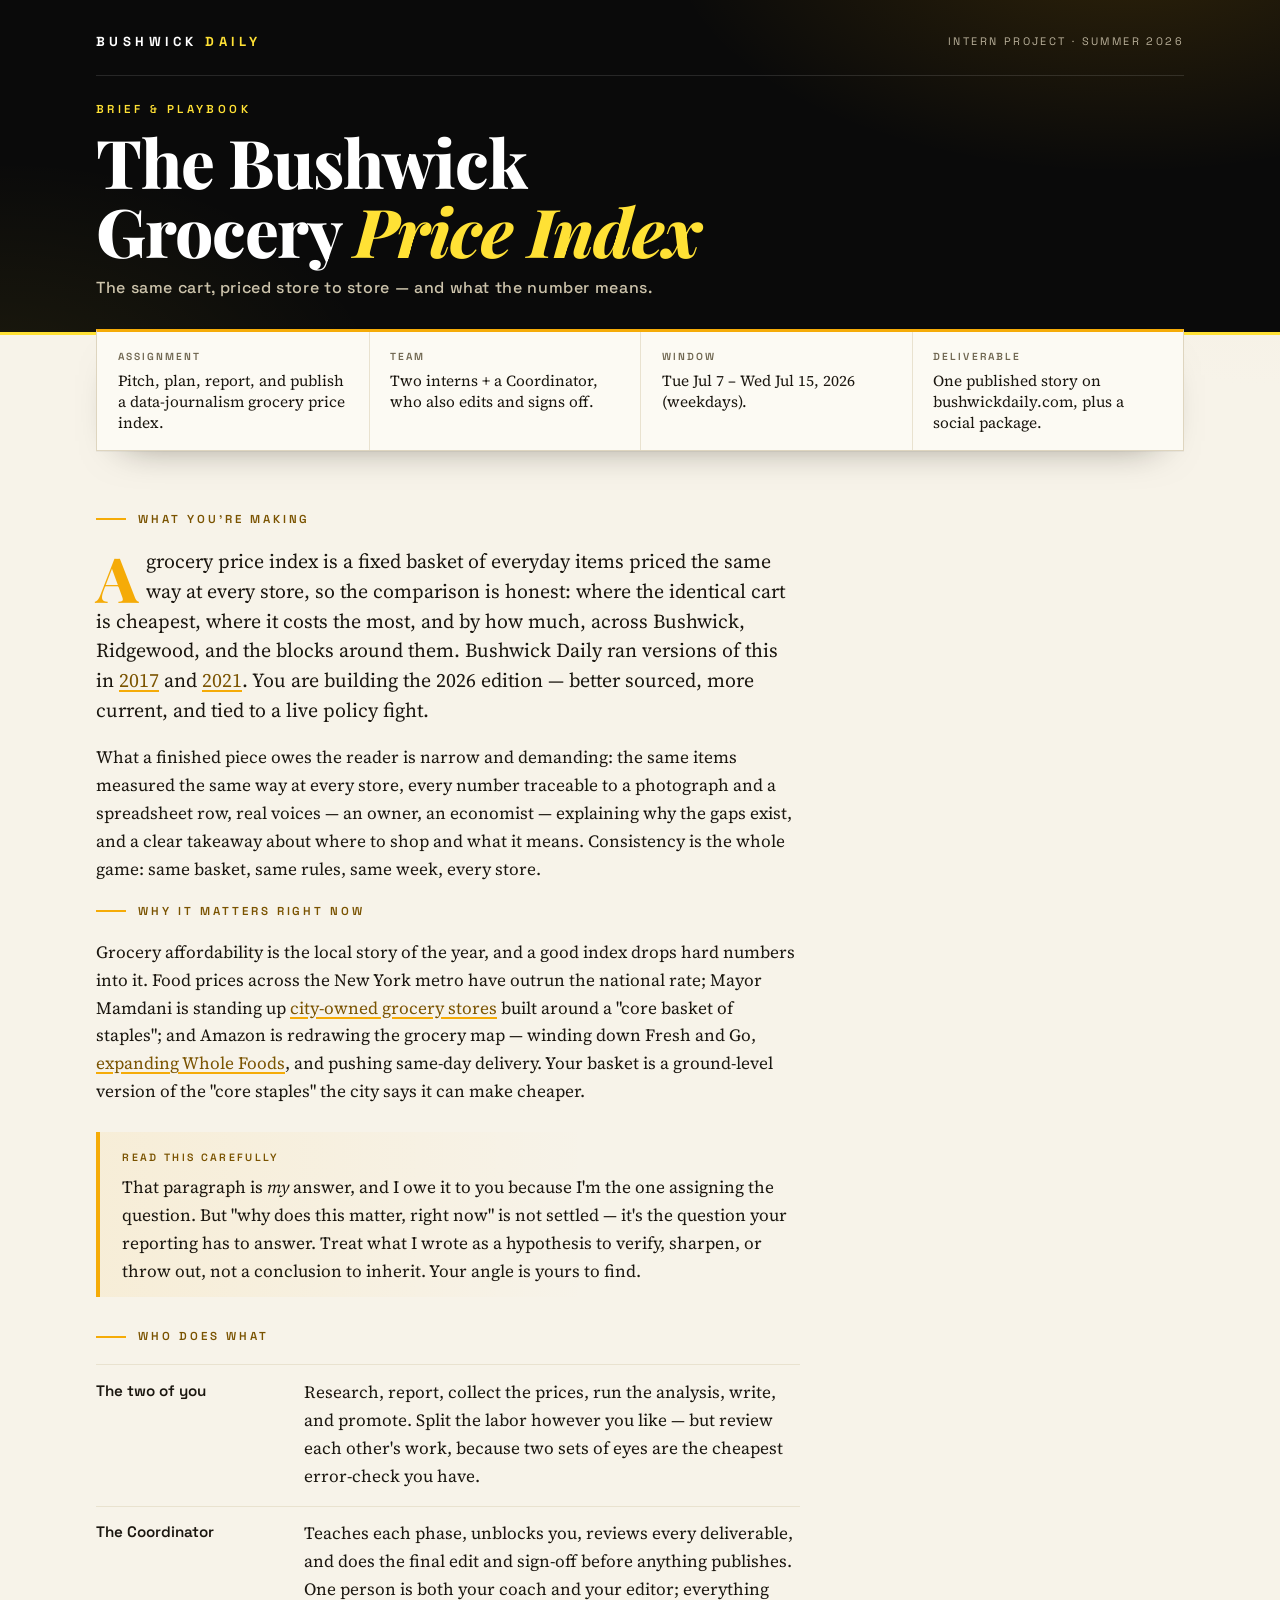
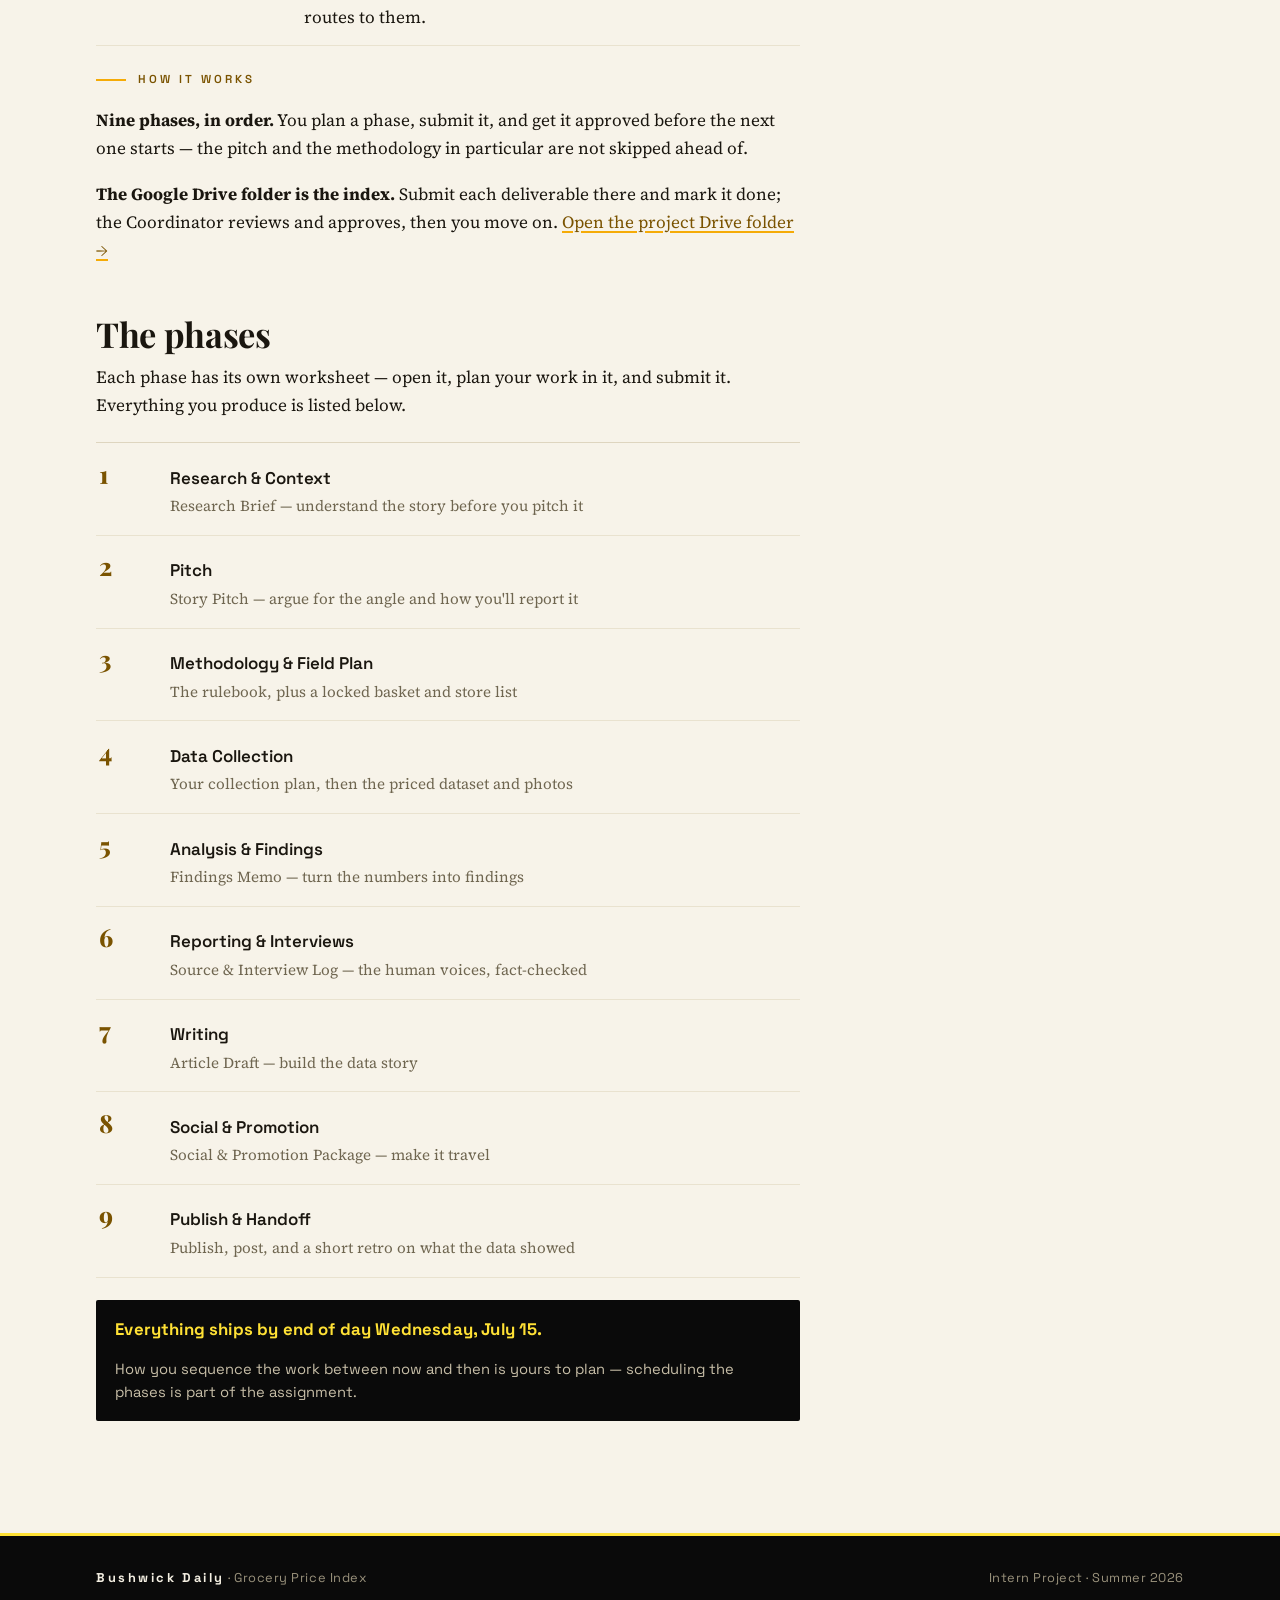
<file: index.html>
<!doctype html>
<html lang="en">
<head>
<meta charset="utf-8">
<meta name="viewport" content="width=device-width, initial-scale=1">
<title>The Bushwick Grocery Price Index — Brief &amp; Playbook</title>
<meta name="description" content="Intern project, Summer 2026: pitch, plan, report, and publish a data-journalism grocery price index for Bushwick Daily.">
<link rel="preconnect" href="https://fonts.googleapis.com">
<link rel="preconnect" href="https://fonts.gstatic.com" crossorigin>
<link href="https://fonts.googleapis.com/css2?family=Playfair+Display:ital,wght@0,600;0,700;0,800;1,600;1,700&family=Source+Serif+4:ital,opsz,wght@0,8..60,400;0,8..60,500;0,8..60,600;1,8..60,400&family=Space+Grotesk:wght@400;500;600;700&display=swap" rel="stylesheet">
<link rel="stylesheet" href="assets/css/bd.css">
</head>
<body>

<header class="masthead">
  <div class="masthead__inner">
    <div class="masthead__top reveal d1">
      <p class="wordmark">Bushwick<b>&nbsp;Daily</b></p>
      <p class="masthead__meta">Intern Project · Summer 2026</p>
    </div>
    <span class="kicker reveal d2">Brief &amp; Playbook</span>
    <h1 class="reveal d2">The Bushwick<br>Grocery <em>Price Index</em></h1>
    <p class="masthead__dek reveal d3">The same cart, priced store to store — and what the number means.</p>
  </div>
</header>

<section class="metastrip reveal d4" aria-label="Assignment at a glance">
  <dl class="metastrip__card">
    <div class="metastrip__cell"><dt>Assignment</dt><dd>Pitch, plan, report, and publish a data-journalism grocery price index.</dd></div>
    <div class="metastrip__cell"><dt>Team</dt><dd>Two interns + a Coordinator, who also edits and signs off.</dd></div>
    <div class="metastrip__cell"><dt>Window</dt><dd>Tue Jul 7 – Wed Jul 15, 2026 (weekdays).</dd></div>
    <div class="metastrip__cell"><dt>Deliverable</dt><dd>One published story on bushwickdaily.com, plus a social package.</dd></div>
  </dl>
</section>

<main class="doc">
  <div class="doc__body">

    <p class="eyebrow">What you're making</p>
    <p class="lead lead--drop">A grocery price index is a fixed basket of everyday items priced the same way at every store, so the comparison is honest: where the identical cart is cheapest, where it costs the most, and by how much, across Bushwick, Ridgewood, and the blocks around them. Bushwick Daily ran versions of this in
      <a href="https://bushwickdaily.com/guides/4535-ultimate-guide-to-grocery-shopping-bushwick/" target="_blank" rel="noopener">2017</a> and
      <a href="https://bushwickdaily.com/guides/bushwick-ridgewood-supermarkets-grocery-stores/" target="_blank" rel="noopener">2021</a>.
      You are building the 2026 edition — better sourced, more current, and tied to a live policy fight.</p>

    <p>What a finished piece owes the reader is narrow and demanding: the same items measured the same way at every store, every number traceable to a photograph and a spreadsheet row, real voices — an owner, an economist — explaining why the gaps exist, and a clear takeaway about where to shop and what it means. Consistency is the whole game: same basket, same rules, same week, every store.</p>

    <p class="eyebrow">Why it matters right now</p>
    <p>Grocery affordability is the local story of the year, and a good index drops hard numbers into it. Food prices across the New York metro have outrun the national rate; Mayor Mamdani is standing up
      <a href="https://bushwickdaily.com/news/council-speaker-wants-25m-more-for-food-pantries-and-stayed-silent-on-mamdanis-city-owned-grocery-stores/" target="_blank" rel="noopener">city-owned grocery stores</a>
      built around a "core basket of staples"; and Amazon is redrawing the grocery map — winding down Fresh and Go,
      <a href="https://bushwickdaily.com/news/whole-foods-is-coming-to-bushwick/" target="_blank" rel="noopener">expanding Whole Foods</a>, and pushing same-day delivery. Your basket is a ground-level version of the "core staples" the city says it can make cheaper.</p>

    <div class="answer">
      <span class="tag">Read this carefully</span>
      <p style="margin-bottom:.6rem">That paragraph is <em>my</em> answer, and I owe it to you because I'm the one assigning the question. But "why does this matter, right now" is not settled — it's the question your reporting has to answer. Treat what I wrote as a hypothesis to verify, sharpen, or throw out, not a conclusion to inherit. Your angle is yours to find.</p>
    </div>

    <p class="eyebrow">Who does what</p>
    <ul class="roles">
      <li><span class="who">The two of you</span><span>Research, report, collect the prices, run the analysis, write, and promote. Split the labor however you like — but review each other's work, because two sets of eyes are the cheapest error-check you have.</span></li>
      <li><span class="who">The Coordinator</span><span>Teaches each phase, unblocks you, reviews every deliverable, and does the final edit and sign-off before anything publishes. One person is both your coach and your editor; everything routes to them.</span></li>
    </ul>

    <p class="eyebrow">How it works</p>
    <p><strong>Nine phases, in order.</strong> You plan a phase, submit it, and get it approved before the next one starts — the pitch and the methodology in particular are not skipped ahead of.</p>
    <p><strong>The Google Drive folder is the index.</strong> Submit each deliverable there and mark it done; the Coordinator reviews and approves, then you move on. <span class="muted" data-drive-note>(Drive link added here when the folder is live.)</span></p>

    <h2 id="phases">The phases</h2>
    <p>Each phase has its own worksheet — open it, plan your work in it, and submit it. Everything you produce is listed below.</p>

    <nav class="phases" aria-label="Project phases">
      <a class="phase" href="phases/phase-1-research-brief.html">
        <span class="phase__n">1</span>
        <span><span class="phase__title">Research &amp; Context</span><span class="phase__deliv">Research Brief — understand the story before you pitch it</span></span>
        <span class="phase__go">Open →</span></a>
      <a class="phase" href="phases/phase-2-story-pitch.html">
        <span class="phase__n">2</span>
        <span><span class="phase__title">Pitch</span><span class="phase__deliv">Story Pitch — argue for the angle and how you'll report it</span></span>
        <span class="phase__go">Open →</span></a>
      <a class="phase" href="phases/phase-3-methodology-and-field-plan.html">
        <span class="phase__n">3</span>
        <span><span class="phase__title">Methodology &amp; Field Plan</span><span class="phase__deliv">The rulebook, plus a locked basket and store list</span></span>
        <span class="phase__go">Open →</span></a>
      <a class="phase" href="phases/phase-4-data-collection.html">
        <span class="phase__n">4</span>
        <span><span class="phase__title">Data Collection</span><span class="phase__deliv">Your collection plan, then the priced dataset and photos</span></span>
        <span class="phase__go">Open →</span></a>
      <a class="phase" href="phases/phase-5-findings-memo.html">
        <span class="phase__n">5</span>
        <span><span class="phase__title">Analysis &amp; Findings</span><span class="phase__deliv">Findings Memo — turn the numbers into findings</span></span>
        <span class="phase__go">Open →</span></a>
      <a class="phase" href="phases/phase-6-source-and-interview-log.html">
        <span class="phase__n">6</span>
        <span><span class="phase__title">Reporting &amp; Interviews</span><span class="phase__deliv">Source &amp; Interview Log — the human voices, fact-checked</span></span>
        <span class="phase__go">Open →</span></a>
      <a class="phase" href="phases/phase-7-article-draft.html">
        <span class="phase__n">7</span>
        <span><span class="phase__title">Writing</span><span class="phase__deliv">Article Draft — build the data story</span></span>
        <span class="phase__go">Open →</span></a>
      <a class="phase" href="phases/phase-8-social-and-promotion-package.html">
        <span class="phase__n">8</span>
        <span><span class="phase__title">Social &amp; Promotion</span><span class="phase__deliv">Social &amp; Promotion Package — make it travel</span></span>
        <span class="phase__go">Open →</span></a>
      <a class="phase" href="phases/phase-9-publish-and-handoff.html">
        <span class="phase__n">9</span>
        <span><span class="phase__title">Publish &amp; Handoff</span><span class="phase__deliv">Publish, post, and a short retro on what the data showed</span></span>
        <span class="phase__go">Open →</span></a>
    </nav>

    <div class="deadline">
      <b>Everything ships by end of day Wednesday, July 15.</b>
      <span>How you sequence the work between now and then is yours to plan — scheduling the phases is part of the assignment.</span>
    </div>

  </div>
</main>

<footer class="foot">
  <div class="foot__inner">
    <span><b>Bushwick&nbsp;Daily</b> · Grocery Price Index</span>
    <span>Intern Project · Summer 2026</span>
  </div>
</footer>

<script src="assets/js/config.js"></script>
<script>
  // Surface the Drive folder link once it's configured.
  (function () {
    var url = (window.BD_CONFIG && window.BD_CONFIG.DRIVE_FOLDER_URL) || "";
    var note = document.querySelector("[data-drive-note]");
    if (url && note) {
      note.innerHTML = '<a href="' + url + '" target="_blank" rel="noopener">Open the project Drive folder →</a>';
    }
  })();
</script>
</body>
</html>
</file>
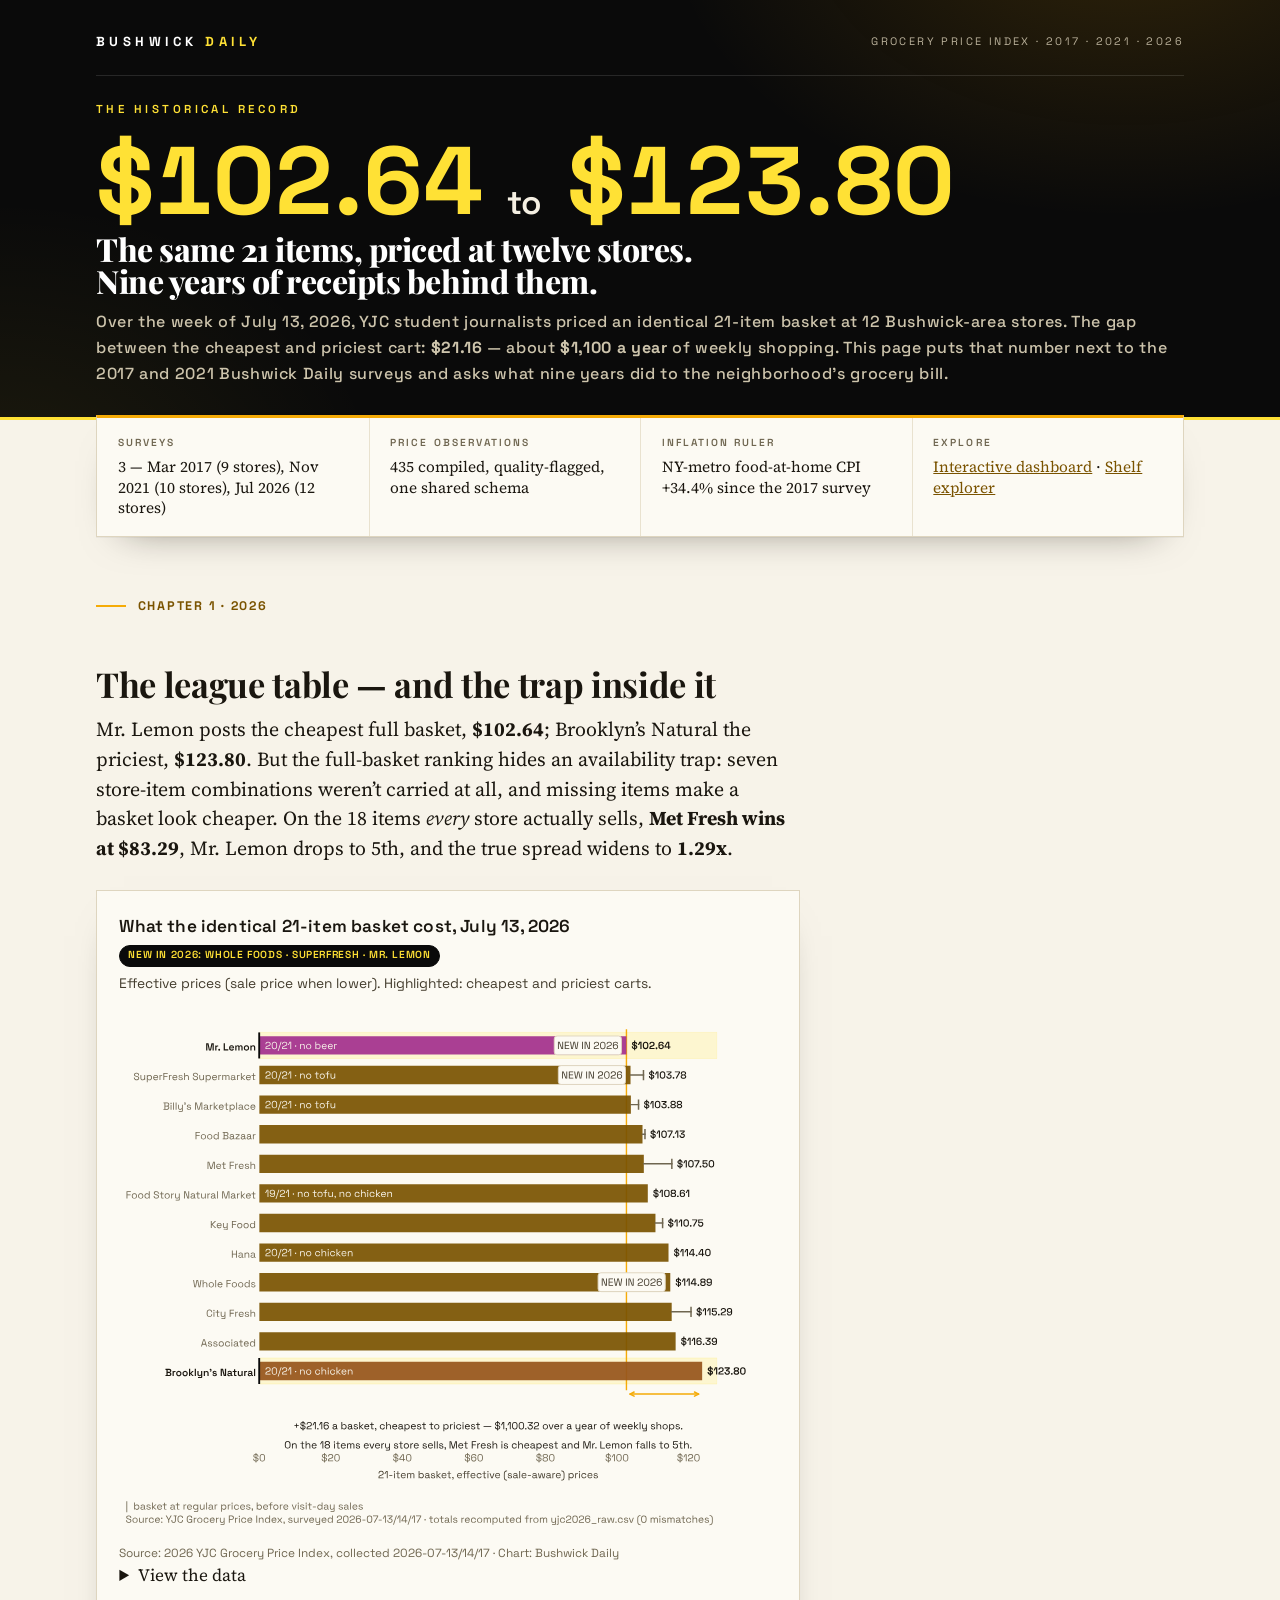
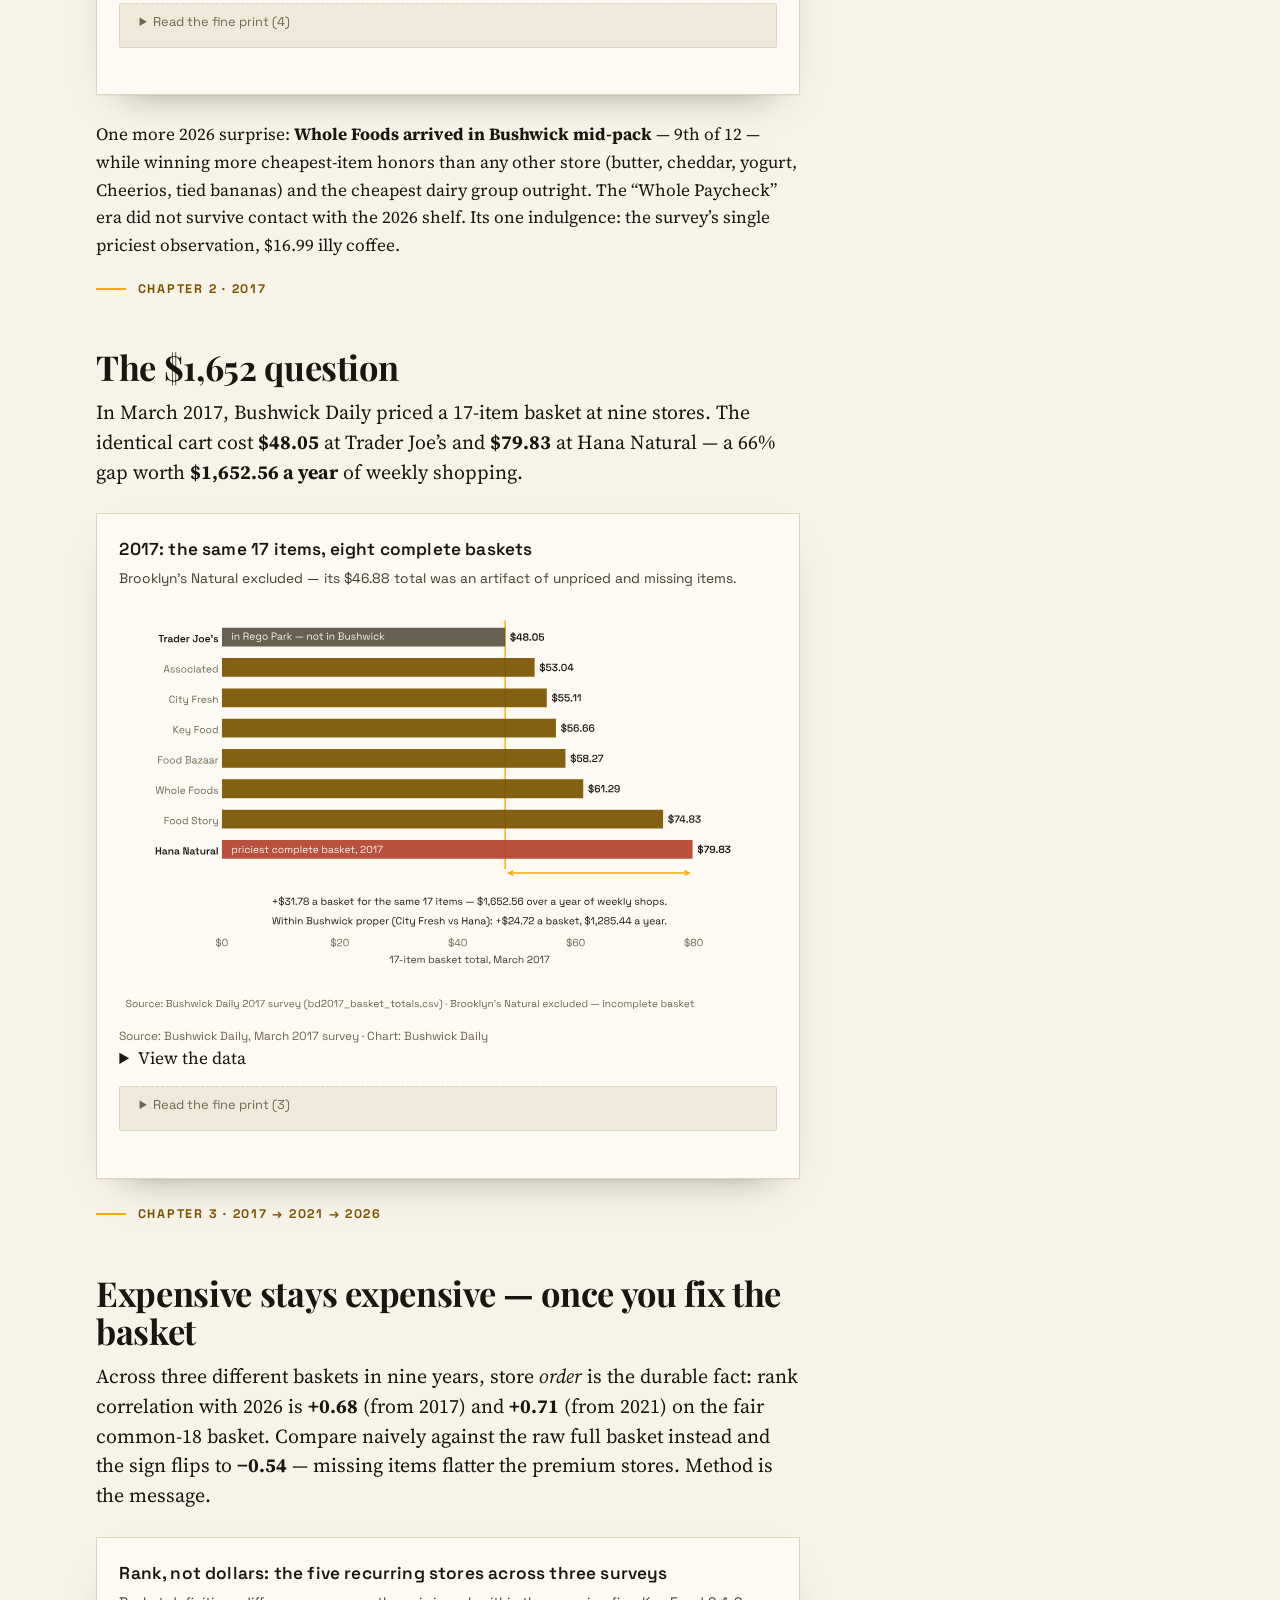
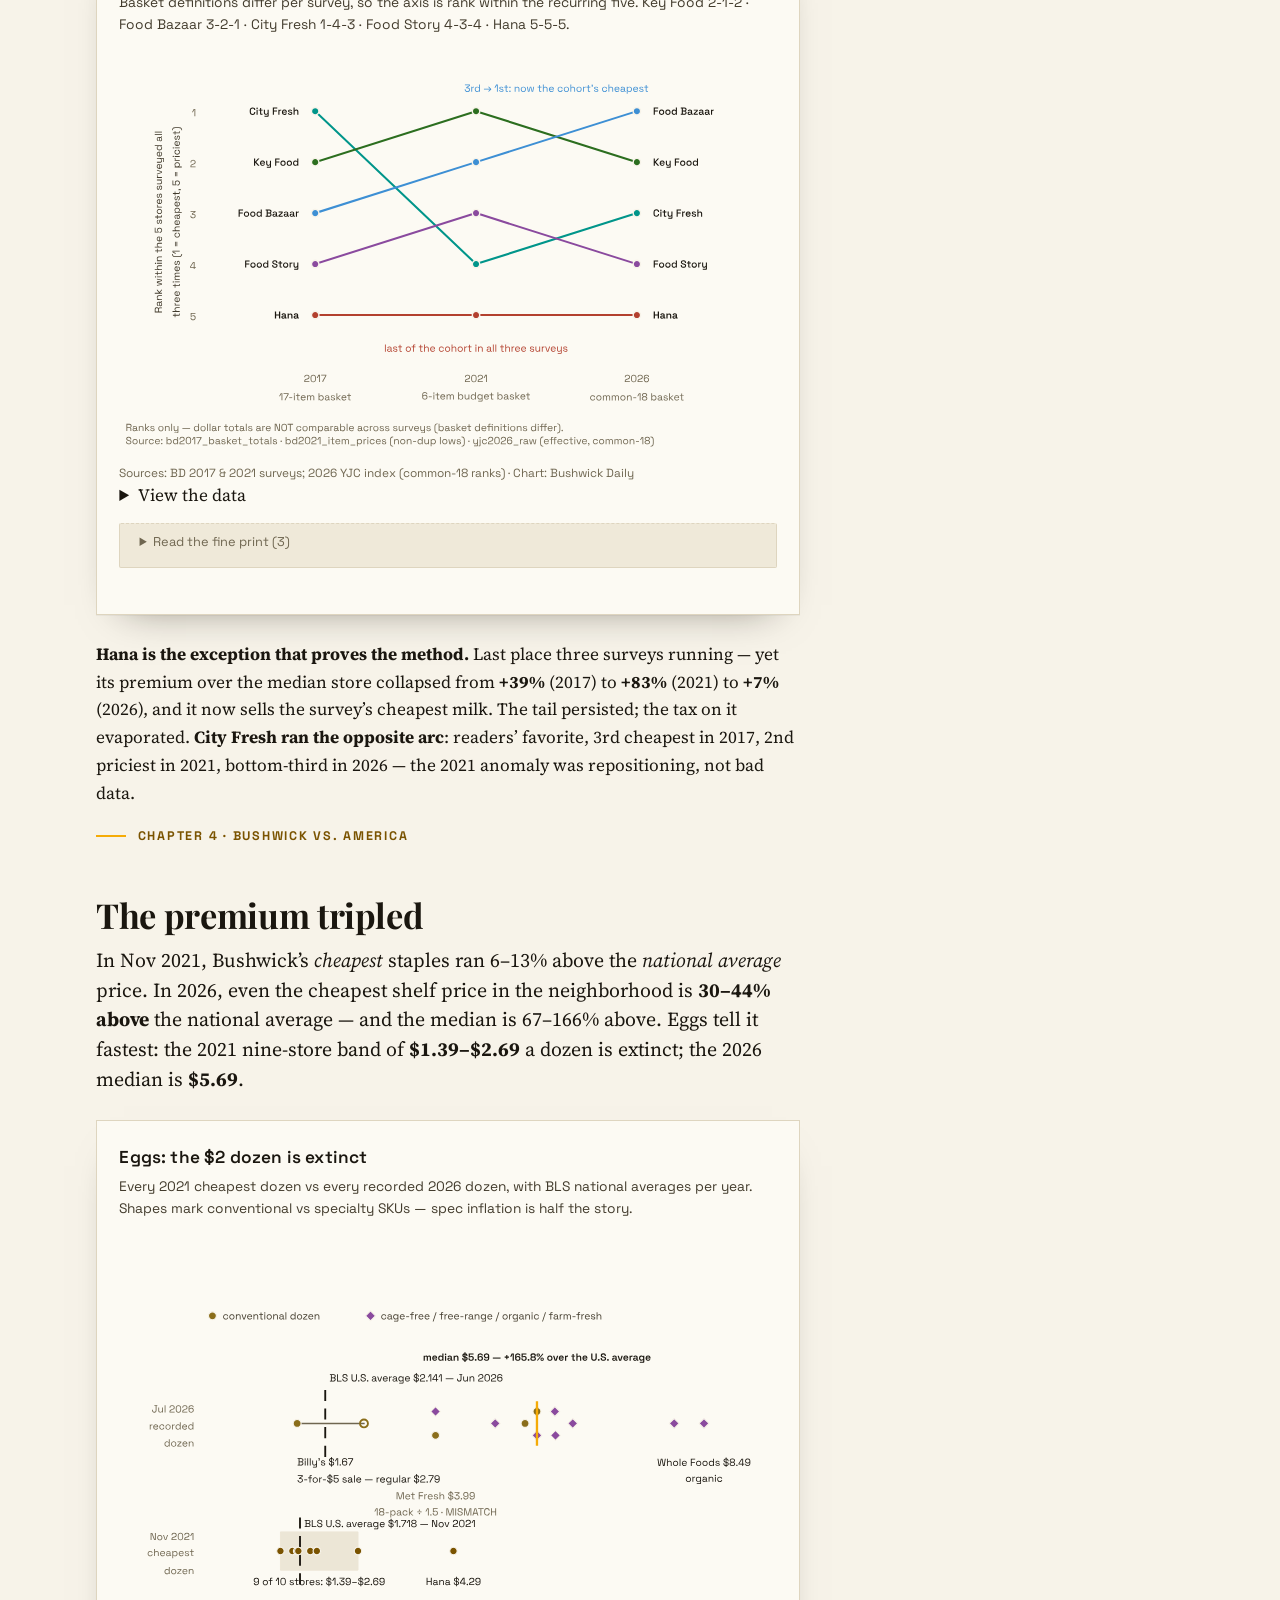
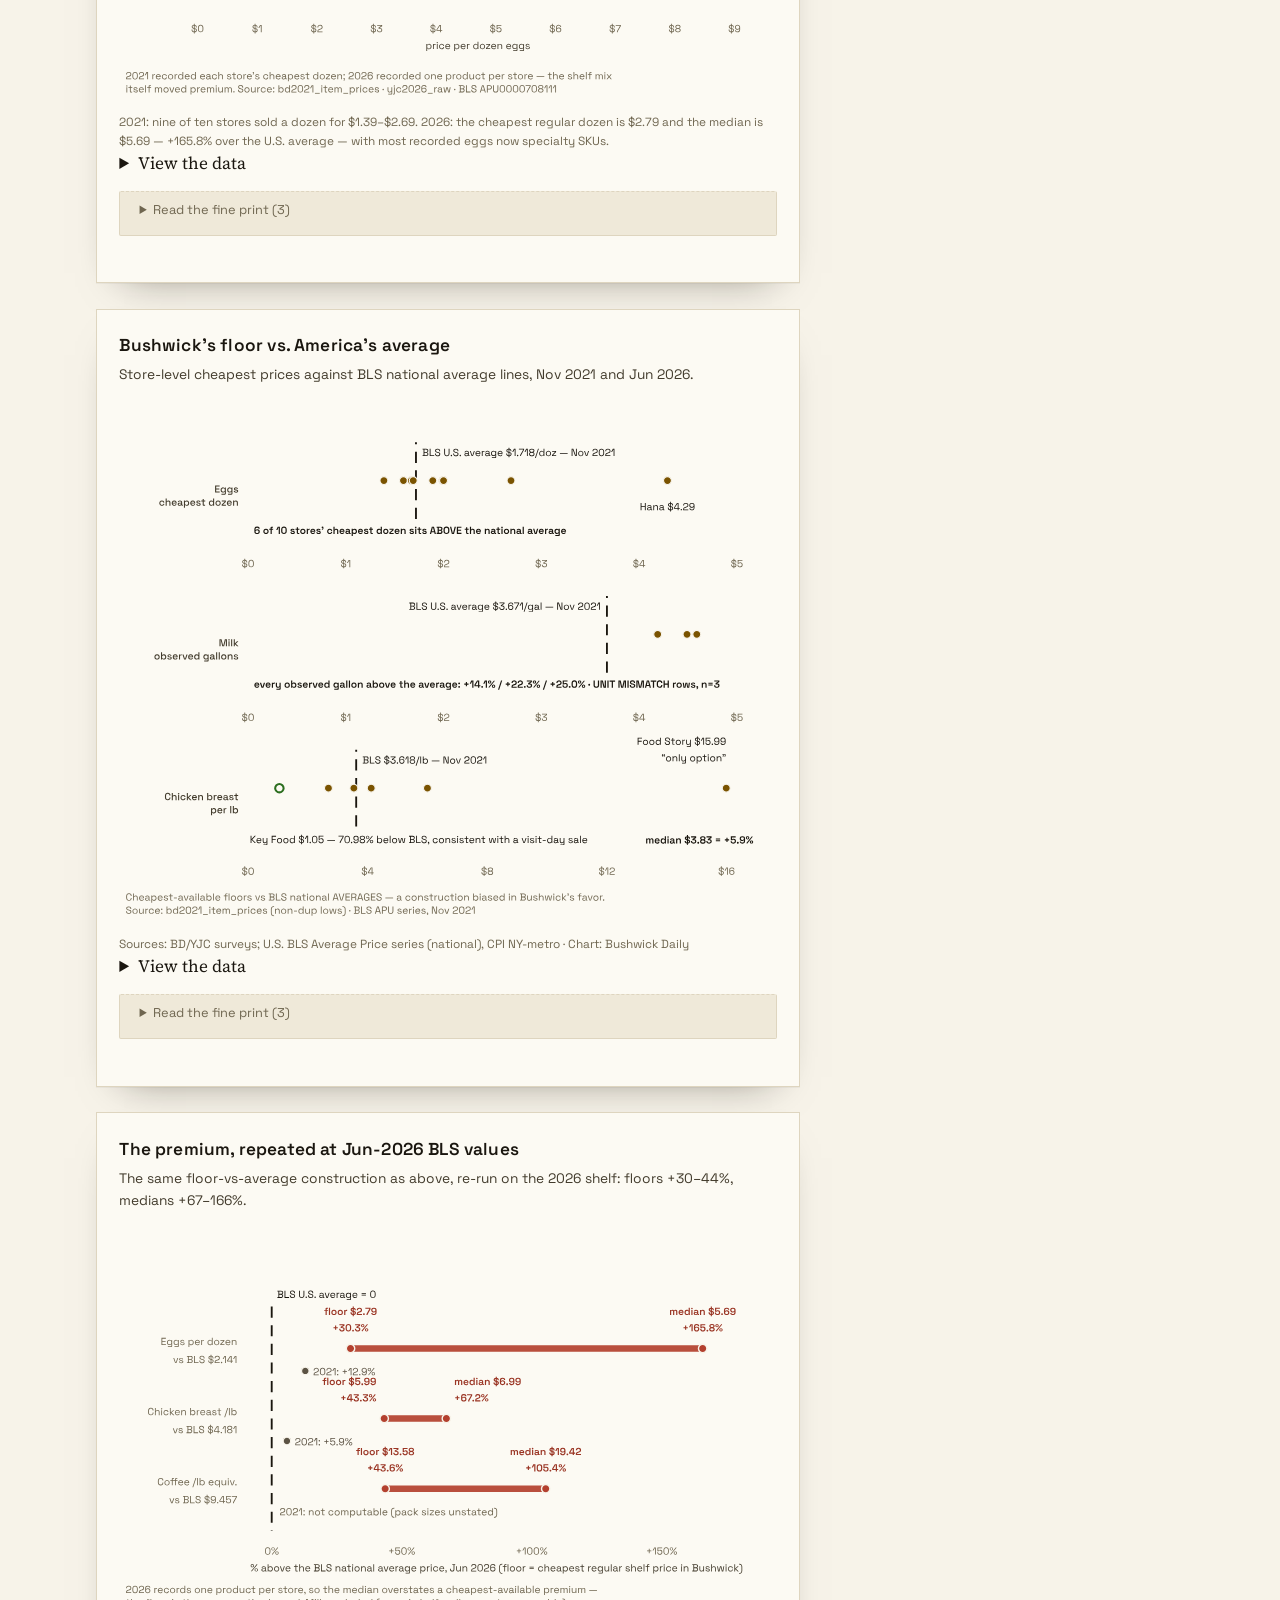
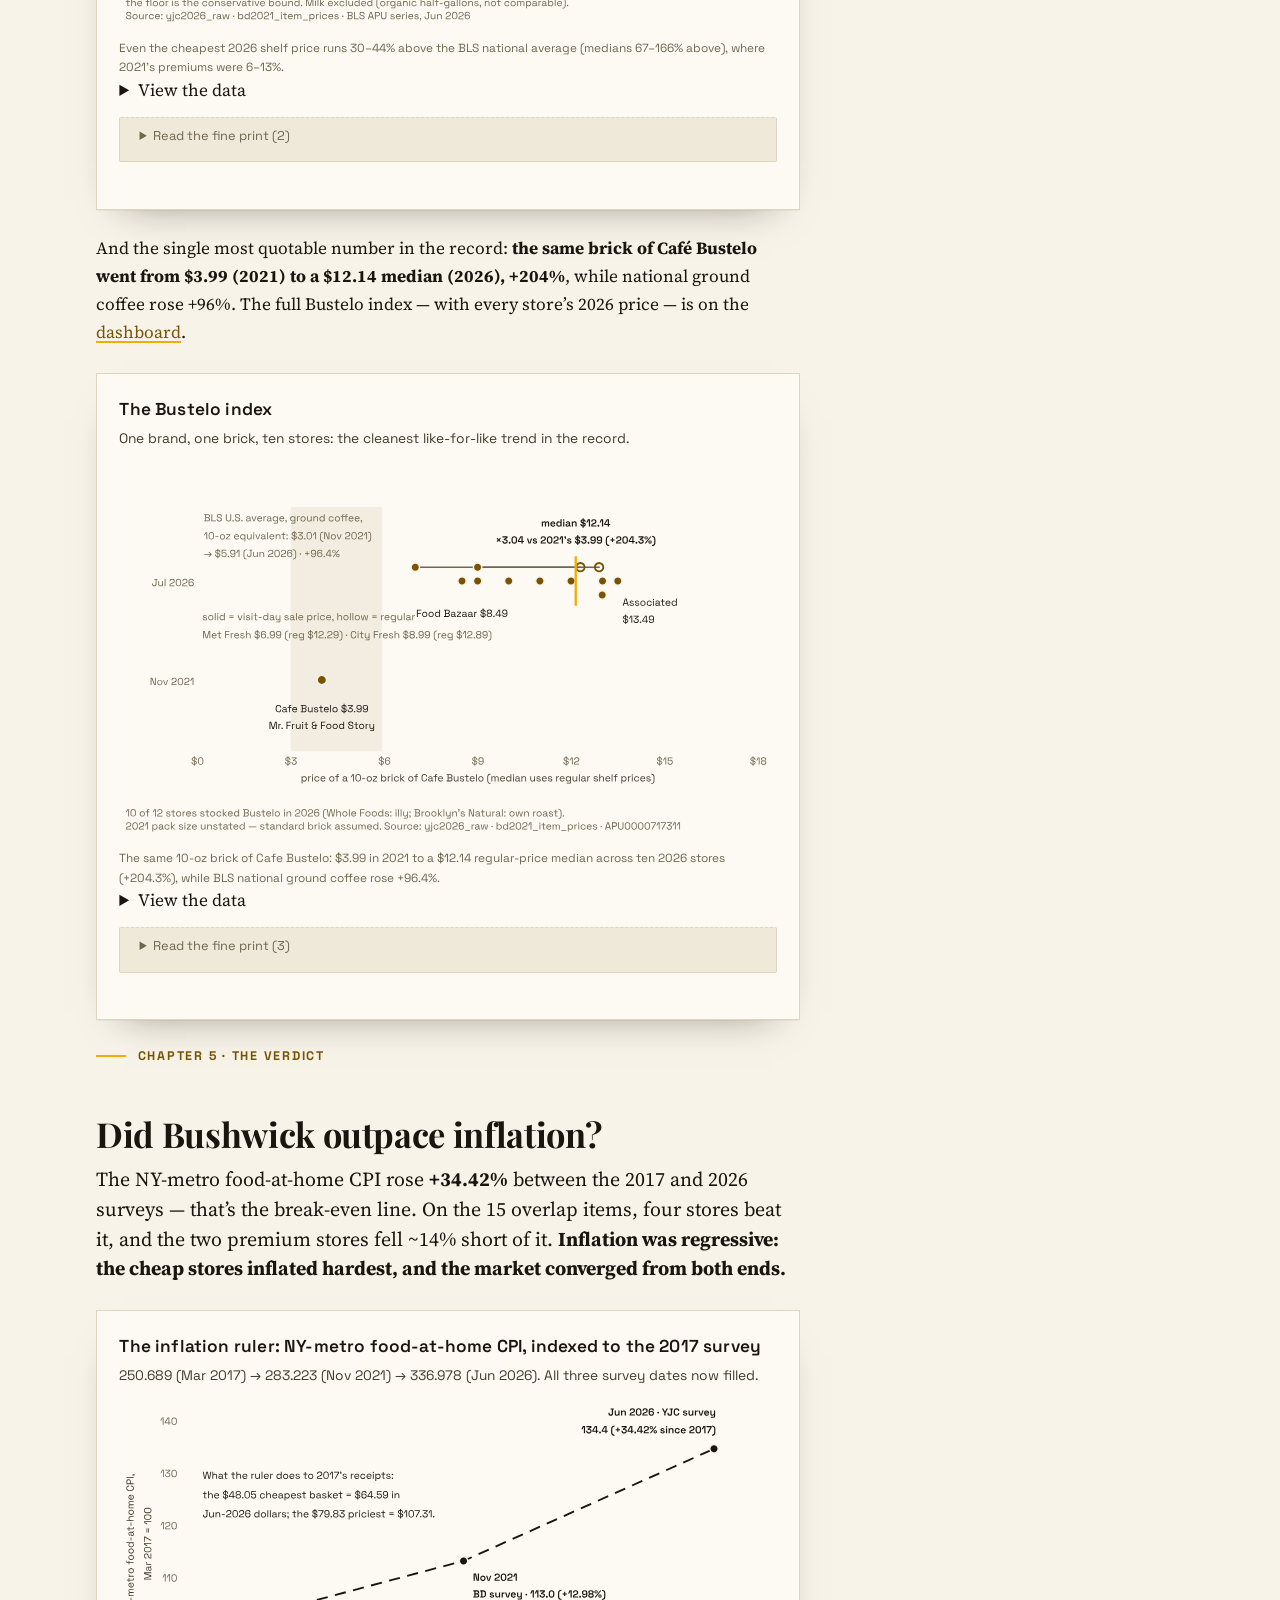
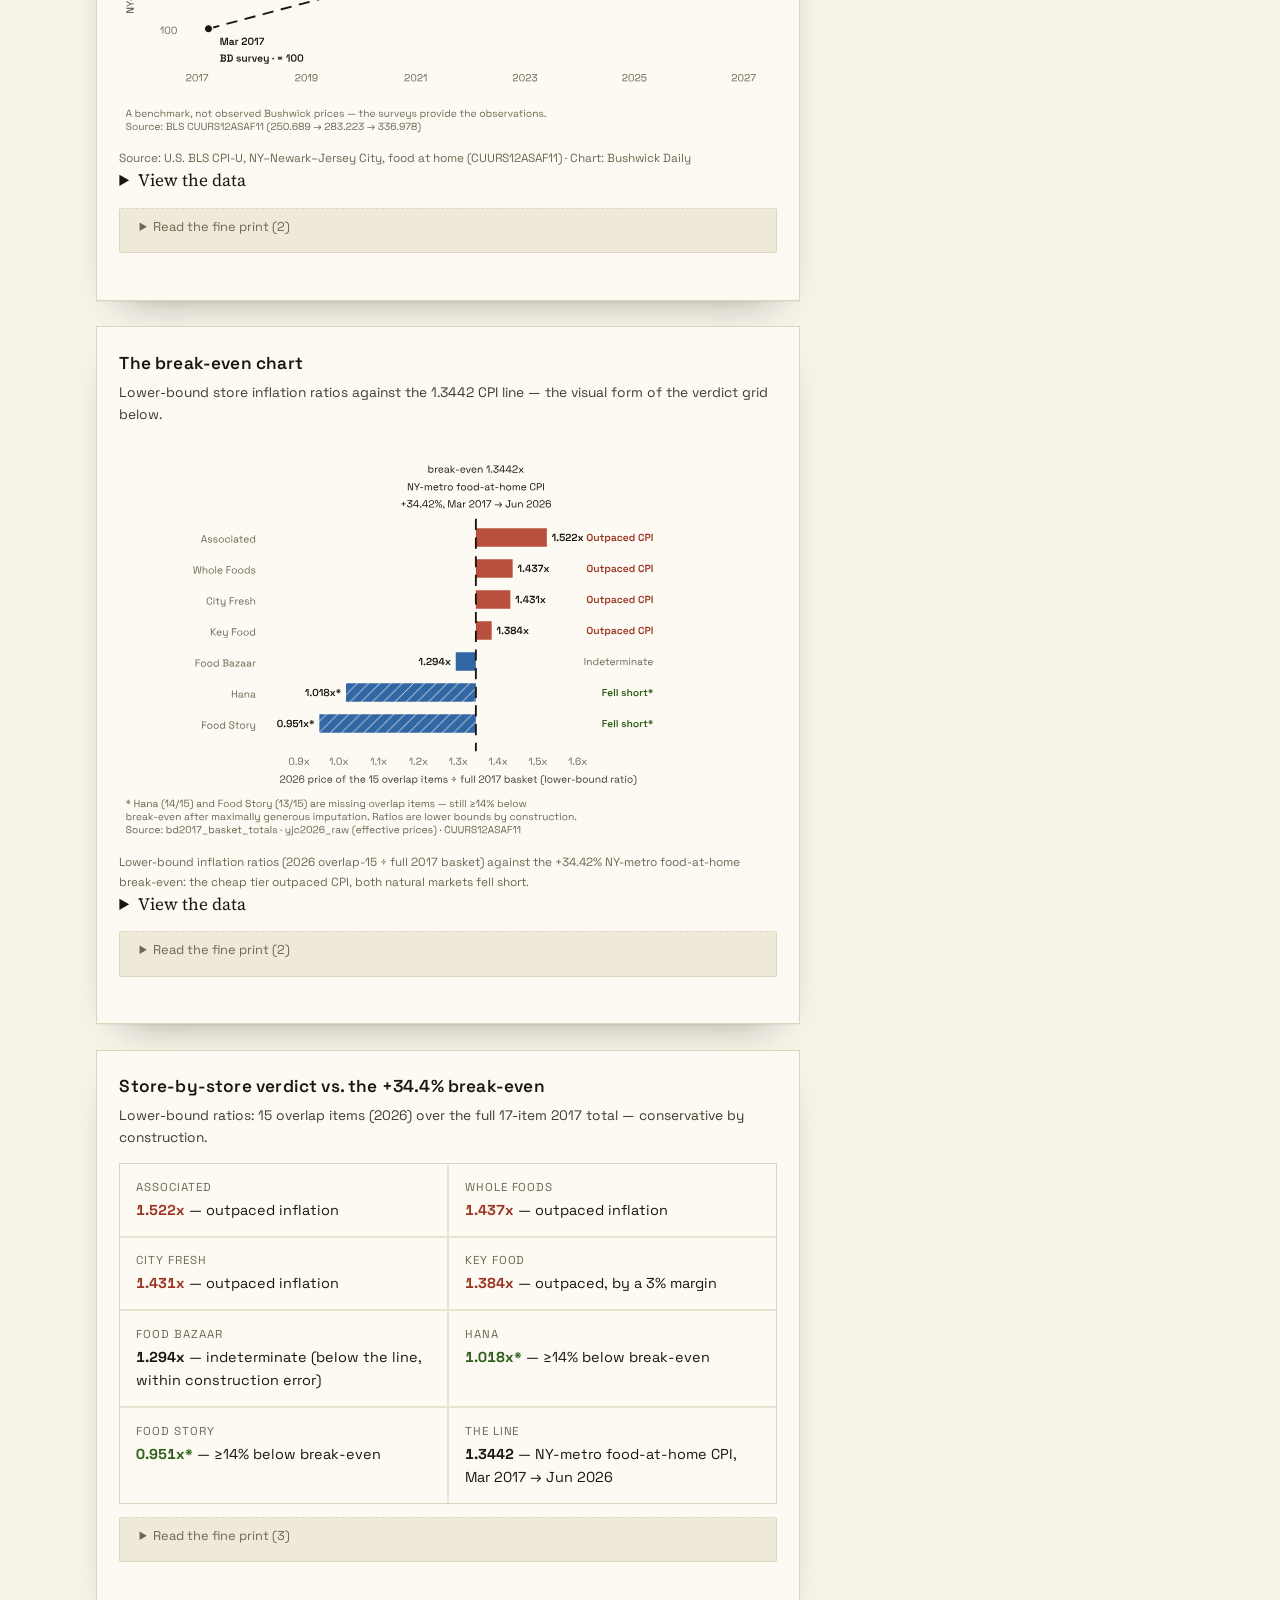
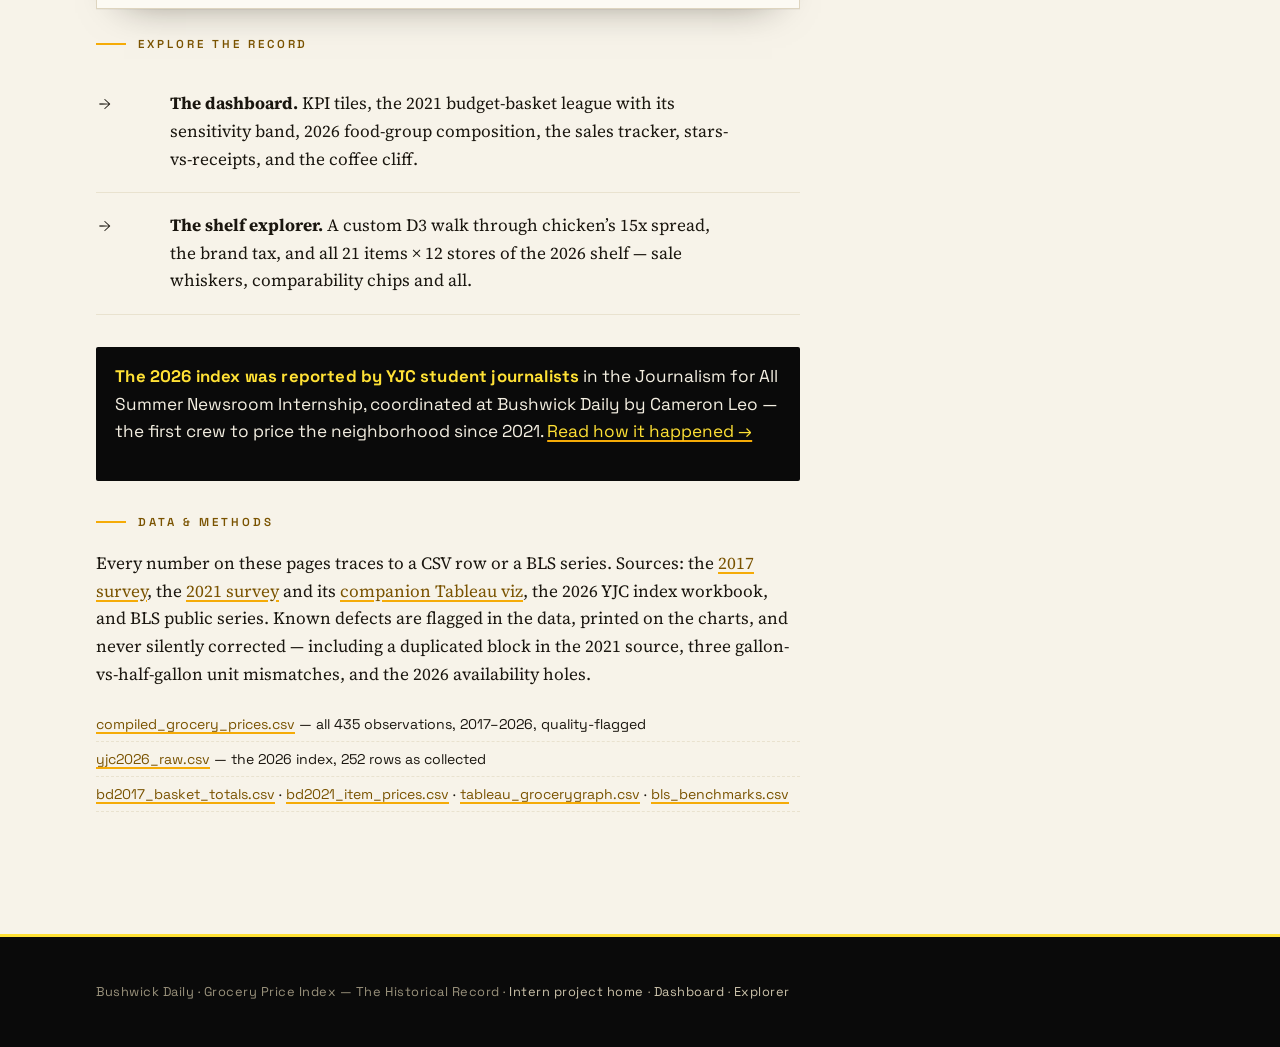
<file: historical/index.html>
<!doctype html>
<html lang="en">
<head>
<meta charset="utf-8">
<meta name="viewport" content="width=device-width, initial-scale=1">
<title>The Historical Record — Bushwick Grocery Price Index, 2017 · 2021 · 2026</title>
<meta name="description" content="Nine years of grocery prices in Bushwick and Ridgewood: the 2017 and 2021 Bushwick Daily surveys, the 2026 YJC student index, and what they say together.">
<link rel="preconnect" href="https://fonts.googleapis.com">
<link rel="preconnect" href="https://fonts.gstatic.com" crossorigin>
<link href="https://fonts.googleapis.com/css2?family=Playfair+Display:ital,wght@0,600;0,700;0,800;1,600;1,700&family=Source+Serif+4:ital,opsz,wght@0,8..60,400;0,8..60,500;0,8..60,600;1,8..60,400&family=Space+Grotesk:wght@400;500;600;700&display=swap" rel="stylesheet">
<link rel="stylesheet" href="../assets/css/bd.css">
<link rel="stylesheet" href="assets/viz.css">
<style>
  .hero-stat {
    font-family: var(--f-ui); font-weight: 700; font-variant-numeric: tabular-nums;
    font-size: clamp(3.4rem, 9vw, 6rem); line-height: 1; color: var(--bd-yellow);
    margin: .4rem 0 .2rem;
  }
  .hero-stat small { font-size: .35em; font-weight: 600; color: #f4efe2; letter-spacing: .01em; }
  .chapter-num {
    font-family: var(--f-ui); font-weight: 700; font-size: .78rem; letter-spacing: .14em;
    text-transform: uppercase; color: var(--bd-gold-deep);
  }
  .verdict-grid { display: grid; grid-template-columns: 1fr; gap: 2px; background: var(--line-soft); border: 1px solid var(--line); }
  @media (min-width: 720px) { .verdict-grid { grid-template-columns: 1fr 1fr; } }
  .verdict-cell { background: var(--paper-card); padding: .85rem 1rem; font-family: var(--f-ui); font-size: .9rem; }
  .verdict-cell b { font-variant-numeric: tabular-nums; }
  .verdict-cell .who { display: block; font-size: .72rem; letter-spacing: .08em; text-transform: uppercase; color: var(--ink-mute); margin-bottom: .15rem; }
  .up { color: var(--viz-above); } .down { color: var(--viz-below); }
  .dl-list { list-style: none; padding: 0; margin: .6rem 0; font-family: var(--f-ui); font-size: .88rem; }
  .dl-list li { padding: .35rem 0; border-bottom: 1px dashed var(--line-soft); }
</style>
</head>
<body>

<header class="masthead">
  <div class="masthead__inner">
    <div class="masthead__top reveal d1">
      <p class="wordmark">Bushwick<b>&nbsp;Daily</b></p>
      <p class="masthead__meta">Grocery Price Index · 2017 · 2021 · 2026</p>
    </div>
    <span class="kicker reveal d2">The Historical Record</span>
    <p class="hero-stat reveal d2">$102.64 <small>to</small> $123.80</p>
    <h1 class="reveal d2" style="font-size:clamp(1.4rem,3.2vw,2rem)">The same 21 items, priced at twelve stores.<br>Nine years of receipts behind them.</h1>
    <p class="masthead__dek reveal d3">Over the week of July 13, 2026, YJC student journalists priced an identical 21-item basket at 12 Bushwick-area stores. The gap between the cheapest and priciest cart: <b>$21.16</b> — about <b>$1,100 a year</b> of weekly shopping. This page puts that number next to the 2017 and 2021 Bushwick Daily surveys and asks what nine years did to the neighborhood's grocery bill.</p>
  </div>
</header>

<section class="metastrip reveal d4" aria-label="The record at a glance">
  <dl class="metastrip__card">
    <div class="metastrip__cell"><dt>Surveys</dt><dd>3 — Mar 2017 (9 stores), Nov 2021 (10 stores), Jul 2026 (12 stores)</dd></div>
    <div class="metastrip__cell"><dt>Price observations</dt><dd>435 compiled, quality-flagged, one shared schema</dd></div>
    <div class="metastrip__cell"><dt>Inflation ruler</dt><dd>NY-metro food-at-home CPI +34.4% since the 2017 survey</dd></div>
    <div class="metastrip__cell"><dt>Explore</dt><dd><a href="dashboard.html">Interactive dashboard</a> · <a href="explorer.html">Shelf explorer</a></dd></div>
  </dl>
</section>

<main class="doc">
  <div class="doc__body">

    <p class="eyebrow chapter-num">Chapter 1 · 2026</p>
    <h2 class="section-h">The league table — and the trap inside it</h2>
    <p class="lead">Mr. Lemon posts the cheapest full basket, <b>$102.64</b>; Brooklyn&rsquo;s Natural the priciest, <b>$123.80</b>. But the full-basket ranking hides an availability trap: seven store-item combinations weren&rsquo;t carried at all, and missing items make a basket look cheaper. On the 18 items <em>every</em> store actually sells, <b>Met Fresh wins at $83.29</b>, Mr. Lemon drops to 5th, and the true spread widens to <b>1.29x</b>.</p>

    <!-- FIGURE:S1 hero 2026 league table -->
    <figure class="figure-frame" data-figure="s1-league-2026">
      <h3>What the identical 21-item basket cost, July 13, 2026 <span class="chip-flag chip-flag--new">New in 2026: Whole Foods · SuperFresh · Mr. Lemon</span></h3>
      <p class="dek">Effective prices (sale price when lower). Highlighted: cheapest and priciest carts.</p>
      <picture>
        <source media="(max-width: 619px)" srcset="figures/fig-league-2026-narrow.svg">
        <img src="figures/fig-league-2026-wide.svg" alt="Bar chart: 2026 basket totals for 12 Bushwick stores, from Mr. Lemon at $102.64 to Brooklyn's Natural at $123.80 — a $21.16-per-basket gap worth $1,100.32 a year. Stores missing items (no beer, tofu, or chicken) are noted on their bars; hollow tick marks show each store's basket at regular pre-sale prices; Mr. Lemon, SuperFresh, and Whole Foods carry NEW IN 2026 chips. A note states that on the 18 items every store sells, Met Fresh is cheapest and Mr. Lemon falls to 5th. Full data in the table below.">
      </picture>
      <figcaption>Source: 2026 YJC Grocery Price Index, collected 2026-07-13/14/17 · Chart: Bushwick Daily</figcaption>
      <details class="data-table"><summary>View the data</summary>
        <table class="grid">
          <thead><tr><th>Store</th><th>Full basket (21)</th><th>Items priced</th><th>Common-18 basket</th><th>Flags</th></tr></thead>
          <tbody>
            <tr><td>Mr. Lemon</td><td>$102.64</td><td>20 (no beer)</td><td>$87.65 (5th)</td><td>NEW IN 2026 · 3 unit Mismatches in produce</td></tr>
            <tr><td>SuperFresh</td><td>$103.78</td><td>20 (no tofu)</td><td>$86.80 (4th)</td><td>NEW IN 2026</td></tr>
            <tr><td>Billy&rsquo;s Marketplace</td><td>$103.88</td><td>20 (no tofu)</td><td>$86.40 (3rd)</td><td>—</td></tr>
            <tr><td>Food Bazaar</td><td>$107.13</td><td>21</td><td>$83.66 (2nd)</td><td>—</td></tr>
            <tr><td>Met Fresh</td><td>$107.50</td><td>21</td><td>$83.29 (1st)</td><td>—</td></tr>
            <tr><td>Food Story Natural Market</td><td>$108.61</td><td>19 (no tofu, no chicken)</td><td>$95.62 (10th)</td><td>—</td></tr>
            <tr><td>Key Food</td><td>$110.75</td><td>21</td><td>$87.78 (6th)</td><td>—</td></tr>
            <tr><td>Hana</td><td>$114.40</td><td>20 (no chicken)</td><td>$96.42 (11th)</td><td>—</td></tr>
            <tr><td>Whole Foods</td><td>$114.89</td><td>21</td><td>$93.92 (9th)</td><td>NEW IN 2026 · 81% of rows flagged</td></tr>
            <tr><td>City Fresh</td><td>$115.29</td><td>21</td><td>$93.12 (8th)</td><td>—</td></tr>
            <tr><td>Associated</td><td>$116.39</td><td>21</td><td>$92.42 (7th)</td><td>—</td></tr>
            <tr><td>Brooklyn&rsquo;s Natural</td><td>$123.80</td><td>20 (no chicken)</td><td>$107.82 (12th)</td><td>—</td></tr>
          </tbody>
        </table>
        <p style="font-size:.75rem;color:var(--ink-mute)">Common-18 = the 18 items every store fully priced (tofu, chicken breast, and beer removed; no imputation). Full derivation in <code>analysis/04-analyst-2026-and-synthesis.md</code> (A1).</p>
      </details>
      <details class="note"><summary>Read the fine print (4)</summary>
        <ol>
          <li>Totals use effective prices — the sale price when lower. 18 sale rows were recorded across the tracker (5 with zero savings or excluded); 13 real discounts totaling $21.68. Met Fresh alone had $7.83 of sales, worth four rank places.</li>
          <li>7 unavailable store-item rows clip both tails of the full-basket ranking; pair the printed 1.21x spread with the fairer common-18 1.29x.</li>
          <li>Mr. Lemon&rsquo;s produce carries 3 unit-mismatch comparability flags; Whole Foods&rsquo; basket is 81% substitutions (organic/store-brand) — cheapest-at-store, not like-for-like.</li>
          <li>Single visit per store, collected 2026-07-13/14/17 by YJC student journalists. 67 of 252 rows lack recorded dates (Brooklyn&rsquo;s Natural, Food Story, Whole Foods).</li>
        </ol>
        <p>Reproduce: <code>python3 analysis/scratch2_compute.py</code></p>
      </details>
    </figure>

    <p>One more 2026 surprise: <b>Whole Foods arrived in Bushwick mid-pack</b> — 9th of 12 — while winning more cheapest-item honors than any other store (butter, cheddar, yogurt, Cheerios, tied bananas) and the cheapest dairy group outright. The &ldquo;Whole Paycheck&rdquo; era did not survive contact with the 2026 shelf. Its one indulgence: the survey&rsquo;s single priciest observation, $16.99 illy coffee.</p>

    <p class="eyebrow chapter-num">Chapter 2 · 2017</p>
    <h2 class="section-h">The $1,652 question</h2>
    <p class="lead">In March 2017, Bushwick Daily priced a 17-item basket at nine stores. The identical cart cost <b>$48.05</b> at Trader Joe&rsquo;s and <b>$79.83</b> at Hana Natural — a 66% gap worth <b>$1,652.56 a year</b> of weekly shopping.</p>

    <!-- FIGURE:V1 2017 basket totals -->
    <figure class="figure-frame" data-figure="v1-2017-baskets">
      <h3>2017: the same 17 items, eight complete baskets</h3>
      <p class="dek">Brooklyn&rsquo;s Natural excluded — its $46.88 total was an artifact of unpriced and missing items.</p>
      <picture>
        <source media="(max-width: 619px)" srcset="figures/fig-2017-basket-narrow.svg">
        <img src="figures/fig-2017-basket-wide.svg" alt="Bar chart: 2017 17-item basket totals across 8 stores, from Trader Joe's $48.05 to Hana Natural $79.83 — a 66% gap worth $1,652.56 a year. Trader Joe's bar is marked as located in Rego Park, not Bushwick; within Bushwick proper the City Fresh vs Hana gap is $24.72 a basket, $1,285.44 a year. Full data in the table below." loading="lazy">
      </picture>
      <figcaption>Source: Bushwick Daily, March 2017 survey · Chart: Bushwick Daily</figcaption>
      <details class="data-table"><summary>View the data</summary>
        <table class="grid"><thead><tr><th>Store</th><th>17-item basket</th><th>Note</th></tr></thead><tbody>
<tr><td>Trader Joe&rsquo;s (Rego Park)</td><td>$48.05</td><td>out-of-area benchmark</td></tr>
<tr><td>Associated</td><td>$53.04</td><td></td></tr>
<tr><td>City Fresh</td><td>$55.11</td><td></td></tr>
<tr><td>Key Food</td><td>$56.66</td><td></td></tr>
<tr><td>Food Bazaar</td><td>$58.27</td><td></td></tr>
<tr><td>Whole Foods (Williamsburg)</td><td>$61.29</td><td></td></tr>
<tr><td>Food Story</td><td>$74.83</td><td></td></tr>
<tr><td>Hana Natural</td><td>$79.83</td><td></td></tr>
<tr><td>Brooklyn&rsquo;s Natural</td><td>$46.88</td><td>EXCLUDED — incomplete basket; adjusted est. $62.07 ex-2 items</td></tr>
</tbody></table>
      </details>
      <details class="note"><summary>Read the fine print (3)</summary>
        <ol>
          <li>Single visit per store over four weeks, different staffers, some items on sale at visit time.</li>
          <li>Trader Joe&rsquo;s is in Rego Park — a drive or bike ride, not a neighborhood walk.</li>
          <li>Whole Foods (Williamsburg, $61.29) was only 27.6% above Trader Joe&rsquo;s — and $13.54 cheaper than Food Story.</li>
        </ol>
      </details>
    </figure>

    <p class="eyebrow chapter-num">Chapter 3 · 2017 → 2021 → 2026</p>
    <h2 class="section-h">Expensive stays expensive — once you fix the basket</h2>
    <p class="lead">Across three different baskets in nine years, store <em>order</em> is the durable fact: rank correlation with 2026 is <b>+0.68</b> (from 2017) and <b>+0.71</b> (from 2021) on the fair common-18 basket. Compare naively against the raw full basket instead and the sign flips to <b>−0.54</b> — missing items flatter the premium stores. Method is the message.</p>

    <!-- FIGURE:S2 three-survey rank slope -->
    <figure class="figure-frame" data-figure="s2-rank-slope">
      <h3>Rank, not dollars: the five recurring stores across three surveys</h3>
      <p class="dek">Basket definitions differ per survey, so the axis is rank within the recurring five. Key Food 2-1-2 · Food Bazaar 3-2-1 · City Fresh 1-4-3 · Food Story 4-3-4 · Hana 5-5-5.</p>
      <picture>
        <source media="(max-width: 619px)" srcset="figures/fig-rank-slope-narrow.svg">
        <img src="figures/fig-rank-slope-wide.svg" alt="Slope chart: price rank across the 2017, 2021, and 2026 surveys for the five stores present in all three. City Fresh goes 1-4-3, Key Food 2-1-2, Food Bazaar 3-2-1 (now the cohort's cheapest), Food Story 4-3-4, and Hana 5-5-5 — last in every survey. The axis is rank within the cohort, 1 cheapest to 5 priciest; dollar totals are not comparable across surveys. Full data in the table below." loading="lazy">
      </picture>
      <figcaption>Sources: BD 2017 &amp; 2021 surveys; 2026 YJC index (common-18 ranks) · Chart: Bushwick Daily</figcaption>
      <details class="data-table"><summary>View the data</summary>
        <table class="grid"><thead><tr><th>Store</th><th>2017 rank</th><th>2021 rank</th><th>2026 rank (common-18)</th></tr></thead><tbody>
<tr><td>Key Food</td><td>2</td><td>1</td><td>2</td></tr>
<tr><td>Food Bazaar</td><td>3</td><td>2</td><td>1</td></tr>
<tr><td>City Fresh</td><td>1</td><td>4</td><td>3</td></tr>
<tr><td>Food Story</td><td>4</td><td>3</td><td>4</td></tr>
<tr><td>Hana</td><td>5</td><td>5</td><td>5</td></tr>
</tbody></table>
        <p style="font-size:.75rem;color:var(--ink-mute)">Rank within the five-store recurring cohort, 1 = cheapest. Basket definitions differ per survey — ranks only.</p>
      </details>
      <details class="note"><summary>Read the fine print (3)</summary>
        <ol>
          <li>Three basket definitions (17-item totals; 6-item budget basket; common-18) — rank only, never a cross-year dollar slope.</li>
          <li>City Fresh&rsquo;s 2021 point carries a $18.34–$21.34 sensitivity band from two article-vs-Tableau conflicts; its direction is robust.</li>
          <li>Mr. Fruit (2021) → Mr. Lemon (2026) is an approximate entity mapping and is excluded from this cohort.</li>
        </ol>
      </details>
    </figure>

    <p><b>Hana is the exception that proves the method.</b> Last place three surveys running — yet its premium over the median store collapsed from <b>+39%</b> (2017) to <b>+83%</b> (2021) to <b>+7%</b> (2026), and it now sells the survey&rsquo;s cheapest milk. The tail persisted; the tax on it evaporated. <b>City Fresh ran the opposite arc</b>: readers&rsquo; favorite, 3rd cheapest in 2017, 2nd priciest in 2021, bottom-third in 2026 — the 2021 anomaly was repositioning, not bad data.</p>

    <p class="eyebrow chapter-num">Chapter 4 · Bushwick vs. America</p>
    <h2 class="section-h">The premium tripled</h2>
    <p class="lead">In Nov 2021, Bushwick&rsquo;s <em>cheapest</em> staples ran 6–13% above the <em>national average</em> price. In 2026, even the cheapest shelf price in the neighborhood is <b>30–44% above</b> the national average — and the median is 67–166% above. Eggs tell it fastest: the 2021 nine-store band of <b>$1.39–$2.69</b> a dozen is extinct; the 2026 median is <b>$5.69</b>.</p>

    
    <figure class="figure-frame" data-figure="egg-band">
      <h3>Eggs: the $2 dozen is extinct</h3>
      <p class="dek">Every 2021 cheapest dozen vs every recorded 2026 dozen, with BLS national averages per year. Shapes mark conventional vs specialty SKUs — spec inflation is half the story.</p>
      <picture>
        <source media="(max-width: 619px)" srcset="figures/fig-egg-band-narrow.svg">
        <img src="figures/fig-egg-band-wide.svg" alt="Two-row dot strip chart of egg prices per dozen. Top row, July 2026: twelve recorded prices from Billy's $1.67 sale price (regular $2.79, shown with a sale whisker) to Whole Foods' $8.49 organic dozen, median $5.69 — 165.8% above the BLS U.S. average of $2.141; olive circles mark conventional dozens, plum diamonds mark cage-free, organic, or farm-fresh SKUs, which dominate the upper range. Bottom row, November 2021: nine of ten stores' cheapest dozens cluster between $1.39 and $2.69 around the $1.718 BLS average, with Hana's $4.29 the lone outlier. Met Fresh's 2026 18-pack is adjusted to per-dozen and flagged MISMATCH. Full data in the table below." loading="lazy">
      </picture>
      <figcaption>2021: nine of ten stores sold a dozen for $1.39–$2.69. 2026: the cheapest regular dozen is $2.79 and the median is $5.69 — +165.8% over the U.S. average — with most recorded eggs now specialty SKUs.</figcaption>
      <details class="data-table"><summary>View the data</summary>
        <table class="grid"><thead><tr><th>Store</th><th>2026 price/dozen</th><th>Spec / flags</th><th>2021 cheapest dozen</th></tr></thead><tbody>
<tr><td>Billy&rsquo;s Marketplace</td><td>$2.79 reg ($1.67 sale, 3-for-$5)</td><td>Sunshine Farms · ON SALE</td><td>$1.39</td></tr>
<tr><td>Food Bazaar</td><td>$3.99</td><td>jumbo cage free · DIFFERENT</td><td>$1.59</td></tr>
<tr><td>Hana</td><td>$4.99</td><td>&ldquo;farm fresh&rdquo; · DIFFERENT</td><td>$4.29</td></tr>
<tr><td>SuperFresh</td><td>$5.49</td><td>Sunshine Farms · NEW IN 2026</td><td>—</td></tr>
<tr><td>Associated</td><td>$5.69</td><td>Sunshine Farms</td><td>$2.00</td></tr>
<tr><td>City Fresh</td><td>$5.69</td><td>cage free</td><td>$1.89</td></tr>
<tr><td>Met Fresh</td><td>$5.99 (18-pack; ×12/18 = $3.99/doz)</td><td>MISMATCH</td><td>$1.69</td></tr>
<tr><td>Food Story</td><td>$5.99</td><td>cage free · DIFFERENT</td><td>$2.69</td></tr>
<tr><td>Mr. Lemon</td><td>$6.00</td><td>organic free range · UNCLEAR</td><td>—</td></tr>
<tr><td>Brooklyn&rsquo;s Natural</td><td>$6.29</td><td>free range · DIFFERENT</td><td>—</td></tr>
<tr><td>Key Food</td><td>$7.99</td><td>cage free brown · DIFFERENT</td><td>$1.67</td></tr>
<tr><td>Whole Foods</td><td>$8.49</td><td>Organic Valley free range · DIFFERENT</td><td>—</td></tr>
<tr><td>Shop Fair (2021 only)</td><td>—</td><td></td><td>$2.00</td></tr>
<tr><td>Mr. Fruit (2021 only)</td><td>—</td><td></td><td>$1.99</td></tr>
</tbody></table>
        <p style="font-size:.75rem;color:var(--ink-mute)">BLS national averages: $1.718 (Nov 2021) · $2.141 (Jun 2026).</p>
      </details>
      <details class="note"><summary>Read the fine print (3)</summary>
        <ol>
          <li>Normalization: 2021 = cheapest-available dozen per store; 2026 = the one product each store recorded — constructions differ, so rows are compared to their own year&rsquo;s BLS line, never to each other item-for-item.</li>
          <li>Met Fresh&rsquo;s 2026 18-pack is adjusted ×12/18 to per-dozen and flagged MISMATCH; Billy&rsquo;s $1.67 is a 3-for-$5 sale (whisker to its $2.79 regular price).</li>
          <li>7 of the 9 prices ≥$4.99 are specialty SKUs (cage-free/free-range/organic/farm-fresh — mostly DIFFERENT or UNCLEAR flags) — the band shift mixes real inflation with spec drift.</li>
        </ol>
      </details>
    </figure>

    <!-- FIGURE:V7 floors vs national averages -->
    <figure class="figure-frame" data-figure="v7-bls-floors">
      <h3>Bushwick&rsquo;s floor vs. America&rsquo;s average</h3>
      <p class="dek">Store-level cheapest prices against BLS national average lines, Nov 2021 and Jun 2026.</p>
      <picture>
        <source media="(max-width: 619px)" srcset="figures/fig-floors-2021-narrow.svg">
        <img src="figures/fig-floors-2021-wide.svg" alt="Three small-multiple dot plots of November 2021 Bushwick store lows against dashed BLS national-average lines. Eggs: 6 of 10 stores' cheapest dozen sits above the $1.718 average, with Hana's $4.29 highest. Milk: all three observed gallons ($4.19, $4.49, $4.59 — unit-mismatch rows) sit 14–25% above the $3.671 average. Chicken breast: six per-pound prices from Key Food's $1.05 (a hollow marker — 70.98% below BLS, consistent with a visit-day sale) to Food Story's $15.99 only option, median $3.83, 5.9% above the $3.618 average. Full data in the table below." loading="lazy">
      </picture>
      <figcaption>Sources: BD/YJC surveys; U.S. BLS Average Price series (national), CPI NY-metro · Chart: Bushwick Daily</figcaption>
      <details class="data-table"><summary>View the data</summary>
        <table class="grid"><thead><tr><th>Item</th><th>Store</th><th>2021 cheapest price</th><th>Flag</th></tr></thead><tbody>
<tr><td>Eggs /doz</td><td>Billy&rsquo;s</td><td>$1.39</td><td></td></tr>
<tr><td>Eggs /doz</td><td>Food Bazaar</td><td>$1.59</td><td></td></tr>
<tr><td>Eggs /doz</td><td>Key Food</td><td>$1.67</td><td></td></tr>
<tr><td>Eggs /doz</td><td>Met Fresh</td><td>$1.69</td><td></td></tr>
<tr><td>Eggs /doz</td><td>City Fresh</td><td>$1.89</td><td></td></tr>
<tr><td>Eggs /doz</td><td>Mr. Fruit</td><td>$1.99</td><td></td></tr>
<tr><td>Eggs /doz</td><td>Shop Fair</td><td>$2.00</td><td></td></tr>
<tr><td>Eggs /doz</td><td>Associated</td><td>$2.00</td><td></td></tr>
<tr><td>Eggs /doz</td><td>Food Story</td><td>$2.69</td><td></td></tr>
<tr><td>Eggs /doz</td><td>Hana</td><td>$4.29</td><td></td></tr>
<tr><td>Milk /gal</td><td>Associated</td><td>$4.19</td><td>UNIT MISMATCH</td></tr>
<tr><td>Milk /gal</td><td>City Fresh</td><td>$4.49</td><td>UNIT MISMATCH</td></tr>
<tr><td>Milk /gal</td><td>Met Fresh</td><td>$4.59</td><td>UNIT MISMATCH</td></tr>
<tr><td>Chicken breast /lb</td><td>Key Food</td><td>$1.05</td><td>SALE-SUSPECT</td></tr>
<tr><td>Chicken breast /lb</td><td>Billy&rsquo;s</td><td>$2.69</td><td></td></tr>
<tr><td>Chicken breast /lb</td><td>Met Fresh</td><td>$3.54</td><td></td></tr>
<tr><td>Chicken breast /lb</td><td>City Fresh</td><td>$4.12</td><td></td></tr>
<tr><td>Chicken breast /lb</td><td>Food Bazaar</td><td>$6.00</td><td></td></tr>
<tr><td>Chicken breast /lb</td><td>Food Story</td><td>$15.99</td><td>only option</td></tr>
</tbody></table>
        <p style="font-size:.75rem;color:var(--ink-mute)">BLS national averages Nov 2021: eggs $1.718/doz · milk $3.671/gal · chicken breast $3.618/lb.</p>
      </details>
      <details class="note"><summary>Read the fine print (3)</summary>
        <ol>
          <li>2021 recorded cheapest-available floors (conservative vs. an average); 2026 recorded one product per store, so 2026 medians overstate a cheapest-available premium — floors are the honest bound.</li>
          <li>BLS values are national averages over standardized specifications, not NYC-metro item averages; they never share a nominal axis with survey floors without full labeling.</li>
          <li>Milk is excluded from the 2026 comparison (organic vs. conventional — not comparable).</li>
        </ol>
      </details>
    </figure>

    <figure class="figure-frame" data-figure="premium-2026">
      <h3>The premium, repeated at Jun-2026 BLS values</h3>
      <p class="dek">The same floor-vs-average construction as above, re-run on the 2026 shelf: floors +30–44%, medians +67–166%.</p>
      <picture>
        <source media="(max-width: 619px)" srcset="figures/fig-premium-2026-narrow.svg">
        <img src="figures/fig-premium-2026-wide.svg" alt="Range-bar chart of Bushwick price premiums over BLS national averages in June 2026, zero line at the BLS average. Eggs: floor $2.79 (+30.3%) to median $5.69 (+165.8%) vs a 2021 premium of +12.9%. Chicken breast: floor $5.99 (+43.3%) to median $6.99 (+67.2%) vs +5.9% in 2021. Coffee per-pound equivalent: floor $13.58 (+43.6%) to median $19.42 (+105.4%); the 2021 figure was not computable. Floors are the conservative bound because 2026 recorded one product per store; milk is excluded as organic-only. Full data in the table below." loading="lazy">
      </picture>
      <figcaption>Even the cheapest 2026 shelf price runs 30–44% above the BLS national average (medians 67–166% above), where 2021's premiums were 6–13%.</figcaption>
      <details class="data-table"><summary>View the data</summary>
        <table class="grid"><thead><tr><th>Item</th><th>BLS avg Jun 2026</th><th>2026 floor</th><th>2026 median</th><th>2021 premium</th></tr></thead><tbody>
<tr><td>Eggs /doz</td><td>$2.141</td><td>$2.79 (+30.3%)</td><td>$5.69 (+165.8%)</td><td>+12.9%</td></tr>
<tr><td>Chicken breast /lb</td><td>$4.181</td><td>$5.99 (+43.3%)</td><td>$6.99 (+67.2%)</td><td>+5.9%</td></tr>
<tr><td>Coffee /lb equiv</td><td>$9.457</td><td>$13.58 (+43.6%)</td><td>$19.42 (+105.4%)</td><td>not computable</td></tr>
</tbody></table>
        <p style="font-size:.75rem;color:var(--ink-mute)">Floors = cheapest observed shelf price; 2026 medians overstate a cheapest-available premium (one product per store). Milk excluded (organic-only observations).</p>
      </details>
      <details class="note"><summary>Read the fine print (2)</summary>
        <ol>
          <li>Normalization: 2026 recorded one product per store, so the <em>floor</em> (cheapest observed shelf price) is the honest conservative bound; medians overstate a cheapest-available premium — the reverse of 2021&rsquo;s construction, and the reason both ends of the range are drawn.</li>
          <li>Milk is excluded (2026 observations are organic-only — not comparable to the BLS conventional-gallon average); chicken cuts differ (thin-sliced premium at some stores).</li>
        </ol>
      </details>
    </figure>


    <p>And the single most quotable number in the record: <b>the same brick of Caf&eacute; Bustelo went from $3.99 (2021) to a $12.14 median (2026), +204%</b>, while national ground coffee rose +96%. The full Bustelo index — with every store&rsquo;s 2026 price — is on the <a href="dashboard.html">dashboard</a>.</p>

    <figure class="figure-frame" data-figure="coffee-shock">
      <h3>The Bustelo index</h3>
      <p class="dek">One brand, one brick, ten stores: the cleanest like-for-like trend in the record.</p>
      <picture>
        <source media="(max-width: 619px)" srcset="figures/fig-coffee-shock-narrow.svg">
        <img src="figures/fig-coffee-shock-wide.svg" alt="Dot strip chart: ten 2026 regular shelf prices for a 10-oz Cafe Bustelo brick, from Food Bazaar $8.49 to Associated $13.49, median $12.14 — 3.04 times the $3.99 the same brick cost in 2021 (+204.3%). Met Fresh and City Fresh were on sale on visit day: their solid dots sit at the sale prices ($6.99 and $8.99) with whiskers to hollow dots at their regular prices ($12.29 and $12.89); the median uses regular prices. A shaded band shows the BLS U.S. average in 10-oz equivalents rising from $3.01 (Nov 2021) to $5.91 (Jun 2026), +96.4% — every 2026 Bushwick price sits far right of it. Full data in the table below." loading="lazy">
      </picture>
      <figcaption>The same 10-oz brick of Cafe Bustelo: $3.99 in 2021 to a $12.14 regular-price median across ten 2026 stores (+204.3%), while BLS national ground coffee rose +96.4%.</figcaption>
      <details class="data-table"><summary>View the data</summary>
        <table class="grid"><thead><tr><th>Store</th><th>Bustelo 10 oz regular</th><th>Sale</th><th>Flag</th></tr></thead><tbody>
<tr><td>Food Bazaar</td><td>$8.49</td><td></td><td></td></tr>
<tr><td>Key Food</td><td>$8.99</td><td></td><td></td></tr>
<tr><td>SuperFresh</td><td>$9.99</td><td></td><td></td></tr>
<tr><td>Food Story</td><td>$10.99</td><td></td><td>UNCLEAR pack size</td></tr>
<tr><td>Billy&rsquo;s</td><td>$11.99</td><td></td><td></td></tr>
<tr><td>Met Fresh</td><td>$12.29</td><td>$6.99</td><td>ON SALE</td></tr>
<tr><td>City Fresh</td><td>$12.89</td><td>$8.99</td><td>ON SALE</td></tr>
<tr><td>Hana</td><td>$12.99</td><td></td><td></td></tr>
<tr><td>Mr. Lemon</td><td>$13.00</td><td></td><td></td></tr>
<tr><td>Associated</td><td>$13.49</td><td></td><td></td></tr>
<tr><td>Brooklyn&rsquo;s Natural</td><td>$13.49 (own brand — not Bustelo)</td><td></td><td>DIFFERENT</td></tr>
<tr><td>Whole Foods</td><td>$16.99 (illy — not Bustelo)</td><td></td><td>DIFFERENT</td></tr>
</tbody></table>
        <p style="font-size:.75rem;color:var(--ink-mute)">Regular-price median of the ten Bustelo stores: $12.14 (vs $3.99 in 2021, +204.3%). BLS ground coffee: $4.816 (Nov 2021) → $9.457/lb (Jun 2026).</p>
      </details>
      <details class="note"><summary>Read the fine print (3)</summary>
        <ol>
          <li>Normalization: single-brand (Cafe Bustelo 10&nbsp;oz) regular shelf prices — never compared to 2021&rsquo;s any-brand cheapest floors ($1.67), which measure a different thing.</li>
          <li>The 2021 $3.99 pack size is assumed-standard 10&nbsp;oz (unverified in the source article); Food Story&rsquo;s 2026 size is flagged UNCLEAR.</li>
          <li>Hollow dots are visit-day sale prices (Met Fresh $6.99, City Fresh $8.99); the median uses regular prices.</li>
        </ol>
      </details>
    </figure>


    <p class="eyebrow chapter-num">Chapter 5 · The verdict</p>
    <h2 class="section-h">Did Bushwick outpace inflation?</h2>
    <p class="lead">The NY-metro food-at-home CPI rose <b>+34.42%</b> between the 2017 and 2026 surveys — that&rsquo;s the break-even line. On the 15 overlap items, four stores beat it, and the two premium stores fell ~14% short of it. <b>Inflation was regressive: the cheap stores inflated hardest, and the market converged from both ends.</b></p>

    <!-- FIGURE:V8a inflation ruler -->
    <figure class="figure-frame" data-figure="v8a-cpi-ruler">
      <h3>The inflation ruler: NY-metro food-at-home CPI, indexed to the 2017 survey</h3>
      <p class="dek">250.689 (Mar 2017) → 283.223 (Nov 2021) → 336.978 (Jun 2026). All three survey dates now filled.</p>
      <picture>
        <source media="(max-width: 619px)" srcset="figures/fig-inflation-ruler-narrow.svg">
        <img src="figures/fig-inflation-ruler-wide.svg" alt="Line chart of the NY-metro food-at-home CPI indexed to 100 at the March 2017 survey, rising to 113.0 at the November 2021 survey (+12.98%) and 134.4 at the June 2026 YJC survey (+34.42%). An annotation restates 2017's receipts in June 2026 dollars: the $48.05 cheapest basket equals $64.59, the $79.83 priciest equals $107.31. The dashed line is a benchmark, not observed Bushwick prices. Full data in the table below." loading="lazy">
      </picture>
      <figcaption>Source: U.S. BLS CPI-U, NY–Newark–Jersey City, food at home (CUURS12ASAF11) · Chart: Bushwick Daily</figcaption>
      <details class="data-table"><summary>View the data</summary>
        <table class="grid"><thead><tr><th>Date</th><th>CPI (1982-84=100)</th><th>Indexed to 2017 survey</th></tr></thead><tbody>
<tr><td>Mar 2017 (survey 1)</td><td>250.689</td><td>100.0</td></tr>
<tr><td>Nov 2021 (survey 2)</td><td>283.223</td><td>113.0</td></tr>
<tr><td>Jun 2026 (survey 3)</td><td>336.978</td><td>134.4</td></tr>
</tbody></table>
        <p style="font-size:.75rem;color:var(--ink-mute)">2017 baskets restated in Jun-2026 dollars: TJ $48.05→$64.59 · Associated $53.04→$71.30 · City Fresh $55.11→$74.08 · Key Food $56.66→$76.16 · Food Bazaar $58.27→$78.33 · Whole Foods $61.29→$82.39 · Food Story $74.83→$100.59 · Hana $79.83→$107.31.</p>
      </details>
      <details class="note"><summary>Read the fine print (2)</summary><ol><li>The CPI ruler is a benchmark, not observed Bushwick prices — the surveys provide the observations; restated totals are the break-even line, not measured 2026 baskets.</li><li>Factors: 2017→2021 ×1.1298, 2021→2026 ×1.1898, 2017→2026 ×1.3442 (CUURS12ASAF11).</li></ol></details>
    </figure>

    
    <figure class="figure-frame" data-figure="cpi-breakeven">
      <h3>The break-even chart</h3>
      <p class="dek">Lower-bound store inflation ratios against the 1.3442 CPI line — the visual form of the verdict grid below.</p>
      <picture>
        <source media="(max-width: 619px)" srcset="figures/fig-cpi-breakeven-narrow.svg">
        <img src="figures/fig-cpi-breakeven-wide.svg" alt="Diverging bar chart anchored at the CPI break-even line of 1.3442x (NY-metro food-at-home, +34.42% Mar 2017 to Jun 2026). Above the line, in brick red: Associated 1.522x, Whole Foods 1.437x, City Fresh 1.431x, Key Food 1.384x — all outpaced CPI. Below, in navy: Food Bazaar 1.294x (indeterminate) and, hatched because their 2026 subsets miss 1–2 items, Hana 1.018x and Food Story 0.951x — both fell at least 14% short of inflation even after generous imputation. Full data in the table below." loading="lazy">
      </picture>
      <figcaption>Lower-bound inflation ratios (2026 overlap-15 ÷ full 2017 basket) against the +34.42% NY-metro food-at-home break-even: the cheap tier outpaced CPI, both natural markets fell short.</figcaption>
      <details class="data-table"><summary>View the data</summary>
        <table class="grid"><thead><tr><th>Store</th><th>Lower-bound ratio</th><th>Verdict</th></tr></thead><tbody>
<tr><td>Associated</td><td>1.522x</td><td>outpaced inflation</td></tr>
<tr><td>Whole Foods</td><td>1.437x</td><td>outpaced inflation</td></tr>
<tr><td>City Fresh</td><td>1.431x</td><td>outpaced inflation</td></tr>
<tr><td>Key Food</td><td>1.384x</td><td>outpaced (3% margin)</td></tr>
<tr><td>Food Bazaar</td><td>1.294x</td><td>indeterminate</td></tr>
<tr><td>Hana</td><td>1.018x*</td><td>&ge;14% below break-even</td></tr>
<tr><td>Food Story</td><td>0.951x*</td><td>&ge;14% below break-even</td></tr>
</tbody></table>
        <p style="font-size:.75rem;color:var(--ink-mute)">* subset missing 1–2 items. Break-even line: 1.3442 (NY-metro food-at-home CPI, Mar 2017 → Jun 2026).</p>
      </details>
      <details class="note"><summary>Read the fine print (2)</summary>
        <ol>
          <li>Normalization: each ratio divides a store&rsquo;s 2026 price for the 15 items overlapping the 2017 basket by its FULL 17-item 2017 total — a deliberate lower bound, so &ldquo;outpaced inflation&rdquo; claims are conservative.</li>
          <li>Hana and Food Story bars are hatched: their 2026 overlap subsets miss 1–2 items; they stay ≥14% below break-even under maximally generous imputation.</li>
        </ol>
      </details>
    </figure>

    <div class="figure-frame">
      <h3>Store-by-store verdict vs. the +34.4% break-even</h3>
      <p class="dek">Lower-bound ratios: 15 overlap items (2026) over the full 17-item 2017 total — conservative by construction.</p>
      <div class="verdict-grid">
        <div class="verdict-cell"><span class="who">Associated</span><b class="up">1.522x</b> — outpaced inflation</div>
        <div class="verdict-cell"><span class="who">Whole Foods</span><b class="up">1.437x</b> — outpaced inflation</div>
        <div class="verdict-cell"><span class="who">City Fresh</span><b class="up">1.431x</b> — outpaced inflation</div>
        <div class="verdict-cell"><span class="who">Key Food</span><b class="up">1.384x</b> — outpaced, by a 3% margin</div>
        <div class="verdict-cell"><span class="who">Food Bazaar</span><b>1.294x</b> — indeterminate (below the line, within construction error)</div>
        <div class="verdict-cell"><span class="who">Hana</span><b class="down">1.018x*</b> — ≥14% below break-even</div>
        <div class="verdict-cell"><span class="who">Food Story</span><b class="down">0.951x*</b> — ≥14% below break-even</div>
        <div class="verdict-cell"><span class="who">The line</span><b>1.3442</b> — NY-metro food-at-home CPI, Mar 2017 → Jun 2026</div>
      </div>
      <details class="note"><summary>Read the fine print (3)</summary>
        <ol>
          <li>* Hana and Food Story subsets miss 1–2 items; they remain ≥14% below break-even even after maximally generous imputation.</li>
          <li>Ratios are lower bounds: 15 overlap items priced in 2026 over the FULL 17-item 2017 totals.</li>
          <li>Spec drift exists inside the overlap (yogurt deflates; Kerrygold butter inflates the 2026 side).</li>
        </ol>
      </details>
    </div>

    <p class="eyebrow">Explore the record</p>
    <a class="phase" href="dashboard.html">
      <span class="phase__num">→</span>
      <span><b>The dashboard.</b> KPI tiles, the 2021 budget-basket league with its sensitivity band, 2026 food-group composition, the sales tracker, stars-vs-receipts, and the coffee cliff.</span>
      <span class="phase__go">Open</span>
    </a>
    <a class="phase" href="explorer.html">
      <span class="phase__num">→</span>
      <span><b>The shelf explorer.</b> A custom D3 walk through chicken&rsquo;s 15x spread, the brand tax, and all 21 items × 12 stores of the 2026 shelf — sale whiskers, comparability chips and all.</span>
      <span class="phase__go">Open</span>
    </a>

    <div class="deadline" style="margin-top:2rem">
      <p><b>The 2026 index was reported by YJC student journalists</b> in the Journalism for All Summer Newsroom Internship, coordinated at Bushwick Daily by Cameron Leo — the first crew to price the neighborhood since 2021. <a href="https://bushwickdaily.com/news/a-citywide-program-dropped-nyc-high-schoolers-into-real-newsrooms-week-one-one-crew-was-pricing-groceries-across-bushwick/" style="color:var(--bd-yellow)">Read how it happened →</a></p>
    </div>

    <p class="eyebrow" style="margin-top:2rem">Data &amp; methods</p>
    <p>Every number on these pages traces to a CSV row or a BLS series. Sources: the <a href="https://bushwickdaily.com/guides/4535-ultimate-guide-to-grocery-shopping-bushwick/">2017 survey</a>, the <a href="https://bushwickdaily.com/guides/bushwick-ridgewood-supermarkets-grocery-stores/">2021 survey</a> and its <a href="https://public.tableau.com/app/profile/will.kryjak/viz/GroceryGraph/BushwickAreaGroceryStores">companion Tableau viz</a>, the 2026 YJC index workbook, and BLS public series. Known defects are flagged in the data, printed on the charts, and never silently corrected — including a duplicated block in the 2021 source, three gallon-vs-half-gallon unit mismatches, and the 2026 availability holes.</p>
    <ul class="dl-list">
      <li><a href="data/compiled_grocery_prices.csv" download>compiled_grocery_prices.csv</a> — all 435 observations, 2017–2026, quality-flagged</li>
      <li><a href="data/yjc2026_raw.csv" download>yjc2026_raw.csv</a> — the 2026 index, 252 rows as collected</li>
      <li><a href="data/bd2017_basket_totals.csv" download>bd2017_basket_totals.csv</a> · <a href="data/bd2021_item_prices.csv" download>bd2021_item_prices.csv</a> · <a href="data/tableau_grocerygraph.csv" download>tableau_grocerygraph.csv</a> · <a href="data/bls_benchmarks.csv" download>bls_benchmarks.csv</a></li>
    </ul>

  </div>
</main>

<footer class="foot">
  <div class="foot__inner">
    <p>Bushwick Daily · Grocery Price Index — The Historical Record · <a href="../index.html">Intern project home</a> · <a href="dashboard.html">Dashboard</a> · <a href="explorer.html">Explorer</a></p>
  </div>
</footer>

</body>
</html>
</file>
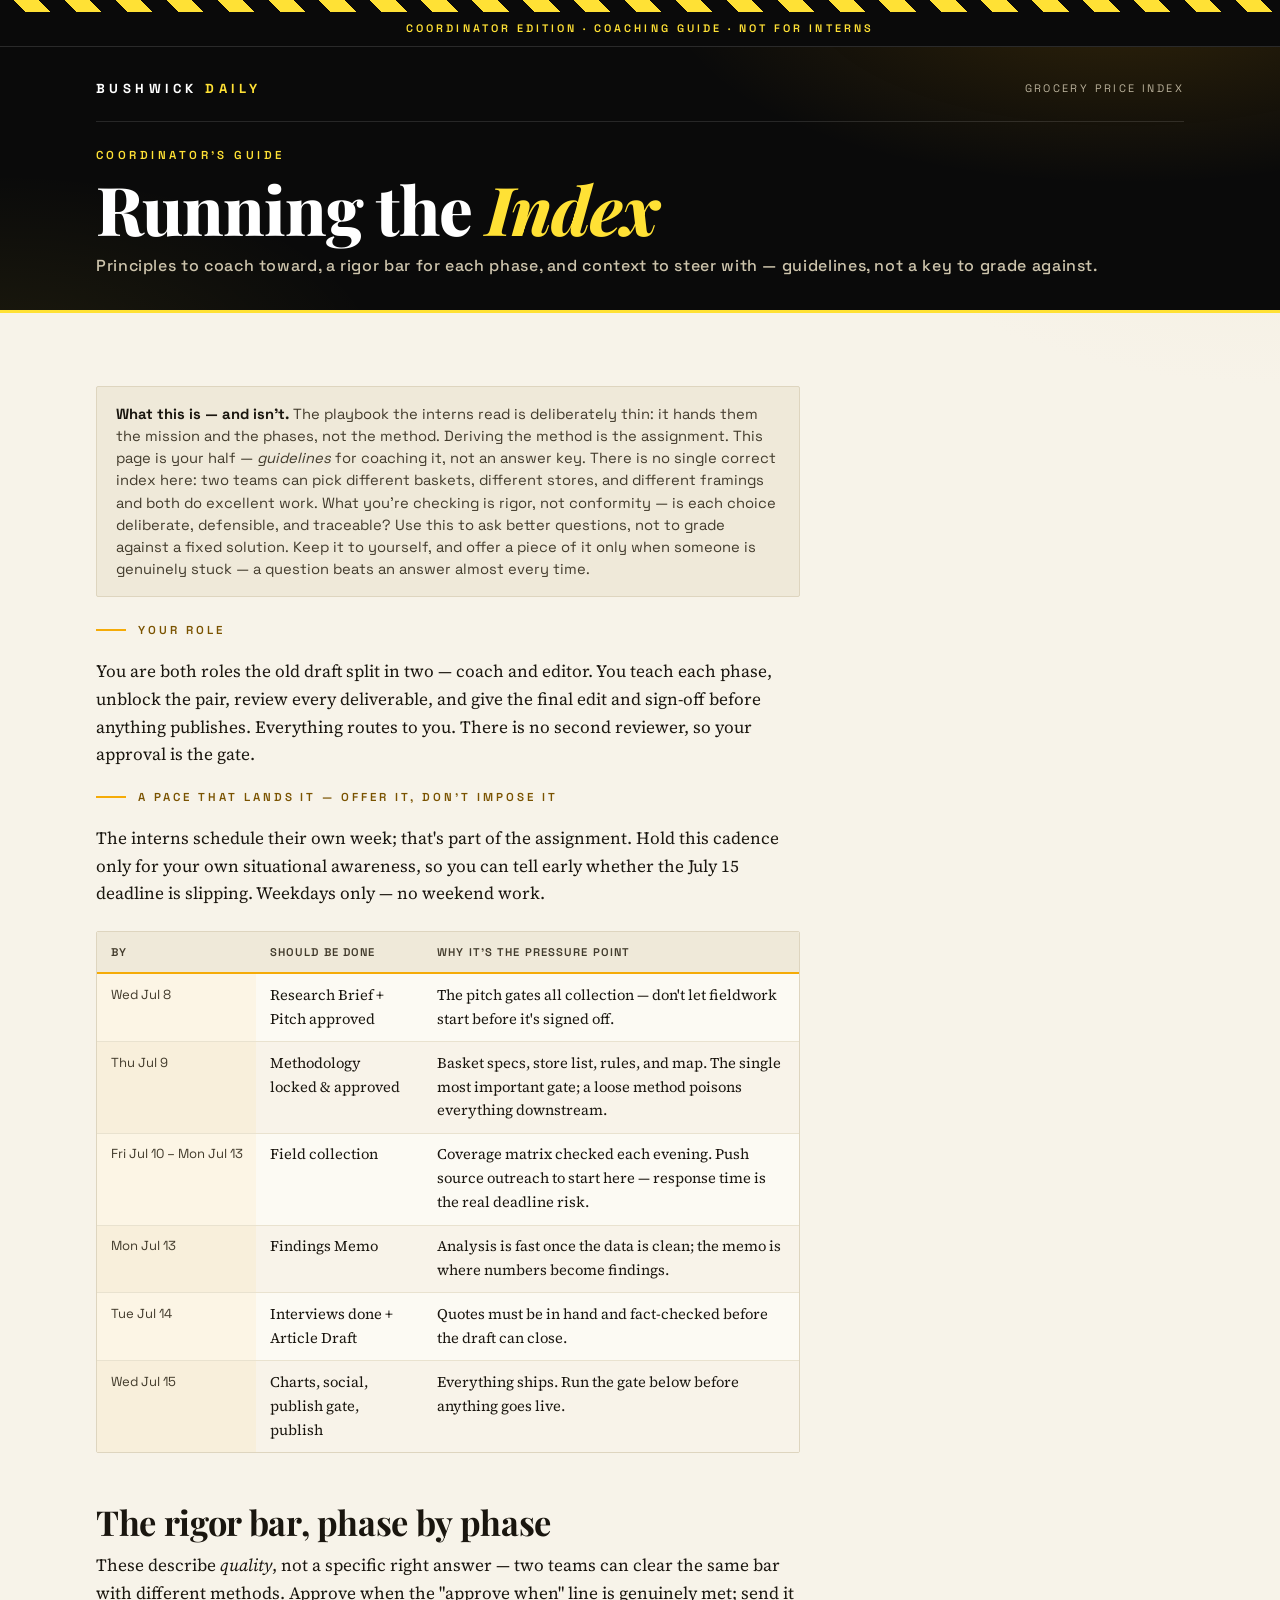
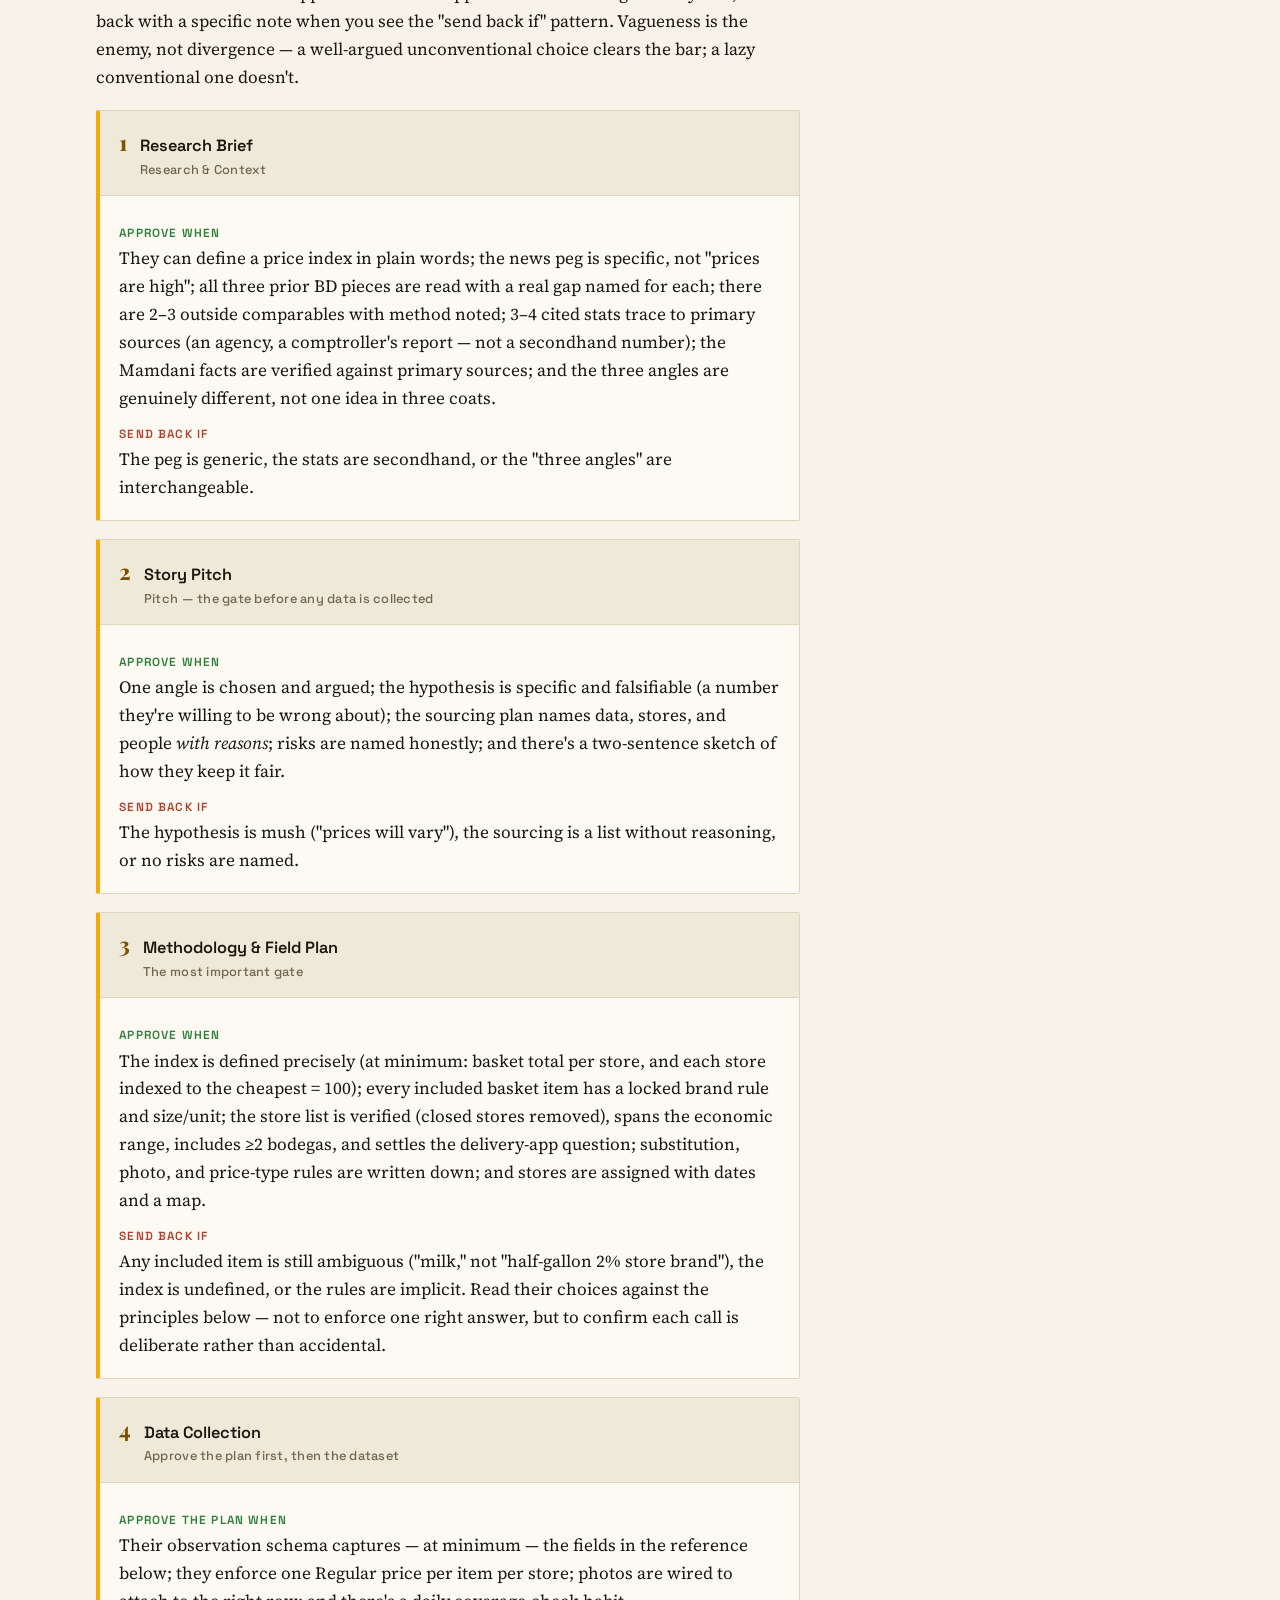
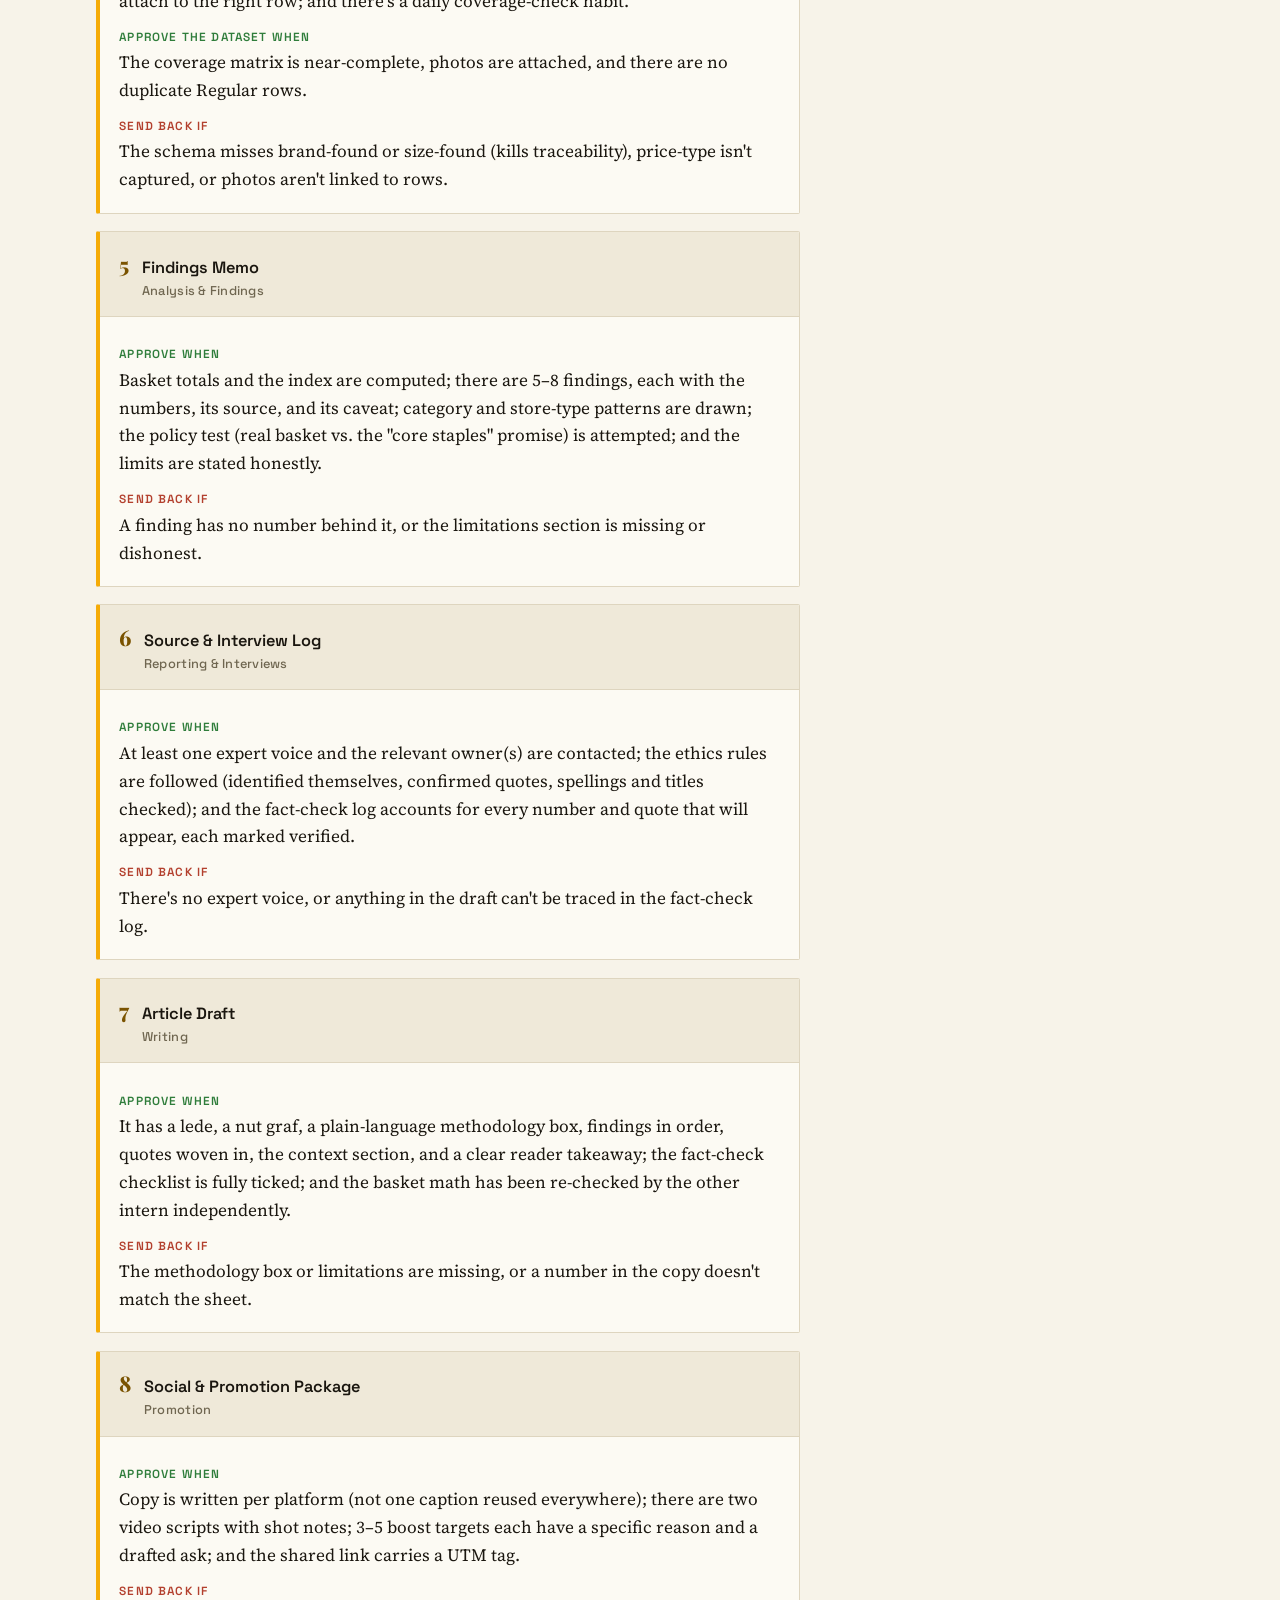
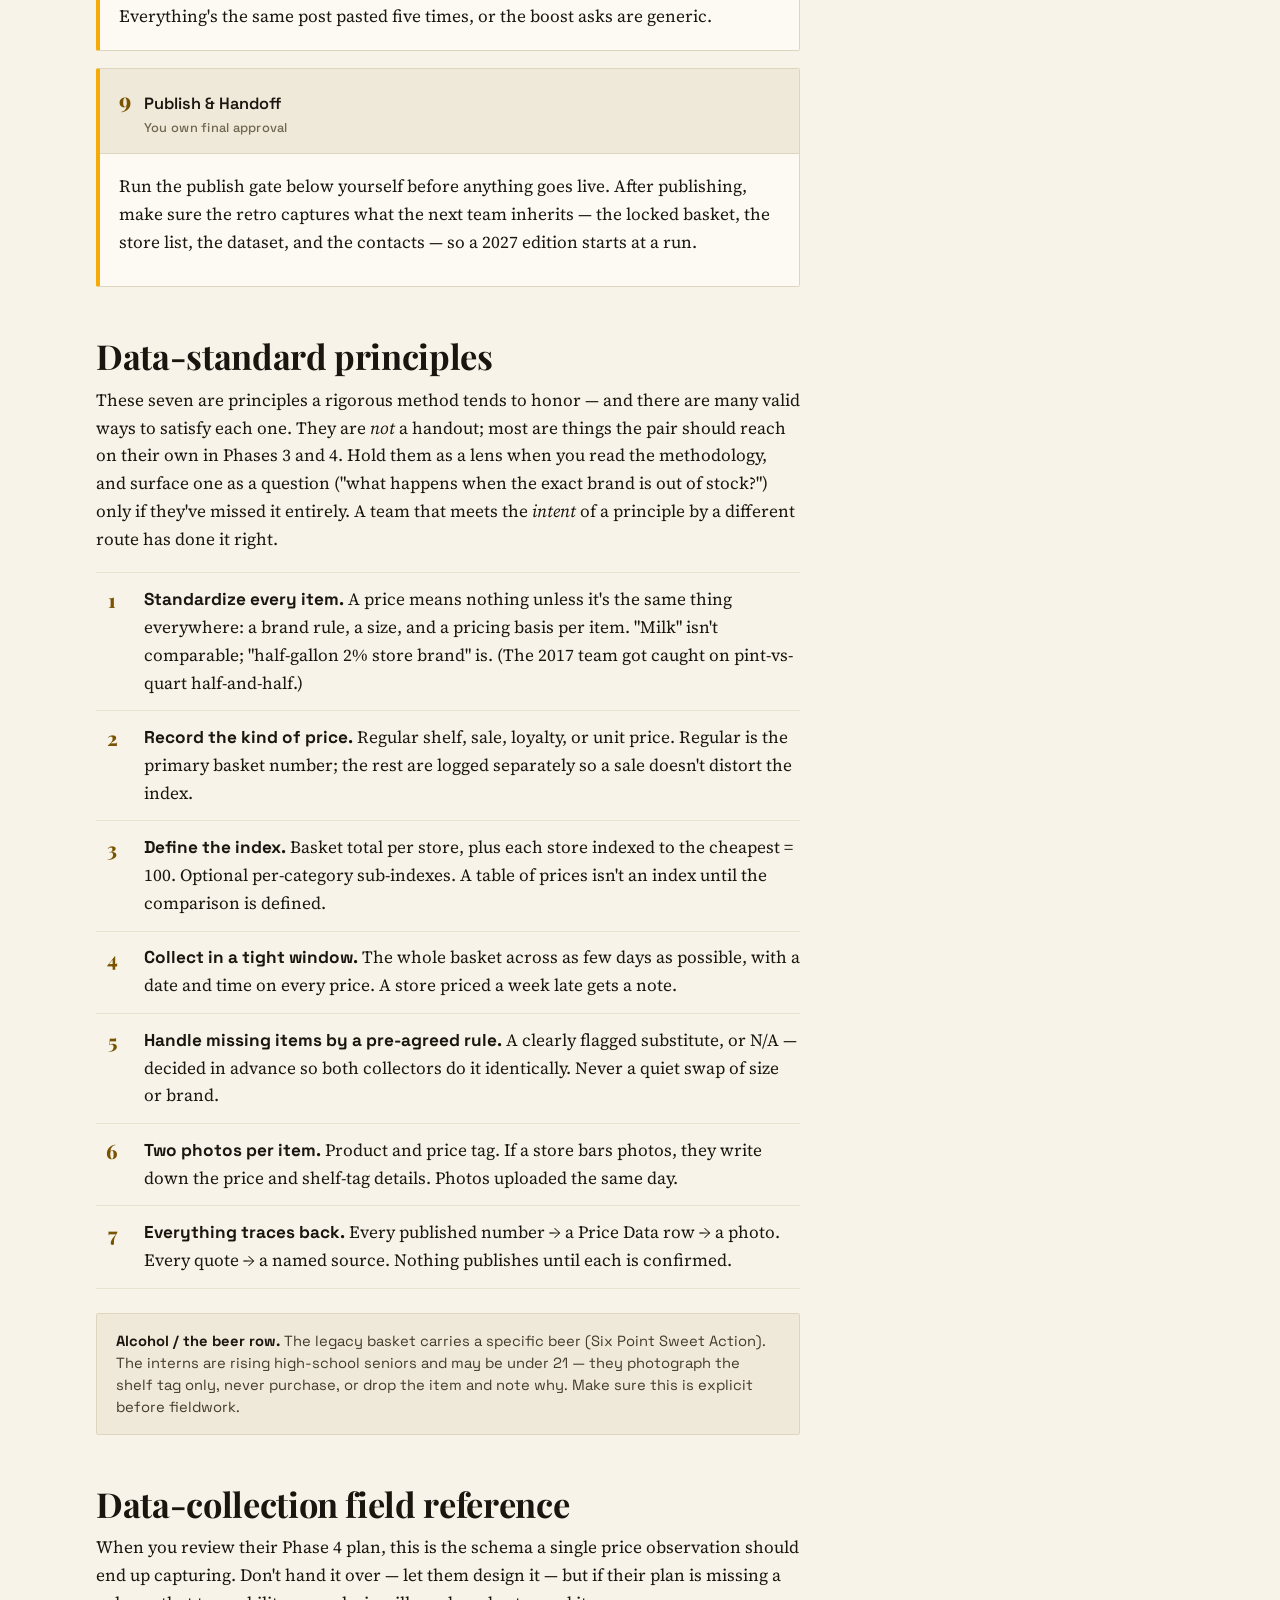
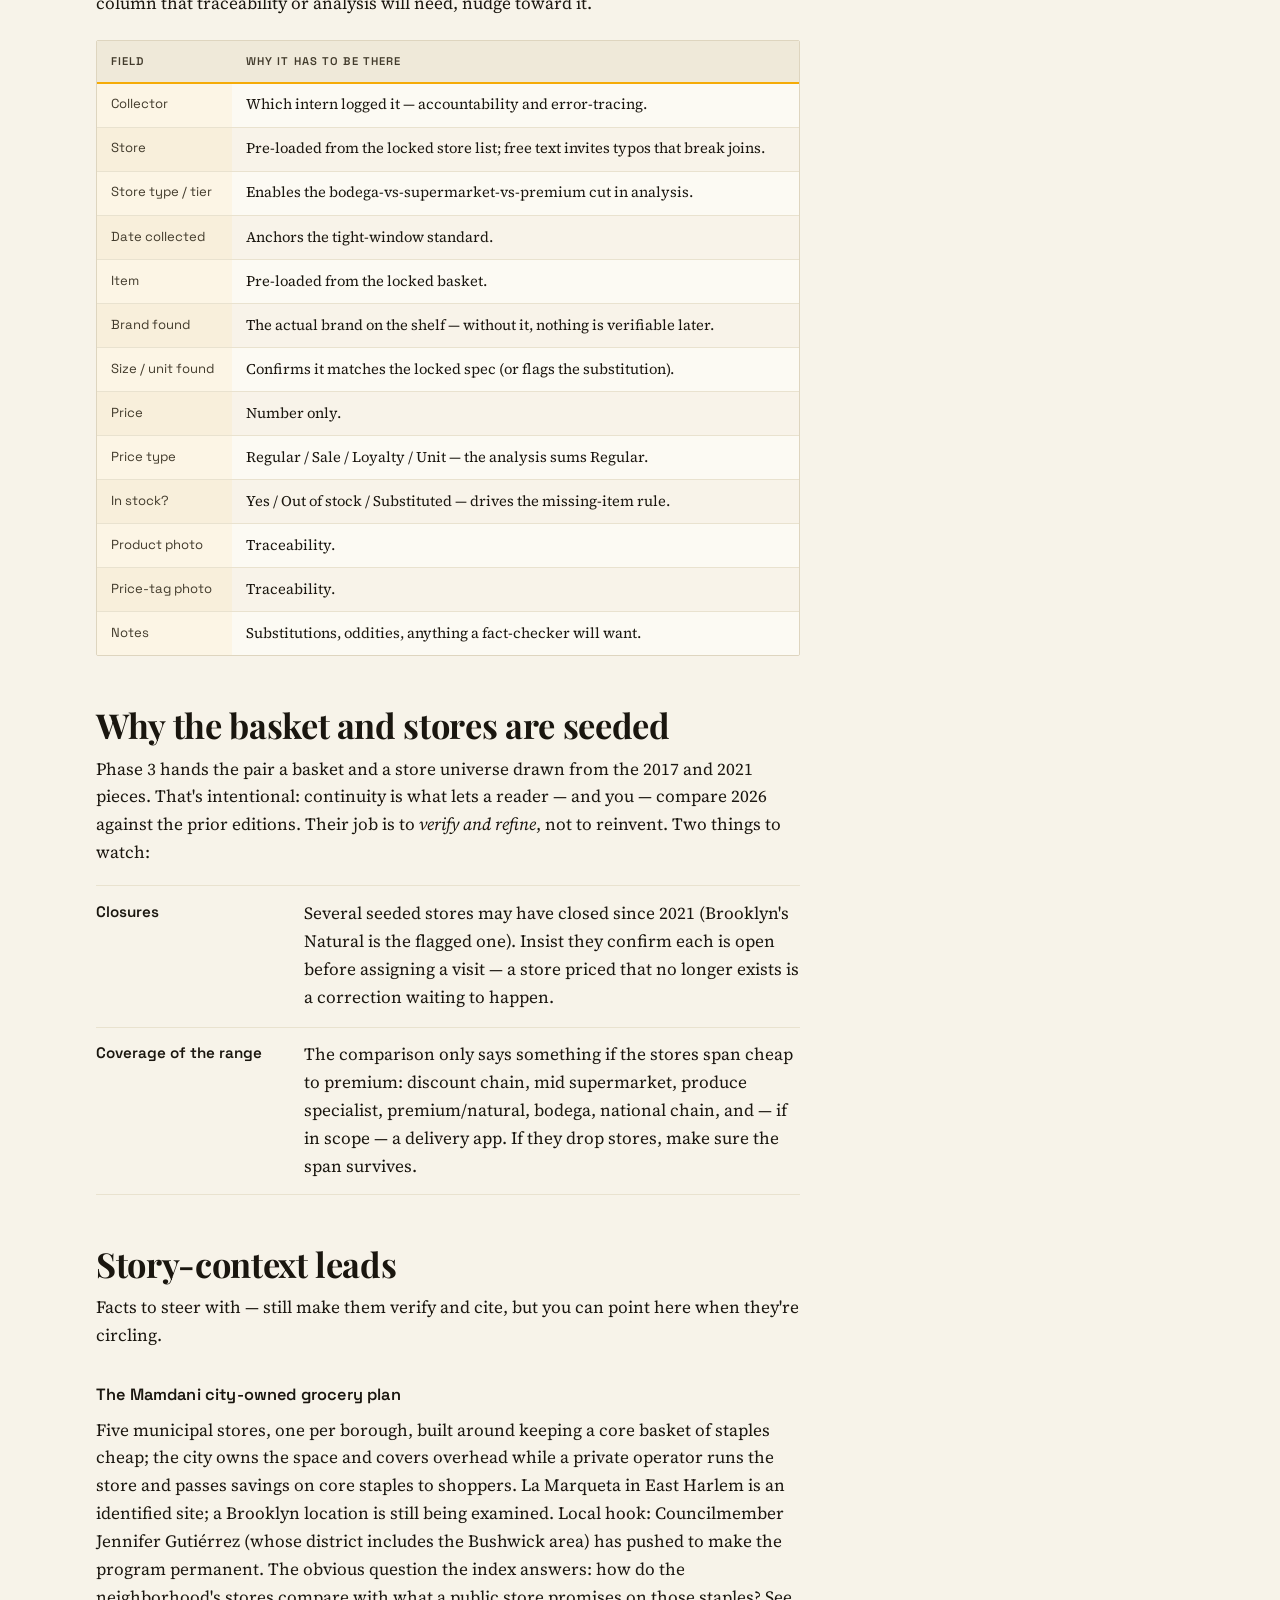
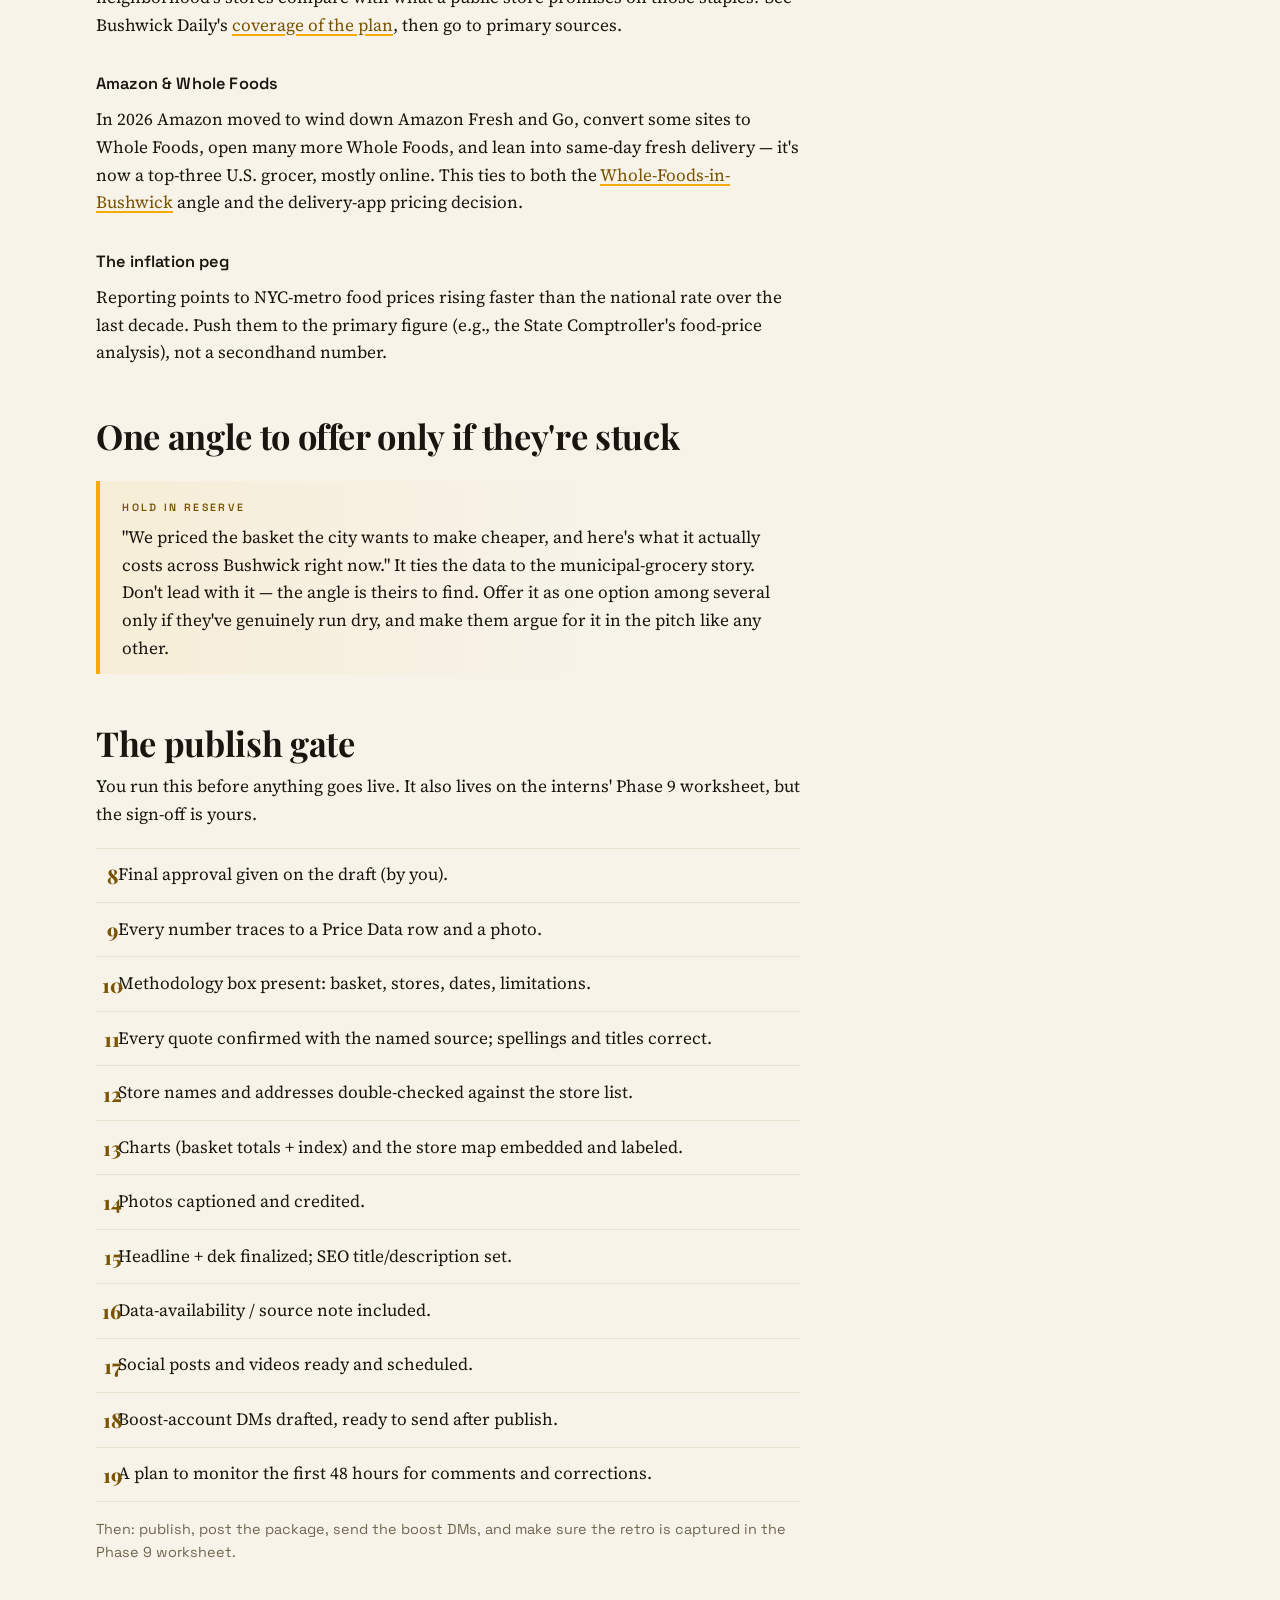
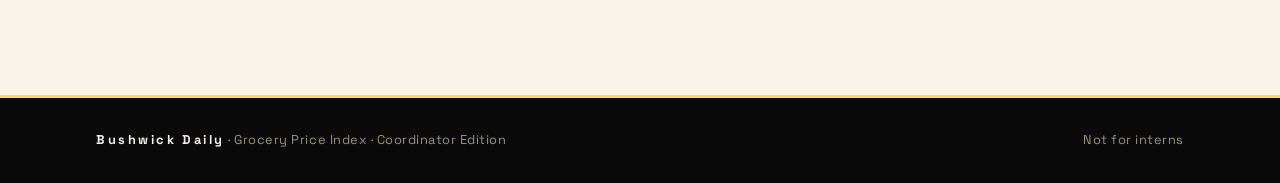
<file: coordinator.html>
<!doctype html>
<html lang="en">
<head>
<meta charset="utf-8">
<meta name="viewport" content="width=device-width, initial-scale=1">
<title>Coordinator's Guide — Grocery Price Index (not for interns)</title>
<meta name="robots" content="noindex, nofollow">
<link rel="preconnect" href="https://fonts.googleapis.com">
<link rel="preconnect" href="https://fonts.gstatic.com" crossorigin>
<link href="https://fonts.googleapis.com/css2?family=Playfair+Display:ital,wght@0,600;0,700;0,800;1,600;1,700&family=Source+Serif+4:ital,opsz,wght@0,8..60,400;0,8..60,500;0,8..60,600;1,8..60,400&family=Space+Grotesk:wght@400;500;600;700&display=swap" rel="stylesheet">
<link rel="stylesheet" href="assets/css/bd.css">
</head>
<body>

<div class="cbanner"></div>
<div class="cbanner--label">Coordinator Edition · Coaching Guide · Not for interns</div>

<header class="masthead">
  <div class="masthead__inner">
    <div class="masthead__top reveal d1">
      <p class="wordmark">Bushwick<b>&nbsp;Daily</b></p>
      <p class="masthead__meta">Grocery Price Index</p>
    </div>
    <span class="kicker reveal d2">Coordinator's Guide</span>
    <h1 class="reveal d2">Running the <em>Index</em></h1>
    <p class="masthead__dek reveal d3">Principles to coach toward, a rigor bar for each phase, and context to steer with — guidelines, not a key to grade against.</p>
  </div>
</header>

<main class="doc">
  <div class="doc__body">

    <div class="note" style="margin-top:2rem">
      <strong>What this is — and isn't.</strong> The playbook the interns read is deliberately thin: it hands them the mission and the phases, not the method. Deriving the method is the assignment. This page is your half — <em>guidelines</em> for coaching it, not an answer key. There is no single correct index here: two teams can pick different baskets, different stores, and different framings and both do excellent work. What you're checking is rigor, not conformity — is each choice deliberate, defensible, and traceable? Use this to ask better questions, not to grade against a fixed solution. Keep it to yourself, and offer a piece of it only when someone is genuinely stuck — a question beats an answer almost every time.
    </div>

    <p class="eyebrow">Your role</p>
    <p>You are both roles the old draft split in two — coach and editor. You teach each phase, unblock the pair, review every deliverable, and give the final edit and sign-off before anything publishes. Everything routes to you. There is no second reviewer, so your approval is the gate.</p>

    <p class="eyebrow">A pace that lands it — offer it, don't impose it</p>
    <p>The interns schedule their own week; that's part of the assignment. Hold this cadence only for your own situational awareness, so you can tell early whether the July 15 deadline is slipping. Weekdays only — no weekend work.</p>
    <div class="tbl-wrap">
    <table class="grid">
      <thead><tr><th>By</th><th>Should be done</th><th>Why it's the pressure point</th></tr></thead>
      <tbody>
        <tr><td class="seed">Wed Jul 8</td><td>Research Brief + Pitch approved</td><td>The pitch gates all collection — don't let fieldwork start before it's signed off.</td></tr>
        <tr><td class="seed">Thu Jul 9</td><td>Methodology locked &amp; approved</td><td>Basket specs, store list, rules, and map. The single most important gate; a loose method poisons everything downstream.</td></tr>
        <tr><td class="seed">Fri Jul 10 – Mon Jul 13</td><td>Field collection</td><td>Coverage matrix checked each evening. Push source outreach to start here — response time is the real deadline risk.</td></tr>
        <tr><td class="seed">Mon Jul 13</td><td>Findings Memo</td><td>Analysis is fast once the data is clean; the memo is where numbers become findings.</td></tr>
        <tr><td class="seed">Tue Jul 14</td><td>Interviews done + Article Draft</td><td>Quotes must be in hand and fact-checked before the draft can close.</td></tr>
        <tr><td class="seed">Wed Jul 15</td><td>Charts, social, publish gate, publish</td><td>Everything ships. Run the gate below before anything goes live.</td></tr>
      </tbody>
    </table>
    </div>

    <h2 id="criteria">The rigor bar, phase by phase</h2>
    <p>These describe <em>quality</em>, not a specific right answer — two teams can clear the same bar with different methods. Approve when the "approve when" line is genuinely met; send it back with a specific note when you see the "send back if" pattern. Vagueness is the enemy, not divergence — a well-argued unconventional choice clears the bar; a lazy conventional one doesn't.</p>

    <div class="crit">
      <div class="crit__h"><span class="crit__n">1</span><span class="crit__t">Research Brief<small>Research &amp; Context</small></span></div>
      <div class="crit__body">
        <dl>
          <dt class="pass">Approve when</dt>
          <dd>They can define a price index in plain words; the news peg is specific, not "prices are high"; all three prior BD pieces are read with a real gap named for each; there are 2–3 outside comparables with method noted; 3–4 cited stats trace to primary sources (an agency, a comptroller's report — not a secondhand number); the Mamdani facts are verified against primary sources; and the three angles are genuinely different, not one idea in three coats.</dd>
          <dt class="back">Send back if</dt>
          <dd>The peg is generic, the stats are secondhand, or the "three angles" are interchangeable.</dd>
        </dl>
      </div>
    </div>

    <div class="crit">
      <div class="crit__h"><span class="crit__n">2</span><span class="crit__t">Story Pitch<small>Pitch — the gate before any data is collected</small></span></div>
      <div class="crit__body">
        <dl>
          <dt class="pass">Approve when</dt>
          <dd>One angle is chosen and argued; the hypothesis is specific and falsifiable (a number they're willing to be wrong about); the sourcing plan names data, stores, and people <em>with reasons</em>; risks are named honestly; and there's a two-sentence sketch of how they keep it fair.</dd>
          <dt class="back">Send back if</dt>
          <dd>The hypothesis is mush ("prices will vary"), the sourcing is a list without reasoning, or no risks are named.</dd>
        </dl>
      </div>
    </div>

    <div class="crit">
      <div class="crit__h"><span class="crit__n">3</span><span class="crit__t">Methodology &amp; Field Plan<small>The most important gate</small></span></div>
      <div class="crit__body">
        <dl>
          <dt class="pass">Approve when</dt>
          <dd>The index is defined precisely (at minimum: basket total per store, and each store indexed to the cheapest = 100); every included basket item has a locked brand rule and size/unit; the store list is verified (closed stores removed), spans the economic range, includes ≥2 bodegas, and settles the delivery-app question; substitution, photo, and price-type rules are written down; and stores are assigned with dates and a map.</dd>
          <dt class="back">Send back if</dt>
          <dd>Any included item is still ambiguous ("milk," not "half-gallon 2% store brand"), the index is undefined, or the rules are implicit. Read their choices against the principles below — not to enforce one right answer, but to confirm each call is deliberate rather than accidental.</dd>
        </dl>
      </div>
    </div>

    <div class="crit">
      <div class="crit__h"><span class="crit__n">4</span><span class="crit__t">Data Collection<small>Approve the plan first, then the dataset</small></span></div>
      <div class="crit__body">
        <dl>
          <dt class="pass">Approve the plan when</dt>
          <dd>Their observation schema captures — at minimum — the fields in the reference below; they enforce one Regular price per item per store; photos are wired to attach to the right row; and there's a daily coverage-check habit.</dd>
          <dt class="pass">Approve the dataset when</dt>
          <dd>The coverage matrix is near-complete, photos are attached, and there are no duplicate Regular rows.</dd>
          <dt class="back">Send back if</dt>
          <dd>The schema misses brand-found or size-found (kills traceability), price-type isn't captured, or photos aren't linked to rows.</dd>
        </dl>
      </div>
    </div>

    <div class="crit">
      <div class="crit__h"><span class="crit__n">5</span><span class="crit__t">Findings Memo<small>Analysis &amp; Findings</small></span></div>
      <div class="crit__body">
        <dl>
          <dt class="pass">Approve when</dt>
          <dd>Basket totals and the index are computed; there are 5–8 findings, each with the numbers, its source, and its caveat; category and store-type patterns are drawn; the policy test (real basket vs. the "core staples" promise) is attempted; and the limits are stated honestly.</dd>
          <dt class="back">Send back if</dt>
          <dd>A finding has no number behind it, or the limitations section is missing or dishonest.</dd>
        </dl>
      </div>
    </div>

    <div class="crit">
      <div class="crit__h"><span class="crit__n">6</span><span class="crit__t">Source &amp; Interview Log<small>Reporting &amp; Interviews</small></span></div>
      <div class="crit__body">
        <dl>
          <dt class="pass">Approve when</dt>
          <dd>At least one expert voice and the relevant owner(s) are contacted; the ethics rules are followed (identified themselves, confirmed quotes, spellings and titles checked); and the fact-check log accounts for every number and quote that will appear, each marked verified.</dd>
          <dt class="back">Send back if</dt>
          <dd>There's no expert voice, or anything in the draft can't be traced in the fact-check log.</dd>
        </dl>
      </div>
    </div>

    <div class="crit">
      <div class="crit__h"><span class="crit__n">7</span><span class="crit__t">Article Draft<small>Writing</small></span></div>
      <div class="crit__body">
        <dl>
          <dt class="pass">Approve when</dt>
          <dd>It has a lede, a nut graf, a plain-language methodology box, findings in order, quotes woven in, the context section, and a clear reader takeaway; the fact-check checklist is fully ticked; and the basket math has been re-checked by the other intern independently.</dd>
          <dt class="back">Send back if</dt>
          <dd>The methodology box or limitations are missing, or a number in the copy doesn't match the sheet.</dd>
        </dl>
      </div>
    </div>

    <div class="crit">
      <div class="crit__h"><span class="crit__n">8</span><span class="crit__t">Social &amp; Promotion Package<small>Promotion</small></span></div>
      <div class="crit__body">
        <dl>
          <dt class="pass">Approve when</dt>
          <dd>Copy is written per platform (not one caption reused everywhere); there are two video scripts with shot notes; 3–5 boost targets each have a specific reason and a drafted ask; and the shared link carries a UTM tag.</dd>
          <dt class="back">Send back if</dt>
          <dd>Everything's the same post pasted five times, or the boost asks are generic.</dd>
        </dl>
      </div>
    </div>

    <div class="crit">
      <div class="crit__h"><span class="crit__n">9</span><span class="crit__t">Publish &amp; Handoff<small>You own final approval</small></span></div>
      <div class="crit__body">
        <p>Run the publish gate below yourself before anything goes live. After publishing, make sure the retro captures what the next team inherits — the locked basket, the store list, the dataset, and the contacts — so a 2027 edition starts at a run.</p>
      </div>
    </div>

    <h2 id="baselines">Data-standard principles</h2>
    <p>These seven are principles a rigorous method tends to honor — and there are many valid ways to satisfy each one. They are <em>not</em> a handout; most are things the pair should reach on their own in Phases 3 and 4. Hold them as a lens when you read the methodology, and surface one as a question ("what happens when the exact brand is out of stock?") only if they've missed it entirely. A team that meets the <em>intent</em> of a principle by a different route has done it right.</p>
    <ol class="baseline">
      <li><b>Standardize every item.</b> A price means nothing unless it's the same thing everywhere: a brand rule, a size, and a pricing basis per item. "Milk" isn't comparable; "half-gallon 2% store brand" is. (The 2017 team got caught on pint-vs-quart half-and-half.)</li>
      <li><b>Record the kind of price.</b> Regular shelf, sale, loyalty, or unit price. Regular is the primary basket number; the rest are logged separately so a sale doesn't distort the index.</li>
      <li><b>Define the index.</b> Basket total per store, plus each store indexed to the cheapest = 100. Optional per-category sub-indexes. A table of prices isn't an index until the comparison is defined.</li>
      <li><b>Collect in a tight window.</b> The whole basket across as few days as possible, with a date and time on every price. A store priced a week late gets a note.</li>
      <li><b>Handle missing items by a pre-agreed rule.</b> A clearly flagged substitute, or N/A — decided in advance so both collectors do it identically. Never a quiet swap of size or brand.</li>
      <li><b>Two photos per item.</b> Product and price tag. If a store bars photos, they write down the price and shelf-tag details. Photos uploaded the same day.</li>
      <li><b>Everything traces back.</b> Every published number → a Price Data row → a photo. Every quote → a named source. Nothing publishes until each is confirmed.</li>
    </ol>
    <div class="note"><strong>Alcohol / the beer row.</strong> The legacy basket carries a specific beer (Six Point Sweet Action). The interns are rising high-school seniors and may be under 21 — they photograph the shelf tag only, never purchase, or drop the item and note why. Make sure this is explicit before fieldwork.</div>

    <h2 id="collection-fields">Data-collection field reference</h2>
    <p>When you review their Phase 4 plan, this is the schema a single price observation should end up capturing. Don't hand it over — let them design it — but if their plan is missing a column that traceability or analysis will need, nudge toward it.</p>
    <div class="tbl-wrap">
    <table class="grid">
      <thead><tr><th>Field</th><th>Why it has to be there</th></tr></thead>
      <tbody>
        <tr><td class="seed">Collector</td><td>Which intern logged it — accountability and error-tracing.</td></tr>
        <tr><td class="seed">Store</td><td>Pre-loaded from the locked store list; free text invites typos that break joins.</td></tr>
        <tr><td class="seed">Store type / tier</td><td>Enables the bodega-vs-supermarket-vs-premium cut in analysis.</td></tr>
        <tr><td class="seed">Date collected</td><td>Anchors the tight-window standard.</td></tr>
        <tr><td class="seed">Item</td><td>Pre-loaded from the locked basket.</td></tr>
        <tr><td class="seed">Brand found</td><td>The actual brand on the shelf — without it, nothing is verifiable later.</td></tr>
        <tr><td class="seed">Size / unit found</td><td>Confirms it matches the locked spec (or flags the substitution).</td></tr>
        <tr><td class="seed">Price</td><td>Number only.</td></tr>
        <tr><td class="seed">Price type</td><td>Regular / Sale / Loyalty / Unit — the analysis sums Regular.</td></tr>
        <tr><td class="seed">In stock?</td><td>Yes / Out of stock / Substituted — drives the missing-item rule.</td></tr>
        <tr><td class="seed">Product photo</td><td>Traceability.</td></tr>
        <tr><td class="seed">Price-tag photo</td><td>Traceability.</td></tr>
        <tr><td class="seed">Notes</td><td>Substitutions, oddities, anything a fact-checker will want.</td></tr>
      </tbody>
    </table>
    </div>

    <h2 id="seed">Why the basket and stores are seeded</h2>
    <p>Phase 3 hands the pair a basket and a store universe drawn from the 2017 and 2021 pieces. That's intentional: continuity is what lets a reader — and you — compare 2026 against the prior editions. Their job is to <em>verify and refine</em>, not to reinvent. Two things to watch:</p>
    <ul class="roles">
      <li><span class="who">Closures</span><span>Several seeded stores may have closed since 2021 (Brooklyn's Natural is the flagged one). Insist they confirm each is open before assigning a visit — a store priced that no longer exists is a correction waiting to happen.</span></li>
      <li><span class="who">Coverage of the range</span><span>The comparison only says something if the stores span cheap to premium: discount chain, mid supermarket, produce specialist, premium/natural, bodega, national chain, and — if in scope — a delivery app. If they drop stores, make sure the span survives.</span></li>
    </ul>

    <h2 id="leads">Story-context leads</h2>
    <p>Facts to steer with — still make them verify and cite, but you can point here when they're circling.</p>
    <h3>The Mamdani city-owned grocery plan</h3>
    <p>Five municipal stores, one per borough, built around keeping a core basket of staples cheap; the city owns the space and covers overhead while a private operator runs the store and passes savings on core staples to shoppers. La Marqueta in East Harlem is an identified site; a Brooklyn location is still being examined. Local hook: Councilmember Jennifer Gutiérrez (whose district includes the Bushwick area) has pushed to make the program permanent. The obvious question the index answers: how do the neighborhood's stores compare with what a public store promises on those staples? See Bushwick Daily's <a href="https://bushwickdaily.com/news/council-speaker-wants-25m-more-for-food-pantries-and-stayed-silent-on-mamdanis-city-owned-grocery-stores/" target="_blank" rel="noopener">coverage of the plan</a>, then go to primary sources.</p>
    <h3>Amazon &amp; Whole Foods</h3>
    <p>In 2026 Amazon moved to wind down Amazon Fresh and Go, convert some sites to Whole Foods, open many more Whole Foods, and lean into same-day fresh delivery — it's now a top-three U.S. grocer, mostly online. This ties to both the <a href="https://bushwickdaily.com/news/whole-foods-is-coming-to-bushwick/" target="_blank" rel="noopener">Whole-Foods-in-Bushwick</a> angle and the delivery-app pricing decision.</p>
    <h3>The inflation peg</h3>
    <p>Reporting points to NYC-metro food prices rising faster than the national rate over the last decade. Push them to the primary figure (e.g., the State Comptroller's food-price analysis), not a secondhand number.</p>

    <h2 id="angle">One angle to offer only if they're stuck</h2>
    <div class="answer">
      <span class="tag">Hold in reserve</span>
      <p style="margin-bottom:.6rem">"We priced the basket the city wants to make cheaper, and here's what it actually costs across Bushwick right now." It ties the data to the municipal-grocery story. Don't lead with it — the angle is theirs to find. Offer it as one option among several only if they've genuinely run dry, and make them argue for it in the pitch like any other.</p>
    </div>

    <h2 id="gate">The publish gate</h2>
    <p>You run this before anything goes live. It also lives on the interns' Phase 9 worksheet, but the sign-off is yours.</p>
    <ul class="baseline" style="counter-reset:none">
      <li style="padding-left:1.4rem">Final approval given on the draft (by you).</li>
      <li style="padding-left:1.4rem">Every number traces to a Price Data row and a photo.</li>
      <li style="padding-left:1.4rem">Methodology box present: basket, stores, dates, limitations.</li>
      <li style="padding-left:1.4rem">Every quote confirmed with the named source; spellings and titles correct.</li>
      <li style="padding-left:1.4rem">Store names and addresses double-checked against the store list.</li>
      <li style="padding-left:1.4rem">Charts (basket totals + index) and the store map embedded and labeled.</li>
      <li style="padding-left:1.4rem">Photos captioned and credited.</li>
      <li style="padding-left:1.4rem">Headline + dek finalized; SEO title/description set.</li>
      <li style="padding-left:1.4rem">Data-availability / source note included.</li>
      <li style="padding-left:1.4rem">Social posts and videos ready and scheduled.</li>
      <li style="padding-left:1.4rem">Boost-account DMs drafted, ready to send after publish.</li>
      <li style="padding-left:1.4rem">A plan to monitor the first 48 hours for comments and corrections.</li>
    </ul>
    <p class="muted" style="font-family:var(--f-ui);font-size:.9rem">Then: publish, post the package, send the boost DMs, and make sure the retro is captured in the Phase 9 worksheet.</p>

  </div>
</main>

<footer class="foot">
  <div class="foot__inner">
    <span><b>Bushwick&nbsp;Daily</b> · Grocery Price Index · Coordinator Edition</span>
    <span>Not for interns</span>
  </div>
</footer>

</body>
</html>
</file>
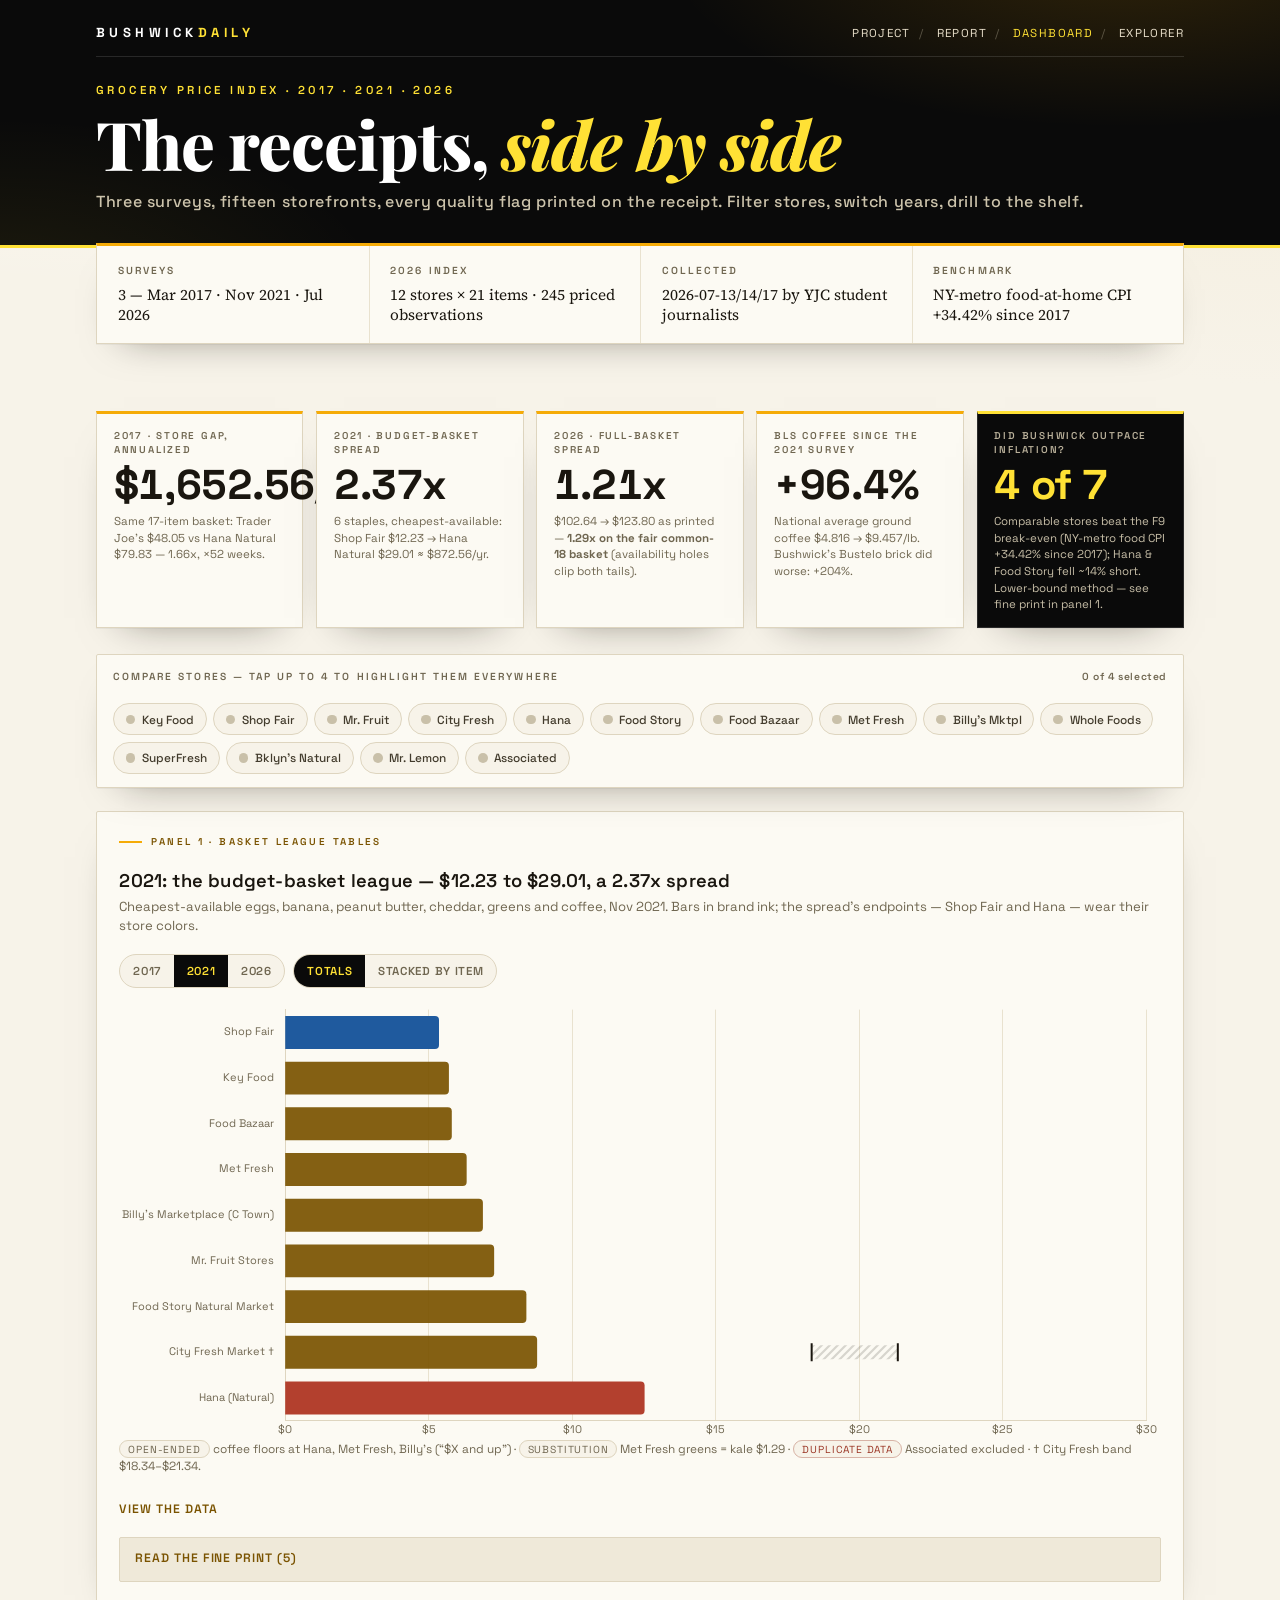
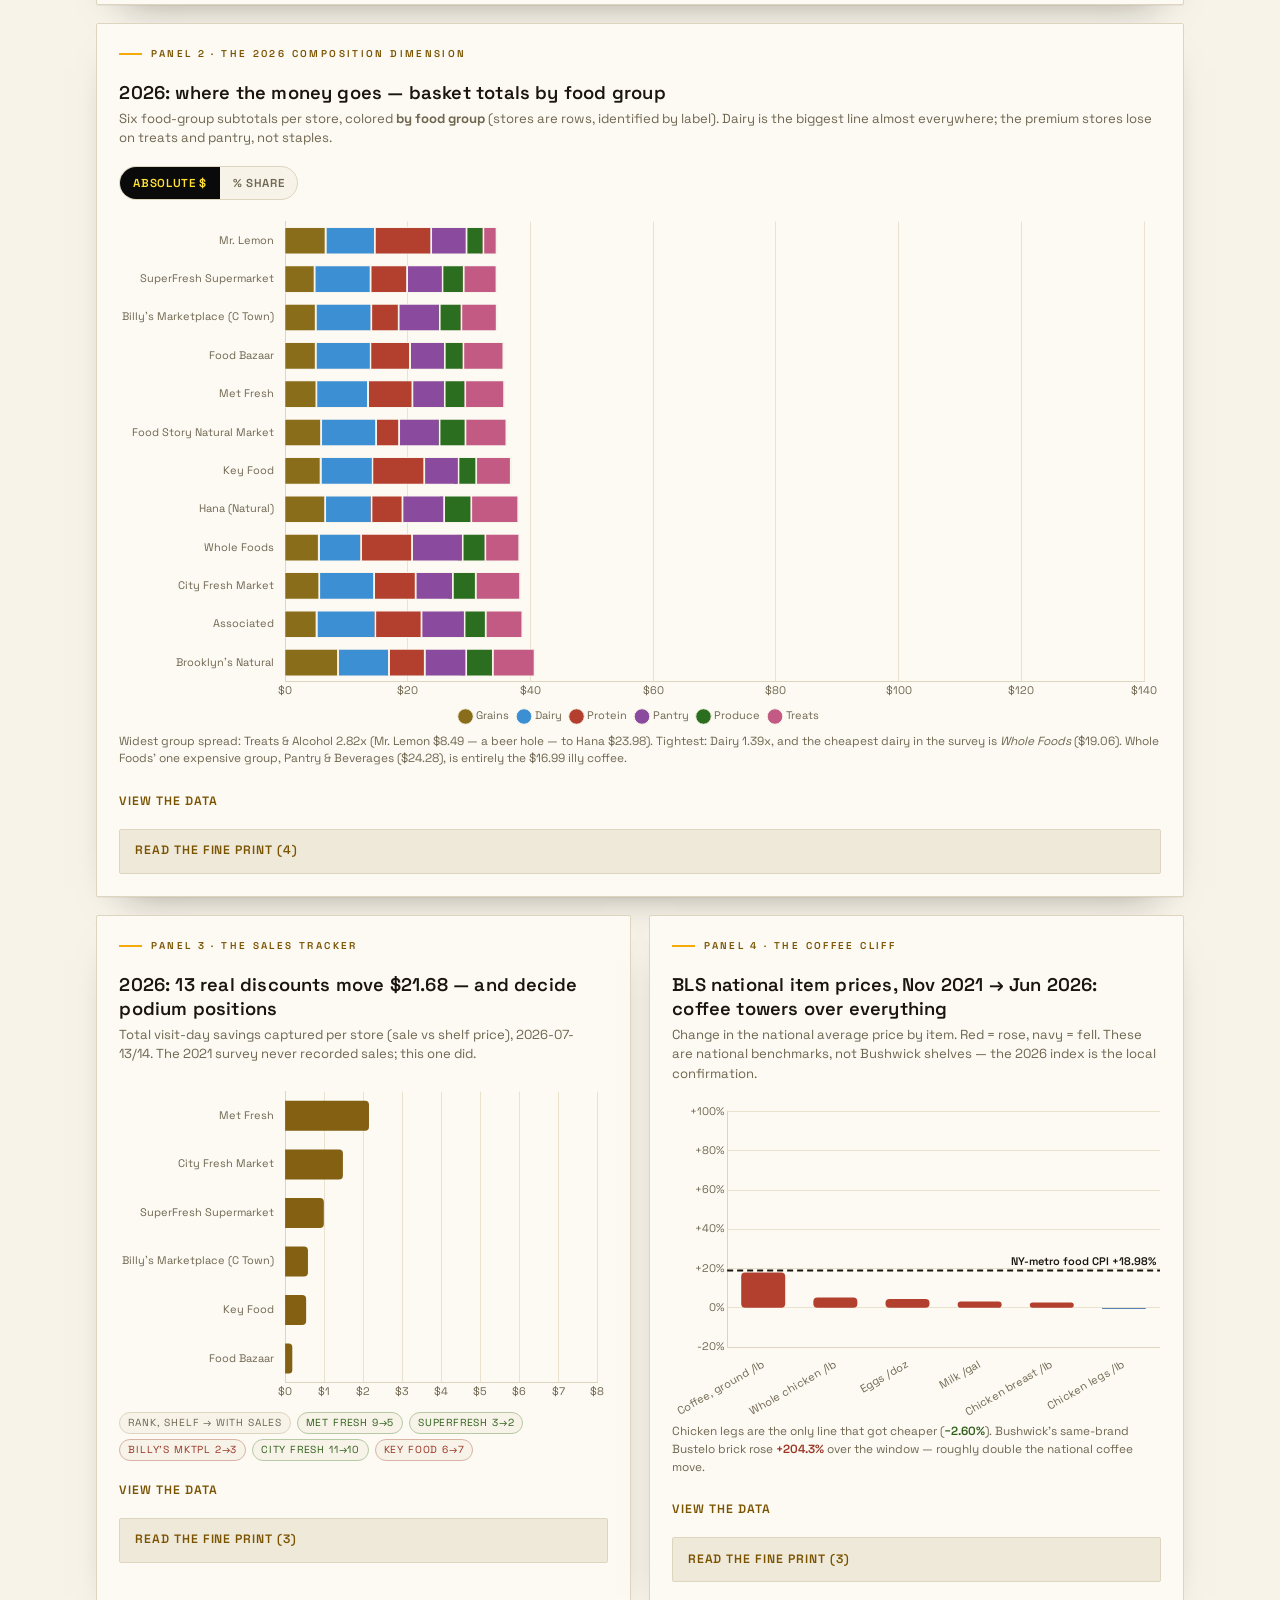
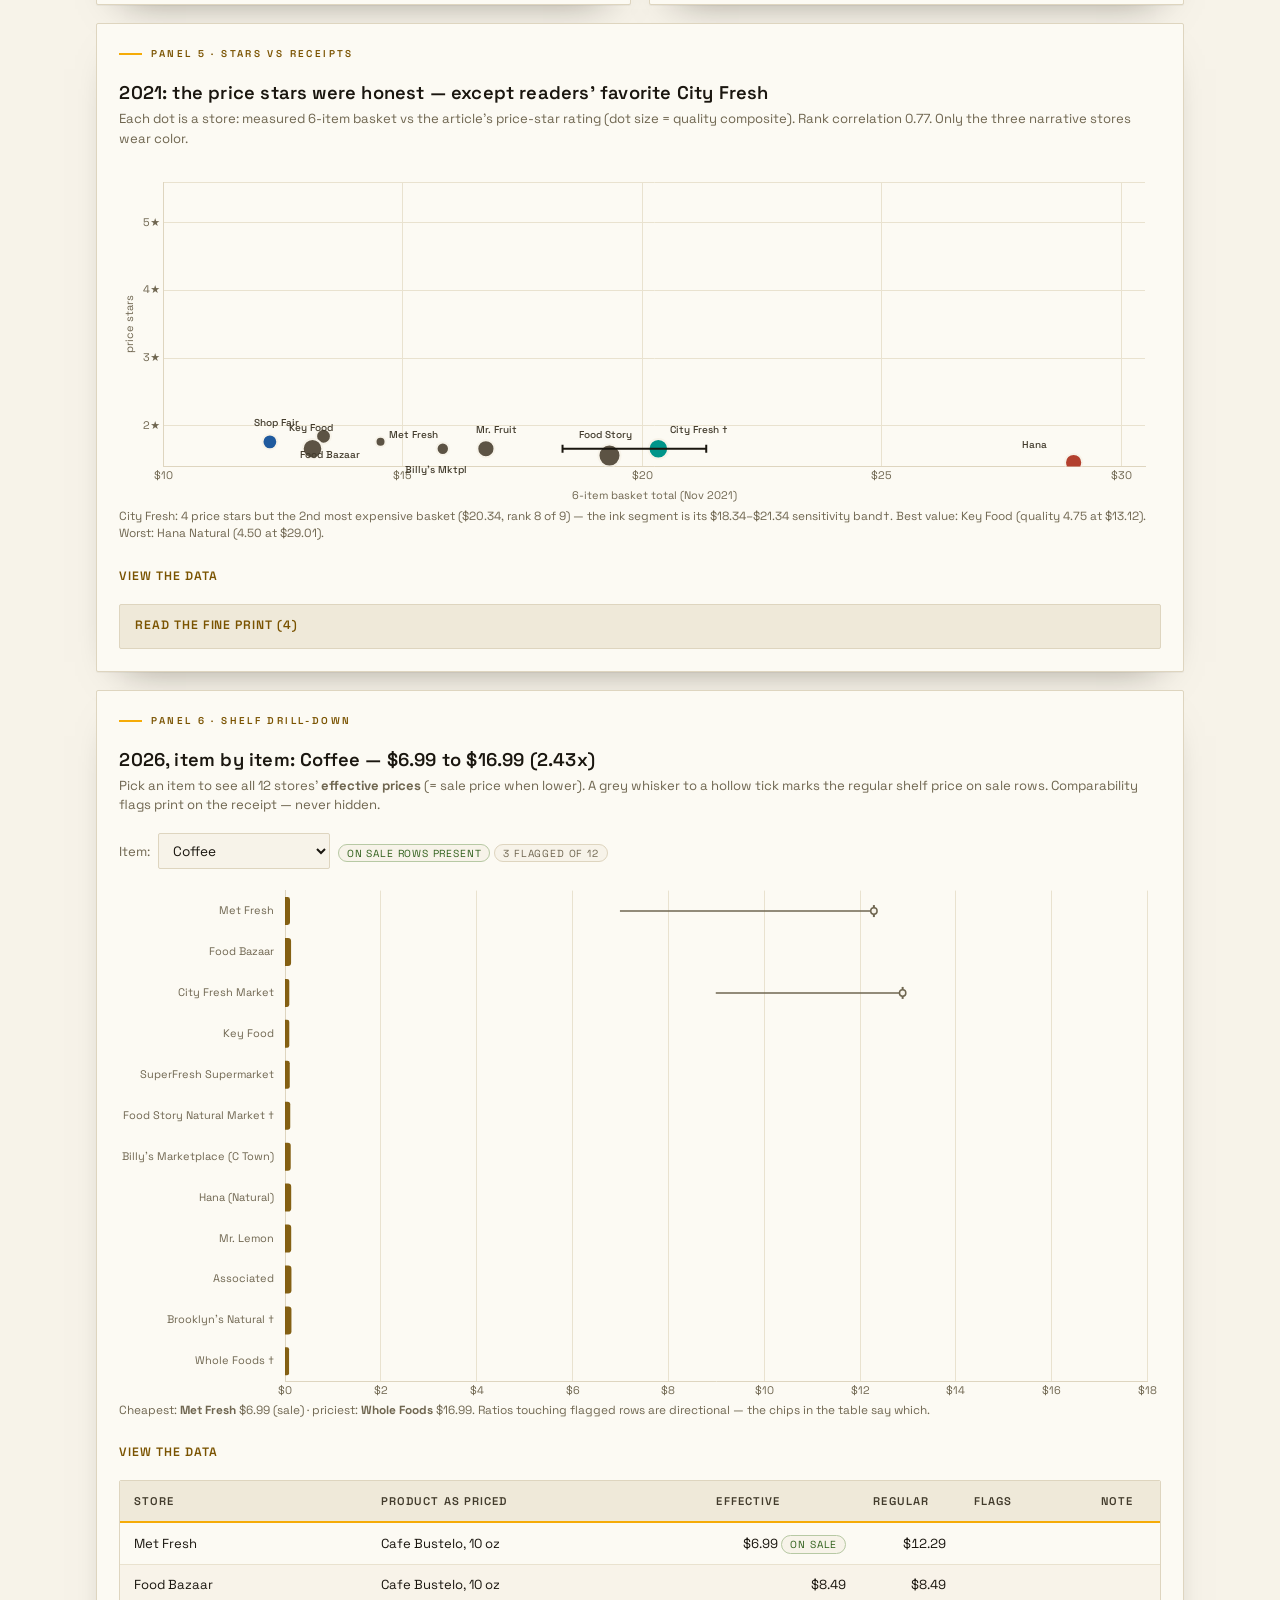
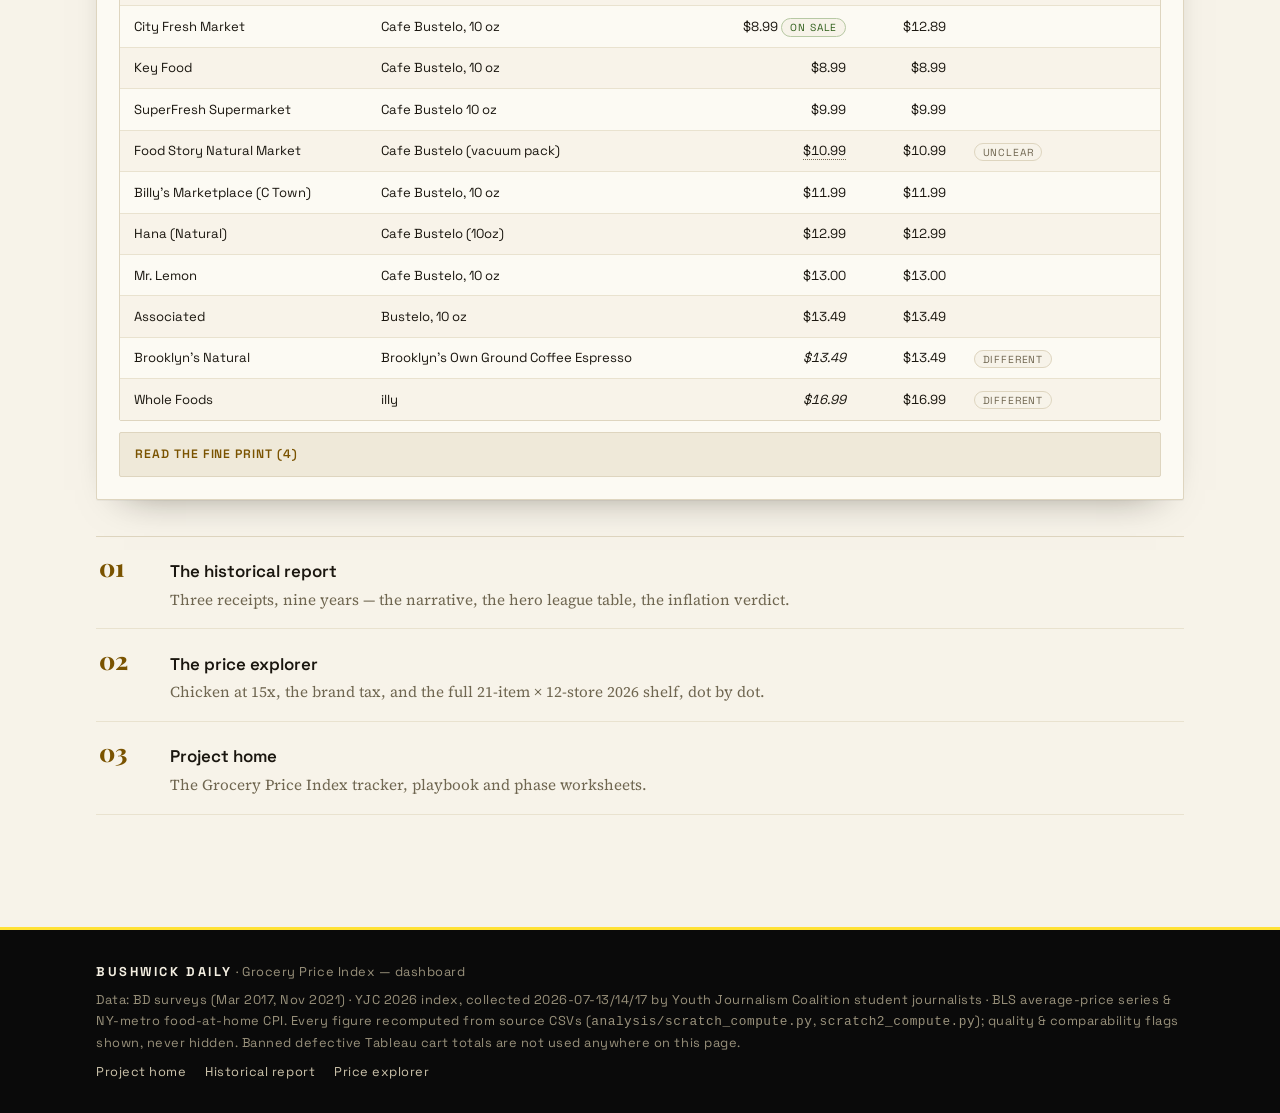
<file: historical/dashboard.html>
<!DOCTYPE html>
<html lang="en">
<head>
<meta charset="utf-8">
<meta name="viewport" content="width=device-width, initial-scale=1">
<title>Dashboard — Bushwick Grocery Price Index · 2017 · 2021 · 2026</title>
<link rel="preconnect" href="https://fonts.googleapis.com">
<link rel="preconnect" href="https://fonts.gstatic.com" crossorigin>
<link href="https://fonts.googleapis.com/css2?family=Playfair+Display:ital,wght@0,700;0,800;1,700&family=Source+Serif+4:ital,opsz,wght@0,8..60,400;0,8..60,600;1,8..60,400&family=Space+Grotesk:wght@400;500;600;700&display=swap" rel="stylesheet">
<link rel="stylesheet" href="../assets/css/bd.css">
<style>
/* ===== dashboard viz layer — adds to bd.css, never overrides ===== */
:root{
  --viz-ink:#7a5300;            /* brand data ink */
  --viz-ink-dim:rgba(122,83,0,.35);
  --viz-neutral:#5c5344;
  --viz-grid:#e9e2cf;
  --viz-axis:#6f6650;
  --viz-hatch:rgba(26,22,15,.16);
  --viz-excluded:#b5ac97;
}
.doc{padding-top:1.9rem;}
/* KPI row — 2x2 base (verdict full width beneath), 5-across >=1080 */
.kpis{display:grid;grid-template-columns:1fr 1fr;gap:.8rem;margin:1.2rem 0 1.6rem;}
.kpi{background:var(--paper-card);border:1px solid var(--line);border-top:3px solid var(--bd-gold);
     box-shadow:var(--shadow-card);padding:.95rem 1.05rem .9rem;}
.kpi dt{font-family:var(--f-ui);font-size:.62rem;font-weight:600;letter-spacing:.18em;text-transform:uppercase;
        color:var(--ink-mute);margin:0 0 .4rem;line-height:1.45;}
.kpi dd{margin:0;min-width:0;}
.kpi{min-width:0;}
.kpi__v{font-family:var(--f-ui);font-weight:700;font-variant-numeric:tabular-nums;
        font-size:clamp(1.3rem,6.4vw,2.2rem);
        line-height:1;color:var(--ink);letter-spacing:-.01em;display:block;}
.kpi__c{font-family:var(--f-ui);font-size:.72rem;color:var(--ink-mute);line-height:1.45;display:block;margin-top:.45rem;}
.kpi--verdict{grid-column:1 / -1;background:var(--bd-black);border-color:#2a2a2a;border-top-color:var(--bd-yellow);}
.kpi--verdict dt{color:#b9b09a;}
.kpi--verdict .kpi__v{color:var(--bd-yellow);}
.kpi--verdict .kpi__c{color:#c8bfa8;}
@media(min-width:1080px){
  .kpis{grid-template-columns:repeat(5,1fr);}
  .kpi--verdict{grid-column:auto;}
}
@media(min-width:720px){.kpi__v{font-size:2.6rem;}}

/* store-compare filter */
.storebar{background:var(--paper-card);border:1px solid var(--line);border-radius:2px;box-shadow:var(--shadow-card);
          padding:.85rem 1rem;margin:0 0 1.4rem;}
.storebar__label{font-family:var(--f-ui);font-size:.64rem;font-weight:600;letter-spacing:.2em;text-transform:uppercase;
                 color:var(--ink-mute);margin:0 0 .55rem;display:flex;justify-content:space-between;gap:1rem;flex-wrap:wrap;}
.storebar__label .count{letter-spacing:.06em;text-transform:none;}
.schips{display:flex;flex-wrap:wrap;gap:.4rem;}
.schip{font-family:var(--f-ui);font-size:.74rem;font-weight:500;display:inline-flex;align-items:center;gap:.42rem;
       padding:.32rem .72rem;border:1px solid var(--line);border-radius:999px;background:var(--paper);cursor:pointer;
       color:var(--ink-soft);transition:border-color .15s,background .15s;min-height:32px;}
.schip .dot{width:.62rem;height:.62rem;border-radius:50%;background:var(--viz-ink);flex:none;}
.schip[aria-pressed="true"]{border-color:#0a0a0a;background:rgba(255,225,53,.18);box-shadow:inset 2px 0 0 #0a0a0a;color:var(--ink);}
.schip:focus-visible{outline:none;border-color:var(--bd-gold);box-shadow:0 0 0 3px rgba(255,225,53,.35);}
.schip[disabled]{opacity:.45;cursor:not-allowed;}
.storebar__note{font-family:var(--f-ui);font-size:.74rem;color:var(--ink-mute);margin:.55rem 0 0;line-height:1.45;}
.storebar__note:empty{display:none;}

/* panel grid */
.panels{display:grid;grid-template-columns:minmax(0,1fr);gap:1.1rem;}
.panels > *{min-width:0;}
@media(min-width:1080px){.panels{grid-template-columns:repeat(2,minmax(0,1fr));}.panel--wide{grid-column:1 / -1;}}
body{overflow-x:clip;}
.figure-frame{background:var(--paper-card);border:1px solid var(--line);border-radius:2px;box-shadow:var(--shadow-card);
              padding:1rem;}
@media(min-width:720px){.figure-frame{padding:1.4rem;}}
.panel__kicker{font-family:var(--f-ui);font-size:.62rem;font-weight:600;letter-spacing:.24em;text-transform:uppercase;
               color:var(--bd-gold-deep);margin:0 0 .3rem;display:flex;align-items:center;gap:.6rem;}
.panel__kicker::before{content:"";width:1.4rem;height:2px;background:var(--bd-gold);display:inline-block;}
.figure-frame h3{font-family:var(--f-ui);font-weight:600;font-size:1.02rem;margin:0 0 .25rem;color:var(--ink);line-height:1.3;}
@media(min-width:720px){.figure-frame h3{font-size:1.15rem;}}
.panel__dek{font-family:var(--f-ui);font-size:.82rem;color:var(--ink-mute);margin:0 0 .8rem;line-height:1.5;}
.panel__ctl{display:flex;flex-wrap:wrap;gap:.4rem .5rem;align-items:center;margin:0 0 .7rem;}
.seg{display:inline-flex;border:1px solid var(--line);border-radius:999px;overflow:hidden;background:var(--paper);}
.seg[hidden]{display:none;}
.seg button{font-family:var(--f-ui);font-size:.72rem;font-weight:600;letter-spacing:.06em;text-transform:uppercase;
            border:0;background:transparent;color:var(--ink-mute);padding:.42rem .8rem;cursor:pointer;min-height:32px;
            transition:background .15s,color .15s;}
.seg button[aria-pressed="true"]{background:var(--bd-black);color:var(--bd-yellow);}
.seg button:focus-visible{outline:none;box-shadow:inset 0 0 0 3px rgba(255,225,53,.5);}
.chartbox{position:relative;width:100%;}
.cb-league{height:400px;} .cb-fg{height:480px;} .cb-item{height:480px;}
.cb-small{height:280px;} .cb-scatter{height:300px;}
@media(min-width:720px){.cb-league{height:440px;}.cb-fg{height:520px;}.cb-item{height:520px;}
  .cb-small{height:320px;}.cb-scatter{height:340px;}}
.panel__foot{font-family:var(--f-ui);font-size:.74rem;color:var(--ink-mute);margin:.7rem 0 0;line-height:1.5;}
.panel__foot em{font-style:italic;}
.rankshifts{display:flex;flex-wrap:wrap;gap:.35rem;margin:.6rem 0 0;}
/* chips */
.chip{background:var(--paper);}
.chip--flag{color:#9a3524;border-color:#d8b3a6;}
.chip--sale{color:#2f5f1a;border-color:#b7c9a4;}
.chip--new{color:#0a0a0a;border-color:var(--bd-gold);background:rgba(255,225,53,.18);}
.chip--excl{color:var(--ink-mute);border-style:dashed;}
/* details blocks */
details.viewdata,details.note{margin:.85rem 0 0;}
details.viewdata summary,details.note summary{font-family:var(--f-ui);font-size:.76rem;font-weight:600;letter-spacing:.08em;
  text-transform:uppercase;color:var(--bd-gold-deep);cursor:pointer;padding:.35rem 0;min-height:32px;display:flex;align-items:center;}
details.note{background:var(--paper-sunk);border:1px solid var(--line);border-radius:2px;padding:.3rem .9rem .4rem;margin-top:.7rem;color:var(--ink-soft);font-size:.85rem;}
details.note[open]{padding-bottom:.8rem;}
details.note ol{margin:.5rem 0 .3rem;padding-left:1.2rem;font-family:var(--f-ui);font-size:.8rem;line-height:1.55;}
details.note li{margin:.25rem 0;}
.tbl-wrap{margin:.7rem 0 .3rem;}
table.grid{font-size:.82rem;}
table.grid td{font-family:var(--f-ui);}
table.grid td.num{font-variant-numeric:tabular-nums;text-align:right;white-space:nowrap;}
table.grid tr.sel{background:rgba(255,225,53,.18) !important;box-shadow:inset 2px 0 0 #0a0a0a;}
td .u-unclear{border-bottom:1px dotted var(--viz-axis);}
td .i-diff{font-style:italic;}
/* cross links + foot */
.xlinks{margin:2.2rem 0 0;}
.foot__inner{flex-direction:column;gap:.5rem;}
.foot__links{display:flex;gap:1.2rem;flex-wrap:wrap;}
@media(min-width:720px){.foot__inner{flex-direction:row;align-items:baseline;}}
canvas:focus-visible{outline:2px solid var(--bd-gold);outline-offset:3px;}
</style>
</head>
<body>

<header class="masthead">
  <div class="masthead__inner">
    <div class="masthead__top">
      <p class="wordmark">BUSHWICK<b>DAILY</b></p>
      <nav class="crumbs" aria-label="Section">
        <a href="../index.html">Project</a><span class="sep">/</span>
        <a href="./index.html">Report</a><span class="sep">/</span>
        <span aria-current="page" style="color:#ffe135">Dashboard</span><span class="sep">/</span>
        <a href="./explorer.html">Explorer</a>
      </nav>
    </div>
    <span class="kicker reveal">Grocery Price Index · 2017 · 2021 · 2026</span>
    <h1 class="reveal d1">The receipts, <em>side by side</em></h1>
    <p class="masthead__dek reveal d2">Three surveys, fifteen storefronts, every quality flag printed on the receipt. Filter stores, switch years, drill to the shelf.</p>
  </div>
</header>

<div class="metastrip reveal d2">
  <dl class="metastrip__card">
    <div class="metastrip__cell"><dt>Surveys</dt><dd>3 — Mar 2017 · Nov 2021 · Jul 2026</dd></div>
    <div class="metastrip__cell"><dt>2026 index</dt><dd>12 stores × 21 items · 245 priced observations</dd></div>
    <div class="metastrip__cell"><dt>Collected</dt><dd>2026-07-13/14/17 by YJC student journalists</dd></div>
    <div class="metastrip__cell"><dt>Benchmark</dt><dd>NY-metro food-at-home CPI +34.42% since 2017</dd></div>
  </dl>
</div>

<main class="doc">
  <div class="doc__body wide">

    <!-- ===== KPI ROW ===== -->
    <dl class="kpis reveal d3" aria-label="Headline figures">
      <div class="kpi"><dt>2017 · store gap, annualized</dt><dd>
        <span class="kpi__v">$1,652.56<span style="font-size:.55em">/yr</span></span>
        <span class="kpi__c">Same 17-item basket: Trader Joe's $48.05 vs Hana Natural $79.83 — 1.66x, ×52 weeks.</span></dd></div>
      <div class="kpi"><dt>2021 · budget-basket spread</dt><dd>
        <span class="kpi__v">2.37x</span>
        <span class="kpi__c">6 staples, cheapest-available: Shop Fair $12.23 → Hana Natural $29.01 ≈ $872.56/yr.</span></dd></div>
      <div class="kpi"><dt>2026 · full-basket spread</dt><dd>
        <span class="kpi__v">1.21x</span>
        <span class="kpi__c">$102.64 → $123.80 as printed — <b>1.29x on the fair common-18 basket</b> (availability holes clip both tails).</span></dd></div>
      <div class="kpi"><dt>BLS coffee since the 2021 survey</dt><dd>
        <span class="kpi__v">+96.4%</span>
        <span class="kpi__c">National average ground coffee $4.816 → $9.457/lb. Bushwick's Bustelo brick did worse: +204%.</span></dd></div>
      <div class="kpi kpi--verdict"><dt>Did Bushwick outpace inflation?</dt><dd>
        <span class="kpi__v">4 of 7</span>
        <span class="kpi__c">Comparable stores beat the F9 break-even (NY-metro food CPI +34.42% since 2017); Hana &amp; Food Story fell ~14% short. Lower-bound method — see fine print in panel 1.</span></dd></div>
    </dl>

    <!-- ===== STORE COMPARE FILTER ===== -->
    <section class="storebar reveal d4" aria-label="Store compare filter">
      <p class="storebar__label"><span>Compare stores — tap up to 4 to highlight them everywhere</span>
        <span class="count" id="selCount">0 of 4 selected</span></p>
      <div class="schips" id="storeChips" role="group" aria-label="Store selection"></div>
      <p class="storebar__note" id="foldNote" role="status"></p>
    </section>

    <div class="panels">

      <!-- ===== PANEL 1 · LEAGUE TABLES (V2 + year toggle) ===== -->
      <section class="figure-frame panel--wide" id="panel-league">
        <p class="panel__kicker">Panel 1 · basket league tables</p>
        <h3 id="leagueTitle">2021: the budget-basket league — $12.23 to $29.01, a 2.37x spread</h3>
        <p class="panel__dek" id="leagueDek">Cheapest-available eggs, banana, peanut butter, cheddar, greens and coffee, priced in one visit per store, Nov 2021. Bars in brand ink; the spread's endpoints wear their store colors.</p>
        <div class="panel__ctl">
          <div class="seg" role="group" aria-label="Survey year" id="yearSeg">
            <button type="button" data-y="2017">2017</button>
            <button type="button" data-y="2021" aria-pressed="true">2021</button>
            <button type="button" data-y="2026">2026</button>
          </div>
          <div class="seg" role="group" aria-label="2021 view" id="seg21">
            <button type="button" data-m="total" aria-pressed="true">Totals</button>
            <button type="button" data-m="stack">Stacked by item</button>
          </div>
          <div class="seg" role="group" aria-label="2026 basket" id="seg26" hidden>
            <button type="button" data-m="full" aria-pressed="true">Full 21-item</button>
            <button type="button" data-m="c18">Common-18</button>
          </div>
        </div>
        <div class="chartbox cb-league"><canvas id="leagueChart"></canvas></div>
        <p class="panel__foot" id="leagueFoot"></p>
        <details class="viewdata"><summary>View the data</summary><div class="tbl-wrap" id="leagueTable"></div></details>
        <details class="note" id="leagueLedger"></details>
      </section>

      <!-- ===== PANEL 2 · S3 FOOD GROUPS ===== -->
      <section class="figure-frame panel--wide" id="panel-fg">
        <p class="panel__kicker">Panel 2 · the 2026 composition dimension</p>
        <h3>2026: where the money goes — basket totals by food group</h3>
        <p class="panel__dek">Six food-group subtotals per store, colored <b>by food group</b> (stores are rows, identified by label). Dairy is the biggest line almost everywhere; the premium stores lose on treats and pantry, not staples.</p>
        <div class="panel__ctl">
          <div class="seg" role="group" aria-label="Composition mode" id="segFg">
            <button type="button" data-m="abs" aria-pressed="true">Absolute $</button>
            <button type="button" data-m="pct">% share</button>
          </div>
        </div>
        <div class="chartbox cb-fg"><canvas id="fgChart"></canvas></div>
        <p class="panel__foot">Widest group spread: Treats &amp; Alcohol 2.82x (Mr. Lemon $8.49 — a beer hole — to Hana $23.98). Tightest: Dairy 1.39x, and the cheapest dairy in the survey is <em>Whole Foods</em> ($19.06). Whole Foods' one expensive group, Pantry &amp; Beverages ($24.28), is entirely the $16.99 illy coffee.</p>
        <details class="viewdata"><summary>View the data</summary><div class="tbl-wrap" id="fgTable"></div></details>
        <details class="note" id="fgLedger"></details>
      </section>

      <!-- ===== PANEL 3 · S4 SALES ===== -->
      <section class="figure-frame" id="panel-sales">
        <p class="panel__kicker">Panel 3 · the sales tracker</p>
        <h3>2026: 13 real discounts move $21.68 — and decide podium positions</h3>
        <p class="panel__dek">Total visit-day savings captured per store (sale vs shelf price), 2026-07-13/14. The 2021 survey never recorded sales; this one did.</p>
        <div class="chartbox cb-small"><canvas id="salesChart"></canvas></div>
        <div class="rankshifts" id="rankShifts" aria-label="Basket rank with vs without sales"></div>
        <details class="viewdata"><summary>View the data</summary><div class="tbl-wrap" id="salesTable"></div></details>
        <details class="note" id="salesLedger"></details>
      </section>

      <!-- ===== PANEL 4 · V8b COFFEE CLIFF ===== -->
      <section class="figure-frame" id="panel-bls">
        <p class="panel__kicker">Panel 4 · the coffee cliff</p>
        <h3>BLS national item prices, Nov 2021 → Jun 2026: coffee towers over everything</h3>
        <p class="panel__dek">Change in the national average price by item. Red = rose, navy = fell. These are national benchmarks, not Bushwick shelves — the 2026 index is the local confirmation.</p>
        <div class="chartbox cb-small"><canvas id="blsChart"></canvas></div>
        <p class="panel__foot">Chicken legs are the only line that got cheaper (<span style="color:#2f5f1a;font-weight:600">−2.60%</span>). Bushwick's same-brand Bustelo brick rose <span style="color:#9a3524;font-weight:600">+204.3%</span> over the window — roughly double the national coffee move.</p>
        <details class="viewdata"><summary>View the data</summary><div class="tbl-wrap" id="blsTable"></div></details>
        <details class="note" id="blsLedger"></details>
      </section>

      <!-- ===== PANEL 5 · V5 STARS VS RECEIPTS ===== -->
      <section class="figure-frame panel--wide" id="panel-scatter">
        <p class="panel__kicker">Panel 5 · stars vs receipts</p>
        <h3>2021: the price stars were honest — except readers' favorite City Fresh</h3>
        <p class="panel__dek">Each dot is a store: measured 6-item basket vs the article's price-star rating (dot size = quality composite). Rank correlation 0.77. Only the three narrative stores wear color.</p>
        <div class="chartbox cb-scatter"><canvas id="scatterChart"></canvas></div>
        <p class="panel__foot">City Fresh: 4 price stars but the 2nd most expensive basket ($20.34, rank 8 of 9) — the ink segment is its $18.34–$21.34 sensitivity band<span aria-hidden="true">†</span>. Best value: Key Food (quality 4.75 at $13.12). Worst: Hana Natural (4.50 at $29.01).</p>
        <details class="viewdata"><summary>View the data</summary><div class="tbl-wrap" id="scatterTable"></div></details>
        <details class="note" id="scatterLedger"></details>
      </section>

      <!-- ===== PANEL 6 · ITEM DRILL-DOWN ===== -->
      <section class="figure-frame panel--wide" id="panel-item">
        <p class="panel__kicker">Panel 6 · shelf drill-down</p>
        <h3 id="itemTitle">2026, item by item: every store's shelf price</h3>
        <p class="panel__dek">Pick an item to see all 12 stores' <b>effective prices</b> (= sale price when lower). A grey whisker to a hollow tick marks the regular shelf price on sale rows. Comparability flags print on the receipt — never hidden.</p>
        <div class="panel__ctl">
          <label class="panel__dek" for="itemSelect" style="margin:0">Item:</label>
          <select id="itemSelect" style="font-family:var(--f-ui);font-size:.85rem;padding:.4rem 2rem .4rem .6rem;border:1px solid var(--line);border-radius:2px;background:var(--paper);color:var(--ink);min-height:36px"></select>
          <span id="itemChips"></span>
        </div>
        <div class="chartbox cb-item"><canvas id="itemChart"></canvas></div>
        <p class="panel__foot" id="itemFoot"></p>
        <details class="viewdata" open><summary>View the data</summary><div class="tbl-wrap" id="itemTable"></div></details>
        <details class="note" id="itemLedger"></details>
      </section>

    </div>

    <!-- cross links -->
    <nav class="phases xlinks" aria-label="Companion pages">
      <a class="phase" href="./index.html"><span class="phase__n">01</span>
        <span><span class="phase__title">The historical report</span>
        <span class="phase__deliv">Three receipts, nine years — the narrative, the hero league table, the inflation verdict.</span></span>
        <span class="phase__go">Read →</span></a>
      <a class="phase" href="./explorer.html"><span class="phase__n">02</span>
        <span><span class="phase__title">The price explorer</span>
        <span class="phase__deliv">Chicken at 15x, the brand tax, and the full 21-item × 12-store 2026 shelf, dot by dot.</span></span>
        <span class="phase__go">Explore →</span></a>
      <a class="phase" href="../index.html"><span class="phase__n">03</span>
        <span><span class="phase__title">Project home</span>
        <span class="phase__deliv">The Grocery Price Index tracker, playbook and phase worksheets.</span></span>
        <span class="phase__go">Go →</span></a>
    </nav>

  </div>
</main>

<footer class="foot">
  <div class="foot__inner">
    <div><b>BUSHWICK DAILY</b> · Grocery Price Index — dashboard</div>
    <div>Data: BD surveys (Mar 2017, Nov 2021) · YJC 2026 index, collected 2026-07-13/14/17 by Youth Journalism Coalition student journalists · BLS average-price series &amp; NY-metro food-at-home CPI. Every figure recomputed from source CSVs (<code>analysis/scratch_compute.py</code>, <code>scratch2_compute.py</code>); quality &amp; comparability flags shown, never hidden. Banned defective Tableau cart totals are not used anywhere on this page.</div>
    <div class="foot__links"><a href="../index.html">Project home</a> <a href="./index.html">Historical report</a> <a href="./explorer.html">Price explorer</a></div>
  </div>
</footer>

<script src="assets/js/chart.umd.min.js"></script>
<script>
const DATA = {"stores":{"key_food":{"name":"Key Food","abbr":"Key Food","color":"#2c6e1f"},"shop_fair":{"name":"Shop Fair","abbr":"Shop Fair","color":"#1f5a9e"},"mr_fruit":{"name":"Mr. Fruit Stores","abbr":"Mr. Fruit","color":"#c9611e"},"city_fresh":{"name":"City Fresh Market","abbr":"City Fresh","color":"#00958a"},"hana":{"name":"Hana (Natural)","abbr":"Hana","color":"#b3402e"},"food_story":{"name":"Food Story Natural Market","abbr":"Food Story","color":"#8a4a9e"},"food_bazaar":{"name":"Food Bazaar","abbr":"Food Bazaar","color":"#3d8fd4"},"met_fresh":{"name":"Met Fresh","abbr":"Met Fresh","color":"#8a6d1a"},"billys":{"name":"Billy's Marketplace (C Town)","abbr":"Billy's Mktpl","color":"#5352c2"},"whole_foods":{"name":"Whole Foods","abbr":"Whole Foods","color":"#c25a84"},"superfresh":{"name":"SuperFresh Supermarket","abbr":"SuperFresh","color":"#1188b8"},"brooklyns_natural":{"name":"Brooklyn's Natural","abbr":"Bklyn's Natural","color":"#96551c"},"mr_lemon":{"name":"Mr. Lemon","abbr":"Mr. Lemon","color":"#a3308f"},"associated":{"name":"Associated","abbr":"Associated","color":"#8a8172"},"trader_joes":{"name":"Trader Joe's","abbr":"Trader Joe's","color":"#5c5344"}},"league2021":[{"id":"shop_fair","total":12.23,"items":{"Eggs":{"p":2.0,"brand":"Sunshine Farms","flag":""},"Banana":{"p":0.59,"brand":"","flag":""},"Peanut Butter":{"p":2.99,"brand":"Jif","flag":""},"Cheddar":{"p":1.99,"brand":"Farms Creamery","flag":""},"Coffee":{"p":1.67,"brand":"Cafe Eldorado","flag":""},"Greens":{"p":2.99,"brand":"Dole","flag":""}}},{"id":"key_food","total":13.12,"items":{"Eggs":{"p":1.67,"brand":"Sunshine Farms","flag":""},"Banana":{"p":0.49,"brand":"","flag":""},"Peanut Butter":{"p":3.29,"brand":"Jif","flag":""},"Cheddar":{"p":2.49,"brand":"Urban Meadow","flag":""},"Coffee":{"p":2.19,"brand":"Cafe Aroma","flag":""},"Greens":{"p":2.99,"brand":"Dole","flag":""}}},{"id":"food_bazaar","total":13.35,"items":{"Eggs":{"p":1.59,"brand":"Esbenshade","flag":""},"Banana":{"p":0.79,"brand":"","flag":""},"Peanut Butter":{"p":3.49,"brand":"Jif","flag":""},"Cheddar":{"p":2.99,"brand":"Borden","flag":""},"Coffee":{"p":1.99,"brand":"Cafe Aroma","flag":""},"Greens":{"p":2.5,"brand":"Uncle Vinny's","flag":""}}},{"id":"met_fresh","total":14.54,"items":{"Eggs":{"p":1.69,"brand":"","flag":""},"Banana":{"p":0.79,"brand":"","flag":""},"Peanut Butter":{"p":2.49,"brand":"Avenue A","flag":""},"Cheddar":{"p":2.99,"brand":"Tropical","flag":""},"Coffee":{"p":5.29,"brand":"Folgers","flag":"open_ended"},"Greens":{"p":1.29,"brand":"bunch","flag":""}},"greens_note":"kale (substitution)"},{"id":"billys","total":15.84,"items":{"Eggs":{"p":1.39,"brand":"","flag":""},"Banana":{"p":1.39,"brand":"","flag":""},"Peanut Butter":{"p":3.19,"brand":"Skippy","flag":""},"Cheddar":{"p":2.49,"brand":"Krasdale","flag":""},"Coffee":{"p":3.69,"brand":"Folgers","flag":"open_ended"},"Greens":{"p":3.69,"brand":"bunch","flag":""}}},{"id":"mr_fruit","total":16.74,"items":{"Eggs":{"p":1.99,"brand":"Saunders Amish Eggs","flag":""},"Banana":{"p":0.79,"brand":"","flag":""},"Peanut Butter":{"p":3.99,"brand":"Jif","flag":""},"Cheddar":{"p":3.49,"brand":"Borden","flag":""},"Coffee":{"p":3.99,"brand":"Cafe Bustelo","flag":""},"Greens":{"p":2.49,"brand":"fresh","flag":""}}},{"id":"food_story","total":19.32,"items":{"Eggs":{"p":2.69,"brand":"Pine Belt Eggs","flag":""},"Banana":{"p":0.99,"brand":"","flag":""},"Peanut Butter":{"p":3.99,"brand":"Skippy","flag":""},"Cheddar":{"p":4.67,"brand":"New York Cheddar","flag":""},"Coffee":{"p":3.99,"brand":"Cafe Bustelo","flag":""},"Greens":{"p":2.99,"brand":"fresh","flag":""}}},{"id":"city_fresh","total":20.34,"items":{"Eggs":{"p":1.89,"brand":"Mitlitsky","flag":""},"Banana":{"p":0.69,"brand":"","flag":""},"Peanut Butter":{"p":3.79,"brand":"Jif","flag":""},"Cheddar":{"p":4.99,"brand":"Kraft","flag":""},"Coffee":{"p":5.99,"brand":"Folgers","flag":""},"Greens":{"p":2.99,"brand":"bunch","flag":""}}},{"id":"hana","total":29.01,"items":{"Eggs":{"p":4.29,"brand":"","flag":""},"Banana":{"p":1.29,"brand":"","flag":""},"Peanut Butter":{"p":7.49,"brand":"Woodstock Organic Farms","flag":""},"Cheddar":{"p":4.66,"brand":"store brand","flag":""},"Coffee":{"p":7.99,"brand":"","flag":"open_ended"},"Greens":{"p":3.29,"brand":"bunch","flag":""}}}],"league2026":{"full":[{"id":"mr_lemon","total":102.64,"priced":20,"missing":"no beer"},{"id":"superfresh","total":103.78,"priced":20,"missing":"no tofu"},{"id":"billys","total":103.88,"priced":20,"missing":"no tofu"},{"id":"food_bazaar","total":107.13,"priced":21,"missing":""},{"id":"met_fresh","total":107.5,"priced":21,"missing":""},{"id":"food_story","total":108.61,"priced":19,"missing":"no tofu, no chicken"},{"id":"key_food","total":110.75,"priced":21,"missing":""},{"id":"hana","total":114.4,"priced":20,"missing":"no chicken"},{"id":"whole_foods","total":114.89,"priced":21,"missing":""},{"id":"city_fresh","total":115.29,"priced":21,"missing":""},{"id":"associated","total":116.39,"priced":21,"missing":""},{"id":"brooklyns_natural","total":123.8,"priced":20,"missing":"no chicken"}],"c18":[{"id":"met_fresh","total":83.29},{"id":"food_bazaar","total":83.66},{"id":"billys","total":86.4},{"id":"superfresh","total":86.8},{"id":"mr_lemon","total":87.65},{"id":"key_food","total":87.78},{"id":"associated","total":92.42},{"id":"city_fresh","total":93.12},{"id":"whole_foods","total":93.92},{"id":"food_story","total":95.62},{"id":"hana","total":96.42},{"id":"brooklyns_natural","total":107.82}]},"league2017":{"complete":[{"id":"trader_joes","total":48.05},{"id":"associated","total":53.04},{"id":"city_fresh","total":55.11},{"id":"key_food","total":56.66},{"id":"food_bazaar","total":58.27},{"id":"whole_foods","total":61.29},{"id":"food_story","total":74.83},{"id":"hana","total":79.83}],"excluded":[{"id":"brooklyns_natural","total":46.88,"note":"incomplete basket; article's adjusted estimate $62.07"}]},"foodGroups":{"order":["Grains","Dairy","Protein","Pantry & Beverages","Produce","Treats & Alcohol"],"colors":{"Grains":"#8a6d1a","Dairy":"#3d8fd4","Protein":"#b3402e","Pantry & Beverages":"#8a4a9e","Produce":"#2c6e1f","Treats & Alcohol":"#c25a84"},"stores":{"associated":{"Grains":14.47,"Dairy":26.46,"Protein":22.65,"Pantry & Beverages":20.78,"Produce":13.05,"Treats & Alcohol":18.98},"billys":{"Grains":13.97,"Dairy":25.16,"Protein":13.33,"Pantry & Beverages":20.28,"Produce":11.96,"Treats & Alcohol":19.18},"brooklyns_natural":{"Grains":23.97,"Dairy":23.06,"Protein":18.06,"Pantry & Beverages":19.98,"Produce":15.75,"Treats & Alcohol":22.98},"city_fresh":{"Grains":15.67,"Dairy":24.66,"Protein":20.55,"Pantry & Beverages":17.98,"Produce":13.75,"Treats & Alcohol":22.68},"food_bazaar":{"Grains":13.97,"Dairy":24.77,"Protein":19.47,"Pantry & Beverages":16.88,"Produce":10.56,"Treats & Alcohol":21.48},"food_story":{"Grains":16.47,"Dairy":24.76,"Protein":11.97,"Pantry & Beverages":19.48,"Produce":14.95,"Treats & Alcohol":20.98},"hana":{"Grains":18.27,"Dairy":20.96,"Protein":15.56,"Pantry & Beverages":19.98,"Produce":15.65,"Treats & Alcohol":23.98},"key_food":{"Grains":16.27,"Dairy":23.36,"Protein":25.21,"Pantry & Beverages":16.68,"Produce":11.25,"Treats & Alcohol":17.98},"met_fresh":{"Grains":14.27,"Dairy":23.36,"Protein":21.75,"Pantry & Beverages":15.68,"Produce":11.46,"Treats & Alcohol":20.98},"mr_lemon":{"Grains":18.29,"Dairy":22.0,"Protein":26.99,"Pantry & Beverages":18.0,"Produce":8.87,"Treats & Alcohol":8.49},"superfresh":{"Grains":13.47,"Dairy":25.36,"Protein":17.44,"Pantry & Beverages":17.78,"Produce":11.75,"Treats & Alcohol":17.98},"whole_foods":{"Grains":15.47,"Dairy":19.06,"Protein":24.65,"Pantry & Beverages":24.28,"Produce":13.75,"Treats & Alcohol":17.68}}},"sales":{"rows":[{"id":"billys","item":"Apples","reg":"1.99","sale":"1.99","save":"0.0","pct":"0.0","note":""},{"id":"billys","item":"Black Beans","reg":"1.69","sale":"1.67","save":"0.02","pct":"1.2","note":"3 for $5"},{"id":"billys","item":"Beer","reg":"11.99","sale":"10.99","save":"1.0","pct":"8.3","note":""},{"id":"billys","item":"Eggs","reg":"2.79","sale":"1.67","save":"1.12","pct":"40.1","note":"3 for 5"},{"id":"city_fresh","item":"Apples","reg":"2.49","sale":"1.99","save":"0.5","pct":"20.1","note":""},{"id":"city_fresh","item":"Bananas","reg":"0.79","sale":"0.79","save":"0.0","pct":"0.0","note":""},{"id":"city_fresh","item":"Kale","reg":"2.49","sale":"1.49","save":"1.0","pct":"40.2","note":""},{"id":"city_fresh","item":"Coffee","reg":"12.89","sale":"8.99","save":"3.9","pct":"30.3","note":""},{"id":"food_bazaar","item":"Tomatoes","reg":"1.49","sale":"1.49","save":"0.0","pct":"0.0","note":""},{"id":"food_bazaar","item":"Spinach","reg":"4.19","sale":"3.5","save":"0.69","pct":"16.5","note":"2 for $7"},{"id":"food_bazaar","item":"Greek yogurt","reg":"5.0","sale":"5.0","save":"0.0","pct":"0.0","note":""},{"id":"key_food","item":"Beer","reg":"12.99","sale":"10.99","save":"2.0","pct":"15.4","note":""},{"id":"met_fresh","item":"Spinach","reg":"4.99","sale":"3.0","save":"1.99","pct":"39.9","note":"2/6.00"},{"id":"met_fresh","item":"Coffee","reg":"12.29","sale":"6.99","save":"5.3","pct":"43.1","note":""},{"id":"met_fresh","item":"Black Beans","reg":"1.79","sale":"1.25","save":"0.54","pct":"30.2","note":"4 for $5"},{"id":"mr_lemon","item":"Beer","reg":"","sale":"2.25","save":"","pct":"","note":""},{"id":"superfresh","item":"Black Beans","reg":"2.29","sale":"1.67","save":"0.62","pct":"27.1","note":"3 for $5"},{"id":"superfresh","item":"Beer","reg":"13.99","sale":"10.99","save":"3.0","pct":"21.4","note":""}],"perStore":[{"id":"met_fresh","n":3,"save":7.83},{"id":"city_fresh","n":3,"save":5.4},{"id":"superfresh","n":2,"save":3.62},{"id":"billys","n":3,"save":2.14},{"id":"key_food","n":1,"save":2.0},{"id":"food_bazaar","n":1,"save":0.69}],"rankShift":[{"id":"met_fresh","reg":9,"eff":5},{"id":"superfresh","reg":3,"eff":2},{"id":"billys","reg":2,"eff":3},{"id":"city_fresh","reg":11,"eff":10},{"id":"key_food","reg":6,"eff":7}]},"scatter2021":[{"id":"food_bazaar","basket":13.35,"stars":5,"quality":4.25},{"id":"mr_fruit","basket":16.74,"stars":4,"quality":4.5},{"id":"key_food","basket":13.12,"stars":4,"quality":4.75},{"id":"food_story","basket":19.32,"stars":3,"quality":5.0},{"id":"shop_fair","basket":12.23,"stars":5,"quality":4.25},{"id":"city_fresh","basket":20.34,"stars":4,"quality":4.75},{"id":"hana","basket":29.01,"stars":2,"quality":4.5},{"id":"met_fresh","basket":14.54,"stars":5,"quality":3.75},{"id":"billys","basket":15.84,"stars":4,"quality":4.0}],"bls":{"changes":[{"item":"Coffee, ground /lb","pct":96.37},{"item":"Whole chicken /lb","pct":29.12},{"item":"Eggs /doz","pct":24.62},{"item":"Milk /gal","pct":17.6},{"item":"Chicken breast /lb","pct":15.56},{"item":"Chicken legs /lb","pct":-2.6}],"cpi2126":18.98},"items2026":{"Apples":[{"id":"associated","eff":2.69,"reg":2.69,"sale":false,"flag":"OK","avail":true,"bq":"Gala, per lb","note":"","date":"2026-07-13"},{"id":"billys","eff":1.99,"reg":1.99,"sale":false,"flag":"Unclear","avail":true,"bq":"Store brand, per lb","note":"","date":"2026-07-14"},{"id":"brooklyns_natural","eff":2.49,"reg":2.49,"sale":false,"flag":"OK","avail":true,"bq":"Gala- USA, per lb","note":"","date":null},{"id":"city_fresh","eff":1.99,"reg":2.49,"sale":true,"flag":"OK","avail":true,"bq":"Gala, per lb","note":"","date":"2026-07-13"},{"id":"food_bazaar","eff":2.99,"reg":2.99,"sale":false,"flag":"Different","avail":true,"bq":"Honey Crisp (Manager's Special)","note":"","date":"2026-07-17"},{"id":"food_story","eff":2.99,"reg":2.99,"sale":false,"flag":"OK","avail":true,"bq":"Gala ","note":"","date":null},{"id":"hana","eff":2.99,"reg":2.99,"sale":false,"flag":"OK","avail":true,"bq":"Gala","note":"","date":"2026-07-13"},{"id":"key_food","eff":2.69,"reg":2.69,"sale":false,"flag":"OK","avail":true,"bq":"Gala, per lb","note":"","date":"2026-07-13"},{"id":"met_fresh","eff":1.99,"reg":1.99,"sale":false,"flag":"Unclear","avail":true,"bq":"Store brand","note":"","date":"2026-07-14"},{"id":"mr_lemon","eff":1.0,"reg":1.0,"sale":false,"flag":"Mismatch","avail":true,"bq":"USA, per apple","note":"","date":"2026-07-14"},{"id":"superfresh","eff":1.99,"reg":1.99,"sale":false,"flag":"Unclear","avail":true,"bq":"USA","note":"","date":"2026-07-14"},{"id":"whole_foods","eff":3.99,"reg":3.99,"sale":false,"flag":"Different","avail":true,"bq":"Honey Crisp, per lb","note":"","date":null}],"Bananas":[{"id":"associated","eff":0.89,"reg":0.89,"sale":false,"flag":"OK","avail":true,"bq":"Dole, per lb","note":"","date":"2026-07-13"},{"id":"billys","eff":0.79,"reg":0.79,"sale":false,"flag":"OK","avail":true,"bq":"Chiquitas, per lb","note":"","date":"2026-07-14"},{"id":"brooklyns_natural","eff":0.99,"reg":0.99,"sale":false,"flag":"OK","avail":true,"bq":"Chiquitas, per lb","note":"","date":null},{"id":"city_fresh","eff":0.79,"reg":0.79,"sale":false,"flag":"OK","avail":true,"bq":"Dole - could not find non-sale price","note":"Dole - could not find non-sale price","date":"2026-07-13"},{"id":"food_bazaar","eff":0.79,"reg":0.79,"sale":false,"flag":"OK","avail":true,"bq":"Chiquitasm, per lb","note":"","date":"2026-07-14"},{"id":"food_story","eff":1.99,"reg":1.99,"sale":false,"flag":"OK","avail":true,"bq":"Chiquitas ","note":"","date":null},{"id":"hana","eff":0.99,"reg":0.99,"sale":false,"flag":"OK","avail":true,"bq":"Chiquita, per lb","note":"","date":"2026-07-13"},{"id":"key_food","eff":0.89,"reg":0.89,"sale":false,"flag":"OK","avail":true,"bq":"Chiquita, per lb","note":"","date":"2026-07-13"},{"id":"met_fresh","eff":1.49,"reg":1.49,"sale":false,"flag":"OK","avail":true,"bq":"Dole","note":"","date":"2026-07-14"},{"id":"mr_lemon","eff":1.49,"reg":1.49,"sale":false,"flag":"OK","avail":true,"bq":"Dole, per lb","note":"","date":"2026-07-14"},{"id":"superfresh","eff":1.29,"reg":1.29,"sale":false,"flag":"OK","avail":true,"bq":"Dole","note":"","date":"2026-07-14"},{"id":"whole_foods","eff":0.79,"reg":0.79,"sale":false,"flag":"Different","avail":true,"bq":"Organic- Whole foods Market","note":"","date":null}],"Beer":[{"id":"associated","eff":12.99,"reg":12.99,"sale":false,"flag":"OK","avail":true,"bq":"Modelo, 6 pack","note":"","date":"2026-07-13"},{"id":"billys","eff":10.99,"reg":11.99,"sale":true,"flag":"OK","avail":true,"bq":"Modelo, 6 pack","note":"","date":"2026-07-14"},{"id":"brooklyns_natural","eff":13.99,"reg":13.99,"sale":false,"flag":"OK","avail":true,"bq":"Model 6 pack","note":"","date":null},{"id":"city_fresh","eff":13.49,"reg":13.49,"sale":false,"flag":"OK","avail":true,"bq":"Model, 6 pack","note":"","date":null},{"id":"food_bazaar","eff":12.49,"reg":12.49,"sale":false,"flag":"OK","avail":true,"bq":"Modelo, 6 pack","note":"","date":"2026-07-14"},{"id":"food_story","eff":12.99,"reg":12.99,"sale":false,"flag":"OK","avail":true,"bq":"Modelo 6 pack","note":"","date":null},{"id":"hana","eff":14.99,"reg":14.99,"sale":false,"flag":"OK","avail":true,"bq":"Modelo 6 pack","note":"","date":"2026-07-13"},{"id":"key_food","eff":10.99,"reg":12.99,"sale":true,"flag":"OK","avail":true,"bq":"Modelo, 6 pack","note":"","date":"2026-07-13"},{"id":"met_fresh","eff":13.99,"reg":13.99,"sale":false,"flag":"OK","avail":true,"bq":"Modelo","note":"","date":"2026-07-14"},{"id":"mr_lemon","eff":null,"reg":null,"sale":false,"flag":"Mismatch","avail":false,"bq":"Only sold individual beers","note":"Only sold as single bottles ($2.25 ea) \u2014 not a 6-pack, excluded from basket totals as not ","date":"2026-07-14"},{"id":"superfresh","eff":10.99,"reg":13.99,"sale":true,"flag":"OK","avail":true,"bq":"Modelo, 6 pack","note":"","date":"2026-07-14"},{"id":"whole_foods","eff":11.49,"reg":11.49,"sale":false,"flag":"OK","avail":true,"bq":"Modelo 6 pack","note":"","date":null}],"Black Beans":[{"id":"associated","eff":1.69,"reg":1.69,"sale":false,"flag":"OK","avail":true,"bq":"Goya, 1 standard can","note":"","date":"2026-07-13"},{"id":"billys","eff":1.67,"reg":1.69,"sale":true,"flag":"OK","avail":true,"bq":"Goya","note":"","date":"2026-07-14"},{"id":"brooklyns_natural","eff":4.49,"reg":4.49,"sale":false,"flag":"Different","avail":true,"bq":"Eden's","note":"","date":null},{"id":"city_fresh","eff":1.89,"reg":1.89,"sale":false,"flag":"OK","avail":true,"bq":" Goya","note":"","date":"2026-07-13"},{"id":"food_bazaar","eff":1.5,"reg":1.5,"sale":false,"flag":"OK","avail":true,"bq":"Goya","note":"","date":"2026-07-14"},{"id":"food_story","eff":1.99,"reg":1.99,"sale":false,"flag":"Different","avail":true,"bq":"Progresso","note":"","date":null},{"id":"hana","eff":2.99,"reg":2.99,"sale":false,"flag":"OK","avail":true,"bq":"Delallo","note":"","date":"2026-07-13"},{"id":"key_food","eff":1.25,"reg":1.25,"sale":false,"flag":"OK","avail":true,"bq":"Goya","note":"","date":"2026-07-13"},{"id":"met_fresh","eff":1.25,"reg":1.79,"sale":true,"flag":"OK","avail":true,"bq":"Goya","note":"","date":"2026-07-14"},{"id":"mr_lemon","eff":2.0,"reg":2.0,"sale":false,"flag":"OK","avail":true,"bq":"Goya","note":"","date":"2026-07-14"},{"id":"superfresh","eff":1.67,"reg":2.29,"sale":true,"flag":"OK","avail":true,"bq":"Goya","note":"","date":"2026-07-14"},{"id":"whole_foods","eff":1.69,"reg":1.69,"sale":false,"flag":"Different","avail":true,"bq":"Organic WF Brand","note":"","date":null}],"Bread":[{"id":"associated","eff":2.99,"reg":2.99,"sale":false,"flag":"OK","avail":true,"bq":"Wonderbread 20z","note":"","date":"2026-07-13"},{"id":"billys","eff":3.49,"reg":3.49,"sale":false,"flag":"OK","avail":true,"bq":"Wonder Bread (20oz)","note":"","date":"2026-07-14"},{"id":"brooklyns_natural","eff":4.99,"reg":4.99,"sale":false,"flag":"Different","avail":true,"bq":"Bakery of New York","note":"","date":null},{"id":"city_fresh","eff":3.99,"reg":3.99,"sale":false,"flag":"OK","avail":true,"bq":"Wonderbread","note":"","date":"2026-07-13"},{"id":"food_bazaar","eff":3.99,"reg":3.99,"sale":false,"flag":"OK","avail":true,"bq":"Wonder Break (20oz)","note":"","date":"2026-07-14"},{"id":"food_story","eff":4.99,"reg":4.99,"sale":false,"flag":"Different","avail":true,"bq":"Bakery of New York","note":"","date":null},{"id":"hana","eff":7.29,"reg":7.29,"sale":false,"flag":"Different","avail":true,"bq":"Bread Alone (20oz)","note":"","date":"2026-07-13"},{"id":"key_food","eff":4.99,"reg":4.99,"sale":false,"flag":"Different","avail":true,"bq":"All Natural Country (20oz)","note":"","date":"2026-07-13"},{"id":"met_fresh","eff":3.49,"reg":3.49,"sale":false,"flag":"OK","avail":true,"bq":"Wonder Bread (20oz)3.49","note":"","date":"2026-07-14"},{"id":"mr_lemon","eff":5.29,"reg":5.29,"sale":false,"flag":"Unclear","avail":true,"bq":"White bread (NEED TO GET BRAND)","note":"","date":"2026-07-14"},{"id":"superfresh","eff":3.99,"reg":3.99,"sale":false,"flag":"OK","avail":true,"bq":"Wonder Bread (20oz)","note":"","date":"2026-07-14"},{"id":"whole_foods","eff":4.79,"reg":4.79,"sale":false,"flag":"Different","avail":true,"bq":"Natures Own ","note":"","date":null}],"Butter":[{"id":"associated","eff":7.99,"reg":7.99,"sale":false,"flag":"OK","avail":true,"bq":"Kerrygold 8oz","note":"","date":"2026-07-13"},{"id":"billys","eff":7.99,"reg":7.99,"sale":false,"flag":"OK","avail":true,"bq":"Kerrygold (2 stick)","note":"","date":"2026-07-14"},{"id":"brooklyns_natural","eff":6.79,"reg":6.79,"sale":false,"flag":"Mismatch","avail":true,"bq":"Kerrygold (salted Irish butter, 1 stick)","note":"","date":null},{"id":"city_fresh","eff":7.99,"reg":7.99,"sale":false,"flag":"Unclear","avail":true,"bq":"Kerygold","note":"","date":"2026-07-13"},{"id":"food_bazaar","eff":7.29,"reg":7.29,"sale":false,"flag":"Unclear","avail":true,"bq":"Kerygold","note":"","date":"2026-07-14"},{"id":"food_story","eff":7.49,"reg":7.49,"sale":false,"flag":"Mismatch","avail":true,"bq":"Kerrygold (1 stick)","note":"","date":null},{"id":"hana","eff":7.99,"reg":7.99,"sale":false,"flag":"OK","avail":true,"bq":"Keryygold (2 sticks)","note":"","date":"2026-07-13"},{"id":"key_food","eff":8.19,"reg":8.19,"sale":false,"flag":"Unclear","avail":true,"bq":"Kerygold (could not find four stick only 2)","note":"Kerygold (could not find four stick only 2)","date":"2026-07-13"},{"id":"met_fresh","eff":7.79,"reg":7.79,"sale":false,"flag":"Mismatch","avail":true,"bq":"Kerygold (one stick, did not have two stick)","note":"Kerygold (one stick, did not have two stick)","date":"2026-07-14"},{"id":"mr_lemon","eff":7.0,"reg":7.0,"sale":false,"flag":"Unclear","avail":true,"bq":"Kerygold (","note":"","date":"2026-07-14"},{"id":"superfresh","eff":7.99,"reg":7.99,"sale":false,"flag":"OK","avail":true,"bq":"Kerrygold (2 stick)","note":"","date":"2026-07-14"},{"id":"whole_foods","eff":5.99,"reg":5.99,"sale":false,"flag":"Unclear","avail":true,"bq":"Kerrygold (Salted Irish butter)","note":"","date":null}],"Cereal":[{"id":"associated","eff":7.99,"reg":7.99,"sale":false,"flag":"Mismatch","avail":true,"bq":"Honey Nut Cheerios (10.8 oz)","note":"","date":"2026-07-13"},{"id":"billys","eff":6.99,"reg":6.99,"sale":false,"flag":"OK","avail":true,"bq":"Cheerios (8.9oz)","note":"","date":"2026-07-14"},{"id":"brooklyns_natural","eff":7.99,"reg":7.99,"sale":false,"flag":"Mismatch","avail":true,"bq":"Honey grahams","note":"","date":null},{"id":"city_fresh","eff":7.99,"reg":7.99,"sale":false,"flag":"OK","avail":true,"bq":"Cheerios (8.9oz)","note":"","date":"2026-07-13"},{"id":"food_bazaar","eff":5.99,"reg":5.99,"sale":false,"flag":"OK","avail":true,"bq":"Cheerios (8.9oz)","note":"","date":"2026-07-14"},{"id":"food_story","eff":7.49,"reg":7.49,"sale":false,"flag":"OK","avail":true,"bq":"Cheerios (8.9oz)","note":"","date":null},{"id":"hana","eff":6.99,"reg":6.99,"sale":false,"flag":"OK","avail":true,"bq":"Cheerios (8.9oz)","note":"","date":"2026-07-13"},{"id":"key_food","eff":7.49,"reg":7.49,"sale":false,"flag":"OK","avail":true,"bq":"Cheerios (8.9oz","note":"","date":"2026-07-13"},{"id":"met_fresh","eff":7.49,"reg":7.49,"sale":false,"flag":"OK","avail":true,"bq":"Cheerios (8.9oz)","note":"","date":"2026-07-14"},{"id":"mr_lemon","eff":8.0,"reg":8.0,"sale":false,"flag":"OK","avail":true,"bq":"Cheerios (8.9oz)","note":"","date":"2026-07-14"},{"id":"superfresh","eff":6.49,"reg":6.49,"sale":false,"flag":"OK","avail":true,"bq":"Cheerios (8.9oz)","note":"","date":"2026-07-14"},{"id":"whole_foods","eff":5.39,"reg":5.39,"sale":false,"flag":"OK","avail":true,"bq":"Cheerios (8.9oz)","note":"","date":null}],"Cheddar Cheese":[{"id":"associated","eff":5.99,"reg":5.99,"sale":false,"flag":"OK","avail":true,"bq":"Cabot (8oz)","note":"","date":"2026-07-13"},{"id":"billys","eff":6.19,"reg":6.19,"sale":false,"flag":"Unclear","avail":true,"bq":"Cabot","note":"","date":"2026-07-14"},{"id":"brooklyns_natural","eff":5.79,"reg":5.79,"sale":false,"flag":"Unclear","avail":true,"bq":"Cabot","note":"","date":null},{"id":"city_fresh","eff":5.99,"reg":5.99,"sale":false,"flag":"Different","avail":true,"bq":"Land O Lakes","note":"","date":"2026-07-13"},{"id":"food_bazaar","eff":4.99,"reg":4.99,"sale":false,"flag":"Unclear","avail":true,"bq":"Cabot","note":"","date":"2026-07-14"},{"id":"food_story","eff":6.99,"reg":6.99,"sale":false,"flag":"Unclear","avail":true,"bq":"Cabot","note":"","date":null},{"id":"hana","eff":5.49,"reg":5.49,"sale":false,"flag":"OK","avail":true,"bq":"Cabot (8.oz)","note":"","date":"2026-07-13"},{"id":"key_food","eff":4.99,"reg":4.99,"sale":false,"flag":"OK","avail":true,"bq":"Cabot (cheader cheese 8.oz","note":"","date":"2026-07-13"},{"id":"met_fresh","eff":6.29,"reg":6.29,"sale":false,"flag":"OK","avail":true,"bq":"Cabot (8oz)","note":"","date":"2026-07-14"},{"id":"mr_lemon","eff":5.0,"reg":5.0,"sale":false,"flag":"OK","avail":true,"bq":"Cabot (8oz)","note":"","date":"2026-07-14"},{"id":"superfresh","eff":5.99,"reg":5.99,"sale":false,"flag":"Unclear","avail":true,"bq":"Cabot ","note":"","date":"2026-07-14"},{"id":"whole_foods","eff":4.29,"reg":4.29,"sale":false,"flag":"Unclear","avail":true,"bq":"Cabot","note":"","date":null}],"Chicken Breast":[{"id":"associated","eff":7.99,"reg":7.99,"sale":false,"flag":"Different","avail":true,"bq":"Perdue thin sliced chicken cutlets (per lb)","note":"","date":"2026-07-13"},{"id":"billys","eff":6.49,"reg":6.49,"sale":false,"flag":"Different","avail":true,"bq":"Chicken breast thin sliced (per lb)","note":"","date":"2026-07-14"},{"id":"brooklyns_natural","eff":null,"reg":null,"sale":false,"flag":"OK","avail":false,"bq":"did not have in store","note":"did not have in store","date":null},{"id":"city_fresh","eff":5.99,"reg":5.99,"sale":false,"flag":"Unclear","avail":true,"bq":"Chicken breast boneless","note":"","date":"2026-07-13"},{"id":"food_bazaar","eff":7.99,"reg":7.99,"sale":false,"flag":"Unclear","avail":true,"bq":"Thin slice boneless (6 cut thin)","note":"","date":"2026-07-14"},{"id":"food_story","eff":null,"reg":null,"sale":false,"flag":"OK","avail":false,"bq":"","note":"Not available / not recorded at this store","date":null},{"id":"hana","eff":null,"reg":null,"sale":false,"flag":"OK","avail":false,"bq":"Does not sell","note":"Does not sell","date":"2026-07-13"},{"id":"key_food","eff":7.99,"reg":7.99,"sale":false,"flag":"Unclear","avail":true,"bq":"Store packed boneless chicken breasts thin sliced (per lb)","note":"","date":"2026-07-13"},{"id":"met_fresh","eff":6.23,"reg":6.23,"sale":false,"flag":"Unclear","avail":true,"bq":"Boneless chicken breast","note":"","date":"2026-07-14"},{"id":"mr_lemon","eff":10.99,"reg":10.99,"sale":false,"flag":"Mismatch","avail":true,"bq":"Dartagnan, regeneratively raised (per lb)","note":"","date":"2026-07-14"},{"id":"superfresh","eff":5.99,"reg":5.99,"sale":false,"flag":"Different","avail":true,"bq":"Superfresh brand boneless chicken breast  (per lb)","note":"","date":"2026-07-14"},{"id":"whole_foods","eff":6.99,"reg":6.99,"sale":false,"flag":"Different","avail":true,"bq":"whole foods brand","note":"","date":null}],"Coffee":[{"id":"associated","eff":13.49,"reg":13.49,"sale":false,"flag":"OK","avail":true,"bq":"Bustelo, 10 oz","note":"","date":"2026-07-13"},{"id":"billys","eff":11.99,"reg":11.99,"sale":false,"flag":"OK","avail":true,"bq":"Cafe Bustelo, 10 oz","note":"","date":"2026-07-14"},{"id":"brooklyns_natural","eff":13.49,"reg":13.49,"sale":false,"flag":"Different","avail":true,"bq":"Brooklyn's Own Ground Coffee Espresso ","note":"","date":null},{"id":"city_fresh","eff":8.99,"reg":12.89,"sale":true,"flag":"OK","avail":true,"bq":"Cafe Bustelo, 10 oz","note":"","date":"2026-07-13"},{"id":"food_bazaar","eff":8.49,"reg":8.49,"sale":false,"flag":"OK","avail":true,"bq":"Cafe Bustelo, 10 oz","note":"","date":"2026-07-14"},{"id":"food_story","eff":10.99,"reg":10.99,"sale":false,"flag":"Unclear","avail":true,"bq":"Cafe Bustelo (vacuum pack)","note":"","date":null},{"id":"hana","eff":12.99,"reg":12.99,"sale":false,"flag":"OK","avail":true,"bq":"Cafe Bustelo (10oz)","note":"","date":"2026-07-13"},{"id":"key_food","eff":8.99,"reg":8.99,"sale":false,"flag":"OK","avail":true,"bq":"Cafe Bustelo, 10 oz","note":"","date":"2026-07-13"},{"id":"met_fresh","eff":6.99,"reg":12.29,"sale":true,"flag":"OK","avail":true,"bq":"Cafe Bustelo, 10 oz","note":"","date":"2026-07-14"},{"id":"mr_lemon","eff":13.0,"reg":13.0,"sale":false,"flag":"OK","avail":true,"bq":"Cafe Bustelo, 10 oz","note":"","date":"2026-07-14"},{"id":"superfresh","eff":9.99,"reg":9.99,"sale":false,"flag":"OK","avail":true,"bq":"Cafe Bustelo 10 oz","note":"","date":"2026-07-14"},{"id":"whole_foods","eff":16.99,"reg":16.99,"sale":false,"flag":"Different","avail":true,"bq":"illy","note":"","date":null}],"Eggs":[{"id":"associated","eff":5.69,"reg":5.69,"sale":false,"flag":"OK","avail":true,"bq":"Sunshine Farms (12 pack)","note":"","date":"2026-07-13"},{"id":"billys","eff":1.67,"reg":2.79,"sale":true,"flag":"OK","avail":true,"bq":"Sunshine Farms","note":"","date":"2026-07-14"},{"id":"brooklyns_natural","eff":6.29,"reg":6.29,"sale":false,"flag":"Different","avail":true,"bq":"Farm Fresh Free Range","note":"","date":null},{"id":"city_fresh","eff":5.69,"reg":5.69,"sale":false,"flag":"OK","avail":true,"bq":"Sunhine Farms( cage free 12 pack)","note":"","date":null},{"id":"food_bazaar","eff":3.99,"reg":3.99,"sale":false,"flag":"Different","avail":true,"bq":"Mitilisky jumbo cage free","note":"","date":"2026-07-14"},{"id":"food_story","eff":5.99,"reg":5.99,"sale":false,"flag":"Different","avail":true,"bq":"Barnyards (Cage Free 12 Pack)","note":"","date":null},{"id":"hana","eff":4.99,"reg":4.99,"sale":false,"flag":"Different","avail":true,"bq":"1 dozen, \"farm fresh\" Noah's Pride","note":"","date":null},{"id":"key_food","eff":7.99,"reg":7.99,"sale":false,"flag":"Different","avail":true,"bq":"Cage free Brown eggs(Natural Garden dozen)","note":"","date":"2026-07-13"},{"id":"met_fresh","eff":5.99,"reg":5.99,"sale":false,"flag":"Mismatch","avail":true,"bq":"Sunshine Farms(18 pack)","note":"18-pack as recorded; the cross-year analysis adjusts ×12/18 = $3.99/dozen","date":"2026-07-14"},{"id":"mr_lemon","eff":6.0,"reg":6.0,"sale":false,"flag":"Unclear","avail":true,"bq":"organic free range born to be egg","note":"","date":"2026-07-14"},{"id":"superfresh","eff":5.49,"reg":5.49,"sale":false,"flag":"OK","avail":true,"bq":"Sunshine Farms (12 pack)","note":"","date":"2026-07-14"},{"id":"whole_foods","eff":8.49,"reg":8.49,"sale":false,"flag":"Different","avail":true,"bq":"Free range organic valley","note":"","date":null}],"Greek yogurt":[{"id":"associated","eff":2.49,"reg":2.49,"sale":false,"flag":"OK","avail":true,"bq":"Chobani (5.3 oz)","note":"","date":"2026-07-13"},{"id":"billys","eff":2.49,"reg":2.49,"sale":false,"flag":"Unclear","avail":true,"bq":"Chobani","note":"","date":"2026-07-14"},{"id":"brooklyns_natural","eff":2.49,"reg":2.49,"sale":false,"flag":"Unclear","avail":true,"bq":"Chobani","note":"","date":null},{"id":"city_fresh","eff":2.69,"reg":2.69,"sale":false,"flag":"OK","avail":true,"bq":"Chobani (mixed berry greek yogurt 5.3 oz)","note":"","date":"2026-07-13"},{"id":"food_bazaar","eff":5.0,"reg":5.0,"sale":false,"flag":"OK","avail":true,"bq":"Chobani (mixed berry 5.3 oz)","note":"","date":"2026-07-14"},{"id":"food_story","eff":2.29,"reg":2.29,"sale":false,"flag":"Unclear","avail":true,"bq":"Chobani","note":"","date":null},{"id":"hana","eff":2.49,"reg":2.49,"sale":false,"flag":"OK","avail":true,"bq":"Chobani (mixed berry greek yogurt 5.3.oz)","note":"","date":"2026-07-13"},{"id":"key_food","eff":2.19,"reg":2.19,"sale":false,"flag":"OK","avail":true,"bq":"Chobani (mixed berry greek yogurt 5.3 oz)","note":"","date":"2026-07-13"},{"id":"met_fresh","eff":2.29,"reg":2.29,"sale":false,"flag":"OK","avail":true,"bq":"Chobani (5.3 oz)","note":"","date":"2026-07-14"},{"id":"mr_lemon","eff":2.0,"reg":2.0,"sale":false,"flag":"OK","avail":true,"bq":"Chobani (5.3 oz)","note":"","date":"2026-07-14"},{"id":"superfresh","eff":2.39,"reg":2.39,"sale":false,"flag":"Unclear","avail":true,"bq":"Chobani","note":"","date":"2026-07-14"},{"id":"whole_foods","eff":1.79,"reg":1.79,"sale":false,"flag":"Unclear","avail":true,"bq":"Chobani","note":"","date":null}],"Honey":[{"id":"associated","eff":7.29,"reg":7.29,"sale":false,"flag":"OK","avail":true,"bq":"Golden Blossom (12 oz)","note":"","date":"2026-07-13"},{"id":"billys","eff":8.29,"reg":8.29,"sale":false,"flag":"OK","avail":true,"bq":"Golden Blossom (12oz)","note":"","date":"2026-07-14"},{"id":"brooklyns_natural","eff":6.49,"reg":6.49,"sale":false,"flag":"Different","avail":true,"bq":"Sandt's Golden Honey (12oz)","note":"","date":null},{"id":"city_fresh","eff":8.99,"reg":8.99,"sale":false,"flag":"OK","avail":true,"bq":"Golden Blossom (12oz)","note":"","date":"2026-07-13"},{"id":"food_bazaar","eff":8.39,"reg":8.39,"sale":false,"flag":"OK","avail":true,"bq":"Golden Blossom (12oz)","note":"","date":"2026-07-14"},{"id":"food_story","eff":8.49,"reg":8.49,"sale":false,"flag":"OK","avail":true,"bq":"Golden Blosson Honey (12.oz)","note":"","date":null},{"id":"hana","eff":6.99,"reg":6.99,"sale":false,"flag":"OK","avail":true,"bq":"Golden Blossom (12oz)","note":"","date":"2026-07-13"},{"id":"key_food","eff":7.69,"reg":7.69,"sale":false,"flag":"OK","avail":true,"bq":"Golden Blossom (12oz)","note":"","date":"2026-07-13"},{"id":"met_fresh","eff":8.69,"reg":8.69,"sale":false,"flag":"OK","avail":true,"bq":"Golden Blossom (12oz)","note":"","date":"2026-07-14"},{"id":"mr_lemon","eff":5.0,"reg":5.0,"sale":false,"flag":"Different","avail":true,"bq":"Gunters Pure Honey Golden (12oz)","note":"","date":"2026-07-14"},{"id":"superfresh","eff":7.79,"reg":7.79,"sale":false,"flag":"OK","avail":true,"bq":"Golden Blossom Honey","note":"","date":"2026-07-14"},{"id":"whole_foods","eff":7.29,"reg":7.29,"sale":false,"flag":"Different","avail":true,"bq":"Stiles Honey (12oz)","note":"","date":null}],"Ice Cream":[{"id":"associated","eff":5.99,"reg":5.99,"sale":false,"flag":"OK","avail":true,"bq":"Hagen-Daz","note":"","date":"2026-07-13"},{"id":"billys","eff":8.19,"reg":8.19,"sale":false,"flag":"Different","avail":true,"bq":"Ben&Jerrys","note":"","date":"2026-07-14"},{"id":"brooklyns_natural","eff":8.99,"reg":8.99,"sale":false,"flag":"OK","avail":true,"bq":"Haagen Dazs","note":"","date":null},{"id":"city_fresh","eff":9.19,"reg":9.19,"sale":false,"flag":"OK","avail":true,"bq":"Hagen-Daz","note":"","date":null},{"id":"food_bazaar","eff":8.99,"reg":8.99,"sale":false,"flag":"OK","avail":true,"bq":"Hagen-Daz","note":"","date":"2026-07-14"},{"id":"food_story","eff":7.99,"reg":7.99,"sale":false,"flag":"OK","avail":true,"bq":"Hagen-Daz","note":"","date":null},{"id":"hana","eff":8.99,"reg":8.99,"sale":false,"flag":"OK","avail":true,"bq":"Hagen-Daz ","note":"","date":"2026-07-13"},{"id":"key_food","eff":6.99,"reg":6.99,"sale":false,"flag":"OK","avail":true,"bq":"Hangen-Daz ","note":"","date":"2026-07-13"},{"id":"met_fresh","eff":6.99,"reg":6.99,"sale":false,"flag":"OK","avail":true,"bq":"Hagen-Daz","note":"","date":"2026-07-14"},{"id":"mr_lemon","eff":8.49,"reg":8.49,"sale":false,"flag":"OK","avail":true,"bq":"Hagen-Daz","note":"","date":"2026-07-14"},{"id":"superfresh","eff":6.99,"reg":6.99,"sale":false,"flag":"OK","avail":true,"bq":"Hagen-Daz","note":"","date":"2026-07-14"},{"id":"whole_foods","eff":6.19,"reg":6.19,"sale":false,"flag":"Different","avail":true,"bq":"Ben&Jerrys","note":"","date":null}],"Kale":[{"id":"associated","eff":1.99,"reg":1.99,"sale":false,"flag":"OK","avail":true,"bq":"Per lb","note":"","date":"2026-07-13"},{"id":"billys","eff":2.0,"reg":2.0,"sale":false,"flag":"Mismatch","avail":true,"bq":"store brand (by bunch, weight around .45lb)","note":"","date":"2026-07-14"},{"id":"brooklyns_natural","eff":2.49,"reg":2.49,"sale":false,"flag":"Mismatch","avail":true,"bq":"USA, per bunch","note":"","date":null},{"id":"city_fresh","eff":1.49,"reg":2.49,"sale":true,"flag":"OK","avail":true,"bq":"Per lb","note":"","date":"2026-07-13"},{"id":"food_bazaar","eff":1.79,"reg":1.79,"sale":false,"flag":"OK","avail":true,"bq":"per lb","note":"","date":"2026-07-14"},{"id":"food_story","eff":2.99,"reg":2.99,"sale":false,"flag":"OK","avail":true,"bq":"Organic- Store Brand (per lb)","note":"","date":null},{"id":"hana","eff":1.99,"reg":1.99,"sale":false,"flag":"Mismatch","avail":true,"bq":"By the bunch","note":"","date":"2026-07-13"},{"id":"key_food","eff":2.19,"reg":2.19,"sale":false,"flag":"OK","avail":true,"bq":"Per lb","note":"","date":"2026-07-13"},{"id":"met_fresh","eff":2.99,"reg":2.99,"sale":false,"flag":"OK","avail":true,"bq":"Store brand","note":"","date":"2026-07-14"},{"id":"mr_lemon","eff":2.99,"reg":2.99,"sale":false,"flag":"Mismatch","avail":true,"bq":"generic, per bunch","note":"","date":"2026-07-14"},{"id":"superfresh","eff":1.99,"reg":1.99,"sale":false,"flag":"OK","avail":true,"bq":"store brand, per lb","note":"","date":"2026-07-14"},{"id":"whole_foods","eff":2.99,"reg":2.99,"sale":false,"flag":"Mismatch","avail":true,"bq":"Cal- Organic Farms, per bunch","note":"","date":null}],"Milk":[{"id":"associated","eff":9.99,"reg":9.99,"sale":false,"flag":"Unclear","avail":true,"bq":"Organic Vally","note":"","date":"2026-07-13"},{"id":"billys","eff":8.49,"reg":8.49,"sale":false,"flag":"Unclear","avail":true,"bq":"Organic Valley","note":"","date":"2026-07-14"},{"id":"brooklyns_natural","eff":7.99,"reg":7.99,"sale":false,"flag":"OK","avail":true,"bq":"Organic Valley (half gallon)","note":"","date":null},{"id":"city_fresh","eff":7.99,"reg":7.99,"sale":false,"flag":"OK","avail":true,"bq":"Organic Valley (half gallon)","note":"","date":"2026-07-13"},{"id":"food_bazaar","eff":7.49,"reg":7.49,"sale":false,"flag":"Unclear","avail":true,"bq":"Organic Valley","note":"","date":"2026-07-14"},{"id":"food_story","eff":7.99,"reg":7.99,"sale":false,"flag":"Unclear","avail":true,"bq":"Organic Milk","note":"","date":null},{"id":"hana","eff":4.99,"reg":4.99,"sale":false,"flag":"OK","avail":true,"bq":"Organic Vally(half Gallon","note":"","date":"2026-07-13"},{"id":"key_food","eff":7.99,"reg":7.99,"sale":false,"flag":"Different","avail":true,"bq":"Organic Farms (half Gallon)","note":"","date":"2026-07-13"},{"id":"met_fresh","eff":6.99,"reg":6.99,"sale":false,"flag":"Unclear","avail":true,"bq":"Organic Valley","note":"","date":"2026-07-14"},{"id":"mr_lemon","eff":8.0,"reg":8.0,"sale":false,"flag":"Unclear","avail":true,"bq":"Organic Valley","note":"","date":"2026-07-14"},{"id":"superfresh","eff":8.99,"reg":8.99,"sale":false,"flag":"Unclear","avail":true,"bq":"Organic Valley","note":"","date":"2026-07-14"},{"id":"whole_foods","eff":6.99,"reg":6.99,"sale":false,"flag":"OK","avail":true,"bq":"Organic Valley (half gallon)","note":"","date":null}],"Peanut Butter":[{"id":"associated","eff":4.29,"reg":4.29,"sale":false,"flag":"Different","avail":true,"bq":"Jif, 16 oz","note":"","date":"2026-07-13"},{"id":"billys","eff":3.5,"reg":3.5,"sale":false,"flag":"Different","avail":true,"bq":"Jif (16oz)","note":"","date":"2026-07-14"},{"id":"brooklyns_natural","eff":5.29,"reg":5.29,"sale":false,"flag":"OK","avail":true,"bq":"Skippy (16.3oz)","note":"","date":null},{"id":"city_fresh","eff":4.29,"reg":4.29,"sale":false,"flag":"OK","avail":true,"bq":"Skippy (16.3oz)","note":"","date":"2026-07-13"},{"id":"food_bazaar","eff":3.0,"reg":3.0,"sale":false,"flag":"Different","avail":true,"bq":"Jif (16oz)","note":"","date":"2026-07-14"},{"id":"food_story","eff":3.99,"reg":3.99,"sale":false,"flag":"OK","avail":true,"bq":"Skippy (16.3)","note":"","date":null},{"id":"hana","eff":4.59,"reg":4.59,"sale":false,"flag":"OK","avail":true,"bq":"Skippy (16.3oz)","note":"","date":"2026-07-13"},{"id":"key_food","eff":3.99,"reg":3.99,"sale":false,"flag":"OK","avail":true,"bq":"Skippy (16.3oz)","note":"","date":"2026-07-13"},{"id":"met_fresh","eff":4.29,"reg":4.29,"sale":false,"flag":"Different","avail":true,"bq":"Jif ( 16oz)","note":"","date":"2026-07-14"},{"id":"mr_lemon","eff":4.0,"reg":4.0,"sale":false,"flag":"OK","avail":true,"bq":"Skippy (16.3oz)","note":"","date":"2026-07-14"},{"id":"superfresh","eff":4.29,"reg":4.29,"sale":false,"flag":"OK","avail":true,"bq":"Skippy (16.3oz)","note":"","date":"2026-07-14"},{"id":"whole_foods","eff":4.99,"reg":4.99,"sale":false,"flag":"Different","avail":true,"bq":"Organic WF Brand","note":"","date":null}],"Rice":[{"id":"associated","eff":3.49,"reg":3.49,"sale":false,"flag":"OK","avail":true,"bq":"Caronlina (2lb)","note":"","date":"2026-07-13"},{"id":"billys","eff":3.49,"reg":3.49,"sale":false,"flag":"OK","avail":true,"bq":"Caronlina (2lb)","note":"","date":"2026-07-14"},{"id":"brooklyns_natural","eff":10.99,"reg":10.99,"sale":false,"flag":"Different","avail":true,"bq":"Lundberg (2lbs)","note":"","date":null},{"id":"city_fresh","eff":3.69,"reg":3.69,"sale":false,"flag":"OK","avail":true,"bq":"Caronlina (2lb)","note":"","date":"2026-07-13"},{"id":"food_bazaar","eff":3.99,"reg":3.99,"sale":false,"flag":"OK","avail":true,"bq":"Caronlina (2lb)","note":"","date":"2026-07-14"},{"id":"food_story","eff":3.99,"reg":3.99,"sale":false,"flag":"OK","avail":true,"bq":"Carolina (2lbs)","note":"","date":null},{"id":"hana","eff":3.99,"reg":3.99,"sale":false,"flag":"OK","avail":true,"bq":"Carolina (2lb)","note":"","date":"2026-07-13"},{"id":"key_food","eff":3.79,"reg":3.79,"sale":false,"flag":"OK","avail":true,"bq":"Carolina (2lb)","note":"","date":"2026-07-13"},{"id":"met_fresh","eff":3.29,"reg":3.29,"sale":false,"flag":"OK","avail":true,"bq":"Carolina (2lb)","note":"","date":"2026-07-14"},{"id":"mr_lemon","eff":5.0,"reg":5.0,"sale":false,"flag":"OK","avail":true,"bq":"Carolina (2lb)","note":"","date":"2026-07-14"},{"id":"superfresh","eff":2.99,"reg":2.99,"sale":false,"flag":"OK","avail":true,"bq":"Carolina (2lb)","note":"","date":"2026-07-14"},{"id":"whole_foods","eff":5.29,"reg":5.29,"sale":false,"flag":"Unclear","avail":true,"bq":"Organic WF Brand","note":"","date":null}],"Spinach":[{"id":"associated","eff":4.79,"reg":4.79,"sale":false,"flag":"OK","avail":true,"bq":"Attitude, 5 oz","note":"","date":"2026-07-13"},{"id":"billys","eff":4.69,"reg":4.69,"sale":false,"flag":"Unclear","avail":true,"bq":"Olivia organic","note":"","date":"2026-07-14"},{"id":"brooklyns_natural","eff":4.79,"reg":4.79,"sale":false,"flag":"OK","avail":true,"bq":"Organic Girl","note":"","date":null},{"id":"city_fresh","eff":4.49,"reg":4.49,"sale":false,"flag":"Unclear","avail":true,"bq":"Attitude","note":"","date":"2026-07-13"},{"id":"food_bazaar","eff":3.5,"reg":4.19,"sale":true,"flag":"OK","avail":true,"bq":"Uncle Vinny's, 5 oz","note":"","date":"2026-07-14"},{"id":"food_story","eff":4.99,"reg":4.99,"sale":false,"flag":"Unclear","avail":true,"bq":"Organic girl","note":"","date":null},{"id":"hana","eff":5.69,"reg":5.69,"sale":false,"flag":"OK","avail":true,"bq":"Organic Girl","note":"","date":"2026-07-13"},{"id":"key_food","eff":3.99,"reg":3.99,"sale":false,"flag":"OK","avail":true,"bq":"Attitude, 5 oz","note":"","date":"2026-07-13"},{"id":"met_fresh","eff":3.0,"reg":4.99,"sale":true,"flag":"OK","avail":true,"bq":"organic girl","note":"","date":"2026-07-14"},{"id":"mr_lemon","eff":1.9,"reg":1.9,"sale":false,"flag":"Mismatch","avail":true,"bq":"store brand, per lb","note":"","date":"2026-07-14"},{"id":"superfresh","eff":4.99,"reg":4.99,"sale":false,"flag":"Unclear","avail":true,"bq":"Fresh Express","note":"","date":"2026-07-14"},{"id":"whole_foods","eff":3.19,"reg":3.19,"sale":false,"flag":"Unclear","avail":true,"bq":"Organic- 365 Whole Foods Market","note":"","date":null}],"Tofu":[{"id":"associated","eff":2.99,"reg":2.99,"sale":false,"flag":"OK","avail":true,"bq":"House foods","note":"","date":"2026-07-13"},{"id":"billys","eff":null,"reg":null,"sale":false,"flag":"OK","avail":false,"bq":"","note":"Not available / not recorded at this store","date":"2026-07-14"},{"id":"brooklyns_natural","eff":1.99,"reg":1.99,"sale":false,"flag":"OK","avail":true,"bq":"House Foods","note":"","date":null},{"id":"city_fresh","eff":2.69,"reg":2.69,"sale":false,"flag":"OK","avail":true,"bq":"House foods Tofu (Soft)","note":"","date":"2026-07-13"},{"id":"food_bazaar","eff":2.99,"reg":2.99,"sale":false,"flag":"OK","avail":true,"bq":"House Foods ","note":"","date":"2026-07-14"},{"id":"food_story","eff":null,"reg":null,"sale":false,"flag":"OK","avail":false,"bq":"","note":"Not available / not recorded at this store","date":null},{"id":"hana","eff":2.99,"reg":2.99,"sale":false,"flag":"OK","avail":true,"bq":"House foods Tofu","note":"","date":"2026-07-13"},{"id":"key_food","eff":3.99,"reg":3.99,"sale":false,"flag":"OK","avail":true,"bq":"House foods Tofu Soft ","note":"","date":"2026-07-13"},{"id":"met_fresh","eff":3.99,"reg":3.99,"sale":false,"flag":"OK","avail":true,"bq":"House-Foods soft","note":"","date":"2026-07-14"},{"id":"mr_lemon","eff":4.0,"reg":4.0,"sale":false,"flag":"OK","avail":true,"bq":"House-Foods soft","note":"","date":"2026-07-14"},{"id":"superfresh","eff":null,"reg":null,"sale":false,"flag":"OK","avail":false,"bq":"","note":"Not available / not recorded at this store","date":"2026-07-14"},{"id":"whole_foods","eff":2.49,"reg":2.49,"sale":false,"flag":"Different","avail":true,"bq":"Organic WF Brand","note":"","date":null}],"Tomatoes":[{"id":"associated","eff":2.69,"reg":2.69,"sale":false,"flag":"OK","avail":true,"bq":"On the vine, per lb","note":"","date":"2026-07-13"},{"id":"billys","eff":2.49,"reg":2.49,"sale":false,"flag":"Unclear","avail":true,"bq":"On the vine","note":"","date":"2026-07-14"},{"id":"brooklyns_natural","eff":4.99,"reg":4.99,"sale":false,"flag":"Different","avail":true,"bq":"stem tomato, per lb","note":"","date":null},{"id":"city_fresh","eff":4.99,"reg":4.99,"sale":false,"flag":"OK","avail":true,"bq":"On the vine, per lb","note":"","date":"2026-07-13"},{"id":"food_bazaar","eff":1.49,"reg":1.49,"sale":false,"flag":"OK","avail":true,"bq":"On the vine (Weekly Special)","note":"","date":"2026-07-14"},{"id":"food_story","eff":1.99,"reg":1.99,"sale":false,"flag":"Unclear","avail":true,"bq":"USA","note":"","date":null},{"id":"hana","eff":3.99,"reg":3.99,"sale":false,"flag":"OK","avail":true,"bq":"On the vine, per lb","note":"","date":"2026-07-13"},{"id":"key_food","eff":1.49,"reg":1.49,"sale":false,"flag":"OK","avail":true,"bq":"On the vine, per lb","note":"","date":"2026-07-13"},{"id":"met_fresh","eff":1.99,"reg":1.99,"sale":false,"flag":"OK","avail":true,"bq":"on the vine (per lb)","note":"","date":"2026-07-14"},{"id":"mr_lemon","eff":1.49,"reg":1.49,"sale":false,"flag":"Different","avail":true,"bq":"plum, per lb","note":"","date":"2026-07-14"},{"id":"superfresh","eff":1.49,"reg":1.49,"sale":false,"flag":"Unclear","avail":true,"bq":"n/a","note":"","date":"2026-07-14"},{"id":"whole_foods","eff":2.79,"reg":2.79,"sale":false,"flag":"OK","avail":true,"bq":"on the vine, per lb","note":"","date":null}]}};

/* ================= tokens & helpers ================= */
const INK='#7a5300', INK92='rgba(122,83,0,.92)', INKDIM='rgba(122,83,0,.30)',
      NEUTRAL='#5c5344', PAPER='#f7f3e9', GRID='#e9e2cf', AXIS='#6f6650',
      TXT='#1a160f', HATCH='rgba(26,22,15,.16)', EXCL='#b5ac97';
const S = DATA.stores;
const isNarrow = () => window.innerWidth < 620;
const nm = id => S[id].name, ab = id => isNarrow()? S[id].abbr : S[id].name, col = id => S[id].color;
const usd = v => '$'+Number(v).toFixed(2);
const REDUCED = matchMedia('(prefers-reduced-motion: reduce)').matches;

/* constrained pairs (§2.3) — never hue-paired */
const BADPAIRS=[["whole_foods","hana"],["whole_foods","food_story"],["whole_foods","mr_fruit"],
 ["whole_foods","mr_lemon"],["mr_lemon","shop_fair"],["mr_lemon","food_story"],
 ["superfresh","city_fresh"],["superfresh","food_bazaar"],["superfresh","shop_fair"],
 ["brooklyns_natural","mr_fruit"],["brooklyns_natural","met_fresh"],["brooklyns_natural","hana"],
 ["brooklyns_natural","key_food"]];
const conflicts=(a,b)=>BADPAIRS.some(p=>(p[0]===a&&p[1]===b)||(p[0]===b&&p[1]===a));

/* diagonal hatch pattern for excluded / sensitivity treatments */
function hatchPattern(base){
  const c=document.createElement('canvas');c.width=c.height=8;const x=c.getContext('2d');
  if(base){x.fillStyle=base;x.fillRect(0,0,8,8);}
  x.strokeStyle=HATCH;x.lineWidth=2;
  x.beginPath();x.moveTo(-2,10);x.lineTo(10,-2);x.moveTo(-2,2);x.lineTo(2,-2);x.moveTo(6,10);x.lineTo(10,6);x.stroke();
  return x.createPattern(c,'repeat')?c:c; // pattern built below where ctx exists
}
function makePattern(ctx,base){
  const c=document.createElement('canvas');c.width=c.height=8;const x=c.getContext('2d');
  if(base){x.fillStyle=base;x.fillRect(0,0,8,8);}
  x.strokeStyle=HATCH;x.lineWidth=2.2;
  x.beginPath();x.moveTo(-2,10);x.lineTo(10,-2);x.moveTo(-2,2);x.lineTo(2,-2);x.moveTo(6,10);x.lineTo(10,6);x.stroke();
  return ctx.createPattern(c,'repeat');
}

/* shared chart chrome */
Chart.defaults.font.family="'Space Grotesk',ui-sans-serif,system-ui,sans-serif";
Chart.defaults.color=AXIS;
const tickSize=()=> window.innerWidth>=720 ? 11 : 10;
const TOOLTIP={backgroundColor:'#0a0a0a',titleColor:'#ffe135',bodyColor:'#f4efe2',
  borderColor:'#f5ab07',borderWidth:1,cornerRadius:2,padding:10,
  titleFont:{family:"'Space Grotesk'",weight:'600',size:12},bodyFont:{family:"'Space Grotesk'",size:11},
  boxPadding:4,usePointStyle:true};
const ANIM = REDUCED ? false : {duration:600,easing:'easeOutCubic'};
function baseOpts(axisY){
  return {responsive:true,maintainAspectRatio:false,animation:ANIM,
    interaction:{mode:'nearest',axis:axisY?'y':'xy',intersect:false},
    plugins:{legend:{display:false},tooltip:{...TOOLTIP}}};
}
function moneyScale(){return {grid:{color:GRID,drawTicks:false},border:{color:'#ded5bf'},
  ticks:{font:{size:tickSize()},callback:v=>'$'+v}};}
function storeScale(){return {grid:{display:false},border:{color:'#ded5bf'},
  ticks:{autoSkip:false,font:{size:tickSize()},color:AXIS}};}

/* ================= store filter (cap 4, constrained-pair folding) ================= */
let selection=[]; // [{id, folded}]
const chipsEl=document.getElementById('storeChips'),
      foldNote=document.getElementById('foldNote'),
      selCount=document.getElementById('selCount');
const FILTER_IDS=Object.keys(S).filter(id=>id!=='trader_joes');
function renderChips(){
  chipsEl.innerHTML='';
  FILTER_IDS.forEach(id=>{
    const on=selection.some(s=>s.id===id);
    const b=document.createElement('button');
    b.type='button';b.className='schip';b.setAttribute('aria-pressed',on?'true':'false');
    const entry=selection.find(s=>s.id===id);
    const dotCol=on?(entry.folded?NEUTRAL:col(id)):'#c9c0a9';
    b.innerHTML=`<span class="dot" style="background:${dotCol}"></span>${S[id].abbr}`;
    if(!on && selection.length>=4) b.disabled=true;
    b.addEventListener('click',()=>toggleStore(id));
    chipsEl.appendChild(b);
  });
  selCount.textContent=`${selection.length} of 4 selected`;
}
function toggleStore(id){
  const i=selection.findIndex(s=>s.id===id);
  if(i>=0){selection.splice(i,1);}
  else if(selection.length<4){
    const clash=selection.find(s=>!s.folded&&conflicts(s.id,id));
    selection.push({id,folded:!!clash});
    foldNote.textContent=clash
      ? `${nm(id)} is shown in neutral ink — its hue is not colorblind-safe next to ${nm(clash.id)} (validated constraint). Its label still identifies it everywhere.`
      : '';
  }
  if(selection.length===0) foldNote.textContent='';
  renderChips(); refreshAll();
}
function selColor(id,fallback){
  if(!selection.length) return fallback;
  const e=selection.find(s=>s.id===id);
  if(e) return e.folded?NEUTRAL:col(id);
  return INKDIM;
}
renderChips();

/* ================= PANEL 1 · league ================= */
let yearMode='2021', mode21='total', mode26='full', leagueChart;
const LEAGUE_LEDGERS={
 '2017':{n:4,items:[
   'Single visit per store over four weeks, different staffers; some items were on sale on visit day. Totals are not decomposable into items.',
   'Trader Joe’s is in Rego Park, not Bushwick — it appears as out-of-neighborhood context ink.',
   'Brooklyn’s Natural ($46.88) is excluded from the ranking: its basket was incomplete (the article’s own adjusted estimate was $62.07 excluding two unstocked items). It renders hatched, unranked.',
   'Reproduce: python3 analysis/scratch_compute.py',"Basket definitions differ across the three surveys (2017 17-item totals \u00b7 2021 6-item cheapest-available budget basket \u00b7 2026 21-item fixed-brand basket) \u2014 compare ranks across years, never dollar totals."]},
 '2021':{n:5,items:[
   '† City Fresh’s total is sensitive to two article-vs-Tableau conflicts (cheddar $4.99 vs $2.99; spinach $2.99 vs $5.99): band $18.34–$21.34; its rank (3rd-to-8th cheapest) is unstable; Hana’s last place is robust under all variants.',
   'Met Fresh’s greens line is kale at $1.29 — a substitution that deflates its total.',
   'Hana, Met Fresh and Billy’s coffee lows are open-ended “$X and up” floors — valid as lows; no maximum exists.',
   'Associated is absent: 3 of its 6 basket items are verbatim duplicates of Billy’s rows (DUPLICATE DATA flag) and are excluded from every cross-store statistic. Milk (unit mismatch at 3 stores) and chicken are excluded from this basket.',
   'Reproduce: python3 analysis/scratch_compute.py',"Basket definitions differ across the three surveys (2017 17-item totals \u00b7 2021 6-item cheapest-available budget basket \u00b7 2026 21-item fixed-brand basket) \u2014 compare ranks across years, never dollar totals."]},
 '2026':{n:5,items:[
   'Totals with missing items are understated by the missing item’s price: Mr. Lemon’s #1 omits beer ($10.99–$14.99 elsewhere); Food Story omits ~$8–15 of protein; Hana and Brooklyn’s Natural omit chicken. The common-18 basket (tofu, chicken breast, beer removed) is the fair cut — always read 1.21x and 1.29x together.',
   'Effective prices embed visit-day sales (13 real discounts totaling $21.68 — see panel 3).',
   'Mr. Lemon’s cheap produce rests on 3 unit Mismatches (per-apple, per-bunch, loose per-lb); Whole Foods’ basket is 81% flagged (organic/365-tier substitutions). The two most extreme positions sit on the two least comparable baskets.',
   'Collected 2026-07-13/14/17 by YJC student journalists; Brooklyn’s Natural, Food Story and Whole Foods rows are undated (slightly more sale-timing risk).',
   'Reproduce: python3 analysis/scratch2_compute.py',"Basket definitions differ across the three surveys (2017 17-item totals \u00b7 2021 6-item cheapest-available budget basket \u00b7 2026 21-item fixed-brand basket) \u2014 compare ranks across years, never dollar totals."]}
};
const STACK21={order:['Eggs','Banana','Peanut Butter','Cheddar','Greens','Coffee'],
  colors:{'Eggs':'#8a6d1a','Banana':'#3d8fd4','Peanut Butter':'#b3402e','Cheddar':'#8a4a9e','Greens':'#2c6e1f','Coffee':'#c25a84'}};

function leagueConfig(){
  const ctx=document.getElementById('leagueChart').getContext('2d');
  const t=document.getElementById('leagueTitle'), dek=document.getElementById('leagueDek'),
        foot=document.getElementById('leagueFoot');
  document.getElementById('seg21').hidden = yearMode!=='2021';
  document.getElementById('seg26').hidden = yearMode!=='2026';
  let cfg, alt;
  if(yearMode==='2017'){
    const rows=[...DATA.league2017.complete], ex=DATA.league2017.excluded[0];
    const labels=rows.map(r=>ab(r.id)).concat([ab(ex.id)+' ✕']);
    const vals=rows.map(r=>r.total).concat([ex.total]);
    const colors=rows.map(r=> r.id==='trader_joes' ? NEUTRAL : (r.id==='hana' ? selColor(r.id,col('hana')) : selColor(r.id,INK92)))
      .concat([makePattern(ctx,EXCL)]);
    t.textContent='2017: the $1,652 question — the same 17-item basket, eight stores';
    dek.innerHTML='One identical basket, $48.05 (Trader Joe’s, Rego Park — context ink) to $79.83 (Hana Natural): a 66% gap worth <b>$1,652.56 a year</b>. Brooklyn’s Natural shows hatched: surveyed but excluded (incomplete basket).';
    foot.innerHTML='Within Bushwick proper the gap is City Fresh $55.11 vs Hana $79.83 — $1,285.44/yr. <span class="chip chip--excl">INCOMPLETE BASKET</span> = excluded observation.';
    cfg={type:'bar',data:{labels,datasets:[{data:vals,backgroundColor:colors,borderRadius:4,borderSkipped:'start',maxBarThickness:34}]},
      options:{...baseOpts(true),indexAxis:'y',
        scales:{x:{...moneyScale(),beginAtZero:true},y:storeScale()},
        plugins:{legend:{display:false},tooltip:{...TOOLTIP,callbacks:{
          title:i=>{const k=i[0].dataIndex;return k<rows.length?nm(rows[k].id):nm(ex.id)+' — EXCLUDED';},
          label:i=>{const k=i.dataIndex;
            if(k>=rows.length) return ['printed total '+usd(ex.total)+' — incomplete basket','article adjusted estimate: $62.07','excluded from every 2017 ranking'];
            const r=rows[k];const out=['17-item basket '+usd(r.total)];
            if(r.id==='trader_joes')out.push('Rego Park — out of neighborhood');
            return out;}}}}}};
    alt='Bar chart: 2017 17-item basket totals across 8 complete-basket stores, from Trader Joe’s $48.05 to Hana Natural $79.83 — a 66% gap worth $1,652.56 a year; Brooklyn’s Natural shown hatched as an excluded incomplete basket. Full data in the table below.';
    buildLeagueTable(rows.map(r=>({store:nm(r.id),total:usd(r.total),flags:r.id==='trader_joes'?'REGO PARK (context)':''}))
      .concat([{store:nm(ex.id),total:usd(ex.total),flags:'INCOMPLETE BASKET — excluded; adjusted est. $62.07'}]),['Store','Basket total','Flags']);
  }
  else if(yearMode==='2021'){
    const rows=DATA.league2021;
    const labels=rows.map(r=>ab(r.id)+(r.id==='city_fresh'?' †':''));
    t.textContent='2021: the budget-basket league — $12.23 to $29.01, a 2.37x spread';
    dek.innerHTML='Cheapest-available eggs, banana, peanut butter, cheddar, greens and coffee, Nov 2021. '+(mode21==='stack'?'Stacked <b>by item</b> — Hana’s $29.01 is driven by the $7.49 organic PB and its “$7.99 and up” coffee floor.':'Bars in brand ink; the spread’s endpoints — Shop Fair and Hana — wear their store colors.');
    foot.innerHTML='<span class="chip">OPEN-ENDED</span> coffee floors at Hana, Met Fresh, Billy’s (“$X and up”) · <span class="chip">SUBSTITUTION</span> Met Fresh greens = kale $1.29 · <span class="chip chip--flag">DUPLICATE DATA</span> Associated excluded · † City Fresh band $18.34–$21.34.';
    if(mode21==='total'){
      const colors=rows.map(r=>{
        if(r.id==='shop_fair'||r.id==='hana') return selColor(r.id,col(r.id));
        return selColor(r.id,INK92);});
      cfg={type:'bar',data:{labels,datasets:[{data:rows.map(r=>r.total),backgroundColor:colors,borderRadius:4,borderSkipped:'start',maxBarThickness:34}]},
        options:{...baseOpts(true),indexAxis:'y',
          scales:{x:{...moneyScale(),beginAtZero:true},y:storeScale()},
          plugins:{legend:{display:false},tooltip:{...TOOLTIP,callbacks:{
            title:i=>nm(rows[i[0].dataIndex].id),
            label:i=>{const r=rows[i.dataIndex];
              const out=['6-item basket '+usd(r.total)];
              if(r.id==='city_fresh')out.push('sensitivity band $18.34–$21.34','rank 3rd-to-8th cheapest unstable');
              Object.entries(r.items).forEach(([k,v])=>{
                let s=`${k} ${usd(v.p)}`+(v.brand?` · ${v.brand}`:'');
                if(v.flag==='open_ended')s+=' · OPEN-ENDED floor';
                if(k==='Greens'&&r.greens_note)s+=' · SUBSTITUTION (kale)';
                out.push(s);});
              return out;}}},
          cityFreshBand:{index:rows.findIndex(r=>r.id==='city_fresh'),lo:18.34,hi:21.34}}}};
    } else {
      const dsets=STACK21.order.map(itemKey=>({label:itemKey,
        data:rows.map(r=>r.items[itemKey].p),
        backgroundColor:STACK21.colors[itemKey],
        borderColor:PAPER,borderWidth:{top:1,bottom:1,left:0,right:2},
        maxBarThickness:34,stack:'b'}));
      cfg={type:'bar',data:{labels,datasets:dsets},
        options:{...baseOpts(true),indexAxis:'y',
          scales:{x:{...moneyScale(),stacked:true,beginAtZero:true},y:{...storeScale(),stacked:true}},
          plugins:{legend:{display:true,position:'bottom',labels:{usePointStyle:true,boxWidth:10,font:{size:tickSize()}}},
            tooltip:{...TOOLTIP,callbacks:{
              title:i=>nm(rows[i[0].dataIndex].id),
              label:i=>{const r=rows[i.dataIndex],k=i.dataset.label,v=r.items[k];
                let s=`${k}: ${usd(v.p)}`+(v.brand?` · ${v.brand}`:'');
                if(v.flag==='open_ended')s+=' · OPEN-ENDED floor';
                if(k==='Greens'&&r.greens_note)s+=' · SUBSTITUTION (kale)';
                return [s,'basket total '+usd(r.total)];}}},
          cityFreshBand:{index:rows.findIndex(r=>r.id==='city_fresh'),lo:18.34,hi:21.34}}}};
    }
    alt='Bar chart: 2021 six-item budget-basket totals across 9 stores, from Shop Fair $12.23 to Hana Natural $29.01 — a 2.37x spread worth about $872.56 a year. City Fresh carries a $18.34–$21.34 sensitivity band. Full data in the table below.';
    buildLeagueTable(rows.map(r=>({store:nm(r.id)+(r.id==='city_fresh'?' †':''),total:usd(r.total),
      items:STACK21.order.map(k=>`${k} ${usd(r.items[k].p)}${r.items[k].brand?' · '+r.items[k].brand:''}`).join(' · '),
      flags:[r.id==='city_fresh'?'band $18.34–$21.34':'',
             r.greens_note?'SUBSTITUTION (kale)':'',
             Object.values(r.items).some(v=>v.flag==='open_ended')?'OPEN-ENDED coffee floor':''].filter(Boolean).join(' · ')})),
      ['Store','Basket','Items (cheapest available)','Flags']);
  }
  else{ /* 2026 */
    const full=mode26==='full';
    const rows=full?DATA.league2026.full:DATA.league2026.c18;
    const missing=Object.fromEntries(DATA.league2026.full.map(r=>[r.id,r]));
    const hi = full?['mr_lemon','brooklyns_natural']:['met_fresh','mr_lemon'];
    const labels=rows.map(r=>{
      let l=ab(r.id);
      if(full&&missing[r.id].priced<21)l+=' *';
      if(['mr_lemon','superfresh'].includes(r.id)||r.id==='whole_foods')l+=' ▪';
      return l;});
    t.textContent= full
      ? '2026: the YJC league table — $102.64 to $123.80 as printed (1.21x)'
      : '2026: the common-18 basket — the fair cut reorders the podium (1.29x)';
    dek.innerHTML= full
      ? '21-item baskets at effective prices. <b>* = availability holes</b> — those totals are understated by the missing item’s price. Mr. Lemon’s crown is partly the missing beer. ▪ = new to the index in 2026.'
      : 'Drop the 3 items somebody doesn’t sell (tofu, chicken breast, beer) and every store is fully priced: <b>Met Fresh wins, Mr. Lemon falls 1st → 5th</b>, Hana falls 8th → 11th. Spread widens to 1.29x ($1,275.56/yr).';
    foot.innerHTML= full
      ? 'Spread $21.16 ×52 = $1,100.32/yr — but always read this next to the common-18 cut. <span class="chip chip--new">NEW IN 2026</span> Mr. Lemon · SuperFresh · Whole Foods (first in-Bushwick appearance).'
      : 'Common-18 spread $24.53 ×52 = $1,275.56/yr. The workbook’s 19-item variant agrees directionally (Mr. Lemon still holds a beer hole there — common-18 is the fairest cut).';
    const colors=rows.map(r=> hi.includes(r.id) ? selColor(r.id,col(r.id)) : selColor(r.id,INK92));
    cfg={type:'bar',data:{labels,datasets:[{data:rows.map(r=>r.total),backgroundColor:colors,borderRadius:4,borderSkipped:'start',maxBarThickness:30}]},
      options:{...baseOpts(true),indexAxis:'y',
        scales:{x:{...moneyScale(),beginAtZero:true},y:storeScale()},
        plugins:{legend:{display:false},tooltip:{...TOOLTIP,callbacks:{
          title:i=>nm(rows[i[0].dataIndex].id),
          label:i=>{const r=rows[i.dataIndex],m=missing[r.id];
            const out=[(full?'21-item basket ':'common-18 basket ')+usd(r.total)];
            if(full){out.push(`priced ${m.priced}/21`+(m.missing?` — ${m.missing}`:''));}
            if(['mr_lemon','superfresh','whole_foods'].includes(r.id))out.push('NEW IN 2026');
            if(r.id==='whole_foods')out.push('81% of rows comparability-flagged');
            if(r.id==='mr_lemon')out.push('produce total rests on 3 unit Mismatches');
            out.push('surveyed 2026-07-13/14/17');
            return out;}}}}}};
    alt= full
      ? 'Bar chart: 2026 21-item effective-price basket totals across 12 stores, from Mr. Lemon $102.64 to Brooklyn’s Natural $123.80 — a 1.21x spread with availability holes marked. Full data in the table below.'
      : 'Bar chart: 2026 common-18 basket totals across 12 stores, from Met Fresh $83.29 to Brooklyn’s Natural $107.82 — a 1.29x spread with every store fully priced. Full data in the table below.';
    buildLeagueTable(rows.map((r,i)=>({rank:i+1,store:nm(r.id),total:usd(r.total),
      priced: full?`${missing[r.id].priced}/21${missing[r.id].missing?' — '+missing[r.id].missing:''}`:'18/18',
      flags:[['mr_lemon','superfresh','whole_foods'].includes(r.id)?'NEW IN 2026':'',
             r.id==='whole_foods'?'81% flagged rows':'',r.id==='mr_lemon'?'3 unit Mismatches in produce':''].filter(Boolean).join(' · ')})),
      ['#','Store','Basket','Priced','Flags']);
  }
  const led=LEAGUE_LEDGERS[yearMode];
  document.getElementById('leagueLedger').innerHTML=
    `<summary>Read the fine print (${led.n})</summary><ol>${led.items.map(x=>`<li>${x}</li>`).join('')}</ol>`;
  document.getElementById('leagueChart').setAttribute('aria-label',alt);
  document.getElementById('leagueChart').setAttribute('role','img');
  return cfg;
}
function buildLeagueTable(rows,heads){
  const el=document.getElementById('leagueTable');
  el.innerHTML=`<table class="grid"><thead><tr>${heads.map(h=>`<th>${h}</th>`).join('')}</tr></thead><tbody>`+
    rows.map(r=>`<tr${selection.some(s=>nm(s.id)===String(r.store).replace(' †',''))?' class="sel"':''}>${Object.values(r).map((v,i)=>`<td${/^\$|^\d+$/.test(String(v))?' class="num"':''}>${v}</td>`).join('')}</tr>`).join('')+'</tbody></table>';
}

/* City Fresh sensitivity band plugin (hatch + 2px end ticks) */
const bandPlugin={id:'cityFreshBand',
  afterDatasetsDraw(chart,args,opts){
    const cfg=(opts&&opts.index!=null?opts:null)
      || chart.config.options.cityFreshBand
      || (chart.config.options.plugins||{}).cityFreshBand;
    if(!cfg||cfg.index==null||cfg.index<0)return;
    const {ctx}=chart, x=chart.scales.x, y=chart.scales.y;
    const yc=y.getPixelForValue(cfg.index);
    const x0=x.getPixelForValue(cfg.lo), x1=x.getPixelForValue(cfg.hi);
    const h=14;
    ctx.save();
    ctx.fillStyle=makePattern(ctx,null);
    ctx.fillRect(x0,yc-h/2,x1-x0,h);
    ctx.strokeStyle='#1a160f';ctx.lineWidth=2;
    ctx.beginPath();ctx.moveTo(x0,yc-h/2-2);ctx.lineTo(x0,yc+h/2+2);
    ctx.moveTo(x1,yc-h/2-2);ctx.lineTo(x1,yc+h/2+2);ctx.stroke();
    ctx.restore();
  }};

/* ================= PANEL 2 · food groups ================= */
let fgMode='abs', fgChart;
function fgConfig(){
  const order=DATA.league2026.full.map(r=>r.id); // full-basket cheapest->priciest
  const ids=order.filter(id=> !selection.length || selection.some(s=>s.id===id));
  const G=DATA.foodGroups;
  const totals=Object.fromEntries(ids.map(id=>[id,G.order.reduce((a,g)=>a+G.stores[id][g],0)]));
  const dsets=G.order.map(g=>({label:g.replace(' & Beverages','').replace(' & Alcohol',''),
    data:ids.map(id=> fgMode==='abs'? G.stores[id][g] : G.stores[id][g]/totals[id]*100),
    backgroundColor:G.colors[g],borderColor:PAPER,borderWidth:{top:1,bottom:1,left:0,right:2},
    maxBarThickness:30,stack:'g'}));
  const alt='Stacked bar chart: 2026 basket composition by six food groups across 12 stores'+
    (fgMode==='abs'?' in dollars':' as percent share')+
    '. Dairy is the largest group at most stores (survey mean $23.58); treats and pantry, not staples, separate the premium stores. Full data in the table below.';
  const c=document.getElementById('fgChart');c.setAttribute('aria-label',alt);c.setAttribute('role','img');
  buildFgTable();
  document.getElementById('fgLedger').innerHTML=
    '<summary>Read the fine print (4)</summary><ol>'+
    '<li>Effective prices (sale when lower); unavailable items are missing, never $0 — Mr. Lemon’s tiny Treats bar is a beer hole (single bottles only, excluded as non-comparable), and Food Story’s low Protein bar omits chicken and tofu.</li>'+
    '<li>This chart colors by food group only; stores are rows identified by label, never by hue (the palette intentionally reuses store hues elsewhere).</li>'+
    '<li>Group subtotals recomputed from raw rows; they match the survey workbook exactly (0 mismatches).</li>'+
    '<li>Reproduce: python3 analysis/scratch2_compute.py</li></ol>';
  return {type:'bar',
    data:{labels:ids.map(id=>ab(id)),datasets:dsets},
    options:{...baseOpts(true),indexAxis:'y',
      scales:{x:{...moneyScale(),stacked:true,beginAtZero:true,max:fgMode==='pct'?100:undefined,
                 ticks:{font:{size:tickSize()},callback:v=>fgMode==='abs'?'$'+v:v+'%'}},
              y:{...storeScale(),stacked:true}},
      plugins:{legend:{display:true,position:'bottom',labels:{usePointStyle:true,boxWidth:10,font:{size:tickSize()}}},
        tooltip:{...TOOLTIP,callbacks:{
          title:i=>nm(ids[i[0].dataIndex]),
          label:i=>{const id=ids[i.dataIndex],g=G.order[i.datasetIndex];
            const v=G.stores[id][g],p=(v/totals[id]*100).toFixed(1);
            return [`${g}: ${usd(v)} (${p}% of ${usd(totals[id])})`];}}}}}};
}
function buildFgTable(){
  const G=DATA.foodGroups, order=DATA.league2026.full.map(r=>r.id);
  document.getElementById('fgTable').innerHTML=
    `<table class="grid"><thead><tr><th>Store</th>${G.order.map(g=>`<th>${g.replace(' & Beverages',' &amp; Bev.').replace(' & Alcohol',' &amp; Alc.')}</th>`).join('')}<th>Total</th></tr></thead><tbody>`+
    order.map(id=>{const tot=G.order.reduce((a,g)=>a+G.stores[id][g],0);
      return `<tr${selection.some(s=>s.id===id)?' class="sel"':''}><td>${nm(id)}</td>${G.order.map(g=>`<td class="num">${usd(G.stores[id][g])}</td>`).join('')}<td class="num"><b>${usd(tot)}</b></td></tr>`;}).join('')+
    '</tbody></table>';
}

/* ================= PANEL 3 · sales ================= */
function salesConfig(){
  const rows=DATA.sales.perStore;
  const alt='Bar chart: total visit-day sale savings per store in the 2026 survey — Met Fresh $7.83 down to Food Bazaar $0.69; 13 real discounts total $21.68. Full data in the table below.';
  const c=document.getElementById('salesChart');c.setAttribute('aria-label',alt);c.setAttribute('role','img');
  document.getElementById('rankShifts').innerHTML=
    '<span class="chip">RANK, SHELF → WITH SALES</span>'+
    DATA.sales.rankShift.map(r=>{
      const up=r.eff<r.reg;
      return `<span class="chip" style="color:${up?'#2f5f1a':'#9a3524'};border-color:${up?'#b7c9a4':'#d8b3a6'}">${S[r.id].abbr} ${r.reg}→${r.eff}</span>`;}).join('');
  document.getElementById('salesTable').innerHTML=
    '<table class="grid"><thead><tr><th>Store</th><th>Item</th><th>Shelf</th><th>Sale</th><th>Saved</th><th>Note</th><th>Date</th></tr></thead><tbody>'+
    DATA.sales.rows.map(s=>{
      const zero=!s.save||+s.save<=0;
      return `<tr${selection.some(x=>x.id===s.id)?' class="sel"':''}><td>${nm(s.id)}</td><td>${s.item}</td>`+
      `<td class="num">${s.reg?usd(s.reg):'—'}</td><td class="num">${s.sale?usd(s.sale):'—'}</td>`+
      `<td class="num">${zero?'<span class="chip">$0 — sale = shelf</span>':('−'+usd(s.save)+' ('+s.pct+'%)')}</td>`+
      `<td>${s.note||(s.id==='mr_lemon'?'single bottles only — excluded as non-comparable':'')}</td></tr>`;}).join('')+
    '</tbody></table>';
  document.getElementById('salesLedger').innerHTML=
    '<summary>Read the fine print (3)</summary><ol>'+
    '<li>Single-visit capture: sale-day timing is bundled into every basket total (the same weakness as 2017/2021 — but this survey at least recorded the sales; the earlier ones did not).</li>'+
    '<li>5 of the 18 tracker rows carry $0.00 savings (recorded sale = shelf price) or are Mr. Lemon’s excluded single-bottle beer; 13 rows deliver real savings totaling $21.68.</li>'+
    '<li>3 of the 4 cheapest Modelo prices ($10.99 at Billy’s, Key Food, SuperFresh) are sale prices; the cheapest regular Modelo is Whole Foods at $11.49. Reproduce: python3 analysis/scratch2_compute.py</li></ol>';
  return {type:'bar',
    data:{labels:rows.map(r=>isNarrow()?S[r.id].abbr:nm(r.id)),
      datasets:[{data:rows.map(r=>r.save),backgroundColor:INK92,borderRadius:4,borderSkipped:'start',maxBarThickness:30}]},
    options:{...baseOpts(true),indexAxis:'y',
      scales:{x:{...moneyScale(),beginAtZero:true},y:storeScale()},
      plugins:{legend:{display:false},tooltip:{...TOOLTIP,callbacks:{
        title:i=>nm(rows[i[0].dataIndex].id),
        label:i=>{const r=rows[i.dataIndex];
          const shift=DATA.sales.rankShift.find(x=>x.id===r.id);
          const out=[`${r.n} real discount${r.n>1?'s':''} · saved ${usd(r.save)}`];
          if(shift)out.push(`basket rank ${shift.reg} → ${shift.eff} with sales`);
          if(r.id==='met_fresh')out.push('biggest single cut: coffee −$5.30 (−43.1%)');
          out.push('surveyed 2026-07-13/14');
          return out;}}}}}};
}

/* ================= PANEL 4 · BLS changes ================= */
function blsConfig(){
  const rows=DATA.bls.changes;
  const alt='Bar chart: BLS national average price changes from Nov 2021 to Jun 2026 — ground coffee +96.37% towering over eggs +24.62%, whole chicken +29.12%, milk +17.60%, chicken breast +15.56%, and chicken legs −2.60% below zero. Dashed line: NY-metro food-at-home CPI +18.98%. Full data in the table below.';
  const c=document.getElementById('blsChart');c.setAttribute('aria-label',alt);c.setAttribute('role','img');
  document.getElementById('blsTable').innerHTML=
    '<table class="grid"><thead><tr><th>BLS item</th><th>Nov 2021 → Jun 2026</th></tr></thead><tbody>'+
    rows.map(r=>`<tr><td>${r.item}</td><td class="num" style="color:${r.pct>=0?'#9a3524':'#2f5f1a'}">${r.pct>=0?'+':'−'}${Math.abs(r.pct).toFixed(2)}%</td></tr>`).join('')+
    `<tr><td><b>NY-metro food-at-home CPI</b></td><td class="num" style="color:#9a3524">+${DATA.bls.cpi2126.toFixed(2)}%</td></tr>`+
    '</tbody></table>';
  document.getElementById('blsLedger').innerHTML=
    '<summary>Read the fine print (3)</summary><ol>'+
    '<li>These are BLS national average prices, not Bushwick observations — and never sit on a nominal axis with Bushwick floors without full labeling.</li>'+
    '<li>Both BD surveys landed in coffee’s flat era (+3.57% 2017→2021); the 2026 index is the first local observation on the far side of the doubling.</li>'+
    '<li>Local confirmation: the same Cafe Bustelo brick went $3.99 (2021) → $12.14 median regular (2026), +204.3% — the per-lb equivalent $19.42 is +105.4% above the BLS average. Reproduce: python3 analysis/scratch2_compute.py</li></ol>';
  return {type:'bar',
    data:{labels:rows.map(r=>isNarrow()?r.item.replace(', ground','').replace(' /lb','').replace(' /doz','').replace(' /gal',''):r.item),
      datasets:[{data:rows.map(r=>r.pct),
        backgroundColor:rows.map(r=>r.pct>=0?'#b3402e':'#1f5a9e'),
        borderRadius:4,borderSkipped:false,maxBarThickness:44}]},
    options:{...baseOpts(false),
      scales:{y:{grid:{color:GRID,drawTicks:false},border:{color:'#ded5bf'},
               ticks:{font:{size:tickSize()},callback:v=>(v>0?'+':'')+v+'%'}},
              x:{grid:{display:false},border:{color:'#ded5bf'},
               ticks:{autoSkip:false,font:{size:tickSize()},maxRotation:isNarrow()?60:30,minRotation:isNarrow()?60:30}}},
      cpiLine:DATA.bls.cpi2126,
      plugins:{legend:{display:false},tooltip:{...TOOLTIP,callbacks:{
        title:i=>rows[i[0].dataIndex].item,
        label:i=>{const r=rows[i.dataIndex];
          return [(r.pct>=0?'+':'−')+Math.abs(r.pct).toFixed(2)+'% · BLS national average','Nov 2021 → Jun 2026'];}}}}}};
}
const cpiLinePlugin={id:'cpiLine',afterDatasetsDraw(chart){
  const v=chart.config.options.cpiLine;if(v==null)return;
  const {ctx,chartArea}=chart,y=chart.scales.y.getPixelForValue(v);
  ctx.save();ctx.strokeStyle='#1a160f';ctx.setLineDash([6,4]);ctx.lineWidth=2;
  ctx.beginPath();ctx.moveTo(chartArea.left,y);ctx.lineTo(chartArea.right,y);ctx.stroke();
  ctx.setLineDash([]);
  ctx.font=`600 ${tickSize()}px 'Space Grotesk'`;ctx.fillStyle='#1a160f';ctx.textAlign='right';
  ctx.fillText('NY-metro food CPI +18.98%',chartArea.right-4,y-6);
  ctx.restore();}};

/* ================= PANEL 5 · scatter ================= */
const TRIO=['shop_fair','hana','city_fresh']; // validated all-pairs trio
function scatterConfig(){
  const pts=DATA.scatter2021;
  const alt='Scatter plot: 2021 six-item basket total (x, $12.23 to $29.01) versus the article’s price-star rating (y, 2 to 5 stars) for 9 stores; dot size is the quality composite. Ratings track prices (rank correlation 0.77) except City Fresh: 4 stars but $20.34, with an $18.34–$21.34 sensitivity band. Full data in the table below.';
  const c=document.getElementById('scatterChart');c.setAttribute('aria-label',alt);c.setAttribute('role','img');
  document.getElementById('scatterTable').innerHTML=
    '<table class="grid"><thead><tr><th>Store</th><th>Basket</th><th>Price stars</th><th>Quality composite</th><th>Flags</th></tr></thead><tbody>'+
    pts.map(p=>`<tr${selection.some(s=>s.id===p.id)?' class="sel"':''}><td>${nm(p.id)}</td><td class="num">${usd(p.basket)}</td><td class="num">${p.stars}</td><td class="num">${p.quality.toFixed(2)}</td>`+
      `<td>${p.id==='city_fresh'?'band $18.34–$21.34 · readers’ favorite':''}${p.id==='hana'?'open-ended coffee floor in basket':''}</td></tr>`).join('')+
    '</tbody></table>';
  document.getElementById('scatterLedger').innerHTML=
    '<summary>Read the fine print (4)</summary><ol>'+
    '<li>† City Fresh’s basket is sensitive to two article-vs-Tableau conflicts: band $18.34–$21.34 (drawn as the ink segment). Its 4-star-but-pricey outlier position survives every variant.</li>'+
    '<li>Stars are single-reviewer, no rubric; quality composite = mean of selection, accessibility, cleanliness, customer service.</li>'+
    '<li>n = 9 stores with computable baskets; Associated is absent (duplicate-data rows). Only the validated trio — Shop Fair, Hana, City Fresh — wears color; every other point is neutral ink with its label.</li>'+
    '<li>Reproduce: python3 analysis/scratch_compute.py</li></ol>';
  const r0=isNarrow()?4:5, r1=isNarrow()?9:11;
  const rad=q=> r0 + (q-3.75)/(5-3.75)*(r1-r0);
  return {type:'scatter',
    data:{datasets:[{
      data:pts.map(p=>({x:p.basket,y:p.stars,id:p.id,q:p.quality})),
      pointRadius:pts.map(p=>rad(p.quality)),
      pointHoverRadius:pts.map(p=>rad(p.quality)+2),
      pointBackgroundColor:pts.map(p=>TRIO.includes(p.id)?col(p.id):NEUTRAL),
      pointBorderColor:PAPER,pointBorderWidth:2}]},
    options:{...baseOpts(false),
      scales:{x:{...moneyScale(),min:10,max:30.5,ticks:{stepSize:5,includeBounds:false,font:{size:tickSize()},callback:v=>'$'+v},
                 title:{display:true,text:'6-item basket total (Nov 2021)',font:{size:tickSize()},color:AXIS}},
              y:{min:1.4,max:5.6,grid:{color:GRID,drawTicks:false},border:{color:'#ded5bf'},
                 ticks:{stepSize:1,font:{size:tickSize()},callback:v=>Number.isInteger(v)?v+'★':''},
                 title:{display:true,text:'price stars',font:{size:tickSize()},color:AXIS}}},
      plugins:{legend:{display:false},tooltip:{...TOOLTIP,callbacks:{
        title:i=>nm(i[0].raw.id),
        label:i=>{const p=i.raw;
          const out=[`basket ${usd(p.x)} · ${p.y} price stars`,`quality composite ${p.q.toFixed(2)}`];
          if(p.id==='city_fresh')out.push('band $18.34–$21.34 · readers’ favorite');
          return out;}}}}}};
}
const scatterLabels={shop_fair:[-16,-16],hana:[-52,-14],city_fresh:[12,-16],key_food:[-24,-18],
  food_bazaar:[-24,22],met_fresh:[8,-4],billys:[-38,24],mr_fruit:[-10,-16],food_story:[-30,-18]};
const NARROW_LABELS=['shop_fair','hana','city_fresh','key_food','food_story']; /* well-spaced subset at base */
const scatterLabelPlugin={id:'scatterLabels',afterDatasetsDraw(chart){
  if(chart.config.type!=='scatter')return;
  const {ctx}=chart;const meta=chart.getDatasetMeta(0);
  ctx.save();ctx.font=`500 ${tickSize()-1}px 'Space Grotesk'`;ctx.fillStyle='#423b2c';
  meta.data.forEach((el,i)=>{
    const d=chart.data.datasets[0].data[i];
    if(isNarrow()&&!NARROW_LABELS.includes(d.id))return; /* identity stays in tooltip + table */
    const off=scatterLabels[d.id]||[8,-10];
    ctx.fillText(S[d.id].abbr+(d.id==='city_fresh'?' †':''),el.x+off[0],el.y+off[1]);});
  /* City Fresh sensitivity segment */
  const cf=chart.data.datasets[0].data.findIndex(d=>d.id==='city_fresh');
  if(cf>=0){const x=chart.scales.x,el=meta.data[cf];
    const x0=x.getPixelForValue(18.34),x1=x.getPixelForValue(21.34);
    ctx.strokeStyle='#1a160f';ctx.lineWidth=2;
    ctx.beginPath();ctx.moveTo(x0,el.y);ctx.lineTo(x1,el.y);
    ctx.moveTo(x0,el.y-4);ctx.lineTo(x0,el.y+4);ctx.moveTo(x1,el.y-4);ctx.lineTo(x1,el.y+4);ctx.stroke();}
  ctx.restore();}};

/* ================= PANEL 6 · item drill-down ================= */
let itemChart,curItem='Coffee';
const FLAGNOTES={'Mismatch':'MISMATCH — not the reference product/unit; excluded from cross-year math',
 'Different':'DIFFERENT — comparable with caution; derived figures italicized',
 'Unclear':'UNCLEAR — size/spec not recorded'};
function chipHtml(flag){
  if(flag==='OK')return'';
  const cls=flag==='Mismatch'?'chip--flag':'';
  return `<span class="chip ${cls}">${flag.toUpperCase()}</span>`;
}
function itemConfig(){
  const rows=[...DATA.items2026[curItem]];
  const priced=rows.filter(r=>r.avail&&r.eff!=null).sort((a,b)=>a.eff-b.eff);
  const missing=rows.filter(r=>!r.avail);
  const flagged=priced.filter(r=>r.flag!=='OK').length;
  const lo=priced[0],hi=priced[priced.length-1];
  document.getElementById('itemTitle').textContent=
    `2026, item by item: ${curItem} — ${usd(lo.eff)} to ${usd(hi.eff)} (${(hi.eff/lo.eff).toFixed(2)}x)`;
  document.getElementById('itemChips').innerHTML=
    (priced.some(r=>r.sale)?'<span class="chip chip--sale">ON SALE ROWS PRESENT</span> ':'')+
    (flagged?`<span class="chip">${flagged} flagged of ${priced.length}</span> `:'')+
    (missing.length?`<span class="chip chip--excl">NOT CARRIED: ${missing.map(m=>S[m.id].abbr).join(', ')}</span>`:'');
  document.getElementById('itemFoot').innerHTML=
    `Cheapest: <b>${nm(lo.id)}</b> ${usd(lo.eff)}${lo.sale?' (sale)':''} · priciest: <b>${nm(hi.id)}</b> ${usd(hi.eff)}. `+
    (flagged? 'Ratios touching flagged rows are directional — the chips in the table say which.' : 'All rows comparability-OK.');
  const alt=`Bar chart: 2026 effective shelf prices for ${curItem} across ${priced.length} stores, from ${usd(lo.eff)} at ${nm(lo.id)} to ${usd(hi.eff)} at ${nm(hi.id)}; hollow ticks mark regular prices on sale rows. Full data with comparability flags in the table below.`;
  const c=document.getElementById('itemChart');c.setAttribute('aria-label',alt);c.setAttribute('role','img');
  document.getElementById('itemTable').innerHTML=
    '<table class="grid"><thead><tr><th>Store</th><th>Product as priced</th><th>Effective</th><th>Regular</th><th>Flags</th><th>Note</th></tr></thead><tbody>'+
    priced.map(r=>{
      const eff=r.flag==='Different'?`<span class="i-diff">${usd(r.eff)}</span>`:(r.flag==='Unclear'?`<span class="u-unclear">${usd(r.eff)}</span>`:usd(r.eff));
      return `<tr${selection.some(s=>s.id===r.id)?' class="sel"':''}><td>${nm(r.id)}</td><td>${r.bq||'—'}</td>`+
      `<td class="num">${eff}${r.sale?' <span class="chip chip--sale">ON SALE</span>':''}</td>`+
      `<td class="num">${r.reg!=null?usd(r.reg):'—'}</td><td>${chipHtml(r.flag)}</td><td>${r.note||''}</td></tr>`;}).join('')+
    missing.map(r=>`<tr><td>${nm(r.id)}</td><td>${r.bq||'—'}</td><td class="num">—</td><td class="num">—</td>`+
      `<td><span class="chip chip--excl">NOT CARRIED</span></td><td>${r.note||''}</td></tr>`).join('')+
    '</tbody></table>';
  document.getElementById('itemLedger').innerHTML=
    '<summary>Read the fine print (4)</summary><ol>'+
    '<li>Plotted value is always the effective price (= sale price when lower, else shelf). Whisker to a hollow tick = the regular price on sale rows; tooltip carries “shelf $X · sale $Y · surveyed 2026-07-13”.</li>'+
    '<li>Comparability flags: MISMATCH rows are excluded from all cross-year computations; DIFFERENT values render italic; UNCLEAR values carry a dotted underline and their note verbatim.</li>'+
    '<li>Unavailable items are missing, never $0 (7 of 252 rows across the survey). One product per store: min/max here is a single-product spread, not cheapest-available.</li>'+
    '<li>Reproduce: python3 analysis/scratch2_compute.py</li></ol>';
  return {type:'bar',
    data:{labels:priced.map(r=>ab(r.id)+(r.flag!=='OK'?' †':'')),
      datasets:[{data:priced.map(r=>r.eff),
        backgroundColor:priced.map(r=>selColor(r.id,INK92)),
        borderRadius:4,borderSkipped:'start',maxBarThickness:28,
        meta:priced}]},
    options:{...baseOpts(true),indexAxis:'y',
      scales:{x:{...moneyScale(),beginAtZero:true},y:storeScale()},
      saleWhiskers:priced,
      plugins:{legend:{display:false},tooltip:{...TOOLTIP,callbacks:{
        title:i=>nm(priced[i[0].dataIndex].id),
        label:i=>{const r=priced[i.dataIndex];
          const out=[`${curItem}: ${r.bq||'as stocked'}`];
          if(r.sale)out.push(`shelf ${usd(r.reg)} · sale ${usd(r.eff)} · surveyed ${r.date||'2026-07 (undated row)'}`);
          else out.push(`${usd(r.eff)} · surveyed ${r.date||'2026-07 (undated row)'}`);
          if(r.flag!=='OK')out.push(FLAGNOTES[r.flag]);
          if(r.note)out.push(r.note);
          return out;}}}}}};
}
const whiskerPlugin={id:'saleWhiskers',afterDatasetsDraw(chart){
  const rows=chart.config.options.saleWhiskers;if(!rows)return;
  const {ctx}=chart,x=chart.scales.x,meta=chart.getDatasetMeta(0);
  ctx.save();
  rows.forEach((r,i)=>{
    if(!r.sale||r.reg==null||r.reg<=r.eff)return;
    const el=meta.data[i],y=el.y;
    const x0=x.getPixelForValue(r.eff),x1=x.getPixelForValue(r.reg);
    ctx.strokeStyle=AXIS;ctx.lineWidth=1.5;
    ctx.beginPath();ctx.moveTo(x0,y);ctx.lineTo(x1,y);ctx.stroke();
    ctx.beginPath();ctx.moveTo(x1,y-6);ctx.lineTo(x1,y+6);ctx.lineWidth=2;ctx.stroke();
    ctx.fillStyle=PAPER;ctx.strokeStyle=AXIS;ctx.lineWidth=1.5;
    ctx.beginPath();ctx.arc(x1,y,3.2,0,Math.PI*2);ctx.fill();ctx.stroke();
  });
  ctx.restore();}};

/* ================= build & wire ================= */
Chart.register(bandPlugin,cpiLinePlugin,scatterLabelPlugin,whiskerPlugin);
const charts={};
function build(id,cfgFn){
  const cv=document.getElementById(id);
  if(charts[id])charts[id].destroy();
  charts[id]=new Chart(cv.getContext('2d'),cfgFn());
}
function refreshAll(){
  build('leagueChart',leagueConfig);
  build('fgChart',fgConfig);
  build('salesChart',salesConfig);
  build('blsChart',blsConfig);
  build('scatterChart',scatterConfig);
  build('itemChart',itemConfig);
}
/* segmented controls */
function wireSeg(id,cb){
  const seg=document.getElementById(id);
  seg.querySelectorAll('button').forEach(b=>b.addEventListener('click',()=>{
    seg.querySelectorAll('button').forEach(x=>x.setAttribute('aria-pressed','false'));
    b.setAttribute('aria-pressed','true');cb(b.dataset);
  }));
}
wireSeg('yearSeg',d=>{yearMode=d.y;build('leagueChart',leagueConfig);});
wireSeg('seg21',d=>{mode21=d.m;build('leagueChart',leagueConfig);});
wireSeg('seg26',d=>{mode26=d.m;build('leagueChart',leagueConfig);});
wireSeg('segFg',d=>{fgMode=d.m;build('fgChart',fgConfig);});
/* item picker */
const sel=document.getElementById('itemSelect');
Object.keys(DATA.items2026).forEach(k=>{
  const o=document.createElement('option');o.value=o.textContent=k;if(k===curItem)o.selected=true;sel.appendChild(o);});
sel.addEventListener('change',()=>{curItem=sel.value;build('itemChart',itemConfig);});
/* breakpoint rebuild (abbr labels + tick sizes) */
let wasNarrow=isNarrow(), wasMid=window.innerWidth>=720;
window.addEventListener('resize',()=>{
  const n=isNarrow(),m=window.innerWidth>=720;
  if(n!==wasNarrow||m!==wasMid){wasNarrow=n;wasMid=m;refreshAll();}
});
/* init after webfonts so canvas text uses Space Grotesk */
if(document.fonts&&document.fonts.ready){document.fonts.ready.then(refreshAll);}else{refreshAll();}
</script>
</body>
</html>
</file>
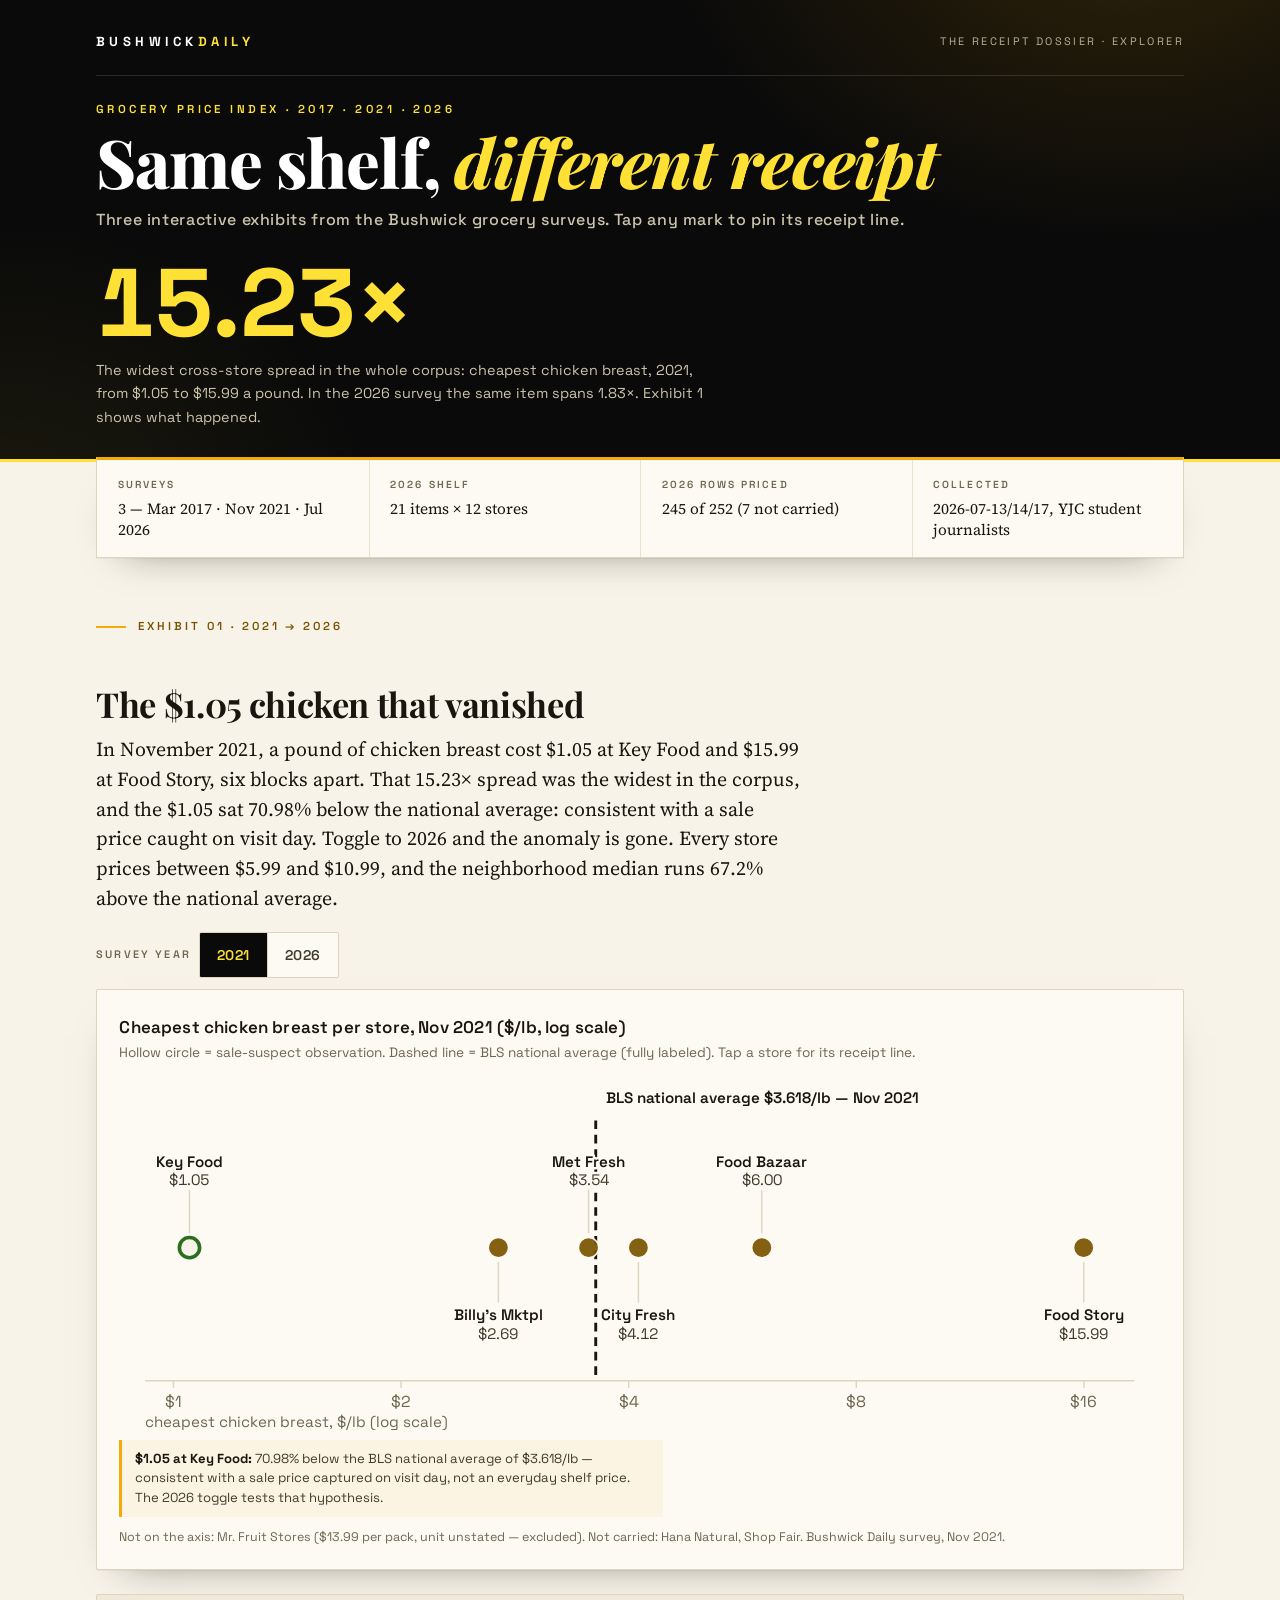
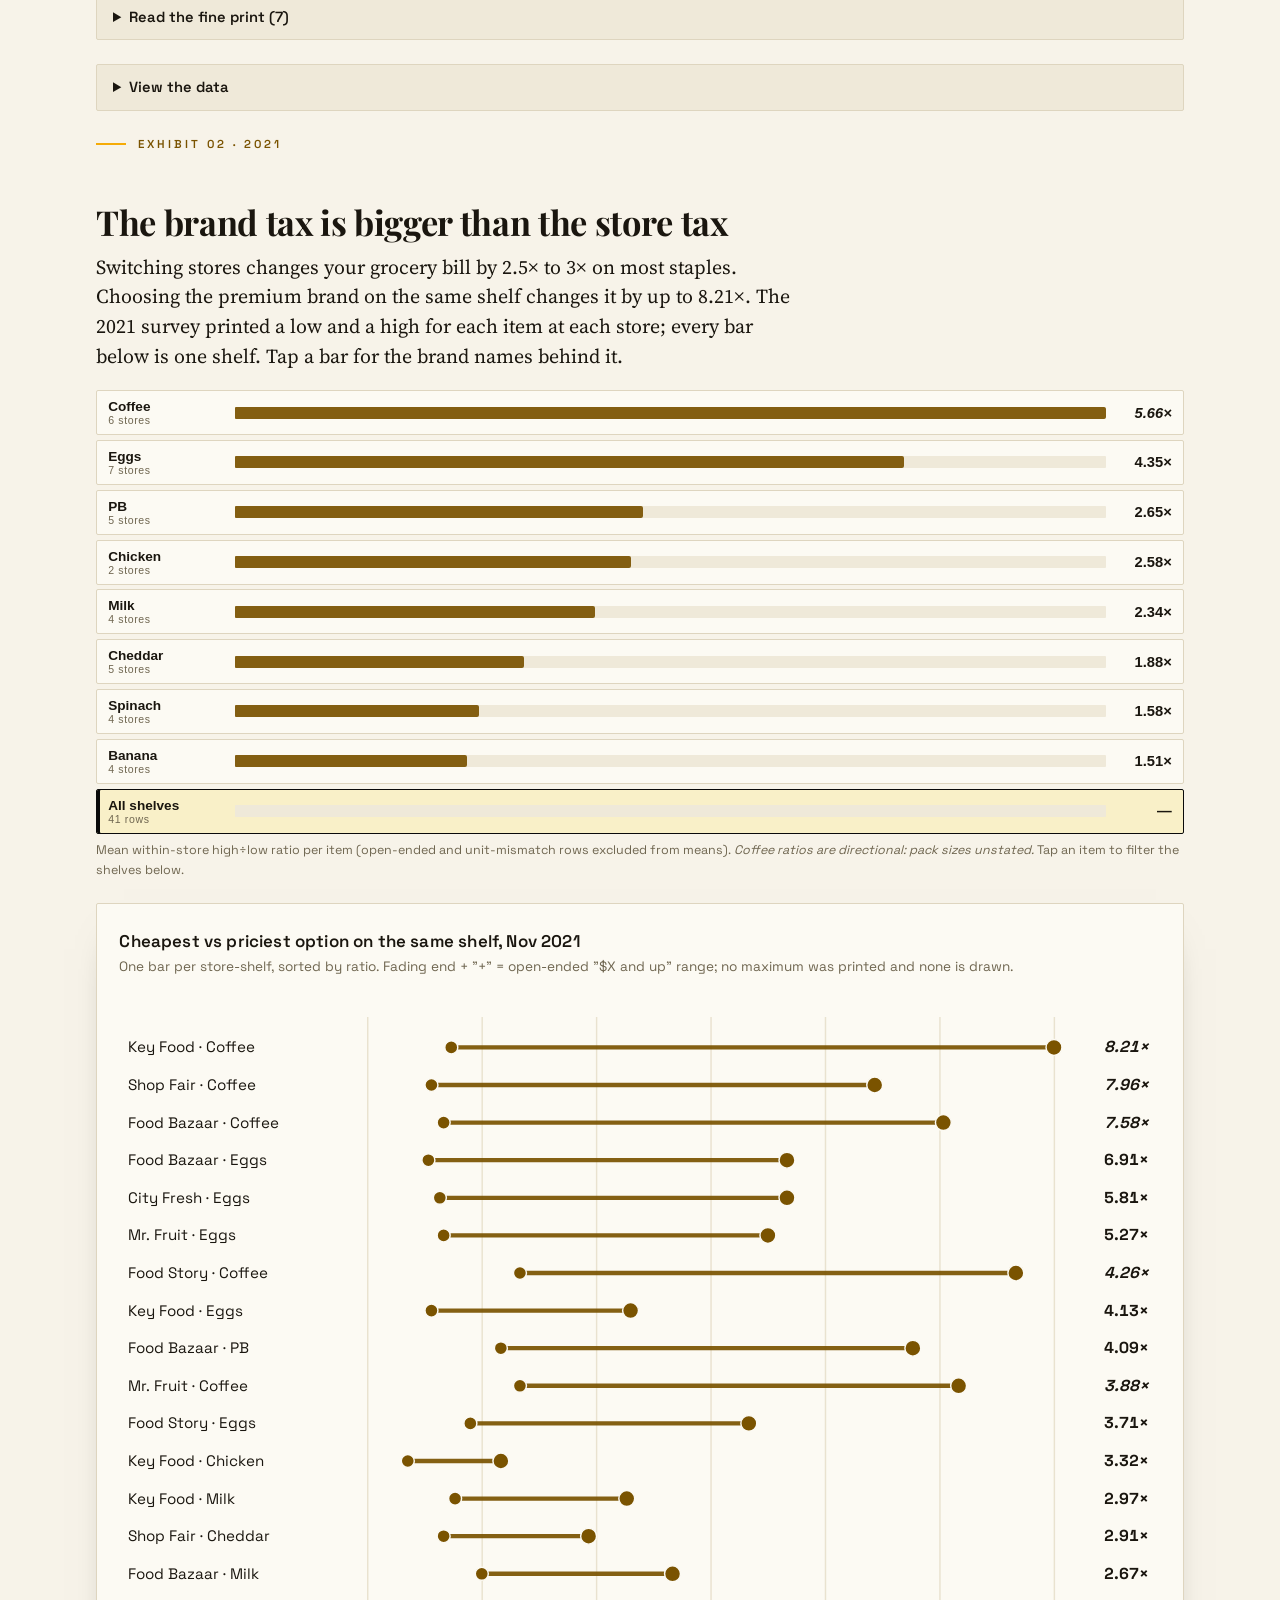
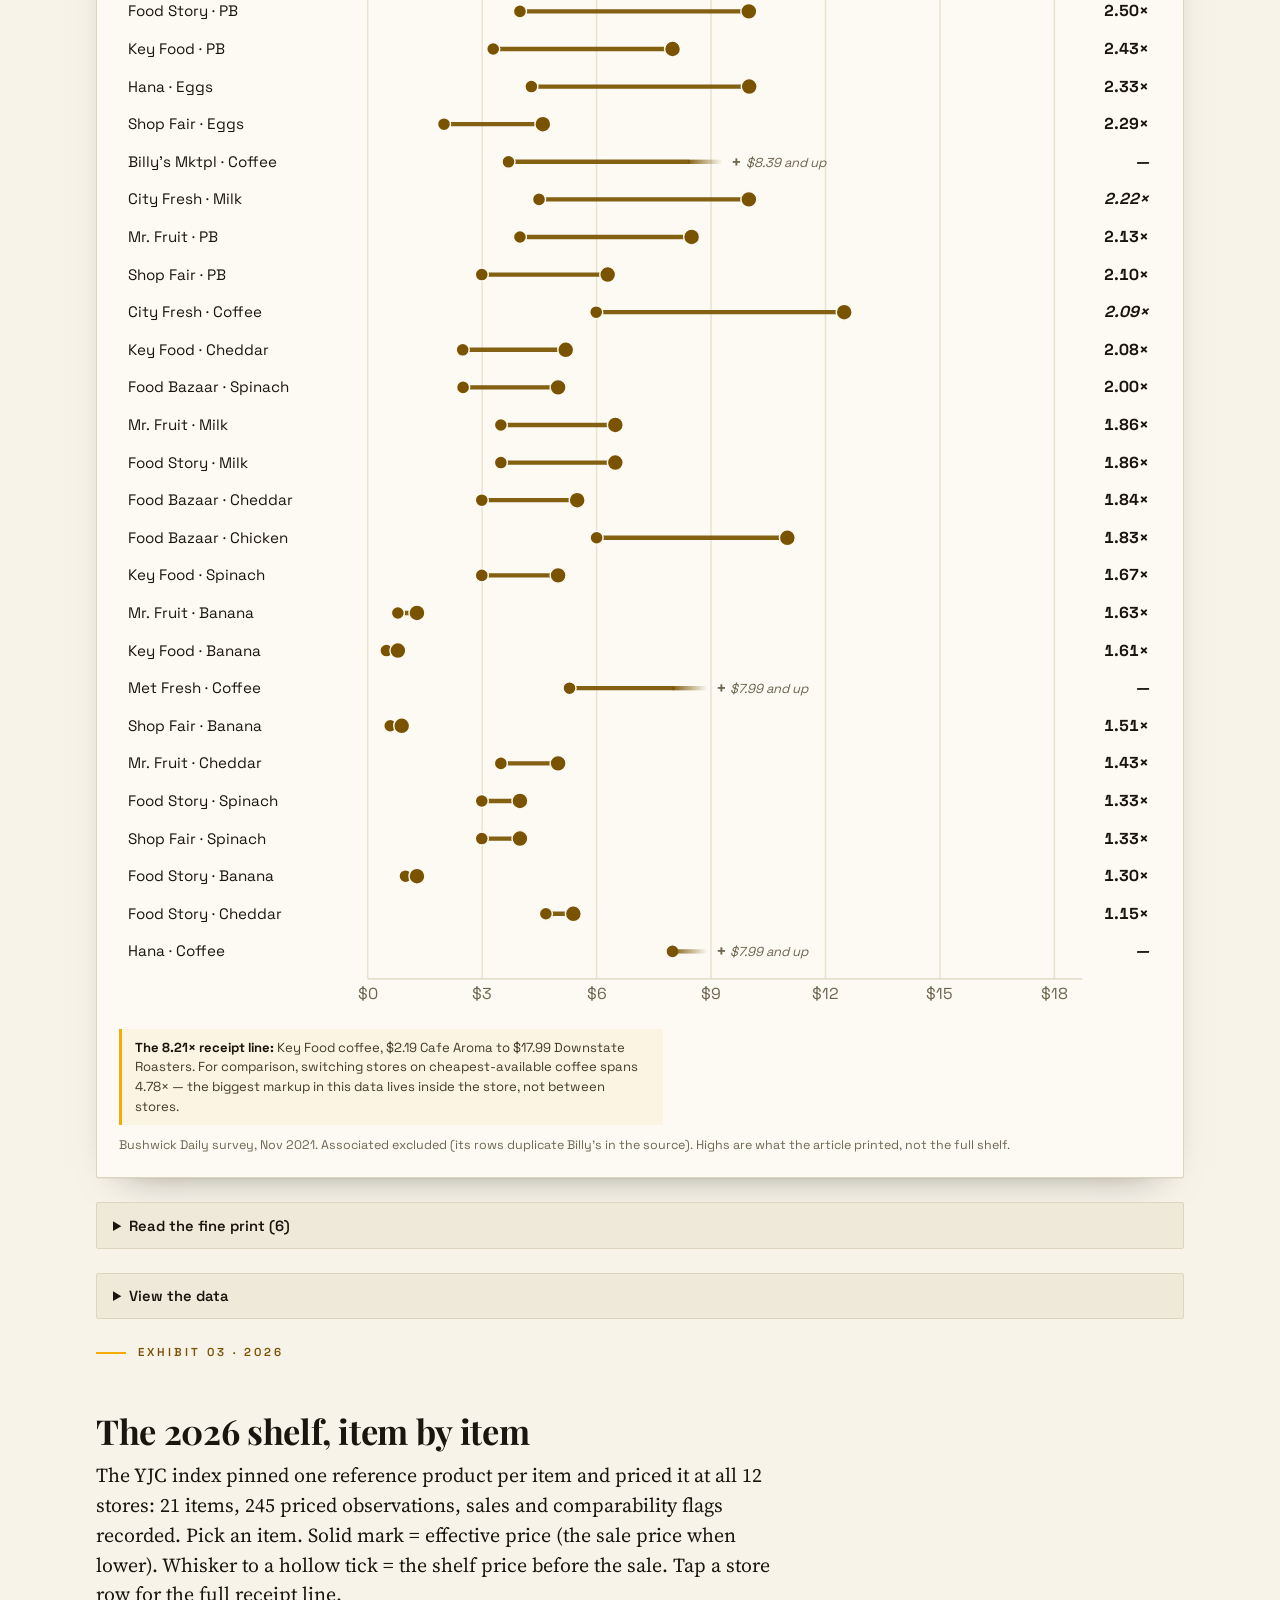
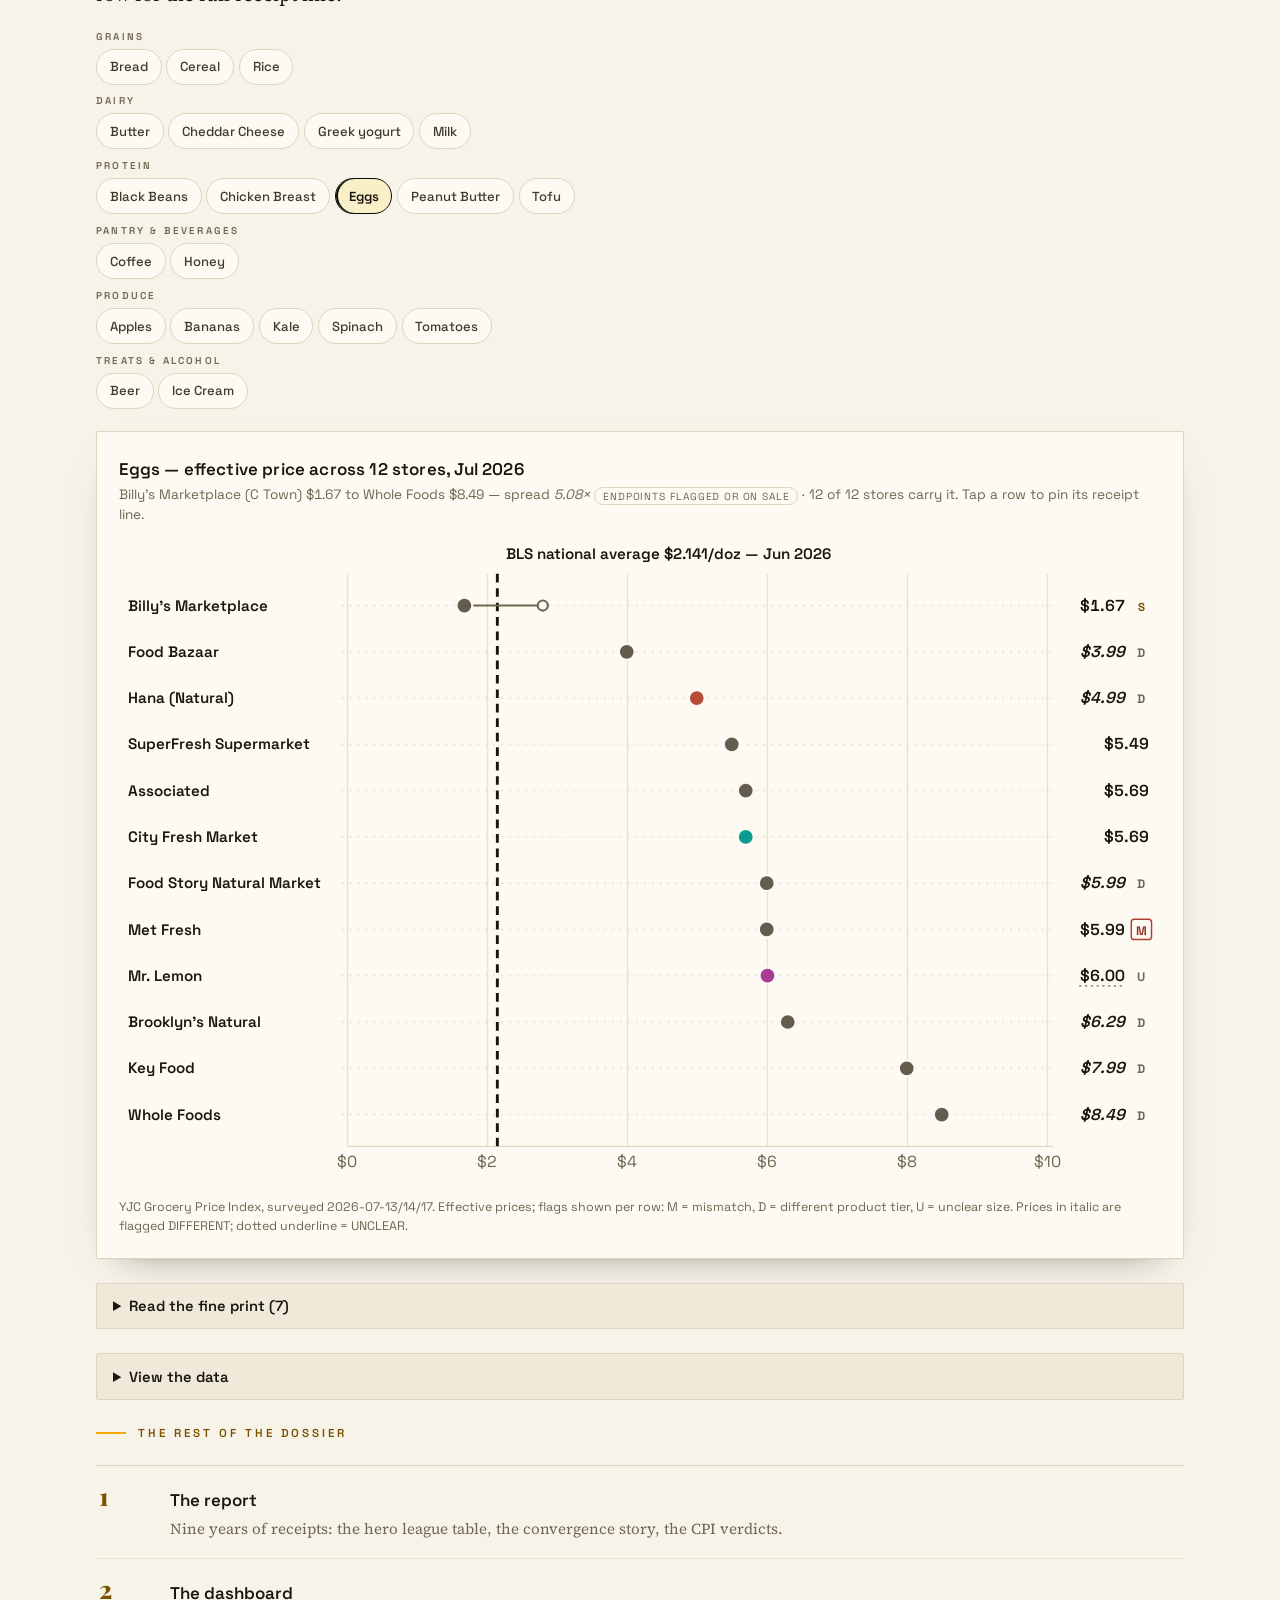
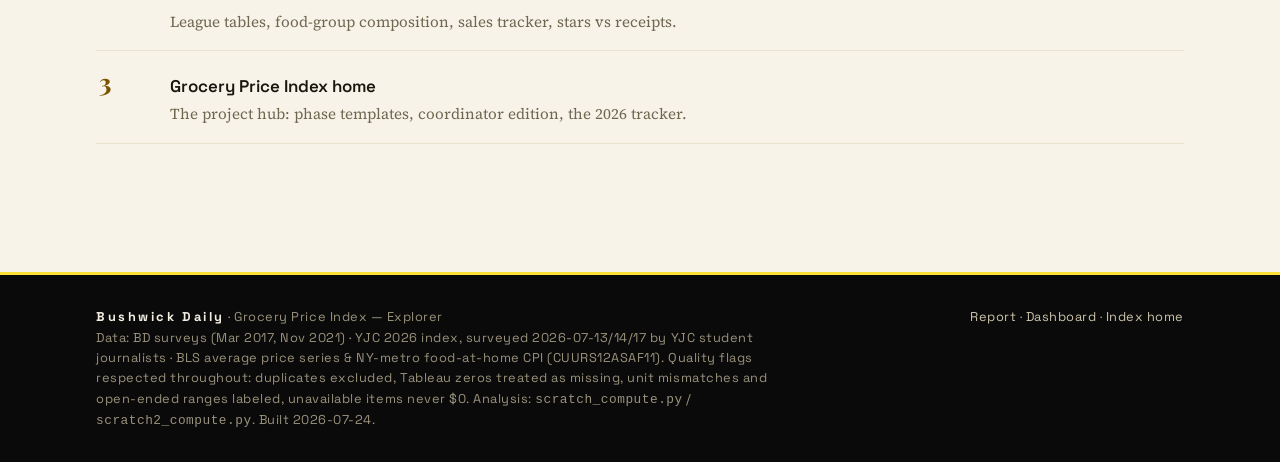
<file: historical/explorer.html>
<!DOCTYPE html>
<html lang="en">
<head>
<meta charset="utf-8">
<meta name="viewport" content="width=device-width, initial-scale=1">
<title>Explorer — Bushwick Grocery Price Index (2017 · 2021 · 2026)</title>
<meta name="description" content="Interactive D3 exhibits from the Bushwick grocery price surveys: the 2021 chicken anomaly, the within-store brand tax, and the full 2026 shelf, 21 items across 12 stores.">
<link rel="preconnect" href="https://fonts.googleapis.com">
<link rel="preconnect" href="https://fonts.gstatic.com" crossorigin>
<link href="https://fonts.googleapis.com/css2?family=Playfair+Display:ital,wght@0,600;0,700;0,800;1,600;1,700&family=Source+Serif+4:ital,opsz,wght@0,8..60,400;0,8..60,500;0,8..60,600;1,8..60,400&family=Space+Grotesk:wght@400;500;600;700&display=swap" rel="stylesheet">
<link rel="stylesheet" href="../assets/css/bd.css">
<script src="assets/js/d3.v7.min.js"></script>
<style>
/* ---- explorer-only additions (adds to bd.css, never overrides) ---------- */
:root{
  --viz-ink:#1a160f; --viz-ink-soft:#423b2c; --viz-tick:#6f6650;
  --viz-grid:#e9e2cf; --viz-baseline:#ded5bf;
  --viz-data:#7a5300; --viz-neutral:#5c5344; --viz-excl:#b5ac97;
  --viz-wash:rgba(255,225,53,.18);
}
.herostat{ margin:1.4rem 0 0; }
.herostat b{
  display:block; font-family:var(--f-ui); font-weight:700; font-variant-numeric:tabular-nums;
  font-size:clamp(3.4rem,9vw,6rem); line-height:1; color:var(--bd-yellow); letter-spacing:-.02em;
}
.herostat span{ display:block; margin-top:.5rem; font-family:var(--f-ui); font-size:.9rem; color:#cdc4ac; max-width:38rem; }
.figure-frame{
  background:var(--paper-card); border:1px solid var(--line); border-radius:2px;
  box-shadow:var(--shadow-card); padding:1rem; margin:1.4rem 0 .4rem;
}
@media (min-width:720px){ .figure-frame{ padding:1.4rem; } }
.figure-frame h3{ margin:.1rem 0 .1rem; font-family:var(--f-ui); font-weight:600; font-size:1.06rem; color:var(--ink); }
.figure-frame .figdek{ margin:0 0 .9rem; font-family:var(--f-ui); font-size:.85rem; color:var(--ink-mute); line-height:1.45; }
.figwrap{ position:relative; }
.figwrap svg{ width:100%; height:auto; display:block; font-family:var(--f-ui); }
.figwrap svg text{ font-family:var(--f-ui); }
figcaption{ font-family:var(--f-ui); font-size:.78rem; color:var(--ink-mute); margin-top:.7rem; line-height:1.5; }
.chiprow{ display:flex; flex-wrap:wrap; gap:.35rem; align-items:center; margin:.4rem 0 .2rem; }
.chip.flag-m{ border-color:#b3402e; color:#9a3524; }
.chip.flag-s{ border-color:var(--bd-gold); color:var(--bd-gold-deep); }
.chip.flag-new{ border-color:var(--bd-gold); color:var(--bd-gold-deep); background:rgba(245,171,7,.08); }
/* controls */
.ctl{ display:flex; flex-wrap:wrap; gap:.5rem; align-items:center; margin:.9rem 0 .2rem; font-family:var(--f-ui); }
.seg{ display:inline-flex; border:1px solid var(--line); border-radius:2px; overflow:hidden; background:var(--paper-card); }
.seg button{
  font-family:var(--f-ui); font-weight:600; font-size:.88rem; letter-spacing:.04em;
  border:0; background:transparent; color:var(--ink-soft); padding:.5rem 1.05rem; cursor:pointer; min-height:44px;
}
.seg button+button{ border-left:1px solid var(--line); }
.seg button[aria-pressed="true"]{ background:var(--bd-black); color:var(--bd-yellow); }
.seg button:focus-visible{ outline:none; box-shadow:0 0 0 3px rgba(255,225,53,.35); border-color:var(--bd-gold); }
.ctl-label{ font-size:.68rem; font-weight:600; letter-spacing:.2em; text-transform:uppercase; color:var(--ink-mute); }
/* item picker (ch3) + item bands (ch2) */
.picker{ margin:.9rem 0 .1rem; font-family:var(--f-ui); }
.picker .pg{ font-size:.62rem; font-weight:600; letter-spacing:.22em; text-transform:uppercase; color:var(--ink-mute); margin:.55rem 0 .25rem; }
.picker .pchips{ display:flex; flex-wrap:wrap; gap:.3rem; }
.pchips button{
  font-family:var(--f-ui); font-size:.82rem; font-weight:500; color:var(--ink-soft);
  border:1px solid var(--line); border-radius:999px; background:var(--paper-card);
  padding:.42rem .8rem; cursor:pointer; min-height:36px;
  transition:border-color .15s var(--ease), background .15s var(--ease);
}
.pchips button[aria-pressed="true"]{ border-color:var(--bd-black); background:var(--viz-wash); color:var(--ink); font-weight:600; box-shadow:inset 2px 0 0 var(--bd-black); }
.pchips button:focus-visible{ outline:none; border-color:var(--bd-gold); box-shadow:0 0 0 3px rgba(255,225,53,.35); }
.bands{ display:grid; gap:.3rem; margin:1rem 0 .4rem; font-family:var(--f-ui); }
.band{
  display:grid; grid-template-columns:7.2rem 1fr 3.4rem; gap:.7rem; align-items:center;
  border:1px solid var(--line); border-radius:2px; background:var(--paper-card);
  padding:.5rem .7rem; cursor:pointer; text-align:left; min-height:44px; width:100%;
  transition:border-color .15s var(--ease), background .15s var(--ease);
}
.band[aria-pressed="true"]{ background:var(--viz-wash); border-color:var(--bd-black); box-shadow:inset 3px 0 0 var(--bd-black); }
.band:focus-visible{ outline:none; border-color:var(--bd-gold); box-shadow:0 0 0 3px rgba(255,225,53,.35); }
.band .bn{ font-size:.85rem; font-weight:600; color:var(--ink); }
.band .bn small{ display:block; font-weight:500; font-size:.66rem; letter-spacing:.06em; color:var(--ink-mute); }
.band .bt{ position:relative; height:12px; background:var(--paper-sunk); border-radius:1px; overflow:hidden; }
.band .bt i{ position:absolute; inset:0 auto 0 0; background:var(--viz-data); opacity:.92; border-radius:0 2px 2px 0; }
.band .bv{ font-size:.92rem; font-weight:700; font-variant-numeric:tabular-nums; color:var(--ink); text-align:right; }
.band .bv.dir{ font-style:italic; }
@media (max-width:619px){ .band{ grid-template-columns:5.6rem 1fr 3rem; } }
/* pinned tooltip card */
.tt{
  position:absolute; z-index:30; max-width:min(19rem, calc(100% - 12px));
  background:var(--bd-black); color:#f4efe2; border:1px solid var(--bd-gold); border-radius:2px;
  font-family:var(--f-ui); font-size:.82rem; line-height:1.45; padding:.65rem .8rem .7rem;
  box-shadow:0 14px 40px -14px rgba(0,0,0,.6); display:none;
}
.tt.show{ display:block; pointer-events:none; }
.tt.show.pinned{ pointer-events:auto; }
.tt .tt-x{ display:none; }
.tt.pinned .tt-x{ display:block; }
.tt .tt-t{ color:var(--bd-yellow); font-weight:600; font-size:.88rem; margin:0 1.4rem .25rem 0; }
.tt .tt-x{
  position:absolute; top:.2rem; right:.25rem; border:0; background:transparent; color:#b9b09a;
  font-family:var(--f-ui); font-size:1rem; line-height:1; padding:.3rem .45rem; cursor:pointer;
}
.tt .tt-x:hover{ color:var(--bd-yellow); }
.tt .num{ font-variant-numeric:tabular-nums; }
.tt .tt-chips{ display:flex; flex-wrap:wrap; gap:.25rem; margin-top:.4rem; }
.tt .chip{ border-color:#4a4638; color:#cdc4ac; background:transparent; }
.tt .chip.flag-m{ border-color:#b3402e; color:#e5a79d; }
.tt .chip.flag-s{ border-color:var(--bd-gold); color:var(--bd-gold); }
.tt .tt-note{ color:#b9b09a; margin-top:.35rem; font-size:.76rem; }
/* margin annotation card (HTML, wraps instead of clipping) */
.callout{
  font-family:var(--f-ui); font-size:.82rem; line-height:1.5; color:var(--ink-soft);
  border-left:3px solid var(--bd-gold); background:rgba(245,171,7,.07);
  padding:.55rem .8rem; margin:.6rem 0 .2rem; max-width:34rem;
}
.callout b{ color:var(--ink); }
/* svg interaction */
.hit{ fill:transparent; cursor:pointer; }
.hit:focus{ outline:none; }
.hit:focus-visible{ stroke:var(--bd-gold); stroke-width:1.5; fill:rgba(255,225,53,.18); }
@media (hover:hover){ .hit:hover{ fill:rgba(255,225,53,.12); } }
.rowwash{ fill:var(--viz-wash); }
/* data tables in details */
details.note{ padding:.7rem 1rem; }
details.note summary{ cursor:pointer; font-weight:600; color:var(--ink); }
details.note ol{ margin:.7rem 0 .2rem 1.1rem; padding:0; }
details.note li{ margin:.3rem 0; }
.tbl-wrap{ margin:.9rem 0 .4rem; }
table.grid td{ font-variant-numeric:tabular-nums; }
td.it{ font-style:italic; }
td.un{ text-decoration:underline dotted var(--viz-tick); text-underline-offset:3px; }
.foot .prov{ max-width:44rem; line-height:1.6; }
@media (prefers-reduced-motion: reduce){ .band, .pchips button, .seg button{ transition:none; } }
</style>
</head>
<body>

<header class="masthead">
  <div class="masthead__inner">
    <div class="masthead__top">
      <p class="wordmark">Bushwick<b>Daily</b></p>
      <p class="masthead__meta">The Receipt Dossier · Explorer</p>
    </div>
    <span class="kicker reveal">Grocery Price Index · 2017 · 2021 · 2026</span>
    <h1 class="reveal d1">Same shelf, <em>different receipt</em></h1>
    <p class="masthead__dek reveal d2">Three interactive exhibits from the Bushwick grocery surveys. Tap any mark to pin its receipt line.</p>
    <div class="herostat reveal d3">
      <b>15.23×</b>
      <span>The widest cross-store spread in the whole corpus: cheapest chicken breast, 2021, from $1.05 to $15.99 a pound. In the 2026 survey the same item spans 1.83×. Exhibit 1 shows what happened.</span>
    </div>
  </div>
</header>

<div class="metastrip">
  <dl class="metastrip__card reveal d3">
    <div class="metastrip__cell"><dt>Surveys</dt><dd>3 — Mar 2017 · Nov 2021 · Jul 2026</dd></div>
    <div class="metastrip__cell"><dt>2026 shelf</dt><dd>21 items × 12 stores</dd></div>
    <div class="metastrip__cell"><dt>2026 rows priced</dt><dd>245 of 252 (7 not carried)</dd></div>
    <div class="metastrip__cell"><dt>Collected</dt><dd>2026-07-13/14/17, YJC student journalists</dd></div>
  </dl>
</div>

<main class="doc">
  <div class="doc__body wide">

    <!-- ================= EXHIBIT 1 ================= -->
    <section id="ex1">
      <p class="eyebrow">Exhibit 01 · 2021 → 2026</p>
      <h2 class="section-h">The $1.05 chicken that vanished</h2>
      <p class="lead" style="max-width:44rem">In November 2021, a pound of chicken breast cost $1.05 at Key Food and $15.99 at Food Story, six blocks apart. That 15.23× spread was the widest in the corpus, and the $1.05 sat 70.98% below the national average: consistent with a sale price caught on visit day. Toggle to 2026 and the anomaly is gone. Every store prices between $5.99 and $10.99, and the neighborhood median runs 67.2% above the national average.</p>

      <div class="ctl">
        <span class="ctl-label">Survey year</span>
        <div class="seg" role="group" aria-label="Survey year">
          <button type="button" id="y2021" aria-pressed="true">2021</button>
          <button type="button" id="y2026" aria-pressed="false">2026</button>
        </div>
      </div>

      <figure class="figure-frame" style="margin-top:.7rem">
        <h3 id="ex1-title">Cheapest chicken breast per store, Nov 2021 ($/lb, log scale)</h3>
        <p class="figdek" id="ex1-dek">Hollow circle = sale-suspect observation. Dashed line = BLS national average (fully labeled). Tap a store for its receipt line.</p>
        <div class="figwrap" id="fig1"></div>
        <div class="callout" id="ex1-callout"></div>
        <figcaption id="ex1-note"></figcaption>
      </figure>

      <details class="note">
        <summary>Read the fine print (7)</summary>
        <ol>
          <li>The 15.23× spread is a quality-mix spread, not a like-for-like markup: the endpoints are a conventional store brand (Urban Meadow) versus a natural market's single premium option.</li>
          <li>Key Food's $1.05/lb is 70.98% below the BLS national average ($3.618/lb, Nov 2021) — consistent with a sale price on visit day. Retroactive proof is impossible from this corpus.</li>
          <li>2021: Mr. Fruit Stores listed $13.99 per pack, unit unstated — excluded from the per-lb comparison. Hana Natural and Shop Fair carried none.</li>
          <li>2026: chicken breast not carried at Hana, Brooklyn's Natural, or Food Story. Thin-sliced cutlets at 4 stores carry a per-lb premium over whole breasts by construction, so the 2026 level is overstated; the "no loss-leader" conclusion is safe, the +67.2% premium is soft.</li>
          <li>Mr. Lemon's $10.99 is D'Artagnan, regeneratively raised — flagged MISMATCH against the reference product.</li>
          <li>BLS figures are national averages, not NYC-metro item averages; single visit per store in every survey.</li>
          <li>Verdict per the 2026 analysis (B7): 7.61× Key Food's 2021 price against BLS breast +15.56% over the window — the durable-everyday-$1/lb reading of 2021 is dead; the visit-day sale remains the surviving explanation.</li>
        </ol>
        <p>Reproduce: <code>python3 analysis/scratch_compute.py</code> · <code>python3 analysis/scratch2_compute.py</code></p>
      </details>
      <details class="note">
        <summary>View the data</summary>
        <div class="tbl-wrap" id="ex1-table"></div>
      </details>
    </section>

    <!-- ================= EXHIBIT 2 ================= -->
    <section id="ex2">
      <p class="eyebrow">Exhibit 02 · 2021</p>
      <h2 class="section-h">The brand tax is bigger than the store tax</h2>
      <p class="lead" style="max-width:44rem">Switching stores changes your grocery bill by 2.5× to 3× on most staples. Choosing the premium brand on the same shelf changes it by up to 8.21×. The 2021 survey printed a low and a high for each item at each store; every bar below is one shelf. Tap a bar for the brand names behind it.</p>

      <div class="bands" id="ex2-bands" role="group" aria-label="Filter by item: mean within-store high-to-low ratio"></div>
      <p class="figdek" style="font-family:var(--f-ui);font-size:.78rem;color:var(--ink-mute);margin:.1rem 0 .2rem">Mean within-store high÷low ratio per item (open-ended and unit-mismatch rows excluded from means). <em>Coffee ratios are directional: pack sizes unstated.</em> Tap an item to filter the shelves below.</p>

      <figure class="figure-frame">
        <h3 id="ex2-title">Cheapest vs priciest option on the same shelf, Nov 2021</h3>
        <p class="figdek">One bar per store-shelf, sorted by ratio. Fading end + "+" = open-ended "$X and up" range; no maximum was printed and none is drawn.</p>
        <div class="figwrap" id="fig2"></div>
        <div class="callout" id="ex2-callout"><b>The 8.21× receipt line:</b> Key Food coffee, $2.19 Cafe Aroma to $17.99 Downstate Roasters. For comparison, switching stores on cheapest-available coffee spans 4.78× — the biggest markup in this data lives inside the store, not between stores.</div>
        <figcaption>Bushwick Daily survey, Nov 2021. Associated excluded (its rows duplicate Billy's in the source). Highs are what the article printed, not the full shelf.</figcaption>
      </figure>

      <details class="note">
        <summary>Read the fine print (6)</summary>
        <ol>
          <li>Coffee pack sizes are unstated in the source, so coffee ratios are directional in per-unit terms (chip: DIRECTIONAL).</li>
          <li>Open-ended rows ("$7.99 and up" at Hana, "$7.99 and up" at Met Fresh, "$8.39 and up" at Billy's) are valid floors only; the missing maxima are never drawn.</li>
          <li>City Fresh's milk row lists a gallon price under the half-gallon heading (chip: UNIT MISMATCH); its ratio is excluded from the item mean.</li>
          <li>Key Food's chicken low is the $1.05 sale-suspect from Exhibit 1.</li>
          <li>Associated is excluded: 5 of its rows are verbatim duplicates of Billy's in the source article (DUPLICATE DATA).</li>
          <li>Highs are absent for several stores; the range is what the article printed, not the full shelf.</li>
        </ol>
        <p>Reproduce: <code>python3 analysis/scratch_compute.py</code></p>
      </details>
      <details class="note">
        <summary>View the data</summary>
        <div class="tbl-wrap" id="ex2-table"></div>
      </details>
    </section>

    <!-- ================= EXHIBIT 3 ================= -->
    <section id="ex3">
      <p class="eyebrow">Exhibit 03 · 2026</p>
      <h2 class="section-h">The 2026 shelf, item by item</h2>
      <p class="lead" style="max-width:44rem">The YJC index pinned one reference product per item and priced it at all 12 stores: 21 items, 245 priced observations, sales and comparability flags recorded. Pick an item. Solid mark = effective price (the sale price when lower). Whisker to a hollow tick = the shelf price before the sale. Tap a store row for the full receipt line.</p>

      <div class="picker" id="ex3-picker" aria-label="Pick an item"></div>

      <figure class="figure-frame">
        <h3 id="ex3-title"></h3>
        <p class="figdek" id="ex3-dek"></p>
        <div class="figwrap" id="fig3"></div>
        <figcaption id="ex3-cap">YJC Grocery Price Index, surveyed 2026-07-13/14/17. Effective prices; flags shown per row: M = mismatch, D = different product tier, U = unclear size. Prices in italic are flagged DIFFERENT; dotted underline = UNCLEAR.</figcaption>
      </figure>

      <details class="note">
        <summary>Read the fine print (7)</summary>
        <ol>
          <li>Single visit per store; effective prices embed visit-day sales (13 real discounts totaling $21.68 across the survey).</li>
          <li>One product recorded per store, so item medians overstate a cheapest-available premium; floors are the conservative bound.</li>
          <li>Comparability across the 252 rows: 156 OK · 39 Different · 42 Unclear · 15 Mismatch. Spread ratios whose endpoints are flagged are printed in italics.</li>
          <li>Eggs: Met Fresh's price is an 18-pack (MISMATCH as plotted; the analysis adjusts it to per-dozen separately). Billy's $1.67 is a 3-for-$5 sale.</li>
          <li>7 of 252 rows are not carried (tofu at 3 stores, chicken breast at 3, beer single-bottles-only at Mr. Lemon) and render as dashed "not carried" slots, never as $0.</li>
          <li>67 of 252 rows carry no collection date (all rows at Brooklyn's Natural, Food Story, Whole Foods, plus 4 others); their tooltips say so.</li>
          <li>BLS reference lines are national averages, not NYC-metro; they are drawn only where the item's unit matches the BLS series (eggs per dozen, boneless breast per lb). Milk is organic half-gallons and is never compared to the conventional-gallon BLS series.</li>
        </ol>
        <p>Reproduce: <code>python3 analysis/scratch2_compute.py</code></p>
      </details>
      <details class="note">
        <summary>View the data</summary>
        <div class="tbl-wrap" id="ex3-table"></div>
      </details>
    </section>

    <!-- cross links -->
    <p class="eyebrow">The rest of the dossier</p>
    <div class="phases">
      <a class="phase" href="./index.html"><span class="phase__n">1</span><span><span class="phase__title">The report</span><span class="phase__deliv">Nine years of receipts: the hero league table, the convergence story, the CPI verdicts.</span></span><span class="phase__go">Read →</span></a>
      <a class="phase" href="./dashboard.html"><span class="phase__n">2</span><span><span class="phase__title">The dashboard</span><span class="phase__deliv">League tables, food-group composition, sales tracker, stars vs receipts.</span></span><span class="phase__go">Open →</span></a>
      <a class="phase" href="../index.html"><span class="phase__n">3</span><span><span class="phase__title">Grocery Price Index home</span><span class="phase__deliv">The project hub: phase templates, coordinator edition, the 2026 tracker.</span></span><span class="phase__go">Go →</span></a>
    </div>
  </div>
</main>

<footer class="foot">
  <div class="foot__inner">
    <div class="prov">
      <b>Bushwick Daily</b> · Grocery Price Index — Explorer<br>
      Data: BD surveys (Mar 2017, Nov 2021) · YJC 2026 index, surveyed 2026-07-13/14/17 by YJC student journalists · BLS average price series &amp; NY-metro food-at-home CPI (CUURS12ASAF11).
      Quality flags respected throughout: duplicates excluded, Tableau zeros treated as missing, unit mismatches and open-ended ranges labeled, unavailable items never $0.
      Analysis: <code>scratch_compute.py</code> / <code>scratch2_compute.py</code>. Built 2026-07-24.
    </div>
    <div>
      <a href="./index.html">Report</a> · <a href="./dashboard.html">Dashboard</a> · <a href="../index.html">Index home</a>
    </div>
  </div>
</footer>

<script>
const DATA = {"stores":{"key_food":{"name":"Key Food","abbr":"Key Food","color":"#2c6e1f"},"shop_fair":{"name":"Shop Fair","abbr":"Shop Fair","color":"#1f5a9e"},"mr_fruit":{"name":"Mr. Fruit Stores","abbr":"Mr. Fruit","color":"#c9611e"},"city_fresh":{"name":"City Fresh Market","abbr":"City Fresh","color":"#00958a"},"hana":{"name":"Hana (Natural)","abbr":"Hana","color":"#b3402e"},"food_story":{"name":"Food Story Natural Market","abbr":"Food Story","color":"#8a4a9e"},"food_bazaar":{"name":"Food Bazaar","abbr":"Food Bazaar","color":"#3d8fd4"},"met_fresh":{"name":"Met Fresh","abbr":"Met Fresh","color":"#8a6d1a"},"billys":{"name":"Billy's Marketplace (C Town)","abbr":"Billy's Mktpl","color":"#5352c2"},"whole_foods":{"name":"Whole Foods","abbr":"Whole Foods","color":"#c25a84"},"superfresh":{"name":"SuperFresh Supermarket","abbr":"SuperFresh","color":"#1188b8"},"brooklyns_natural":{"name":"Brooklyn's Natural","abbr":"Bklyn's Nat.","color":"#96551c"},"mr_lemon":{"name":"Mr. Lemon","abbr":"Mr. Lemon","color":"#a3308f"},"associated":{"name":"Associated","abbr":"Associated","color":"#8a8172"}},"ch1":{"y2021":[{"id":"key_food","price":1.05,"brand":"Urban Meadow","note":"","item":"Chicken Breast"},{"id":"billys","price":2.69,"brand":"Perdue","note":"","item":"Chicken"},{"id":"met_fresh","price":3.54,"brand":"","note":"","item":"Chicken Breast"},{"id":"city_fresh","price":4.12,"brand":"","note":"","item":"Chicken Breast"},{"id":"food_bazaar","price":6.0,"brand":"store brand","note":"","item":"Chicken Breast"},{"id":"food_story","price":15.99,"brand":"only option","note":"","item":"Chicken Breast"}],"y2026":[{"id":"city_fresh","price":5.99,"brand":"Chicken breast boneless","flag":"Unclear","note":"","date":"2026-07-13"},{"id":"superfresh","price":5.99,"brand":"Superfresh brand boneless chicken breast  (per lb)","flag":"Different","note":"","date":"2026-07-14"},{"id":"met_fresh","price":6.23,"brand":"Boneless chicken breast","flag":"Unclear","note":"","date":"2026-07-14"},{"id":"billys","price":6.49,"brand":"Chicken breast thin sliced (per lb)","flag":"Different","note":"","date":"2026-07-14"},{"id":"whole_foods","price":6.99,"brand":"whole foods brand","flag":"Different","note":"","date":null},{"id":"associated","price":7.99,"brand":"Perdue thin sliced chicken cutlets (per lb)","flag":"Different","note":"","date":"2026-07-13"},{"id":"food_bazaar","price":7.99,"brand":"Thin slice boneless (6 cut thin)","flag":"Unclear","note":"","date":"2026-07-14"},{"id":"key_food","price":7.99,"brand":"Store packed boneless chicken breasts thin sliced (per lb)","flag":"Unclear","note":"","date":"2026-07-13"},{"id":"mr_lemon","price":10.99,"brand":"Dartagnan, regeneratively raised (per lb)","flag":"Mismatch","note":"","date":"2026-07-14"}],"missing2026":[{"id":"brooklyns_natural","note":"did not have in store"},{"id":"food_story","note":"Not available / not recorded at this store"},{"id":"hana","note":"Does not sell"}],"bls":{"2021":3.618,"2026":4.181}},"ch2":[{"id":"food_bazaar","item":"Half Gallon Milk","lo":2.99,"hi":7.99,"brandLo":"Cream-O-Land","brandHi":"Horizon Organic","unit":"half gallon","flag":"","note":"","ratio":2.6722},{"id":"food_bazaar","item":"12 Eggs","lo":1.59,"hi":10.99,"brandLo":"Esbenshade","brandHi":"Happy Egg","unit":"dozen","flag":"","note":"","ratio":6.9119},{"id":"food_bazaar","item":"Peanut Butter","lo":3.49,"hi":14.29,"brandLo":"Jif","brandHi":"Justin's","unit":"jar","flag":"","note":"","ratio":4.0946},{"id":"food_bazaar","item":"Cheddar Cheese","lo":2.99,"hi":5.49,"brandLo":"Borden","brandHi":"Kerrygold","unit":"pack","flag":"","note":"","ratio":1.8361},{"id":"food_bazaar","item":"Spinach","lo":2.5,"hi":4.99,"brandLo":"Uncle Vinny's","brandHi":"Organic Girl","unit":"pack","flag":"","note":"","ratio":1.996},{"id":"food_bazaar","item":"Chicken Breast","lo":6.0,"hi":11.0,"brandLo":"store brand","brandHi":"organic","unit":"per lb","flag":"","note":"","ratio":1.8333},{"id":"food_bazaar","item":"Coffee","lo":1.99,"hi":15.09,"brandLo":"Cafe Aroma","brandHi":"Illy","unit":"pack","flag":"","note":"","ratio":7.5829},{"id":"mr_fruit","item":"Half Gallon Milk","lo":3.49,"hi":6.49,"brandLo":"Cream-O-Land","brandHi":"Organic Valley","unit":"half gallon","flag":"","note":"","ratio":1.8596},{"id":"mr_fruit","item":"12 Eggs","lo":1.99,"hi":10.49,"brandLo":"Saunders Amish Eggs","brandHi":"Handsome Brook Farm","unit":"dozen","flag":"","note":"","ratio":5.2714},{"id":"mr_fruit","item":"Banana","lo":0.79,"hi":1.29,"brandLo":"","brandHi":"organic","unit":"per lb","flag":"","note":"","ratio":1.6329},{"id":"mr_fruit","item":"Peanut Butter","lo":3.99,"hi":8.49,"brandLo":"Jif","brandHi":"Once Again","unit":"jar","flag":"","note":"","ratio":2.1278},{"id":"mr_fruit","item":"Cheddar Cheese","lo":3.49,"hi":4.99,"brandLo":"Borden","brandHi":"Cabot","unit":"pack","flag":"","note":"","ratio":1.4298},{"id":"mr_fruit","item":"Coffee","lo":3.99,"hi":15.49,"brandLo":"Cafe Bustelo","brandHi":"Stumptown","unit":"pack","flag":"","note":"","ratio":3.8822},{"id":"key_food","item":"Half Gallon Milk","lo":2.29,"hi":6.79,"brandLo":"Farmland","brandHi":"Organic Valley","unit":"half gallon","flag":"","note":"","ratio":2.9651},{"id":"key_food","item":"12 Eggs","lo":1.67,"hi":6.89,"brandLo":"Sunshine Farms","brandHi":"Pete and Gerry's","unit":"dozen","flag":"","note":"","ratio":4.1257},{"id":"key_food","item":"Banana","lo":0.49,"hi":0.79,"brandLo":"","brandHi":"organic","unit":"per lb","flag":"","note":"","ratio":1.6122},{"id":"key_food","item":"Peanut Butter","lo":3.29,"hi":7.99,"brandLo":"Jif","brandHi":"Once Again","unit":"jar","flag":"","note":"","ratio":2.4286},{"id":"key_food","item":"Cheddar Cheese","lo":2.49,"hi":5.19,"brandLo":"Urban Meadow","brandHi":"Cracker Barrel","unit":"pack","flag":"","note":"","ratio":2.0843},{"id":"key_food","item":"Spinach","lo":2.99,"hi":4.99,"brandLo":"Dole","brandHi":"Attitude","unit":"pack","flag":"","note":"","ratio":1.6689},{"id":"key_food","item":"Chicken Breast","lo":1.05,"hi":3.49,"brandLo":"Urban Meadow","brandHi":"Perdue","unit":"per lb","flag":"","note":"","ratio":3.3238},{"id":"key_food","item":"Coffee","lo":2.19,"hi":17.99,"brandLo":"Cafe Aroma","brandHi":"Downstate Roasters","unit":"pack","flag":"","note":"","ratio":8.2146},{"id":"food_story","item":"Half Gallon Milk","lo":3.49,"hi":6.49,"brandLo":"Midland Farms","brandHi":"Organic Valley","unit":"half gallon","flag":"","note":"","ratio":1.8596},{"id":"food_story","item":"12 Eggs","lo":2.69,"hi":9.99,"brandLo":"Pine Belt Eggs","brandHi":"Happy Egg","unit":"dozen","flag":"","note":"","ratio":3.7138},{"id":"food_story","item":"Banana","lo":0.99,"hi":1.29,"brandLo":"","brandHi":"organic","unit":"per lb","flag":"","note":"","ratio":1.303},{"id":"food_story","item":"Peanut Butter","lo":3.99,"hi":9.99,"brandLo":"Skippy","brandHi":"Once Again","unit":"jar","flag":"","note":"","ratio":2.5038},{"id":"food_story","item":"Cheddar Cheese","lo":4.67,"hi":5.39,"brandLo":"New York Cheddar","brandHi":"Cabot","unit":"pack","flag":"","note":"","ratio":1.1542},{"id":"food_story","item":"Spinach","lo":2.99,"hi":3.99,"brandLo":"fresh","brandHi":"Organic Girl","unit":"pack","flag":"","note":"","ratio":1.3344},{"id":"food_story","item":"Coffee","lo":3.99,"hi":16.99,"brandLo":"Cafe Bustelo","brandHi":"Blue Bottle","unit":"pack","flag":"","note":"","ratio":4.2581},{"id":"shop_fair","item":"12 Eggs","lo":2.0,"hi":4.59,"brandLo":"Sunshine Farms","brandHi":"Sunshine Farms Cage Free","unit":"dozen","flag":"","note":"","ratio":2.295},{"id":"shop_fair","item":"Banana","lo":0.59,"hi":0.89,"brandLo":"","brandHi":"organic","unit":"per lb","flag":"","note":"","ratio":1.5085},{"id":"shop_fair","item":"Peanut Butter","lo":2.99,"hi":6.29,"brandLo":"Jif","brandHi":"Smart Balance","unit":"jar","flag":"","note":"","ratio":2.1037},{"id":"shop_fair","item":"Cheddar Cheese","lo":1.99,"hi":5.79,"brandLo":"Farms Creamery","brandHi":"Boar's Head","unit":"pack","flag":"","note":"","ratio":2.9095},{"id":"shop_fair","item":"Spinach","lo":2.99,"hi":3.99,"brandLo":"Dole","brandHi":"Organic Girl","unit":"pack","flag":"","note":"","ratio":1.3344},{"id":"shop_fair","item":"Coffee","lo":1.67,"hi":13.29,"brandLo":"Cafe Eldorado","brandHi":"Starbucks","unit":"pack","flag":"","note":"no chicken listed","ratio":7.9581},{"id":"city_fresh","item":"Half Gallon Milk","lo":4.49,"hi":9.99,"brandLo":"2% Derle Hygrade","brandHi":"Maple Hill Creamery Organic","unit":"gallon (as printed)","flag":"unit_mismatch","note":"article lists a gallon price under half-gallon heading","ratio":2.2249},{"id":"city_fresh","item":"12 Eggs","lo":1.89,"hi":10.99,"brandLo":"Mitlitsky","brandHi":"Happy Egg","unit":"dozen","flag":"","note":"","ratio":5.8148},{"id":"city_fresh","item":"Coffee","lo":5.99,"hi":12.49,"brandLo":"Folgers","brandHi":"local roast","unit":"pack","flag":"","note":"","ratio":2.0851},{"id":"hana","item":"12 Eggs","lo":4.29,"hi":10.0,"brandLo":"","brandHi":"","unit":"dozen","flag":"","note":"","ratio":2.331},{"id":"hana","item":"Coffee","lo":7.99,"hi":null,"brandLo":"","brandHi":"","unit":"pack","flag":"open_ended","note":"'$7.99 and up'; no chicken listed","ratio":null},{"id":"met_fresh","item":"Coffee","lo":5.29,"hi":7.99,"brandLo":"Folgers","brandHi":"local roasts","unit":"pack","flag":"open_ended","note":"'$7.99 and up'","ratio":1.5104},{"id":"billys","item":"Coffee","lo":3.69,"hi":8.39,"brandLo":"Folgers","brandHi":"local roasts","unit":"pack","flag":"open_ended","note":"'$8.39 and up'","ratio":2.2737}],"items":["Apples","Bananas","Beer","Black Beans","Bread","Butter","Cereal","Cheddar Cheese","Chicken Breast","Coffee","Eggs","Greek yogurt","Honey","Ice Cream","Kale","Milk","Peanut Butter","Rice","Spinach","Tofu","Tomatoes"],"ch3":{"Apples":[{"id":"associated","group":"Produce","brand":"Gala, per lb","avail":true,"flag":"OK","note":"","sn":"","date":"2026-07-13","eff":2.69,"reg":2.69,"onSale":false},{"id":"billys","group":"Produce","brand":"Store brand, per lb","avail":true,"flag":"Unclear","note":"","sn":"","date":"2026-07-14","eff":1.99,"reg":1.99,"onSale":false},{"id":"brooklyns_natural","group":"Produce","brand":"Gala- USA, per lb","avail":true,"flag":"OK","note":"","sn":"","date":null,"eff":2.49,"reg":2.49,"onSale":false},{"id":"city_fresh","group":"Produce","brand":"Gala, per lb","avail":true,"flag":"OK","note":"","sn":"","date":"2026-07-13","eff":1.99,"reg":2.49,"onSale":true,"sale":1.99},{"id":"food_bazaar","group":"Produce","brand":"Honey Crisp (Manager's Special)","avail":true,"flag":"Different","note":"","sn":"","date":"2026-07-17","eff":2.99,"reg":2.99,"onSale":false},{"id":"food_story","group":"Produce","brand":"Gala ","avail":true,"flag":"OK","note":"","sn":"","date":null,"eff":2.99,"reg":2.99,"onSale":false},{"id":"hana","group":"Produce","brand":"Gala","avail":true,"flag":"OK","note":"","sn":"","date":"2026-07-13","eff":2.99,"reg":2.99,"onSale":false},{"id":"key_food","group":"Produce","brand":"Gala, per lb","avail":true,"flag":"OK","note":"","sn":"","date":"2026-07-13","eff":2.69,"reg":2.69,"onSale":false},{"id":"met_fresh","group":"Produce","brand":"Store brand","avail":true,"flag":"Unclear","note":"","sn":"","date":"2026-07-14","eff":1.99,"reg":1.99,"onSale":false},{"id":"mr_lemon","group":"Produce","brand":"USA, per apple","avail":true,"flag":"Mismatch","note":"","sn":"","date":"2026-07-14","eff":1.0,"reg":1.0,"onSale":false},{"id":"superfresh","group":"Produce","brand":"USA","avail":true,"flag":"Unclear","note":"","sn":"","date":"2026-07-14","eff":1.99,"reg":1.99,"onSale":false},{"id":"whole_foods","group":"Produce","brand":"Honey Crisp, per lb","avail":true,"flag":"Different","note":"","sn":"","date":null,"eff":3.99,"reg":3.99,"onSale":false}],"Bananas":[{"id":"associated","group":"Produce","brand":"Dole, per lb","avail":true,"flag":"OK","note":"","sn":"","date":"2026-07-13","eff":0.89,"reg":0.89,"onSale":false},{"id":"billys","group":"Produce","brand":"Chiquitas, per lb","avail":true,"flag":"OK","note":"","sn":"","date":"2026-07-14","eff":0.79,"reg":0.79,"onSale":false},{"id":"brooklyns_natural","group":"Produce","brand":"Chiquitas, per lb","avail":true,"flag":"OK","note":"","sn":"","date":null,"eff":0.99,"reg":0.99,"onSale":false},{"id":"city_fresh","group":"Produce","brand":"Dole - could not find non-sale price","avail":true,"flag":"OK","note":"Dole - could not find non-sale price","sn":"","date":"2026-07-13","eff":0.79,"reg":0.79,"onSale":false},{"id":"food_bazaar","group":"Produce","brand":"Chiquitasm, per lb","avail":true,"flag":"OK","note":"","sn":"","date":"2026-07-14","eff":0.79,"reg":0.79,"onSale":false},{"id":"food_story","group":"Produce","brand":"Chiquitas ","avail":true,"flag":"OK","note":"","sn":"","date":null,"eff":1.99,"reg":1.99,"onSale":false},{"id":"hana","group":"Produce","brand":"Chiquita, per lb","avail":true,"flag":"OK","note":"","sn":"","date":"2026-07-13","eff":0.99,"reg":0.99,"onSale":false},{"id":"key_food","group":"Produce","brand":"Chiquita, per lb","avail":true,"flag":"OK","note":"","sn":"","date":"2026-07-13","eff":0.89,"reg":0.89,"onSale":false},{"id":"met_fresh","group":"Produce","brand":"Dole","avail":true,"flag":"OK","note":"","sn":"","date":"2026-07-14","eff":1.49,"reg":1.49,"onSale":false},{"id":"mr_lemon","group":"Produce","brand":"Dole, per lb","avail":true,"flag":"OK","note":"","sn":"","date":"2026-07-14","eff":1.49,"reg":1.49,"onSale":false},{"id":"superfresh","group":"Produce","brand":"Dole","avail":true,"flag":"OK","note":"","sn":"","date":"2026-07-14","eff":1.29,"reg":1.29,"onSale":false},{"id":"whole_foods","group":"Produce","brand":"Organic- Whole foods Market","avail":true,"flag":"Different","note":"","sn":"","date":null,"eff":0.79,"reg":0.79,"onSale":false}],"Tomatoes":[{"id":"associated","group":"Produce","brand":"On the vine, per lb","avail":true,"flag":"OK","note":"","sn":"","date":"2026-07-13","eff":2.69,"reg":2.69,"onSale":false},{"id":"billys","group":"Produce","brand":"On the vine","avail":true,"flag":"Unclear","note":"","sn":"","date":"2026-07-14","eff":2.49,"reg":2.49,"onSale":false},{"id":"brooklyns_natural","group":"Produce","brand":"stem tomato, per lb","avail":true,"flag":"Different","note":"","sn":"","date":null,"eff":4.99,"reg":4.99,"onSale":false},{"id":"city_fresh","group":"Produce","brand":"On the vine, per lb","avail":true,"flag":"OK","note":"","sn":"","date":"2026-07-13","eff":4.99,"reg":4.99,"onSale":false},{"id":"food_bazaar","group":"Produce","brand":"On the vine (Weekly Special)","avail":true,"flag":"OK","note":"","sn":"","date":"2026-07-14","eff":1.49,"reg":1.49,"onSale":false},{"id":"food_story","group":"Produce","brand":"USA","avail":true,"flag":"Unclear","note":"","sn":"","date":null,"eff":1.99,"reg":1.99,"onSale":false},{"id":"hana","group":"Produce","brand":"On the vine, per lb","avail":true,"flag":"OK","note":"","sn":"","date":"2026-07-13","eff":3.99,"reg":3.99,"onSale":false},{"id":"key_food","group":"Produce","brand":"On the vine, per lb","avail":true,"flag":"OK","note":"","sn":"","date":"2026-07-13","eff":1.49,"reg":1.49,"onSale":false},{"id":"met_fresh","group":"Produce","brand":"on the vine (per lb)","avail":true,"flag":"OK","note":"","sn":"","date":"2026-07-14","eff":1.99,"reg":1.99,"onSale":false},{"id":"mr_lemon","group":"Produce","brand":"plum, per lb","avail":true,"flag":"Different","note":"","sn":"","date":"2026-07-14","eff":1.49,"reg":1.49,"onSale":false},{"id":"superfresh","group":"Produce","brand":"n/a","avail":true,"flag":"Unclear","note":"","sn":"","date":"2026-07-14","eff":1.49,"reg":1.49,"onSale":false},{"id":"whole_foods","group":"Produce","brand":"on the vine, per lb","avail":true,"flag":"OK","note":"","sn":"","date":null,"eff":2.79,"reg":2.79,"onSale":false}],"Kale":[{"id":"associated","group":"Produce","brand":"Per lb","avail":true,"flag":"OK","note":"","sn":"","date":"2026-07-13","eff":1.99,"reg":1.99,"onSale":false},{"id":"billys","group":"Produce","brand":"store brand (by bunch, weight around .45lb)","avail":true,"flag":"Mismatch","note":"","sn":"","date":"2026-07-14","eff":2.0,"reg":2.0,"onSale":false},{"id":"brooklyns_natural","group":"Produce","brand":"USA, per bunch","avail":true,"flag":"Mismatch","note":"","sn":"","date":null,"eff":2.49,"reg":2.49,"onSale":false},{"id":"city_fresh","group":"Produce","brand":"Per lb","avail":true,"flag":"OK","note":"","sn":"","date":"2026-07-13","eff":1.49,"reg":2.49,"onSale":true,"sale":1.49},{"id":"food_bazaar","group":"Produce","brand":"per lb","avail":true,"flag":"OK","note":"","sn":"","date":"2026-07-14","eff":1.79,"reg":1.79,"onSale":false},{"id":"food_story","group":"Produce","brand":"Organic- Store Brand (per lb)","avail":true,"flag":"OK","note":"","sn":"","date":null,"eff":2.99,"reg":2.99,"onSale":false},{"id":"hana","group":"Produce","brand":"By the bunch","avail":true,"flag":"Mismatch","note":"","sn":"","date":"2026-07-13","eff":1.99,"reg":1.99,"onSale":false},{"id":"key_food","group":"Produce","brand":"Per lb","avail":true,"flag":"OK","note":"","sn":"","date":"2026-07-13","eff":2.19,"reg":2.19,"onSale":false},{"id":"met_fresh","group":"Produce","brand":"Store brand","avail":true,"flag":"OK","note":"","sn":"","date":"2026-07-14","eff":2.99,"reg":2.99,"onSale":false},{"id":"mr_lemon","group":"Produce","brand":"generic, per bunch","avail":true,"flag":"Mismatch","note":"","sn":"","date":"2026-07-14","eff":2.99,"reg":2.99,"onSale":false},{"id":"superfresh","group":"Produce","brand":"store brand, per lb","avail":true,"flag":"OK","note":"","sn":"","date":"2026-07-14","eff":1.99,"reg":1.99,"onSale":false},{"id":"whole_foods","group":"Produce","brand":"Cal- Organic Farms, per bunch","avail":true,"flag":"Mismatch","note":"","sn":"","date":null,"eff":2.99,"reg":2.99,"onSale":false}],"Spinach":[{"id":"associated","group":"Produce","brand":"Attitude, 5 oz","avail":true,"flag":"OK","note":"","sn":"","date":"2026-07-13","eff":4.79,"reg":4.79,"onSale":false},{"id":"billys","group":"Produce","brand":"Olivia organic","avail":true,"flag":"Unclear","note":"","sn":"","date":"2026-07-14","eff":4.69,"reg":4.69,"onSale":false},{"id":"brooklyns_natural","group":"Produce","brand":"Organic Girl","avail":true,"flag":"OK","note":"","sn":"","date":null,"eff":4.79,"reg":4.79,"onSale":false},{"id":"city_fresh","group":"Produce","brand":"Attitude","avail":true,"flag":"Unclear","note":"","sn":"","date":"2026-07-13","eff":4.49,"reg":4.49,"onSale":false},{"id":"food_bazaar","group":"Produce","brand":"Uncle Vinny's, 5 oz","avail":true,"flag":"OK","note":"","sn":"2 for $7","date":"2026-07-14","eff":3.5,"reg":4.19,"onSale":true,"sale":3.5},{"id":"food_story","group":"Produce","brand":"Organic girl","avail":true,"flag":"Unclear","note":"","sn":"","date":null,"eff":4.99,"reg":4.99,"onSale":false},{"id":"hana","group":"Produce","brand":"Organic Girl","avail":true,"flag":"OK","note":"","sn":"","date":"2026-07-13","eff":5.69,"reg":5.69,"onSale":false},{"id":"key_food","group":"Produce","brand":"Attitude, 5 oz","avail":true,"flag":"OK","note":"","sn":"","date":"2026-07-13","eff":3.99,"reg":3.99,"onSale":false},{"id":"met_fresh","group":"Produce","brand":"organic girl","avail":true,"flag":"OK","note":"","sn":"2/6.00","date":"2026-07-14","eff":3.0,"reg":4.99,"onSale":true,"sale":3.0},{"id":"mr_lemon","group":"Produce","brand":"store brand, per lb","avail":true,"flag":"Mismatch","note":"","sn":"","date":"2026-07-14","eff":1.9,"reg":1.9,"onSale":false},{"id":"superfresh","group":"Produce","brand":"Fresh Express","avail":true,"flag":"Unclear","note":"","sn":"","date":"2026-07-14","eff":4.99,"reg":4.99,"onSale":false},{"id":"whole_foods","group":"Produce","brand":"Organic- 365 Whole Foods Market","avail":true,"flag":"Unclear","note":"","sn":"","date":null,"eff":3.19,"reg":3.19,"onSale":false}],"Bread":[{"id":"associated","group":"Grains","brand":"Wonderbread 20z","avail":true,"flag":"OK","note":"","sn":"","date":"2026-07-13","eff":2.99,"reg":2.99,"onSale":false},{"id":"billys","group":"Grains","brand":"Wonder Bread (20oz)","avail":true,"flag":"OK","note":"","sn":"","date":"2026-07-14","eff":3.49,"reg":3.49,"onSale":false},{"id":"brooklyns_natural","group":"Grains","brand":"Bakery of New York","avail":true,"flag":"Different","note":"","sn":"","date":null,"eff":4.99,"reg":4.99,"onSale":false},{"id":"city_fresh","group":"Grains","brand":"Wonderbread","avail":true,"flag":"OK","note":"","sn":"","date":"2026-07-13","eff":3.99,"reg":3.99,"onSale":false},{"id":"food_bazaar","group":"Grains","brand":"Wonder Break (20oz)","avail":true,"flag":"OK","note":"","sn":"","date":"2026-07-14","eff":3.99,"reg":3.99,"onSale":false},{"id":"food_story","group":"Grains","brand":"Bakery of New York","avail":true,"flag":"Different","note":"","sn":"","date":null,"eff":4.99,"reg":4.99,"onSale":false},{"id":"hana","group":"Grains","brand":"Bread Alone (20oz)","avail":true,"flag":"Different","note":"","sn":"","date":"2026-07-13","eff":7.29,"reg":7.29,"onSale":false},{"id":"key_food","group":"Grains","brand":"All Natural Country (20oz)","avail":true,"flag":"Different","note":"","sn":"","date":"2026-07-13","eff":4.99,"reg":4.99,"onSale":false},{"id":"met_fresh","group":"Grains","brand":"Wonder Bread (20oz)3.49","avail":true,"flag":"OK","note":"","sn":"","date":"2026-07-14","eff":3.49,"reg":3.49,"onSale":false},{"id":"mr_lemon","group":"Grains","brand":"White bread (NEED TO GET BRAND)","avail":true,"flag":"Unclear","note":"","sn":"","date":"2026-07-14","eff":5.29,"reg":5.29,"onSale":false},{"id":"superfresh","group":"Grains","brand":"Wonder Bread (20oz)","avail":true,"flag":"OK","note":"","sn":"","date":"2026-07-14","eff":3.99,"reg":3.99,"onSale":false},{"id":"whole_foods","group":"Grains","brand":"Natures Own ","avail":true,"flag":"Different","note":"","sn":"","date":null,"eff":4.79,"reg":4.79,"onSale":false}],"Peanut Butter":[{"id":"associated","group":"Protein","brand":"Jif, 16 oz","avail":true,"flag":"Different","note":"","sn":"","date":"2026-07-13","eff":4.29,"reg":4.29,"onSale":false},{"id":"billys","group":"Protein","brand":"Jif (16oz)","avail":true,"flag":"Different","note":"","sn":"","date":"2026-07-14","eff":3.5,"reg":3.5,"onSale":false},{"id":"brooklyns_natural","group":"Protein","brand":"Skippy (16.3oz)","avail":true,"flag":"OK","note":"","sn":"","date":null,"eff":5.29,"reg":5.29,"onSale":false},{"id":"city_fresh","group":"Protein","brand":"Skippy (16.3oz)","avail":true,"flag":"OK","note":"","sn":"","date":"2026-07-13","eff":4.29,"reg":4.29,"onSale":false},{"id":"food_bazaar","group":"Protein","brand":"Jif (16oz)","avail":true,"flag":"Different","note":"","sn":"","date":"2026-07-14","eff":3.0,"reg":3.0,"onSale":false},{"id":"food_story","group":"Protein","brand":"Skippy (16.3)","avail":true,"flag":"OK","note":"","sn":"","date":null,"eff":3.99,"reg":3.99,"onSale":false},{"id":"hana","group":"Protein","brand":"Skippy (16.3oz)","avail":true,"flag":"OK","note":"","sn":"","date":"2026-07-13","eff":4.59,"reg":4.59,"onSale":false},{"id":"key_food","group":"Protein","brand":"Skippy (16.3oz)","avail":true,"flag":"OK","note":"","sn":"","date":"2026-07-13","eff":3.99,"reg":3.99,"onSale":false},{"id":"met_fresh","group":"Protein","brand":"Jif ( 16oz)","avail":true,"flag":"Different","note":"","sn":"","date":"2026-07-14","eff":4.29,"reg":4.29,"onSale":false},{"id":"mr_lemon","group":"Protein","brand":"Skippy (16.3oz)","avail":true,"flag":"OK","note":"","sn":"","date":"2026-07-14","eff":4.0,"reg":4.0,"onSale":false},{"id":"superfresh","group":"Protein","brand":"Skippy (16.3oz)","avail":true,"flag":"OK","note":"","sn":"","date":"2026-07-14","eff":4.29,"reg":4.29,"onSale":false},{"id":"whole_foods","group":"Protein","brand":"Organic WF Brand","avail":true,"flag":"Different","note":"","sn":"","date":null,"eff":4.99,"reg":4.99,"onSale":false}],"Honey":[{"id":"associated","group":"Pantry & Beverages","brand":"Golden Blossom (12 oz)","avail":true,"flag":"OK","note":"","sn":"","date":"2026-07-13","eff":7.29,"reg":7.29,"onSale":false},{"id":"billys","group":"Pantry & Beverages","brand":"Golden Blossom (12oz)","avail":true,"flag":"OK","note":"","sn":"","date":"2026-07-14","eff":8.29,"reg":8.29,"onSale":false},{"id":"brooklyns_natural","group":"Pantry & Beverages","brand":"Sandt's Golden Honey (12oz)","avail":true,"flag":"Different","note":"","sn":"","date":null,"eff":6.49,"reg":6.49,"onSale":false},{"id":"city_fresh","group":"Pantry & Beverages","brand":"Golden Blossom (12oz)","avail":true,"flag":"OK","note":"","sn":"","date":"2026-07-13","eff":8.99,"reg":8.99,"onSale":false},{"id":"food_bazaar","group":"Pantry & Beverages","brand":"Golden Blossom (12oz)","avail":true,"flag":"OK","note":"","sn":"","date":"2026-07-14","eff":8.39,"reg":8.39,"onSale":false},{"id":"food_story","group":"Pantry & Beverages","brand":"Golden Blosson Honey (12.oz)","avail":true,"flag":"OK","note":"","sn":"","date":null,"eff":8.49,"reg":8.49,"onSale":false},{"id":"hana","group":"Pantry & Beverages","brand":"Golden Blossom (12oz)","avail":true,"flag":"OK","note":"","sn":"","date":"2026-07-13","eff":6.99,"reg":6.99,"onSale":false},{"id":"key_food","group":"Pantry & Beverages","brand":"Golden Blossom (12oz)","avail":true,"flag":"OK","note":"","sn":"","date":"2026-07-13","eff":7.69,"reg":7.69,"onSale":false},{"id":"met_fresh","group":"Pantry & Beverages","brand":"Golden Blossom (12oz)","avail":true,"flag":"OK","note":"","sn":"","date":"2026-07-14","eff":8.69,"reg":8.69,"onSale":false},{"id":"mr_lemon","group":"Pantry & Beverages","brand":"Gunters Pure Honey Golden (12oz)","avail":true,"flag":"Different","note":"","sn":"","date":"2026-07-14","eff":5.0,"reg":5.0,"onSale":false},{"id":"superfresh","group":"Pantry & Beverages","brand":"Golden Blossom Honey","avail":true,"flag":"OK","note":"","sn":"","date":"2026-07-14","eff":7.79,"reg":7.79,"onSale":false},{"id":"whole_foods","group":"Pantry & Beverages","brand":"Stiles Honey (12oz)","avail":true,"flag":"Different","note":"","sn":"","date":null,"eff":7.29,"reg":7.29,"onSale":false}],"Rice":[{"id":"associated","group":"Grains","brand":"Caronlina (2lb)","avail":true,"flag":"OK","note":"","sn":"","date":"2026-07-13","eff":3.49,"reg":3.49,"onSale":false},{"id":"billys","group":"Grains","brand":"Caronlina (2lb)","avail":true,"flag":"OK","note":"","sn":"","date":"2026-07-14","eff":3.49,"reg":3.49,"onSale":false},{"id":"brooklyns_natural","group":"Grains","brand":"Lundberg (2lbs)","avail":true,"flag":"Different","note":"","sn":"","date":null,"eff":10.99,"reg":10.99,"onSale":false},{"id":"city_fresh","group":"Grains","brand":"Caronlina (2lb)","avail":true,"flag":"OK","note":"","sn":"","date":"2026-07-13","eff":3.69,"reg":3.69,"onSale":false},{"id":"food_bazaar","group":"Grains","brand":"Caronlina (2lb)","avail":true,"flag":"OK","note":"","sn":"","date":"2026-07-14","eff":3.99,"reg":3.99,"onSale":false},{"id":"food_story","group":"Grains","brand":"Carolina (2lbs)","avail":true,"flag":"OK","note":"","sn":"","date":null,"eff":3.99,"reg":3.99,"onSale":false},{"id":"hana","group":"Grains","brand":"Carolina (2lb)","avail":true,"flag":"OK","note":"","sn":"","date":"2026-07-13","eff":3.99,"reg":3.99,"onSale":false},{"id":"key_food","group":"Grains","brand":"Carolina (2lb)","avail":true,"flag":"OK","note":"","sn":"","date":"2026-07-13","eff":3.79,"reg":3.79,"onSale":false},{"id":"met_fresh","group":"Grains","brand":"Carolina (2lb)","avail":true,"flag":"OK","note":"","sn":"","date":"2026-07-14","eff":3.29,"reg":3.29,"onSale":false},{"id":"mr_lemon","group":"Grains","brand":"Carolina (2lb)","avail":true,"flag":"OK","note":"","sn":"","date":"2026-07-14","eff":5.0,"reg":5.0,"onSale":false},{"id":"superfresh","group":"Grains","brand":"Carolina (2lb)","avail":true,"flag":"OK","note":"","sn":"","date":"2026-07-14","eff":2.99,"reg":2.99,"onSale":false},{"id":"whole_foods","group":"Grains","brand":"Organic WF Brand","avail":true,"flag":"Unclear","note":"","sn":"","date":null,"eff":5.29,"reg":5.29,"onSale":false}],"Coffee":[{"id":"associated","group":"Pantry & Beverages","brand":"Bustelo, 10 oz","avail":true,"flag":"OK","note":"","sn":"","date":"2026-07-13","eff":13.49,"reg":13.49,"onSale":false},{"id":"billys","group":"Pantry & Beverages","brand":"Cafe Bustelo, 10 oz","avail":true,"flag":"OK","note":"","sn":"","date":"2026-07-14","eff":11.99,"reg":11.99,"onSale":false},{"id":"brooklyns_natural","group":"Pantry & Beverages","brand":"Brooklyn's Own Ground Coffee Espresso ","avail":true,"flag":"Different","note":"","sn":"","date":null,"eff":13.49,"reg":13.49,"onSale":false},{"id":"city_fresh","group":"Pantry & Beverages","brand":"Cafe Bustelo, 10 oz","avail":true,"flag":"OK","note":"","sn":"","date":"2026-07-13","eff":8.99,"reg":12.89,"onSale":true,"sale":8.99},{"id":"food_bazaar","group":"Pantry & Beverages","brand":"Cafe Bustelo, 10 oz","avail":true,"flag":"OK","note":"","sn":"","date":"2026-07-14","eff":8.49,"reg":8.49,"onSale":false},{"id":"food_story","group":"Pantry & Beverages","brand":"Cafe Bustelo (vacuum pack)","avail":true,"flag":"Unclear","note":"","sn":"","date":null,"eff":10.99,"reg":10.99,"onSale":false},{"id":"hana","group":"Pantry & Beverages","brand":"Cafe Bustelo (10oz)","avail":true,"flag":"OK","note":"","sn":"","date":"2026-07-13","eff":12.99,"reg":12.99,"onSale":false},{"id":"key_food","group":"Pantry & Beverages","brand":"Cafe Bustelo, 10 oz","avail":true,"flag":"OK","note":"","sn":"","date":"2026-07-13","eff":8.99,"reg":8.99,"onSale":false},{"id":"met_fresh","group":"Pantry & Beverages","brand":"Cafe Bustelo, 10 oz","avail":true,"flag":"OK","note":"","sn":"","date":"2026-07-14","eff":6.99,"reg":12.29,"onSale":true,"sale":6.99},{"id":"mr_lemon","group":"Pantry & Beverages","brand":"Cafe Bustelo, 10 oz","avail":true,"flag":"OK","note":"","sn":"","date":"2026-07-14","eff":13.0,"reg":13.0,"onSale":false},{"id":"superfresh","group":"Pantry & Beverages","brand":"Cafe Bustelo 10 oz","avail":true,"flag":"OK","note":"","sn":"","date":"2026-07-14","eff":9.99,"reg":9.99,"onSale":false},{"id":"whole_foods","group":"Pantry & Beverages","brand":"illy","avail":true,"flag":"Different","note":"","sn":"","date":null,"eff":16.99,"reg":16.99,"onSale":false}],"Black Beans":[{"id":"associated","group":"Protein","brand":"Goya, 1 standard can","avail":true,"flag":"OK","note":"","sn":"","date":"2026-07-13","eff":1.69,"reg":1.69,"onSale":false},{"id":"billys","group":"Protein","brand":"Goya","avail":true,"flag":"OK","note":"","sn":"3 for $5","date":"2026-07-14","eff":1.67,"reg":1.69,"onSale":true,"sale":1.67},{"id":"brooklyns_natural","group":"Protein","brand":"Eden's","avail":true,"flag":"Different","note":"","sn":"","date":null,"eff":4.49,"reg":4.49,"onSale":false},{"id":"city_fresh","group":"Protein","brand":" Goya","avail":true,"flag":"OK","note":"","sn":"","date":"2026-07-13","eff":1.89,"reg":1.89,"onSale":false},{"id":"food_bazaar","group":"Protein","brand":"Goya","avail":true,"flag":"OK","note":"","sn":"","date":"2026-07-14","eff":1.5,"reg":1.5,"onSale":false},{"id":"food_story","group":"Protein","brand":"Progresso","avail":true,"flag":"Different","note":"","sn":"","date":null,"eff":1.99,"reg":1.99,"onSale":false},{"id":"hana","group":"Protein","brand":"Delallo","avail":true,"flag":"OK","note":"","sn":"","date":"2026-07-13","eff":2.99,"reg":2.99,"onSale":false},{"id":"key_food","group":"Protein","brand":"Goya","avail":true,"flag":"OK","note":"","sn":"","date":"2026-07-13","eff":1.25,"reg":1.25,"onSale":false},{"id":"met_fresh","group":"Protein","brand":"Goya","avail":true,"flag":"OK","note":"","sn":"4 for $5","date":"2026-07-14","eff":1.25,"reg":1.79,"onSale":true,"sale":1.25},{"id":"mr_lemon","group":"Protein","brand":"Goya","avail":true,"flag":"OK","note":"","sn":"","date":"2026-07-14","eff":2.0,"reg":2.0,"onSale":false},{"id":"superfresh","group":"Protein","brand":"Goya","avail":true,"flag":"OK","note":"","sn":"3 for $5","date":"2026-07-14","eff":1.67,"reg":2.29,"onSale":true,"sale":1.67},{"id":"whole_foods","group":"Protein","brand":"Organic WF Brand","avail":true,"flag":"Different","note":"","sn":"","date":null,"eff":1.69,"reg":1.69,"onSale":false}],"Milk":[{"id":"associated","group":"Dairy","brand":"Organic Vally","avail":true,"flag":"Unclear","note":"","sn":"","date":"2026-07-13","eff":9.99,"reg":9.99,"onSale":false},{"id":"billys","group":"Dairy","brand":"Organic Valley","avail":true,"flag":"Unclear","note":"","sn":"","date":"2026-07-14","eff":8.49,"reg":8.49,"onSale":false},{"id":"brooklyns_natural","group":"Dairy","brand":"Organic Valley (half gallon)","avail":true,"flag":"OK","note":"","sn":"","date":null,"eff":7.99,"reg":7.99,"onSale":false},{"id":"city_fresh","group":"Dairy","brand":"Organic Valley (half gallon)","avail":true,"flag":"OK","note":"","sn":"","date":"2026-07-13","eff":7.99,"reg":7.99,"onSale":false},{"id":"food_bazaar","group":"Dairy","brand":"Organic Valley","avail":true,"flag":"Unclear","note":"","sn":"","date":"2026-07-14","eff":7.49,"reg":7.49,"onSale":false},{"id":"food_story","group":"Dairy","brand":"Organic Milk","avail":true,"flag":"Unclear","note":"","sn":"","date":null,"eff":7.99,"reg":7.99,"onSale":false},{"id":"hana","group":"Dairy","brand":"Organic Vally(half Gallon","avail":true,"flag":"OK","note":"","sn":"","date":"2026-07-13","eff":4.99,"reg":4.99,"onSale":false},{"id":"key_food","group":"Dairy","brand":"Organic Farms (half Gallon)","avail":true,"flag":"Different","note":"","sn":"","date":"2026-07-13","eff":7.99,"reg":7.99,"onSale":false},{"id":"met_fresh","group":"Dairy","brand":"Organic Valley","avail":true,"flag":"Unclear","note":"","sn":"","date":"2026-07-14","eff":6.99,"reg":6.99,"onSale":false},{"id":"mr_lemon","group":"Dairy","brand":"Organic Valley","avail":true,"flag":"Unclear","note":"","sn":"","date":"2026-07-14","eff":8.0,"reg":8.0,"onSale":false},{"id":"superfresh","group":"Dairy","brand":"Organic Valley","avail":true,"flag":"Unclear","note":"","sn":"","date":"2026-07-14","eff":8.99,"reg":8.99,"onSale":false},{"id":"whole_foods","group":"Dairy","brand":"Organic Valley (half gallon)","avail":true,"flag":"OK","note":"","sn":"","date":null,"eff":6.99,"reg":6.99,"onSale":false}],"Butter":[{"id":"associated","group":"Dairy","brand":"Kerrygold 8oz","avail":true,"flag":"OK","note":"","sn":"","date":"2026-07-13","eff":7.99,"reg":7.99,"onSale":false},{"id":"billys","group":"Dairy","brand":"Kerrygold (2 stick)","avail":true,"flag":"OK","note":"","sn":"","date":"2026-07-14","eff":7.99,"reg":7.99,"onSale":false},{"id":"brooklyns_natural","group":"Dairy","brand":"Kerrygold (salted Irish butter, 1 stick)","avail":true,"flag":"Mismatch","note":"","sn":"","date":null,"eff":6.79,"reg":6.79,"onSale":false},{"id":"city_fresh","group":"Dairy","brand":"Kerygold","avail":true,"flag":"Unclear","note":"","sn":"","date":"2026-07-13","eff":7.99,"reg":7.99,"onSale":false},{"id":"food_bazaar","group":"Dairy","brand":"Kerygold","avail":true,"flag":"Unclear","note":"","sn":"","date":"2026-07-14","eff":7.29,"reg":7.29,"onSale":false},{"id":"food_story","group":"Dairy","brand":"Kerrygold (1 stick)","avail":true,"flag":"Mismatch","note":"","sn":"","date":null,"eff":7.49,"reg":7.49,"onSale":false},{"id":"hana","group":"Dairy","brand":"Keryygold (2 sticks)","avail":true,"flag":"OK","note":"","sn":"","date":"2026-07-13","eff":7.99,"reg":7.99,"onSale":false},{"id":"key_food","group":"Dairy","brand":"Kerygold (could not find four stick only 2)","avail":true,"flag":"Unclear","note":"Kerygold (could not find four stick only 2)","sn":"","date":"2026-07-13","eff":8.19,"reg":8.19,"onSale":false},{"id":"met_fresh","group":"Dairy","brand":"Kerygold (one stick, did not have two stick)","avail":true,"flag":"Mismatch","note":"Kerygold (one stick, did not have two stick)","sn":"","date":"2026-07-14","eff":7.79,"reg":7.79,"onSale":false},{"id":"mr_lemon","group":"Dairy","brand":"Kerygold (","avail":true,"flag":"Unclear","note":"","sn":"","date":"2026-07-14","eff":7.0,"reg":7.0,"onSale":false},{"id":"superfresh","group":"Dairy","brand":"Kerrygold (2 stick)","avail":true,"flag":"OK","note":"","sn":"","date":"2026-07-14","eff":7.99,"reg":7.99,"onSale":false},{"id":"whole_foods","group":"Dairy","brand":"Kerrygold (Salted Irish butter)","avail":true,"flag":"Unclear","note":"","sn":"","date":null,"eff":5.99,"reg":5.99,"onSale":false}],"Cheddar Cheese":[{"id":"associated","group":"Dairy","brand":"Cabot (8oz)","avail":true,"flag":"OK","note":"","sn":"","date":"2026-07-13","eff":5.99,"reg":5.99,"onSale":false},{"id":"billys","group":"Dairy","brand":"Cabot","avail":true,"flag":"Unclear","note":"","sn":"","date":"2026-07-14","eff":6.19,"reg":6.19,"onSale":false},{"id":"brooklyns_natural","group":"Dairy","brand":"Cabot","avail":true,"flag":"Unclear","note":"","sn":"","date":null,"eff":5.79,"reg":5.79,"onSale":false},{"id":"city_fresh","group":"Dairy","brand":"Land O Lakes","avail":true,"flag":"Different","note":"","sn":"","date":"2026-07-13","eff":5.99,"reg":5.99,"onSale":false},{"id":"food_bazaar","group":"Dairy","brand":"Cabot","avail":true,"flag":"Unclear","note":"","sn":"","date":"2026-07-14","eff":4.99,"reg":4.99,"onSale":false},{"id":"food_story","group":"Dairy","brand":"Cabot","avail":true,"flag":"Unclear","note":"","sn":"","date":null,"eff":6.99,"reg":6.99,"onSale":false},{"id":"hana","group":"Dairy","brand":"Cabot (8.oz)","avail":true,"flag":"OK","note":"","sn":"","date":"2026-07-13","eff":5.49,"reg":5.49,"onSale":false},{"id":"key_food","group":"Dairy","brand":"Cabot (cheader cheese 8.oz","avail":true,"flag":"OK","note":"","sn":"","date":"2026-07-13","eff":4.99,"reg":4.99,"onSale":false},{"id":"met_fresh","group":"Dairy","brand":"Cabot (8oz)","avail":true,"flag":"OK","note":"","sn":"","date":"2026-07-14","eff":6.29,"reg":6.29,"onSale":false},{"id":"mr_lemon","group":"Dairy","brand":"Cabot (8oz)","avail":true,"flag":"OK","note":"","sn":"","date":"2026-07-14","eff":5.0,"reg":5.0,"onSale":false},{"id":"superfresh","group":"Dairy","brand":"Cabot ","avail":true,"flag":"Unclear","note":"","sn":"","date":"2026-07-14","eff":5.99,"reg":5.99,"onSale":false},{"id":"whole_foods","group":"Dairy","brand":"Cabot","avail":true,"flag":"Unclear","note":"","sn":"","date":null,"eff":4.29,"reg":4.29,"onSale":false}],"Greek yogurt":[{"id":"associated","group":"Dairy","brand":"Chobani (5.3 oz)","avail":true,"flag":"OK","note":"","sn":"","date":"2026-07-13","eff":2.49,"reg":2.49,"onSale":false},{"id":"billys","group":"Dairy","brand":"Chobani","avail":true,"flag":"Unclear","note":"","sn":"","date":"2026-07-14","eff":2.49,"reg":2.49,"onSale":false},{"id":"brooklyns_natural","group":"Dairy","brand":"Chobani","avail":true,"flag":"Unclear","note":"","sn":"","date":null,"eff":2.49,"reg":2.49,"onSale":false},{"id":"city_fresh","group":"Dairy","brand":"Chobani (mixed berry greek yogurt 5.3 oz)","avail":true,"flag":"OK","note":"","sn":"","date":"2026-07-13","eff":2.69,"reg":2.69,"onSale":false},{"id":"food_bazaar","group":"Dairy","brand":"Chobani (mixed berry 5.3 oz)","avail":true,"flag":"OK","note":"","sn":"","date":"2026-07-14","eff":5.0,"reg":5.0,"onSale":false},{"id":"food_story","group":"Dairy","brand":"Chobani","avail":true,"flag":"Unclear","note":"","sn":"","date":null,"eff":2.29,"reg":2.29,"onSale":false},{"id":"hana","group":"Dairy","brand":"Chobani (mixed berry greek yogurt 5.3.oz)","avail":true,"flag":"OK","note":"","sn":"","date":"2026-07-13","eff":2.49,"reg":2.49,"onSale":false},{"id":"key_food","group":"Dairy","brand":"Chobani (mixed berry greek yogurt 5.3 oz)","avail":true,"flag":"OK","note":"","sn":"","date":"2026-07-13","eff":2.19,"reg":2.19,"onSale":false},{"id":"met_fresh","group":"Dairy","brand":"Chobani (5.3 oz)","avail":true,"flag":"OK","note":"","sn":"","date":"2026-07-14","eff":2.29,"reg":2.29,"onSale":false},{"id":"mr_lemon","group":"Dairy","brand":"Chobani (5.3 oz)","avail":true,"flag":"OK","note":"","sn":"","date":"2026-07-14","eff":2.0,"reg":2.0,"onSale":false},{"id":"superfresh","group":"Dairy","brand":"Chobani","avail":true,"flag":"Unclear","note":"","sn":"","date":"2026-07-14","eff":2.39,"reg":2.39,"onSale":false},{"id":"whole_foods","group":"Dairy","brand":"Chobani","avail":true,"flag":"Unclear","note":"","sn":"","date":null,"eff":1.79,"reg":1.79,"onSale":false}],"Tofu":[{"id":"associated","group":"Protein","brand":"House foods","avail":true,"flag":"OK","note":"","sn":"","date":"2026-07-13","eff":2.99,"reg":2.99,"onSale":false},{"id":"billys","group":"Protein","brand":"","avail":false,"flag":"OK","note":"Not available / not recorded at this store","sn":"","date":"2026-07-14"},{"id":"brooklyns_natural","group":"Protein","brand":"House Foods","avail":true,"flag":"OK","note":"","sn":"","date":null,"eff":1.99,"reg":1.99,"onSale":false},{"id":"city_fresh","group":"Protein","brand":"House foods Tofu (Soft)","avail":true,"flag":"OK","note":"","sn":"","date":"2026-07-13","eff":2.69,"reg":2.69,"onSale":false},{"id":"food_bazaar","group":"Protein","brand":"House Foods ","avail":true,"flag":"OK","note":"","sn":"","date":"2026-07-14","eff":2.99,"reg":2.99,"onSale":false},{"id":"food_story","group":"Protein","brand":"","avail":false,"flag":"OK","note":"Not available / not recorded at this store","sn":"","date":null},{"id":"hana","group":"Protein","brand":"House foods Tofu","avail":true,"flag":"OK","note":"","sn":"","date":"2026-07-13","eff":2.99,"reg":2.99,"onSale":false},{"id":"key_food","group":"Protein","brand":"House foods Tofu Soft ","avail":true,"flag":"OK","note":"","sn":"","date":"2026-07-13","eff":3.99,"reg":3.99,"onSale":false},{"id":"met_fresh","group":"Protein","brand":"House-Foods soft","avail":true,"flag":"OK","note":"","sn":"","date":"2026-07-14","eff":3.99,"reg":3.99,"onSale":false},{"id":"mr_lemon","group":"Protein","brand":"House-Foods soft","avail":true,"flag":"OK","note":"","sn":"","date":"2026-07-14","eff":4.0,"reg":4.0,"onSale":false},{"id":"superfresh","group":"Protein","brand":"","avail":false,"flag":"OK","note":"Not available / not recorded at this store","sn":"","date":"2026-07-14"},{"id":"whole_foods","group":"Protein","brand":"Organic WF Brand","avail":true,"flag":"Different","note":"","sn":"","date":null,"eff":2.49,"reg":2.49,"onSale":false}],"Chicken Breast":[{"id":"associated","group":"Protein","brand":"Perdue thin sliced chicken cutlets (per lb)","avail":true,"flag":"Different","note":"","sn":"","date":"2026-07-13","eff":7.99,"reg":7.99,"onSale":false},{"id":"billys","group":"Protein","brand":"Chicken breast thin sliced (per lb)","avail":true,"flag":"Different","note":"","sn":"","date":"2026-07-14","eff":6.49,"reg":6.49,"onSale":false},{"id":"brooklyns_natural","group":"Protein","brand":"did not have in store","avail":false,"flag":"OK","note":"did not have in store","sn":"","date":null},{"id":"city_fresh","group":"Protein","brand":"Chicken breast boneless","avail":true,"flag":"Unclear","note":"","sn":"","date":"2026-07-13","eff":5.99,"reg":5.99,"onSale":false},{"id":"food_bazaar","group":"Protein","brand":"Thin slice boneless (6 cut thin)","avail":true,"flag":"Unclear","note":"","sn":"","date":"2026-07-14","eff":7.99,"reg":7.99,"onSale":false},{"id":"food_story","group":"Protein","brand":"","avail":false,"flag":"OK","note":"Not available / not recorded at this store","sn":"","date":null},{"id":"hana","group":"Protein","brand":"Does not sell","avail":false,"flag":"OK","note":"Does not sell","sn":"","date":"2026-07-13"},{"id":"key_food","group":"Protein","brand":"Store packed boneless chicken breasts thin sliced (per lb)","avail":true,"flag":"Unclear","note":"","sn":"","date":"2026-07-13","eff":7.99,"reg":7.99,"onSale":false},{"id":"met_fresh","group":"Protein","brand":"Boneless chicken breast","avail":true,"flag":"Unclear","note":"","sn":"","date":"2026-07-14","eff":6.23,"reg":6.23,"onSale":false},{"id":"mr_lemon","group":"Protein","brand":"Dartagnan, regeneratively raised (per lb)","avail":true,"flag":"Mismatch","note":"","sn":"","date":"2026-07-14","eff":10.99,"reg":10.99,"onSale":false},{"id":"superfresh","group":"Protein","brand":"Superfresh brand boneless chicken breast  (per lb)","avail":true,"flag":"Different","note":"","sn":"","date":"2026-07-14","eff":5.99,"reg":5.99,"onSale":false},{"id":"whole_foods","group":"Protein","brand":"whole foods brand","avail":true,"flag":"Different","note":"","sn":"","date":null,"eff":6.99,"reg":6.99,"onSale":false}],"Beer":[{"id":"associated","group":"Treats & Alcohol","brand":"Modelo, 6 pack","avail":true,"flag":"OK","note":"","sn":"","date":"2026-07-13","eff":12.99,"reg":12.99,"onSale":false},{"id":"billys","group":"Treats & Alcohol","brand":"Modelo, 6 pack","avail":true,"flag":"OK","note":"","sn":"","date":"2026-07-14","eff":10.99,"reg":11.99,"onSale":true,"sale":10.99},{"id":"brooklyns_natural","group":"Treats & Alcohol","brand":"Model 6 pack","avail":true,"flag":"OK","note":"","sn":"","date":null,"eff":13.99,"reg":13.99,"onSale":false},{"id":"city_fresh","group":"Treats & Alcohol","brand":"Model, 6 pack","avail":true,"flag":"OK","note":"","sn":"","date":null,"eff":13.49,"reg":13.49,"onSale":false},{"id":"food_bazaar","group":"Treats & Alcohol","brand":"Modelo, 6 pack","avail":true,"flag":"OK","note":"","sn":"","date":"2026-07-14","eff":12.49,"reg":12.49,"onSale":false},{"id":"food_story","group":"Treats & Alcohol","brand":"Modelo 6 pack","avail":true,"flag":"OK","note":"","sn":"","date":null,"eff":12.99,"reg":12.99,"onSale":false},{"id":"hana","group":"Treats & Alcohol","brand":"Modelo 6 pack","avail":true,"flag":"OK","note":"","sn":"","date":"2026-07-13","eff":14.99,"reg":14.99,"onSale":false},{"id":"key_food","group":"Treats & Alcohol","brand":"Modelo, 6 pack","avail":true,"flag":"OK","note":"","sn":"","date":"2026-07-13","eff":10.99,"reg":12.99,"onSale":true,"sale":10.99},{"id":"met_fresh","group":"Treats & Alcohol","brand":"Modelo","avail":true,"flag":"OK","note":"","sn":"","date":"2026-07-14","eff":13.99,"reg":13.99,"onSale":false},{"id":"mr_lemon","group":"Treats & Alcohol","brand":"Only sold individual beers","avail":false,"flag":"Mismatch","note":"Only sold as single bottles ($2.25 ea) \u2014 not a 6-pack, excluded from basket totals as not comparable","sn":"","date":"2026-07-14"},{"id":"superfresh","group":"Treats & Alcohol","brand":"Modelo, 6 pack","avail":true,"flag":"OK","note":"","sn":"","date":"2026-07-14","eff":10.99,"reg":13.99,"onSale":true,"sale":10.99},{"id":"whole_foods","group":"Treats & Alcohol","brand":"Modelo 6 pack","avail":true,"flag":"OK","note":"","sn":"","date":null,"eff":11.49,"reg":11.49,"onSale":false}],"Ice Cream":[{"id":"associated","group":"Treats & Alcohol","brand":"Hagen-Daz","avail":true,"flag":"OK","note":"","sn":"","date":"2026-07-13","eff":5.99,"reg":5.99,"onSale":false},{"id":"billys","group":"Treats & Alcohol","brand":"Ben&Jerrys","avail":true,"flag":"Different","note":"","sn":"","date":"2026-07-14","eff":8.19,"reg":8.19,"onSale":false},{"id":"brooklyns_natural","group":"Treats & Alcohol","brand":"Haagen Dazs","avail":true,"flag":"OK","note":"","sn":"","date":null,"eff":8.99,"reg":8.99,"onSale":false},{"id":"city_fresh","group":"Treats & Alcohol","brand":"Hagen-Daz","avail":true,"flag":"OK","note":"","sn":"","date":null,"eff":9.19,"reg":9.19,"onSale":false},{"id":"food_bazaar","group":"Treats & Alcohol","brand":"Hagen-Daz","avail":true,"flag":"OK","note":"","sn":"","date":"2026-07-14","eff":8.99,"reg":8.99,"onSale":false},{"id":"food_story","group":"Treats & Alcohol","brand":"Hagen-Daz","avail":true,"flag":"OK","note":"","sn":"","date":null,"eff":7.99,"reg":7.99,"onSale":false},{"id":"hana","group":"Treats & Alcohol","brand":"Hagen-Daz ","avail":true,"flag":"OK","note":"","sn":"","date":"2026-07-13","eff":8.99,"reg":8.99,"onSale":false},{"id":"key_food","group":"Treats & Alcohol","brand":"Hangen-Daz ","avail":true,"flag":"OK","note":"","sn":"","date":"2026-07-13","eff":6.99,"reg":6.99,"onSale":false},{"id":"met_fresh","group":"Treats & Alcohol","brand":"Hagen-Daz","avail":true,"flag":"OK","note":"","sn":"","date":"2026-07-14","eff":6.99,"reg":6.99,"onSale":false},{"id":"mr_lemon","group":"Treats & Alcohol","brand":"Hagen-Daz","avail":true,"flag":"OK","note":"","sn":"","date":"2026-07-14","eff":8.49,"reg":8.49,"onSale":false},{"id":"superfresh","group":"Treats & Alcohol","brand":"Hagen-Daz","avail":true,"flag":"OK","note":"","sn":"","date":"2026-07-14","eff":6.99,"reg":6.99,"onSale":false},{"id":"whole_foods","group":"Treats & Alcohol","brand":"Ben&Jerrys","avail":true,"flag":"Different","note":"","sn":"","date":null,"eff":6.19,"reg":6.19,"onSale":false}],"Cereal":[{"id":"associated","group":"Grains","brand":"Honey Nut Cheerios (10.8 oz)","avail":true,"flag":"Mismatch","note":"","sn":"","date":"2026-07-13","eff":7.99,"reg":7.99,"onSale":false},{"id":"billys","group":"Grains","brand":"Cheerios (8.9oz)","avail":true,"flag":"OK","note":"","sn":"","date":"2026-07-14","eff":6.99,"reg":6.99,"onSale":false},{"id":"brooklyns_natural","group":"Grains","brand":"Honey grahams","avail":true,"flag":"Mismatch","note":"","sn":"","date":null,"eff":7.99,"reg":7.99,"onSale":false},{"id":"city_fresh","group":"Grains","brand":"Cheerios (8.9oz)","avail":true,"flag":"OK","note":"","sn":"","date":"2026-07-13","eff":7.99,"reg":7.99,"onSale":false},{"id":"food_bazaar","group":"Grains","brand":"Cheerios (8.9oz)","avail":true,"flag":"OK","note":"","sn":"","date":"2026-07-14","eff":5.99,"reg":5.99,"onSale":false},{"id":"food_story","group":"Grains","brand":"Cheerios (8.9oz)","avail":true,"flag":"OK","note":"","sn":"","date":null,"eff":7.49,"reg":7.49,"onSale":false},{"id":"hana","group":"Grains","brand":"Cheerios (8.9oz)","avail":true,"flag":"OK","note":"","sn":"","date":"2026-07-13","eff":6.99,"reg":6.99,"onSale":false},{"id":"key_food","group":"Grains","brand":"Cheerios (8.9oz","avail":true,"flag":"OK","note":"","sn":"","date":"2026-07-13","eff":7.49,"reg":7.49,"onSale":false},{"id":"met_fresh","group":"Grains","brand":"Cheerios (8.9oz)","avail":true,"flag":"OK","note":"","sn":"","date":"2026-07-14","eff":7.49,"reg":7.49,"onSale":false},{"id":"mr_lemon","group":"Grains","brand":"Cheerios (8.9oz)","avail":true,"flag":"OK","note":"","sn":"","date":"2026-07-14","eff":8.0,"reg":8.0,"onSale":false},{"id":"superfresh","group":"Grains","brand":"Cheerios (8.9oz)","avail":true,"flag":"OK","note":"","sn":"","date":"2026-07-14","eff":6.49,"reg":6.49,"onSale":false},{"id":"whole_foods","group":"Grains","brand":"Cheerios (8.9oz)","avail":true,"flag":"OK","note":"","sn":"","date":null,"eff":5.39,"reg":5.39,"onSale":false}],"Eggs":[{"id":"associated","group":"Protein","brand":"Sunshine Farms (12 pack)","avail":true,"flag":"OK","note":"","sn":"","date":"2026-07-13","eff":5.69,"reg":5.69,"onSale":false},{"id":"billys","group":"Protein","brand":"Sunshine Farms","avail":true,"flag":"OK","note":"","sn":"3 for 5","date":"2026-07-14","eff":1.67,"reg":2.79,"onSale":true,"sale":1.67},{"id":"brooklyns_natural","group":"Protein","brand":"Farm Fresh Free Range","avail":true,"flag":"Different","note":"","sn":"","date":null,"eff":6.29,"reg":6.29,"onSale":false},{"id":"city_fresh","group":"Protein","brand":"Sunhine Farms( cage free 12 pack)","avail":true,"flag":"OK","note":"","sn":"","date":null,"eff":5.69,"reg":5.69,"onSale":false},{"id":"food_bazaar","group":"Protein","brand":"Mitilisky jumbo cage free","avail":true,"flag":"Different","note":"","sn":"","date":"2026-07-14","eff":3.99,"reg":3.99,"onSale":false},{"id":"food_story","group":"Protein","brand":"Barnyards (Cage Free 12 Pack)","avail":true,"flag":"Different","note":"","sn":"","date":null,"eff":5.99,"reg":5.99,"onSale":false},{"id":"hana","group":"Protein","brand":"1 dozen, \"farm fresh\" Noah's Pride","avail":true,"flag":"Different","note":"","sn":"","date":null,"eff":4.99,"reg":4.99,"onSale":false},{"id":"key_food","group":"Protein","brand":"Cage free Brown eggs(Natural Garden dozen)","avail":true,"flag":"Different","note":"","sn":"","date":"2026-07-13","eff":7.99,"reg":7.99,"onSale":false},{"id":"met_fresh","group":"Protein","brand":"Sunshine Farms(18 pack)","avail":true,"flag":"Mismatch","note":"","sn":"","date":"2026-07-14","eff":5.99,"reg":5.99,"onSale":false},{"id":"mr_lemon","group":"Protein","brand":"organic free range born to be egg","avail":true,"flag":"Unclear","note":"","sn":"","date":"2026-07-14","eff":6.0,"reg":6.0,"onSale":false},{"id":"superfresh","group":"Protein","brand":"Sunshine Farms (12 pack)","avail":true,"flag":"OK","note":"","sn":"","date":"2026-07-14","eff":5.49,"reg":5.49,"onSale":false},{"id":"whole_foods","group":"Protein","brand":"Free range organic valley","avail":true,"flag":"Different","note":"","sn":"","date":null,"eff":8.49,"reg":8.49,"onSale":false}]},"bls3":{"Eggs":{"v":2.141,"label":"BLS national average $2.141/doz \u2014 Jun 2026"},"Chicken Breast":{"v":4.181,"label":"BLS national average $4.181/lb \u2014 Jun 2026"}}};

/* ======================= shared plumbing ======================= */
const RM = matchMedia('(prefers-reduced-motion: reduce)').matches;
const HOVER_OK = matchMedia('(hover: hover)').matches;
const DUR = RM ? 0 : 480;
const S = DATA.stores;
const fmt$ = v => '$' + (+v).toFixed(2);
const esc = s => String(s == null ? '' : s).replace(/&/g,'&amp;').replace(/</g,'&lt;').replace(/>/g,'&gt;').replace(/"/g,'&quot;');

const CHIP_CLASS = { 'MISMATCH':'flag-m','ON SALE':'flag-s','SALE-SUSPECT':'flag-m','UNIT MISMATCH':'flag-m','DUPLICATE DATA':'flag-m','OPEN-ENDED':'','DIRECTIONAL':'','DIFFERENT':'','UNCLEAR':'','NOT CARRIED':'','NEW IN 2026':'flag-new' };
const chipsHTML = arr => arr.length ? '<div class="tt-chips">' + arr.map(c=>`<span class="chip ${CHIP_CLASS[c]||''}">${esc(c)}</span>`).join('') + '</div>' : '';
const FLAG26 = f => f==='Mismatch' ? 'MISMATCH' : f==='Different' ? 'DIFFERENT' : f==='Unclear' ? 'UNCLEAR' : null;

/* pinned tooltip: one card per figwrap */
function makeTip(wrap){
  const el = document.createElement('div');
  el.className = 'tt'; el.setAttribute('role','status');
  el.innerHTML = '<button class="tt-x" aria-label="Close">×</button><div class="tt-b"></div>';
  wrap.appendChild(el);
  const body = el.querySelector('.tt-b');
  const api = { pinnedKey:null };
  function place(px,py){
    const wr = wrap.getBoundingClientRect();
    el.style.left = '0px'; el.style.top = '0px'; el.classList.add('show');
    const tw = el.offsetWidth, th = el.offsetHeight;
    let x = px + 12, y = py - th - 10;
    if (x + tw > wr.width - 6) x = px - tw - 12;
    if (y < 4) y = py + 14;
    if (y + th > wr.height - 2) y = wr.height - th - 4;
    x = Math.max(6, x); y = Math.max(4, y);
    el.style.left = x + 'px'; el.style.top = y + 'px';
  }
  api.show = (html,px,py,key,pin) => {
    body.innerHTML = html;
    el.classList.toggle('pinned', !!pin);
    place(px,py);
    if (pin) api.pinnedKey = key;
  };
  api.hide = (force) => { if (api.pinnedKey && !force) return; api.pinnedKey = null; el.classList.remove('show'); el.classList.remove('pinned'); };
  el.querySelector('.tt-x').addEventListener('click', e => { e.stopPropagation(); api.hide(true); });
  document.addEventListener('pointerdown', e => { if (!el.contains(e.target)) api.hide(true); });
  document.addEventListener('keydown', e => { if (e.key === 'Escape') api.hide(true); });
  return api;
}
/* attach tap-first behavior to a hit selection */
function wireHits(sel, tip, contentOf, wrap){
  sel
    .attr('tabindex', 0)
    .attr('role', 'button')
    .on('pointerdown', function(e,d){
      e.stopPropagation();
      const key = contentOf.key(d);
      const wr = wrap.getBoundingClientRect();
      if (tip.pinnedKey === key){ tip.hide(true); return; }
      tip.pinnedKey = null;
      tip.show(contentOf.html(d), e.clientX - wr.left, e.clientY - wr.top, key, true);
    })
    .on('keydown', function(e,d){
      if (e.key !== 'Enter' && e.key !== ' ') return;
      e.preventDefault();
      const key = contentOf.key(d);
      if (tip.pinnedKey === key){ tip.hide(true); return; }
      const r = this.getBoundingClientRect(), wr = wrap.getBoundingClientRect();
      tip.pinnedKey = null;
      tip.show(contentOf.html(d), r.x - wr.x + r.width/2, r.y - wr.y + 4, key, true);
    });
  if (HOVER_OK){
    sel.on('pointerenter', function(e,d){
        if (tip.pinnedKey) return;
        const wr = wrap.getBoundingClientRect();
        tip.show(contentOf.html(d), e.clientX - wr.left, e.clientY - wr.top, null, false);
      })
      .on('pointerleave', () => tip.hide(false));
  }
}
/* mode watcher: re-render on narrow/wide flip */
function watchMode(wrap, render){
  let mode = null;
  const ro = new ResizeObserver(entries => {
    const w = entries[0].contentRect.width;
    if (w < 10) return;
    const m = w < 620 ? 'n' : 'w';
    if (m !== mode){ mode = m; render(m, false); }
  });
  ro.observe(wrap);
  return () => mode;
}
const trioColor = id => (id==='mr_lemon'||id==='hana'||id==='city_fresh') ? S[id].color : 'var(--viz-neutral)';

/* ======================= EXHIBIT 1 ======================= */
(function(){
  const wrap = document.getElementById('fig1');
  const tip = makeTip(wrap);
  const svg = d3.select(wrap).append('svg');
  let year = '2021', mode = 'w';

  const susNote = '70.98% below the BLS national average — consistent with a sale price on visit day.';
  function rowsFor(y){
    if (y === '2021') return DATA.ch1.y2021.map(d => ({...d, key:d.id,
      chips: d.id==='key_food' ? ['SALE-SUSPECT'] : [],
      sus: d.id==='key_food' }));
    return DATA.ch1.y2026.map(d => ({...d, key:d.id, chips: FLAG26(d.flag) ? [FLAG26(d.flag)] : [] }));
  }
  function ttHTML(d){
    const unit = year==='2021' ? '/lb (cheapest available)' : '/lb (effective price)';
    let l = `<p class="tt-t">${esc(S[d.id].name)}</p><span class="num">${fmt$(d.price)}</span>${unit}`;
    if (d.brand) l += `<br>${esc(d.brand)}`;
    if (year==='2026') l += `<br><span class="tt-note">${d.date ? 'surveyed ' + esc(d.date) : 'collection date not recorded'}</span>`;
    l += chipsHTML(d.chips);
    if (d.sus) l += `<div class="tt-note">${susNote}</div>`;
    if (d.note) l += `<div class="tt-note">${esc(d.note)}</div>`;
    return l;
  }

  function render(m, animate){
    mode = m;
    const N = m === 'n';
    const W = N ? 360 : 720;
    const dotY = N ? 128 : 118, axisY = N ? 236 : 210;
    const H = axisY + 34;
    const x = d3.scaleLog().domain([0.95, 18]).range([N ? 16 : 26, W - (N ? 16 : 26)]);
    const rows = rowsFor(year).slice().sort((a,b)=>a.price-b.price);

    /* vertical dodge for equal prices */
    const byPrice = d3.group(rows, d => d.price);
    rows.forEach(d => {
      const g = byPrice.get(d.price);
      d.dy = g.length > 1 ? (g.indexOf(d) - (g.length-1)/2) * (N?15:13) : 0;
    });
    /* label layout: alternate above/below, resolve 1D collisions */
    const charW = N ? 5.4 : 6.0;
    rows.forEach((d,i)=>{ d.side = i%2 ? 1 : -1;
      d.hw = Math.max(S[d.id].abbr.length, 6) * charW / 2 + 4; d.lx = x(d.price); });
    ['-1','1'].forEach(sd => {
      const g = rows.filter(d => d.side === +sd);
      for (let it=0; it<6; it++){
        for (let i=1;i<g.length;i++){
          const need = g[i-1].lx + g[i-1].hw + g[i].hw + 6;
          if (g[i].lx < need) g[i].lx = need;
        }
        for (let i=g.length-1;i>=0;i--){
          const max = (i===g.length-1 ? W-8 : g[i+1].lx - g[i+1].hw - 6) - g[i].hw;
          if (g[i].lx > max) g[i].lx = max;
        }
        for (let i=0;i<g.length;i++){
          const min = (i===0 ? 8 : g[i-1].lx + g[i-1].hw + 6) + g[i].hw;
          if (g[i].lx < min) g[i].lx = min;
        }
      }
    });

    svg.attr('viewBox', `0 0 ${W} ${H}`)
       .attr('preserveAspectRatio','xMidYMin meet')
       .attr('role','group')
       .attr('aria-label', year==='2021'
        ? 'Dot strip: cheapest chicken breast per pound across 6 Bushwick stores in Nov 2021, from $1.05 at Key Food to $15.99 at Food Story, a 15.23 times spread; BLS national average $3.618 marked. Full data in the table below.'
        : 'Dot strip: boneless chicken breast effective price per pound across 9 Bushwick stores in Jul 2026, from $5.99 to $10.99, a 1.83 times spread; BLS national average $4.181 marked. Full data in the table below.');
    svg.selectAll('*').remove();
    if (animate && DUR){ svg.attr('opacity',0).transition('fade').duration(300).ease(d3.easeCubicOut).attr('opacity',1); }
    const T = animate && DUR ? svg.transition('grow').duration(DUR).ease(d3.easeCubicOut) : null;

    /* axis */
    const ax = svg.append('g').attr('aria-hidden','true');
    ax.append('line').attr('x1',x.range()[0]-8).attr('x2',x.range()[1]+8).attr('y1',axisY).attr('y2',axisY)
      .attr('stroke','var(--viz-baseline)');
    (N ? [1,4,16] : [1,2,4,8,16]).forEach(t=>{
      ax.append('line').attr('x1',x(t)).attr('x2',x(t)).attr('y1',axisY).attr('y2',axisY+5).attr('stroke','var(--viz-baseline)');
      ax.append('text').attr('x',x(t)).attr('y',axisY+18).attr('text-anchor','middle')
        .attr('font-size',N?11:11).attr('fill','var(--viz-tick)').text('$'+t);
    });
    ax.append('text').attr('x',x.range()[0]-8).attr('y',axisY+32).attr('font-size',N?10:10.5)
      .attr('fill','var(--viz-tick)')
      .text(year==='2021' ? 'cheapest chicken breast, $/lb (log scale)' : 'boneless chicken breast, effective $/lb (log scale)');

    /* BLS reference */
    const bls = DATA.ch1.bls[year];
    const blsLabel = year==='2021' ? 'BLS national average $3.618/lb — Nov 2021' : 'BLS national average $4.181/lb — Jun 2026';
    const bg = svg.append('g');
    bg.append('line').attr('x1',x(bls)).attr('x2',x(bls)).attr('y1',N?34:30).attr('y2',axisY)
      .attr('stroke','var(--viz-ink)').attr('stroke-width',2).attr('stroke-dasharray','6 4').attr('aria-hidden','true');
    const anchorStart = x(bls) < W*0.55;
    const bt = bg.append('text')
      .attr('x', x(bls) + (anchorStart ? 7 : -7)).attr('y', N?14:18)
      .attr('text-anchor', anchorStart ? 'start':'end')
      .attr('font-size', N?9.5:10.5).attr('font-weight',600).attr('fill','var(--viz-ink)');
    if (N){
      bt.append('tspan').attr('x',x(bls)+(anchorStart?7:-7)).text(blsLabel.split(' — ')[0]);
      bt.append('tspan').attr('x',x(bls)+(anchorStart?7:-7)).attr('dy',12).text('— ' + blsLabel.split(' — ')[1]);
    } else bt.text(blsLabel);

    /* leaders + labels */
    const lg = svg.append('g').attr('aria-hidden','true');
    rows.forEach(d=>{
      const yDot = dotY + d.dy, r = N ? 8 : 7;
      const labY = d.side < 0 ? (N ? 66 : 62) : (N ? 190 : 168);
      lg.append('line')
        .attr('x1',x(d.price)).attr('y1', yDot + d.side * (r+3))
        .attr('x2',d.lx).attr('y2', labY + (d.side<0 ? 16 : -12))
        .attr('stroke','var(--viz-baseline)').attr('stroke-width',1);
      const t = lg.append('text').attr('x',d.lx).attr('text-anchor','middle')
        .attr('stroke','var(--paper-card)').attr('stroke-width',3.5)
        .attr('paint-order','stroke').attr('stroke-linejoin','round');
      t.append('tspan').attr('x',d.lx).attr('y',labY)
        .attr('font-size',N?10:10.5).attr('font-weight',600).attr('fill','var(--viz-ink)')
        .text(S[d.id].abbr);
      const pt = t.append('tspan').attr('x',d.lx).attr('y',labY+13)
        .attr('font-size',N?10:10.5).attr('fill','var(--viz-ink-soft)')
        .style('font-variant-numeric','tabular-nums')
        .text(fmt$(d.price) + (d.chips.includes('MISMATCH') ? ' ᴹ' : ''));
      if (d.flag === 'Different') pt.attr('font-style','italic');
    });

    /* dots */
    const dg = svg.append('g').attr('aria-hidden','true');
    const dot = dg.selectAll('circle').data(rows, d=>d.key).join('circle')
      .attr('cx', d=>x(d.price)).attr('cy', d=>dotY + d.dy)
      .attr('r', N?8:7)
      .attr('fill', d => d.sus ? 'var(--paper)' : 'var(--viz-data)')
      .attr('fill-opacity', d => d.sus ? 1 : .92)
      .attr('stroke', d => d.sus ? '#2c6e1f' : 'var(--paper-card)')
      .attr('stroke-width', d => d.sus ? 2.5 : 1);
    if (T) dot.attr('r',0).transition(T).attr('r', N?8:7);

    /* hit targets around labels + dots */
    const hits = svg.append('g').selectAll('rect').data(rows, d=>d.key).join('rect')
      .attr('class','hit')
      .attr('x', d=>Math.min(d.lx - d.hw, x(d.price)-14))
      .attr('width', d=>Math.max(d.lx + d.hw, x(d.price)+14) - Math.min(d.lx - d.hw, x(d.price)-14))
      .attr('y', d => d.side<0 ? (N?52:48) : dotY - 14)
      .attr('height', d => d.side<0 ? dotY - (N?52:48) + 16 : (N ? 190+18 : 168+18) - dotY + 14)
      .attr('aria-label', d => `${S[d.id].name}, ${fmt$(d.price)} per pound${d.brand ? ', ' + d.brand : ''}${d.chips.length ? ', flagged ' + d.chips.join(', ') : ''}${d.sus ? '. ' + susNote : ''}`);
    wireHits(hits, tip, { key: d=>year+d.key, html: ttHTML }, wrap);
  }

  /* year toggle */
  function setYear(y){
    if (year === y) return;
    year = y; tip.hide(true);
    document.getElementById('y2021').setAttribute('aria-pressed', y==='2021');
    document.getElementById('y2026').setAttribute('aria-pressed', y==='2026');
    document.getElementById('ex1-title').textContent = y==='2021'
      ? 'Cheapest chicken breast per store, Nov 2021 ($/lb, log scale)'
      : 'Boneless chicken breast per store, Jul 2026 (effective $/lb, log scale)';
    document.getElementById('ex1-dek').innerHTML = y==='2021'
      ? 'Hollow circle = sale-suspect observation. Dashed line = BLS national average (fully labeled). Tap a store for its receipt line.'
      : 'Same axis as 2021. The spread is 1.83×, down from 15.23×. Dashed line = BLS national average (fully labeled). Tap a store for its receipt line.';
    updateProse(); render(mode, true); buildTable();
  }
  document.getElementById('y2021').addEventListener('click', ()=>setYear('2021'));
  document.getElementById('y2026').addEventListener('click', ()=>setYear('2026'));

  function updateProse(){
    const co = document.getElementById('ex1-callout'), no = document.getElementById('ex1-note');
    if (year==='2021'){
      co.innerHTML = '<b>$1.05 at Key Food:</b> 70.98% below the BLS national average of $3.618/lb — consistent with a sale price captured on visit day, not an everyday shelf price. The 2026 toggle tests that hypothesis.';
      no.textContent = 'Not on the axis: Mr. Fruit Stores ($13.99 per pack, unit unstated — excluded). Not carried: Hana Natural, Shop Fair. Bushwick Daily survey, Nov 2021.';
    } else {
      co.innerHTML = '<b>No loss-leader survives:</b> the 2026 floor is $5.99 and the median $6.99, 67.2% above the BLS national average of $4.181/lb. Key Food, the $1.05 store of 2021, now charges $7.99: 7.61× its 2021 price against a national move of +15.56%.';
      no.textContent = 'Not carried in 2026: Hana, Brooklyn’s Natural, Food Story. Mr. Lemon’s $10.99 is D’Artagnan (MISMATCH). YJC Grocery Price Index, surveyed 2026-07-13/14.';
    }
  }
  function buildTable(){
    const rows = rowsFor(year).slice().sort((a,b)=>a.price-b.price);
    let h = `<table class="grid"><caption>Chicken breast, ${year==='2021'?'Nov 2021 (cheapest available)':'Jul 2026 (effective price)'}</caption><thead><tr><th>Store</th><th>$/lb</th><th>Brand / product</th><th>Flags</th><th>Date</th></tr></thead><tbody>`;
    rows.forEach(d=>{ h += `<tr><td>${esc(S[d.id].name)}</td><td>${fmt$(d.price)}</td><td>${esc(d.brand)||'—'}</td><td>${d.chips.join(', ')||'—'}</td><td>${year==='2021'?'—':(d.date||'not recorded')}</td></tr>`; });
    if (year==='2021'){
      h += `<tr><td>Mr. Fruit Stores</td><td>—</td><td>Bell and Evans, $13.99/pack, unit unstated</td><td>excluded from per-lb comparison</td><td>—</td></tr>`;
      h += `<tr><td>Hana Natural</td><td>—</td><td>—</td><td>NOT CARRIED</td><td>—</td></tr><tr><td>Shop Fair</td><td>—</td><td>—</td><td>NOT CARRIED</td><td>—</td></tr>`;
    } else {
      DATA.ch1.missing2026.forEach(d=>{ h += `<tr><td>${esc(S[d.id].name)}</td><td>—</td><td>${esc(d.note)||'—'}</td><td>NOT CARRIED</td><td>${d.date||'not recorded'}</td></tr>`; });
    }
    document.getElementById('ex1-table').innerHTML = h + '</tbody></table>';
  }
  updateProse(); buildTable();
  watchMode(wrap, m => render(m, !RM));
})();

/* ======================= EXHIBIT 2 ======================= */
(function(){
  const wrap = document.getElementById('fig2');
  const tip = makeTip(wrap);
  const svg = d3.select(wrap).append('svg');
  let filter = 'All', mode = 'w', first = true;

  const ITEM_ABBR = {'12 Eggs':'Eggs','Half Gallon Milk':'Milk','Peanut Butter':'PB','Cheddar Cheese':'Cheddar','Chicken Breast':'Chicken','Coffee':'Coffee','Spinach':'Spinach','Banana':'Banana'};
  const rows2 = DATA.ch2.map((d,i)=>({...d, key:d.id+'|'+d.item+'|'+i,
    open: d.flag==='open_ended', um: d.flag==='unit_mismatch',
    dir: d.item==='Coffee' || d.flag==='unit_mismatch'}));

  /* item means (open-ended + unit-mismatch excluded) */
  const items = Array.from(d3.group(rows2, d=>d.item), ([item,g])=>{
    const clean = g.filter(d=>!d.open && !d.um && d.ratio);
    return { item, mean: d3.mean(clean, d=>d.ratio), n: clean.length };
  }).sort((a,b)=>b.mean-a.mean);

  /* item filter bands (HTML) */
  const bandsEl = document.getElementById('ex2-bands');
  const maxMean = d3.max(items, d=>d.mean);
  bandsEl.innerHTML = items.map(d=>`
    <button type="button" class="band" data-item="${esc(d.item)}" aria-pressed="false">
      <span class="bn">${esc(ITEM_ABBR[d.item]||d.item)}<small>${d.n} stores</small></span>
      <span class="bt" aria-hidden="true"><i style="width:${(d.mean/maxMean*100).toFixed(1)}%"></i></span>
      <span class="bv${d.item==='Coffee'?' dir':''}">${d.mean.toFixed(2)}×</span>
    </button>`).join('') +
    `<button type="button" class="band" data-item="All" aria-pressed="true">
      <span class="bn">All shelves<small>${rows2.length} rows</small></span>
      <span class="bt" aria-hidden="true"></span><span class="bv">—</span></button>`;
  bandsEl.querySelectorAll('.band').forEach(b=>{
    b.addEventListener('click', ()=>{
      filter = b.dataset.item; tip.hide(true);
      bandsEl.querySelectorAll('.band').forEach(x=>x.setAttribute('aria-pressed', x===b ? 'true':'false'));
      document.getElementById('ex2-callout').style.display = (filter==='All'||filter==='Coffee') ? '' : 'none';
      render(mode, true);
    });
  });

  function visible(){
    const v = filter==='All' ? rows2.slice() : rows2.filter(d=>d.item===filter);
    return v.sort((a,b)=>(b.ratio||0)-(a.ratio||0) || b.lo-a.lo);
  }
  function ttHTML(d){
    const chips = [];
    if (d.open) chips.push('OPEN-ENDED');
    if (d.um) chips.push('UNIT MISMATCH');
    if (d.item==='Coffee') chips.push('DIRECTIONAL');
    if (d.id==='key_food' && d.item==='Chicken Breast') chips.push('SALE-SUSPECT');
    let h = `<p class="tt-t">${esc(S[d.id].name)} · ${esc(d.item)}</p>`;
    h += `<span class="num">${fmt$(d.lo)}</span> ${esc(d.brandLo)||'(unbranded)'}`;
    if (d.hi != null) h += ` → <span class="num">${fmt$(d.hi)}</span> ${esc(d.brandHi)||''}`;
    if (d.open) h += d.hi != null ? ' <b>and up</b>' : ` <b>and up</b> — no maximum printed`;
    if (d.ratio && !d.open) h += `<br>ratio <span class="num">${d.ratio.toFixed(2)}×</span>${d.dir ? ' (directional)' : ''}`;
    h += chipsHTML(chips);
    if (d.note) h += `<div class="tt-note">${esc(d.note)}</div>`;
    return h;
  }

  function render(m, animate){
    mode = m;
    const N = m === 'n';
    const W = N ? 360 : 720;
    const mL = N ? 96 : 172, mR = N ? 50 : 60, rowH = N ? 42 : 26, top = 26;
    const rows = visible();
    const H = top + rows.length * rowH + 34;
    const x = d3.scaleLinear().domain([0, 18.5]).range([mL, W - mR]);

    svg.attr('viewBox', `0 0 ${W} ${H}`)
       .attr('preserveAspectRatio','xMidYMin meet')
       .attr('role','group')
       .attr('aria-label', `Dumbbell chart: cheapest versus priciest option on the same shelf across ${rows.length} store-item shelves in Nov 2021, ratios up to 8.21 times on Key Food coffee. Full data in the table below.`);
    svg.selectAll('*').remove();
    if (animate && DUR && !first){ svg.attr('opacity',0).transition('fade').duration(300).ease(d3.easeCubicOut).attr('opacity',1); }

    /* grid + axis */
    const ax = svg.append('g').attr('aria-hidden','true');
    const ticks = N ? [0,5,10,15] : [0,3,6,9,12,15,18];
    ticks.forEach(t=>{
      ax.append('line').attr('x1',x(t)).attr('x2',x(t)).attr('y1',top-8).attr('y2',H-28)
        .attr('stroke','var(--viz-grid)');
      ax.append('text').attr('x',x(t)).attr('y',H-14).attr('text-anchor','middle')
        .attr('font-size',11).attr('fill','var(--viz-tick)').text('$'+t);
    });
    ax.append('line').attr('x1',mL).attr('x2',W-mR+6).attr('y1',H-28).attr('y2',H-28).attr('stroke','var(--viz-baseline)');

    const defs = svg.append('defs');
    const grad = defs.append('linearGradient').attr('id','fadeOut');
    grad.append('stop').attr('offset','0%').attr('stop-color','#7a5300').attr('stop-opacity',.92);
    grad.append('stop').attr('offset','100%').attr('stop-color','#7a5300').attr('stop-opacity',0);

    const g = svg.append('g');
    const rowY = (d,i)=> top + i*rowH + rowH/2;
    rows.forEach((d,i)=>{ d.y = rowY(d,i); });

    const rg = g.selectAll('g.row').data(rows, d=>d.key).join('g').attr('class','row')
      .attr('aria-hidden','true');

    /* labels */
    rg.each(function(d){
      const el = d3.select(this);
      if (N){
        el.append('text').attr('x',6).attr('y',d.y-3).attr('font-size',10).attr('font-weight',600)
          .attr('fill','var(--viz-ink)').text(S[d.id].abbr);
        el.append('text').attr('x',6).attr('y',d.y+10).attr('font-size',9)
          .attr('fill','var(--viz-tick)').text(ITEM_ABBR[d.item]||d.item);
      } else {
        el.append('text').attr('x',6).attr('y',d.y+3.5).attr('font-size',10.5)
          .attr('fill','var(--viz-ink)')
          .text(S[d.id].abbr + ' · ' + (ITEM_ABBR[d.item]||d.item));
      }
      /* range line */
      const hiX = d.hi != null ? x(d.hi) : x(d.lo);
      const line = el.append('line')
        .attr('x1',x(d.lo)).attr('x2',x(d.lo)).attr('y1',d.y).attr('y2',d.y)
        .attr('stroke','var(--viz-data)').attr('stroke-opacity',.92)
        .attr('stroke-width',3).attr('stroke-linecap','round');
      if (animate && DUR && first) line.transition().duration(Math.min(DUR+120,600)).ease(d3.easeCubicOut).attr('x2',hiX);
      else line.attr('x2',hiX);
      /* dots */
      el.append('circle').attr('cx',x(d.lo)).attr('cy',d.y).attr('r',4.5)
        .attr('fill','var(--viz-data)').attr('stroke','var(--paper-card)').attr('stroke-width',1);
      if (d.hi != null && !d.open)
        el.append('circle').attr('cx',x(d.hi)).attr('cy',d.y).attr('r',5.5)
          .attr('fill','var(--viz-data)').attr('stroke','var(--paper-card)').attr('stroke-width',1);
      /* open-ended fade (§6.5): never close with a dot */
      if (d.open){
        el.append('rect').attr('x',hiX).attr('y',d.y-1.5).attr('width',24).attr('height',3)
          .attr('fill','url(#fadeOut)');
        el.append('text').attr('x',hiX+30).attr('y',d.y+4).attr('font-size',12)
          .attr('font-weight',600).attr('fill','var(--viz-tick)').text('+');
        el.append('text').attr('x',hiX+40).attr('y',d.y+3.5).attr('font-size',9)
          .attr('fill','var(--viz-tick)').attr('font-style','italic')
          .text(fmt$(d.hi != null ? d.hi : d.lo)+' and up');
      }
      /* ratio column */
      const rt = el.append('text').attr('x',W-8).attr('y',d.y+3.5).attr('text-anchor','end')
        .attr('font-size',N?10.5:11).attr('font-weight',700)
        .style('font-variant-numeric','tabular-nums')
        .attr('fill','var(--viz-ink)')
        .text(d.open ? '—' : d.ratio.toFixed(2)+'×');
      if (d.dir) rt.attr('font-style','italic');
    });

    /* hit rows */
    const hits = svg.append('g').selectAll('rect').data(rows, d=>d.key).join('rect')
      .attr('class','hit').attr('x',0).attr('width',W)
      .attr('y',(d,i)=>top+i*rowH).attr('height',rowH)
      .attr('aria-label', d => `${S[d.id].name}, ${d.item}: ${fmt$(d.lo)} ${d.brandLo||'unbranded'}` +
        (d.hi != null ? ` to ${fmt$(d.hi)} ${d.brandHi||''}` : '') +
        (d.open ? ', open-ended, and up' : `, ratio ${d.ratio.toFixed(2)} times${d.dir?' directional':''}`));
    wireHits(hits, tip, { key: d=>d.key, html: ttHTML }, wrap);
    first = false;
  }

  /* data table (static, all rows) */
  (function(){
    let h = `<table class="grid"><caption>Within-store shelf ranges, Nov 2021 (non-duplicate rows)</caption><thead><tr><th>Store</th><th>Item</th><th>Low</th><th>High</th><th>Ratio</th><th>Flags</th></tr></thead><tbody>`;
    rows2.forEach(d=>{
      h += `<tr><td>${esc(S[d.id].name)}</td><td>${esc(d.item)}</td>
        <td>${fmt$(d.lo)} ${esc(d.brandLo)||''}</td>
        <td>${d.hi!=null ? fmt$(d.hi)+' '+esc(d.brandHi||'') : '—'}${d.open ? ' and up' : ''}</td>
        <td${d.dir?' class="it"':''}>${d.open ? '—' : d.ratio.toFixed(2)+'×'}</td>
        <td>${[d.open?'OPEN-ENDED':null, d.um?'UNIT MISMATCH':null, d.item==='Coffee'?'DIRECTIONAL':null].filter(Boolean).join(', ')||'—'}</td></tr>`;
    });
    document.getElementById('ex2-table').innerHTML = h + '</tbody></table>';
  })();
  watchMode(wrap, m => render(m, first && !RM));
})();

/* ======================= EXHIBIT 3 ======================= */
(function(){
  const wrap = document.getElementById('fig3');
  const tip = makeTip(wrap);
  const svg = d3.select(wrap).append('svg');
  let item = 'Eggs', mode = 'w';

  const groupOf = {}; Object.entries(DATA.ch3).forEach(([it,rows])=>{ groupOf[it] = rows[0].group; });
  const GORDER = ['Grains','Dairy','Protein','Pantry','Pantry & Beverages','Produce','Treats','Treats & Alcohol'];
  const groups = Array.from(new Set(Object.values(groupOf)))
    .sort((a,b)=>{ const ia=GORDER.findIndex(g=>a.startsWith(g.split(' ')[0])), ib=GORDER.findIndex(g=>b.startsWith(g.split(' ')[0])); return (ia<0?99:ia)-(ib<0?99:ib) || a.localeCompare(b); });

  /* picker */
  const picker = document.getElementById('ex3-picker');
  picker.innerHTML = groups.map(gname=>{
    const its = DATA.items.filter(it=>groupOf[it]===gname).sort();
    return `<div class="pg">${esc(gname)}</div><div class="pchips">` +
      its.map(it=>`<button type="button" data-item="${esc(it)}" aria-pressed="${it===item}">${esc(it)}</button>`).join('') + '</div>';
  }).join('');
  picker.querySelectorAll('button').forEach(b=>{
    b.addEventListener('click', ()=>{
      if (b.dataset.item === item) return;
      item = b.dataset.item; tip.hide(true);
      picker.querySelectorAll('button').forEach(x=>x.setAttribute('aria-pressed', x.dataset.item===item ? 'true':'false'));
      updateHeader(); render(mode, true); buildTable();
    });
  });

  function rowsFor(){
    const rows = DATA.ch3[item].map(d=>({...d, key:d.id}));
    const avail = rows.filter(d=>d.avail).sort((a,b)=>a.eff-b.eff || S[a.id].name.localeCompare(S[b.id].name));
    const out = rows.filter(d=>!d.avail).sort((a,b)=>S[a.id].name.localeCompare(S[b.id].name));
    return avail.concat(out);
  }
  function spread(){
    const a = rowsFor().filter(d=>d.avail);
    const lo = a[0], hi = a[a.length-1];
    return { lo, hi, ratio: hi.eff/lo.eff, flagged: lo.flag!=='OK' || hi.flag!=='OK' || lo.onSale || hi.onSale, n: a.length };
  }
  function updateHeader(){
    const s = spread();
    document.getElementById('ex3-title').textContent = `${item} — effective price across 12 stores, Jul 2026`;
    const ratioTxt = `${s.ratio.toFixed(2)}×`;
    document.getElementById('ex3-dek').innerHTML =
      `${esc(S[s.lo.id].name)} <span style="font-variant-numeric:tabular-nums">${fmt$(s.lo.eff)}</span> to ` +
      `${esc(S[s.hi.id].name)} <span style="font-variant-numeric:tabular-nums">${fmt$(s.hi.eff)}</span> — spread ` +
      (s.flagged ? `<em>${ratioTxt}</em> <span class="chip">endpoints flagged or on sale</span>` : `<b>${ratioTxt}</b>`) +
      ` · ${s.n} of 12 stores carry it. Tap a row to pin its receipt line.`;
  }
  function ttHTML(d){
    let h = `<p class="tt-t">${esc(S[d.id].name)}</p>`;
    if (!d.avail){
      h += `not carried`; h += chipsHTML(['NOT CARRIED']);
      if (d.note) h += `<div class="tt-note">${esc(d.note)}</div>`;
      return h;
    }
    if (d.brand) h += `${esc(d.brand)}<br>`;
    h += `effective <span class="num">${fmt$(d.eff)}</span>`;
    const chips = [];
    if (d.onSale){
      h += `<br>shelf <span class="num">${fmt$(d.reg)}</span> · sale <span class="num">${fmt$(d.sale)}</span>` +
           (d.date ? ` · surveyed ${esc(d.date)}` : '');
      chips.push('ON SALE');
    }
    const f = FLAG26(d.flag); if (f) chips.push(f);
    h += chipsHTML(chips);
    if (d.sn) h += `<div class="tt-note">${esc(d.sn)}</div>`;
    if (d.note) h += `<div class="tt-note">${esc(d.note)}</div>`;
    if (!d.onSale) h += `<div class="tt-note">${d.date ? 'surveyed ' + esc(d.date) : 'collection date not recorded'}</div>`;
    return h;
  }

  function render(m, animate){
    mode = m;
    const N = m === 'n';
    const W = N ? 360 : 720;
    const mL = N ? 92 : 158, mR = N ? 64 : 78, rowH = N ? 44 : 32, top = 30;
    const rows = rowsFor();
    const H = top + rows.length * rowH + 34;
    const maxV = d3.max(rows.filter(d=>d.avail), d=>Math.max(d.eff, d.reg||0));
    const bls = DATA.bls3[item];
    const xmax = Math.max(maxV, bls ? bls.v : 0) * 1.1;
    const x = d3.scaleLinear().domain([0, xmax]).range([mL, W - mR]).nice();

    svg.attr('viewBox', `0 0 ${W} ${H}`)
       .attr('preserveAspectRatio','xMidYMin meet')
       .attr('role','group')
       .attr('aria-label', (()=>{ const s = spread();
          return `Dot plot: ${item} effective prices across 12 Bushwick stores in Jul 2026, from ${fmt$(s.lo.eff)} at ${S[s.lo.id].name} to ${fmt$(s.hi.eff)} at ${S[s.hi.id].name}, a ${s.ratio.toFixed(2)} times spread. Full data in the table below.`; })());
    svg.selectAll('*').remove();
    if (animate && DUR){ svg.attr('opacity',0).transition('fade').duration(300).ease(d3.easeCubicOut).attr('opacity',1); }

    /* axis + grid */
    const ax = svg.append('g').attr('aria-hidden','true');
    x.ticks(N?4:6).forEach(t=>{
      ax.append('line').attr('x1',x(t)).attr('x2',x(t)).attr('y1',top-6).attr('y2',H-28).attr('stroke','var(--viz-grid)');
      ax.append('text').attr('x',x(t)).attr('y',H-14).attr('text-anchor','middle')
        .attr('font-size',11).attr('fill','var(--viz-tick)').text('$'+t);
    });
    ax.append('line').attr('x1',mL).attr('x2',W-mR+4).attr('y1',H-28).attr('y2',H-28).attr('stroke','var(--viz-baseline)');

    /* BLS reference (fully labeled, never on mismatched units) */
    if (bls){
      const bg = svg.append('g');
      bg.append('line').attr('x1',x(bls.v)).attr('x2',x(bls.v)).attr('y1',top-6).attr('y2',H-28)
        .attr('stroke','var(--viz-ink)').attr('stroke-width',2).attr('stroke-dasharray','6 4').attr('aria-hidden','true');
      const anchorStart = x(bls.v) < W*0.55;
      const bt = bg.append('text').attr('y', N?8:14)
        .attr('x', x(bls.v) + (anchorStart?6:-6)).attr('text-anchor',anchorStart?'start':'end')
        .attr('font-size',N?9:10.5).attr('font-weight',600).attr('fill','var(--viz-ink)');
      if (N){
        const parts = bls.label.split(' — ');
        bt.append('tspan').attr('x',x(bls.v)+(anchorStart?6:-6)).text(parts[0]);
        bt.append('tspan').attr('x',x(bls.v)+(anchorStart?6:-6)).attr('dy',11).text('— '+parts[1]);
      } else bt.text(bls.label);
    }

    const rowY = i => top + i*rowH + rowH/2;
    const g = svg.append('g');
    /* selection wash for the pinned row */
    const washG = svg.insert('g','g');

    rows.forEach((d,i)=>{
      const y = rowY(i);
      const el = g.append('g').attr('aria-hidden','true');
      /* store label */
      el.append('text').attr('x',6).attr('y',y+3.5)
        .attr('font-size',N?10:10.5).attr('font-weight',600)
        .attr('fill', d.avail ? 'var(--viz-ink)' : 'var(--viz-tick)')
        .text(N ? S[d.id].abbr : S[d.id].name.replace(' (C Town)',''));
      /* dotted receipt leader */
      el.append('line').attr('x1',mL-4).attr('x2',W-mR+6).attr('y1',y).attr('y2',y)
        .attr('stroke', d.avail ? 'var(--viz-grid)' : '#b9ae93')
        .attr('stroke-width',1).attr('stroke-dasharray', d.avail ? '1.5 4' : '5 4');
      if (!d.avail){
        el.append('text').attr('x',(mL+W-mR)/2).attr('y',y-4).attr('text-anchor','middle')
          .attr('font-size',9.5).attr('font-style','italic').attr('fill','var(--viz-tick)')
          .text('not carried');
        el.append('text').attr('x',W-8).attr('y',y+3.5).attr('text-anchor','end')
          .attr('font-size',N?10.5:11).attr('fill','var(--viz-tick)').text('—');
        return;
      }
      /* sale whisker to hollow regular-price tick (§6.3) */
      if (d.onSale && d.reg != null){
        el.append('line').attr('x1',x(d.eff)).attr('x2',x(d.reg)).attr('y1',y).attr('y2',y)
          .attr('stroke','var(--viz-tick)').attr('stroke-width',1.5);
        el.append('circle').attr('cx',x(d.reg)).attr('cy',y).attr('r',3.5)
          .attr('fill','var(--paper-card)').attr('stroke','var(--viz-tick)').attr('stroke-width',1.5);
      }
      /* effective-price mark */
      el.append('circle').attr('cx',x(d.eff)).attr('cy',y).attr('r',N?6.5:5.5)
        .attr('fill', trioColor(d.id)).attr('fill-opacity',.95)
        .attr('stroke','var(--paper-card)').attr('stroke-width',1.5);
      /* price column: reserve a glyph slot when flagged or on sale */
      const glyph = d.flag==='Mismatch' ? 'M' : d.flag==='Different' ? 'D' : d.flag==='Unclear' ? 'U' : d.onSale ? 'S' : null;
      const px = glyph ? W - 24 : W - 8;
      const pt = el.append('text').attr('x', px).attr('y',y+3.5).attr('text-anchor','end')
        .attr('font-size',N?10.5:11).attr('font-weight',600)
        .style('font-variant-numeric','tabular-nums').attr('fill','var(--viz-ink)')
        .text(fmt$(d.eff));
      if (d.flag==='Different') pt.attr('font-style','italic');
      if (d.flag==='Unclear'){
        const tw = String(fmt$(d.eff)).length * (N?6.2:6.4);
        el.append('line').attr('x1',px-tw).attr('x2',px).attr('y1',y+7).attr('y2',y+7)
          .attr('stroke','var(--viz-tick)').attr('stroke-width',1).attr('stroke-dasharray','1.5 2.5');
      }
      if (glyph === 'M'){
        el.append('rect').attr('x',W-20).attr('y',y-7).attr('width',14).attr('height',14)
          .attr('rx',2).attr('fill','none').attr('stroke','#b3402e');
        el.append('text').attr('x',W-13).attr('y',y+3.5).attr('text-anchor','middle')
          .attr('font-size',8.5).attr('font-weight',700).attr('fill','#9a3524').text('M');
      } else if (glyph === 'D' || glyph === 'U'){
        el.append('text').attr('x',W-13).attr('y',y+3.5).attr('text-anchor','middle')
          .attr('font-size',8.5).attr('font-weight',700).attr('fill','var(--viz-tick)').text(glyph);
      } else if (glyph === 'S'){
        el.append('text').attr('x',W-13).attr('y',y+3.5).attr('text-anchor','middle')
          .attr('font-size',8).attr('font-weight',700).attr('fill','var(--bd-gold-deep)').text('S');
      }
    });

    /* hit rows + wash */
    const hits = svg.append('g').selectAll('rect').data(rows, d=>d.key).join('rect')
      .attr('class','hit').attr('x',0).attr('width',W)
      .attr('y',(d,i)=>top+i*rowH).attr('height',rowH)
      .attr('aria-label', d => d.avail
        ? `${S[d.id].name}: effective ${fmt$(d.eff)}${d.onSale ? `, on sale from shelf price ${fmt$(d.reg)}` : ''}${d.flag!=='OK' ? ', comparability ' + d.flag : ''}${d.brand ? ', ' + d.brand : ''}`
        : `${S[d.id].name}: ${item} not carried`);
    const content = { key: d=>item+'|'+d.key, html: ttHTML };
    wireHits(hits, tip, content, wrap);
    /* wash follows pin */
    hits.on('pointerdown.wash keydown.wash', function(){
      requestAnimationFrame(()=>{
        washG.selectAll('*').remove();
        if (!tip.pinnedKey) return;
        const i = rows.findIndex(d => item+'|'+d.key === tip.pinnedKey);
        if (i < 0) return;
        washG.append('rect').attr('class','rowwash').attr('x',0).attr('width',W)
          .attr('y',top+i*rowH).attr('height',rowH);
        washG.append('rect').attr('x',0).attr('width',2).attr('y',top+i*rowH).attr('height',rowH)
          .attr('fill','var(--bd-black)');
      });
    });
  }

  function buildTable(){
    const rows = rowsFor();
    let h = `<table class="grid"><caption>${esc(item)} — YJC 2026 index, all 12 stores</caption><thead><tr><th>Store</th><th>Brand / quantity</th><th>Regular</th><th>Sale</th><th>Effective</th><th>Comparability</th><th>Date</th></tr></thead><tbody>`;
    rows.forEach(d=>{
      h += `<tr><td>${esc(S[d.id].name)}</td><td>${esc(d.brand)||'—'}</td>` + (d.avail
        ? `<td>${d.reg!=null?fmt$(d.reg):'—'}</td><td>${d.onSale?fmt$(d.sale):'—'}</td>
           <td class="${d.flag==='Different'?'it':''}${d.flag==='Unclear'?' un':''}">${fmt$(d.eff)}</td>
           <td>${esc(d.flag)}${d.onSale?' · ON SALE':''}</td>`
        : `<td>—</td><td>—</td><td>—</td><td>NOT CARRIED</td>`) +
        `<td>${d.date ? esc(d.date) : 'not recorded'}</td></tr>`;
    });
    document.getElementById('ex3-table').innerHTML = h + '</tbody></table>';
  }
  updateHeader(); buildTable();
  watchMode(wrap, m => render(m, false));
})();
</script>
</body>
</html>
</file>
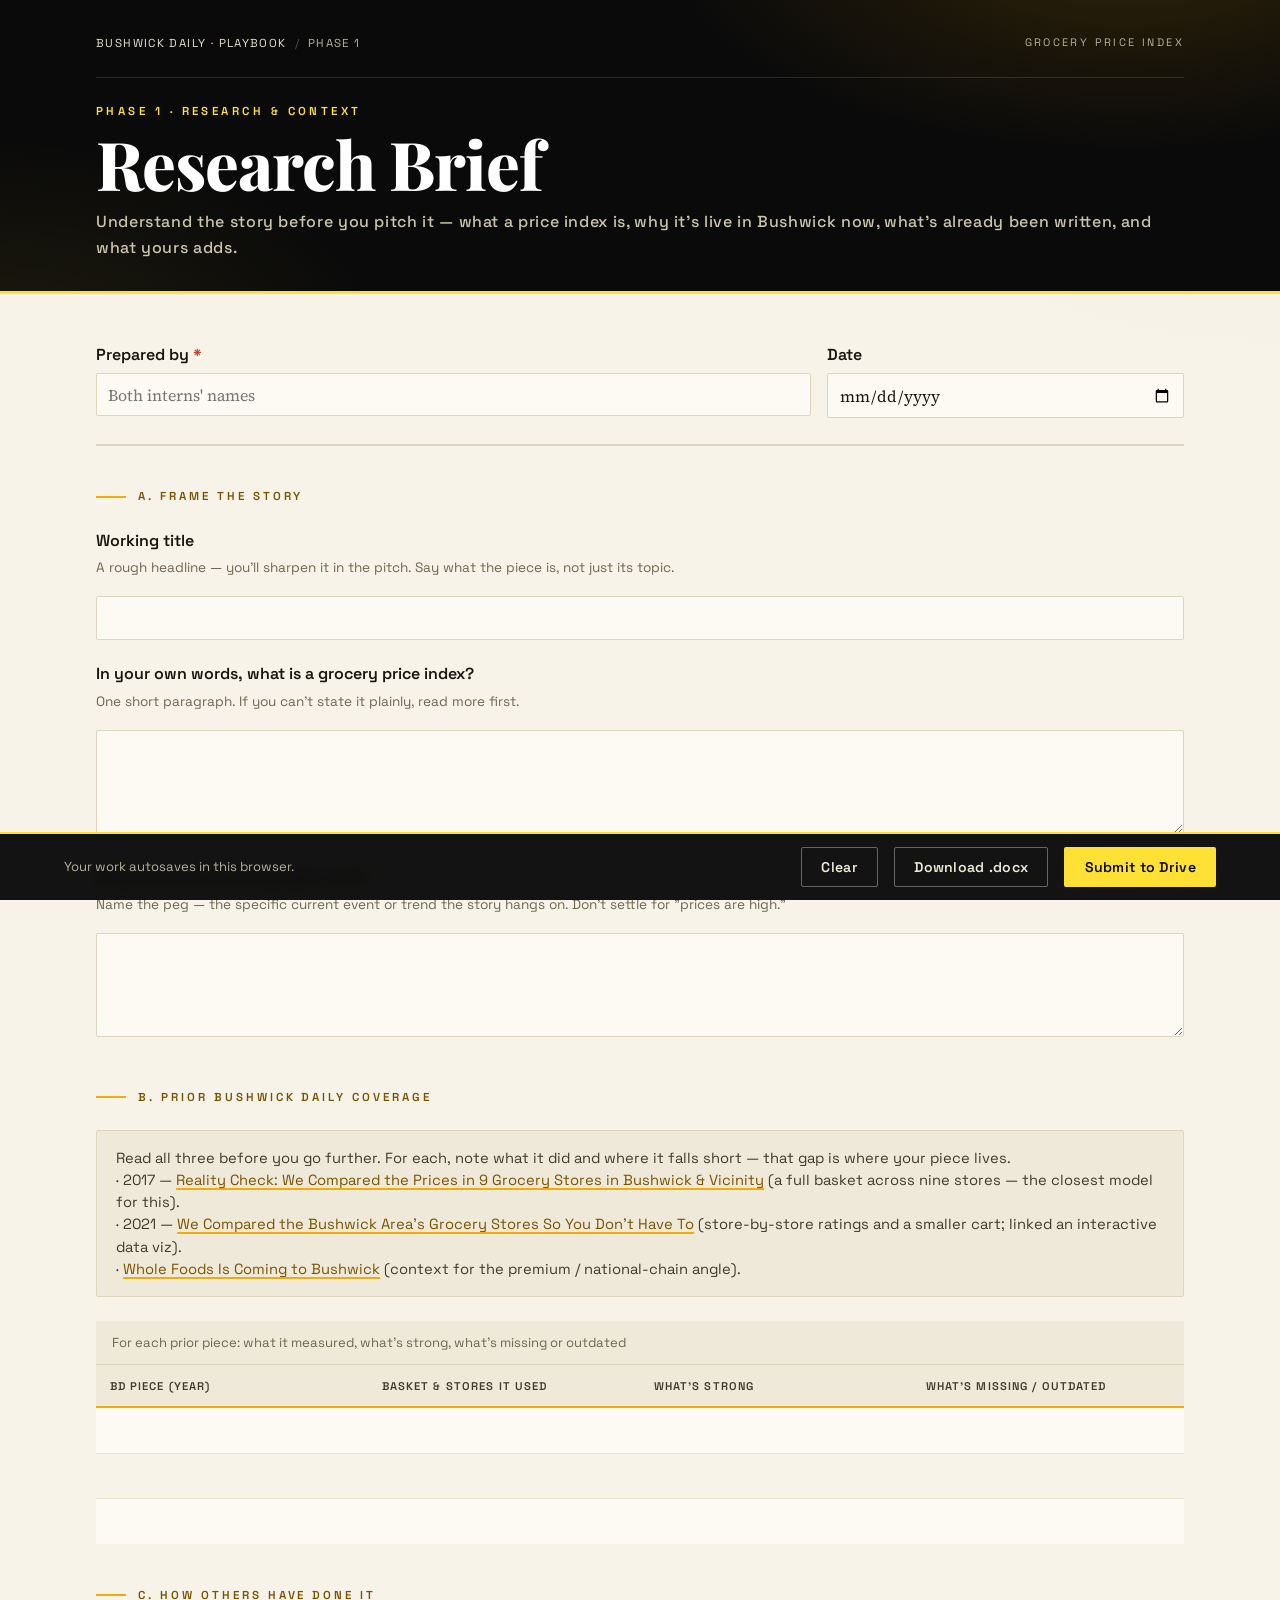
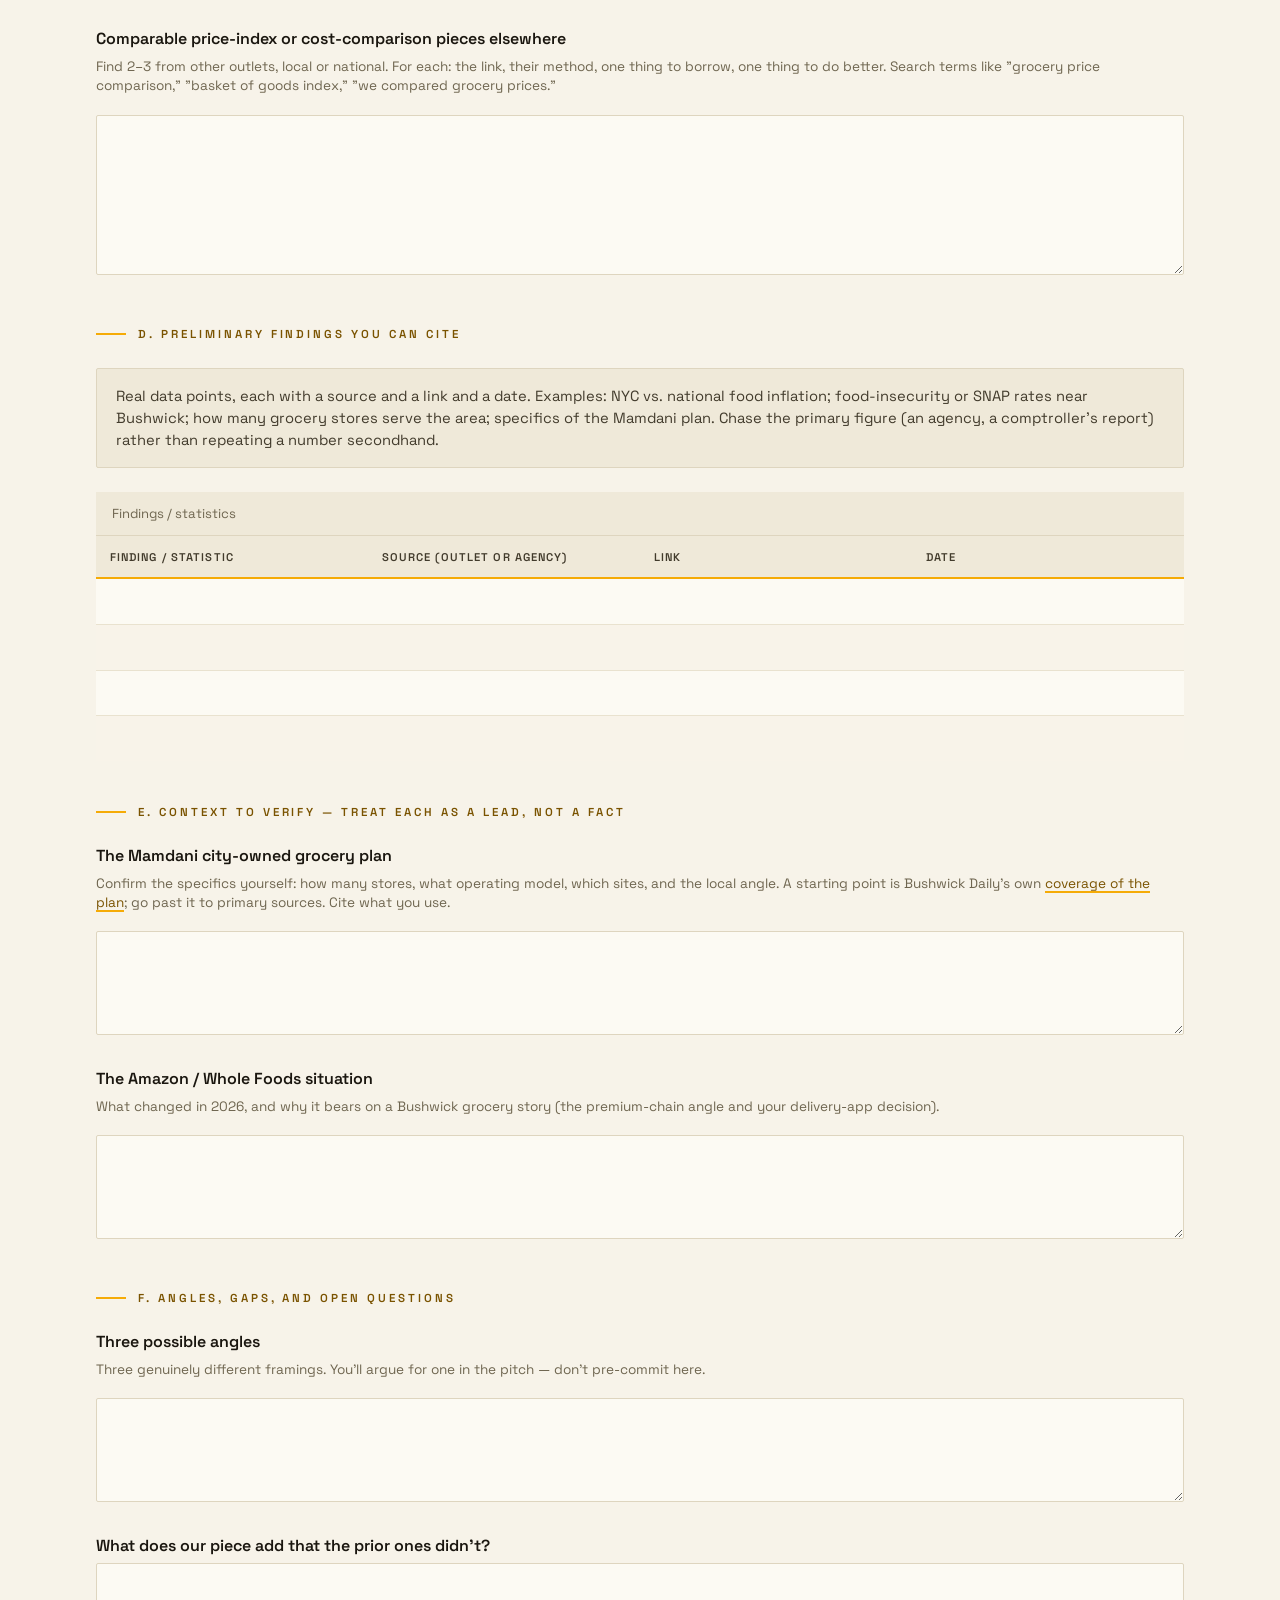
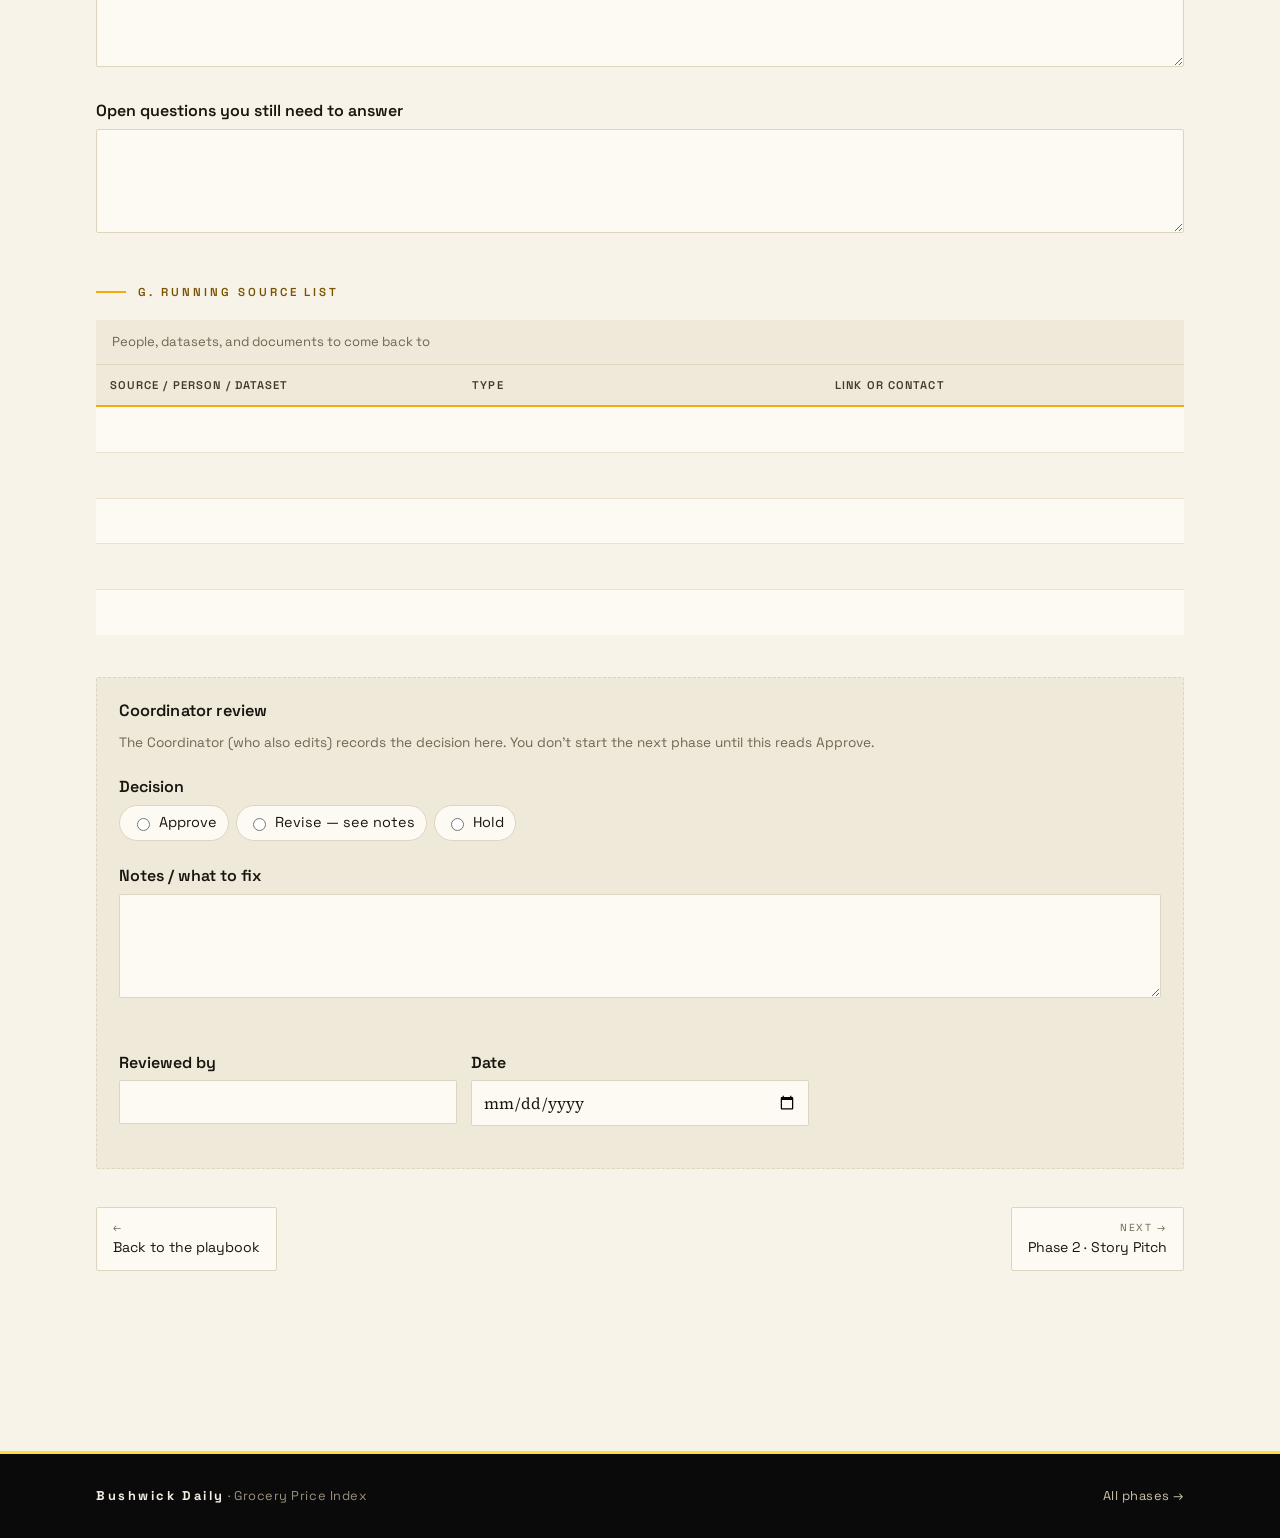
<file: phases/phase-1-research-brief.html>
<!doctype html>
<html lang="en">
<head>
<meta charset="utf-8">
<meta name="viewport" content="width=device-width, initial-scale=1">
<title>Phase 1 · Research Brief — Bushwick Daily Grocery Price Index</title>
<link rel="preconnect" href="https://fonts.googleapis.com">
<link rel="preconnect" href="https://fonts.gstatic.com" crossorigin>
<link href="https://fonts.googleapis.com/css2?family=Playfair+Display:ital,wght@0,600;0,700;0,800;1,600;1,700&family=Source+Serif+4:ital,opsz,wght@0,8..60,400;0,8..60,500;0,8..60,600;1,8..60,400&family=Space+Grotesk:wght@400;500;600;700&display=swap" rel="stylesheet">
<link rel="stylesheet" href="../assets/css/bd.css">
</head>
<body>

<header class="masthead">
  <div class="masthead__inner">
    <div class="masthead__top">
      <p class="crumbs"><a href="../index.html">Bushwick Daily · Playbook</a><span class="sep">/</span>Phase 1</p>
      <p class="masthead__meta">Grocery Price Index</p>
    </div>
    <span class="kicker">Phase 1 · Research &amp; Context</span>
    <h1>Research Brief</h1>
    <p class="masthead__dek">Understand the story before you pitch it — what a price index is, why it's live in Bushwick now, what's already been written, and what yours adds.</p>
  </div>
</header>

<main class="doc">
  <form class="doc__body wide" data-worksheet data-slug="phase-1-research-brief" data-phase="1" data-deliverable="Research Brief" data-folder="01_Research">

    <div class="wsmeta">
      <div class="field" data-field data-label="Prepared by"><span class="field__label">Prepared by <span class="req" title="required to submit">*</span></span><input type="text" name="prepared_by" placeholder="Both interns&#x27; names" value="" data-preparedby></div>
      <div class="field" data-field data-label="Date"><span class="field__label">Date</span><input type="date" name="date"></div>
    </div>

    <section class="ws-section" data-heading="A. Frame the story"><p class="eyebrow">A. Frame the story</p><div class="field" data-field data-label="Working title"><span class="field__label">Working title</span><p class="field__help">A rough headline — you'll sharpen it in the pitch. Say what the piece is, not just its topic.</p><input type="text" name="working_title" value=""></div><div class="field" data-field data-label="In your own words, what is a grocery price index?"><span class="field__label">In your own words, what is a grocery price index?</span><p class="field__help">One short paragraph. If you can't state it plainly, read more first.</p><textarea class="" name="what_is_index"></textarea></div><div class="field" data-field data-label="Why is this newsworthy right now?"><span class="field__label">Why is this newsworthy right now?</span><p class="field__help">Name the peg — the specific current event or trend the story hangs on. Don't settle for "prices are high."</p><textarea class="" name="why_now"></textarea></div></section><section class="ws-section" data-heading="B. Prior Bushwick Daily coverage"><p class="eyebrow">B. Prior Bushwick Daily coverage</p><div class="note">Read all three before you go further. For each, note what it did and where it falls short — that gap is where your piece lives.<br>· 2017 — <a href="https://bushwickdaily.com/guides/4535-ultimate-guide-to-grocery-shopping-bushwick/" target="_blank" rel="noopener">Reality Check: We Compared the Prices in 9 Grocery Stores in Bushwick &amp; Vicinity</a> (a full basket across nine stores — the closest model for this).<br>· 2021 — <a href="https://bushwickdaily.com/guides/bushwick-ridgewood-supermarkets-grocery-stores/" target="_blank" rel="noopener">We Compared the Bushwick Area's Grocery Stores So You Don't Have To</a> (store-by-store ratings and a smaller cart; linked an interactive data viz).<br>· <a href="https://bushwickdaily.com/news/whole-foods-is-coming-to-bushwick/" target="_blank" rel="noopener">Whole Foods Is Coming to Bushwick</a> (context for the premium / national-chain angle).</div><table class="grid editable" data-table data-caption="For each prior piece: what it measured, what&#x27;s strong, what&#x27;s missing or outdated"><caption>For each prior piece: what it measured, what's strong, what's missing or outdated</caption><thead><tr><th>BD piece (year)</th><th>Basket &amp; stores it used</th><th>What's strong</th><th>What's missing / outdated</th></tr></thead><tbody><tr><td><input class="cell-input" type="text" name="prior__r0__piece" value="" placeholder=""></td><td><input class="cell-input" type="text" name="prior__r0__basket" value="" placeholder=""></td><td><input class="cell-input" type="text" name="prior__r0__strong" value="" placeholder=""></td><td><input class="cell-input" type="text" name="prior__r0__missing" value="" placeholder=""></td></tr><tr><td><input class="cell-input" type="text" name="prior__r1__piece" value="" placeholder=""></td><td><input class="cell-input" type="text" name="prior__r1__basket" value="" placeholder=""></td><td><input class="cell-input" type="text" name="prior__r1__strong" value="" placeholder=""></td><td><input class="cell-input" type="text" name="prior__r1__missing" value="" placeholder=""></td></tr><tr><td><input class="cell-input" type="text" name="prior__r2__piece" value="" placeholder=""></td><td><input class="cell-input" type="text" name="prior__r2__basket" value="" placeholder=""></td><td><input class="cell-input" type="text" name="prior__r2__strong" value="" placeholder=""></td><td><input class="cell-input" type="text" name="prior__r2__missing" value="" placeholder=""></td></tr></tbody></table></section><section class="ws-section" data-heading="C. How others have done it"><p class="eyebrow">C. How others have done it</p><div class="field" data-field data-label="Comparable price-index or cost-comparison pieces elsewhere"><span class="field__label">Comparable price-index or cost-comparison pieces elsewhere</span><p class="field__help">Find 2–3 from other outlets, local or national. For each: the link, their method, one thing to borrow, one thing to do better. Search terms like "grocery price comparison," "basket of goods index," "we compared grocery prices."</p><textarea class="tall" name="comparables"></textarea></div></section><section class="ws-section" data-heading="D. Preliminary findings you can cite"><p class="eyebrow">D. Preliminary findings you can cite</p><div class="note">Real data points, each with a source and a link and a date. Examples: NYC vs. national food inflation; food-insecurity or SNAP rates near Bushwick; how many grocery stores serve the area; specifics of the Mamdani plan. Chase the primary figure (an agency, a comptroller's report) rather than repeating a number secondhand.</div><table class="grid editable" data-table data-caption="Findings / statistics"><caption>Findings / statistics</caption><thead><tr><th>Finding / statistic</th><th>Source (outlet or agency)</th><th>Link</th><th>Date</th></tr></thead><tbody><tr><td><input class="cell-input" type="text" name="findings__r0__finding" value="" placeholder=""></td><td><input class="cell-input" type="text" name="findings__r0__source" value="" placeholder=""></td><td><input class="cell-input" type="text" name="findings__r0__link" value="" placeholder=""></td><td><input class="cell-input" type="text" name="findings__r0__date" value="" placeholder=""></td></tr><tr><td><input class="cell-input" type="text" name="findings__r1__finding" value="" placeholder=""></td><td><input class="cell-input" type="text" name="findings__r1__source" value="" placeholder=""></td><td><input class="cell-input" type="text" name="findings__r1__link" value="" placeholder=""></td><td><input class="cell-input" type="text" name="findings__r1__date" value="" placeholder=""></td></tr><tr><td><input class="cell-input" type="text" name="findings__r2__finding" value="" placeholder=""></td><td><input class="cell-input" type="text" name="findings__r2__source" value="" placeholder=""></td><td><input class="cell-input" type="text" name="findings__r2__link" value="" placeholder=""></td><td><input class="cell-input" type="text" name="findings__r2__date" value="" placeholder=""></td></tr><tr><td><input class="cell-input" type="text" name="findings__r3__finding" value="" placeholder=""></td><td><input class="cell-input" type="text" name="findings__r3__source" value="" placeholder=""></td><td><input class="cell-input" type="text" name="findings__r3__link" value="" placeholder=""></td><td><input class="cell-input" type="text" name="findings__r3__date" value="" placeholder=""></td></tr></tbody></table></section><section class="ws-section" data-heading="E. Context to verify — treat each as a lead, not a fact"><p class="eyebrow">E. Context to verify — treat each as a lead, not a fact</p><div class="field" data-field data-label="The Mamdani city-owned grocery plan"><span class="field__label">The Mamdani city-owned grocery plan</span><p class="field__help">Confirm the specifics yourself: how many stores, what operating model, which sites, and the local angle. A starting point is Bushwick Daily's own <a href="https://bushwickdaily.com/news/council-speaker-wants-25m-more-for-food-pantries-and-stayed-silent-on-mamdanis-city-owned-grocery-stores/" target="_blank" rel="noopener">coverage of the plan</a>; go past it to primary sources. Cite what you use.</p><textarea class="" name="mamdani"></textarea></div><div class="field" data-field data-label="The Amazon / Whole Foods situation"><span class="field__label">The Amazon / Whole Foods situation</span><p class="field__help">What changed in 2026, and why it bears on a Bushwick grocery story (the premium-chain angle and your delivery-app decision).</p><textarea class="" name="amazon"></textarea></div></section><section class="ws-section" data-heading="F. Angles, gaps, and open questions"><p class="eyebrow">F. Angles, gaps, and open questions</p><div class="field" data-field data-label="Three possible angles"><span class="field__label">Three possible angles</span><p class="field__help">Three genuinely different framings. You'll argue for one in the pitch — don't pre-commit here.</p><textarea class="" name="angles"></textarea></div><div class="field" data-field data-label="What does our piece add that the prior ones didn&#x27;t?"><span class="field__label">What does our piece add that the prior ones didn't?</span><textarea class="" name="whats_new"></textarea></div><div class="field" data-field data-label="Open questions you still need to answer"><span class="field__label">Open questions you still need to answer</span><textarea class="" name="open_qs"></textarea></div></section><section class="ws-section" data-heading="G. Running source list"><p class="eyebrow">G. Running source list</p><table class="grid editable" data-table data-caption="People, datasets, and documents to come back to"><caption>People, datasets, and documents to come back to</caption><thead><tr><th>Source / person / dataset</th><th>Type</th><th>Link or contact</th></tr></thead><tbody><tr><td><input class="cell-input" type="text" name="sources__r0__src" value="" placeholder=""></td><td><input class="cell-input" type="text" name="sources__r0__type" value="" placeholder=""></td><td><input class="cell-input" type="text" name="sources__r0__contact" value="" placeholder=""></td></tr><tr><td><input class="cell-input" type="text" name="sources__r1__src" value="" placeholder=""></td><td><input class="cell-input" type="text" name="sources__r1__type" value="" placeholder=""></td><td><input class="cell-input" type="text" name="sources__r1__contact" value="" placeholder=""></td></tr><tr><td><input class="cell-input" type="text" name="sources__r2__src" value="" placeholder=""></td><td><input class="cell-input" type="text" name="sources__r2__type" value="" placeholder=""></td><td><input class="cell-input" type="text" name="sources__r2__contact" value="" placeholder=""></td></tr><tr><td><input class="cell-input" type="text" name="sources__r3__src" value="" placeholder=""></td><td><input class="cell-input" type="text" name="sources__r3__type" value="" placeholder=""></td><td><input class="cell-input" type="text" name="sources__r3__contact" value="" placeholder=""></td></tr><tr><td><input class="cell-input" type="text" name="sources__r4__src" value="" placeholder=""></td><td><input class="cell-input" type="text" name="sources__r4__type" value="" placeholder=""></td><td><input class="cell-input" type="text" name="sources__r4__contact" value="" placeholder=""></td></tr></tbody></table></section>

    <section class="ws-section" data-heading="Coordinator review"><div class="signoff"><h3>Coordinator review</h3><p class="field__help">The Coordinator (who also edits) records the decision here. You don't start the next phase until this reads Approve.</p><div class="field" data-field data-label="Decision"><span class="field__label">Decision</span><div class="opts"><label><input type="radio" name="signoff_decision" value="Approve" data-optlabel="Approve"> Approve</label><label><input type="radio" name="signoff_decision" value="Revise — see notes" data-optlabel="Revise — see notes"> Revise — see notes</label><label><input type="radio" name="signoff_decision" value="Hold" data-optlabel="Hold"> Hold</label></div></div><div class="field" data-field data-label="Notes / what to fix"><span class="field__label">Notes / what to fix</span><textarea class="" name="signoff_notes"></textarea></div><div class="signoff__grid"><div class="field" data-field data-label="Reviewed by"><span class="field__label">Reviewed by</span><input type="text" name="signoff_by" value=""></div><div class="field" data-field data-label="Date"><span class="field__label">Date</span><input type="date" name="signoff_date"></div></div></div></section>

    <div class="pager">
      <a href="../index.html"><small>←</small>Back to the playbook</a>
      <a href="phase-2-story-pitch.html" style="text-align:right"><small>Next →</small>Phase 2 · Story Pitch</a>
    </div>
  </form>
</main>

<div class="submitbar">
  <div class="submitbar__inner">
    <span class="submitbar__status" data-status>Your work autosaves in this browser.</span>
    <button type="button" class="btn btn--ghost" data-action="clear">Clear</button>
    <button type="button" class="btn btn--ghost" data-action="download">Download&nbsp;.docx</button>
    <button type="button" class="btn btn--primary" data-action="submit">Submit to Drive</button>
  </div>
</div>
<div class="toast" data-toast role="status" aria-live="polite"></div>

<footer class="foot">
  <div class="foot__inner">
    <span><b>Bushwick&nbsp;Daily</b> · Grocery Price Index</span>
    <span><a href="../index.html">All phases →</a></span>
  </div>
</footer>

<script src="../assets/js/config.js"></script>
<script src="../assets/js/worksheet.js"></script>
</body>
</html>
</file>
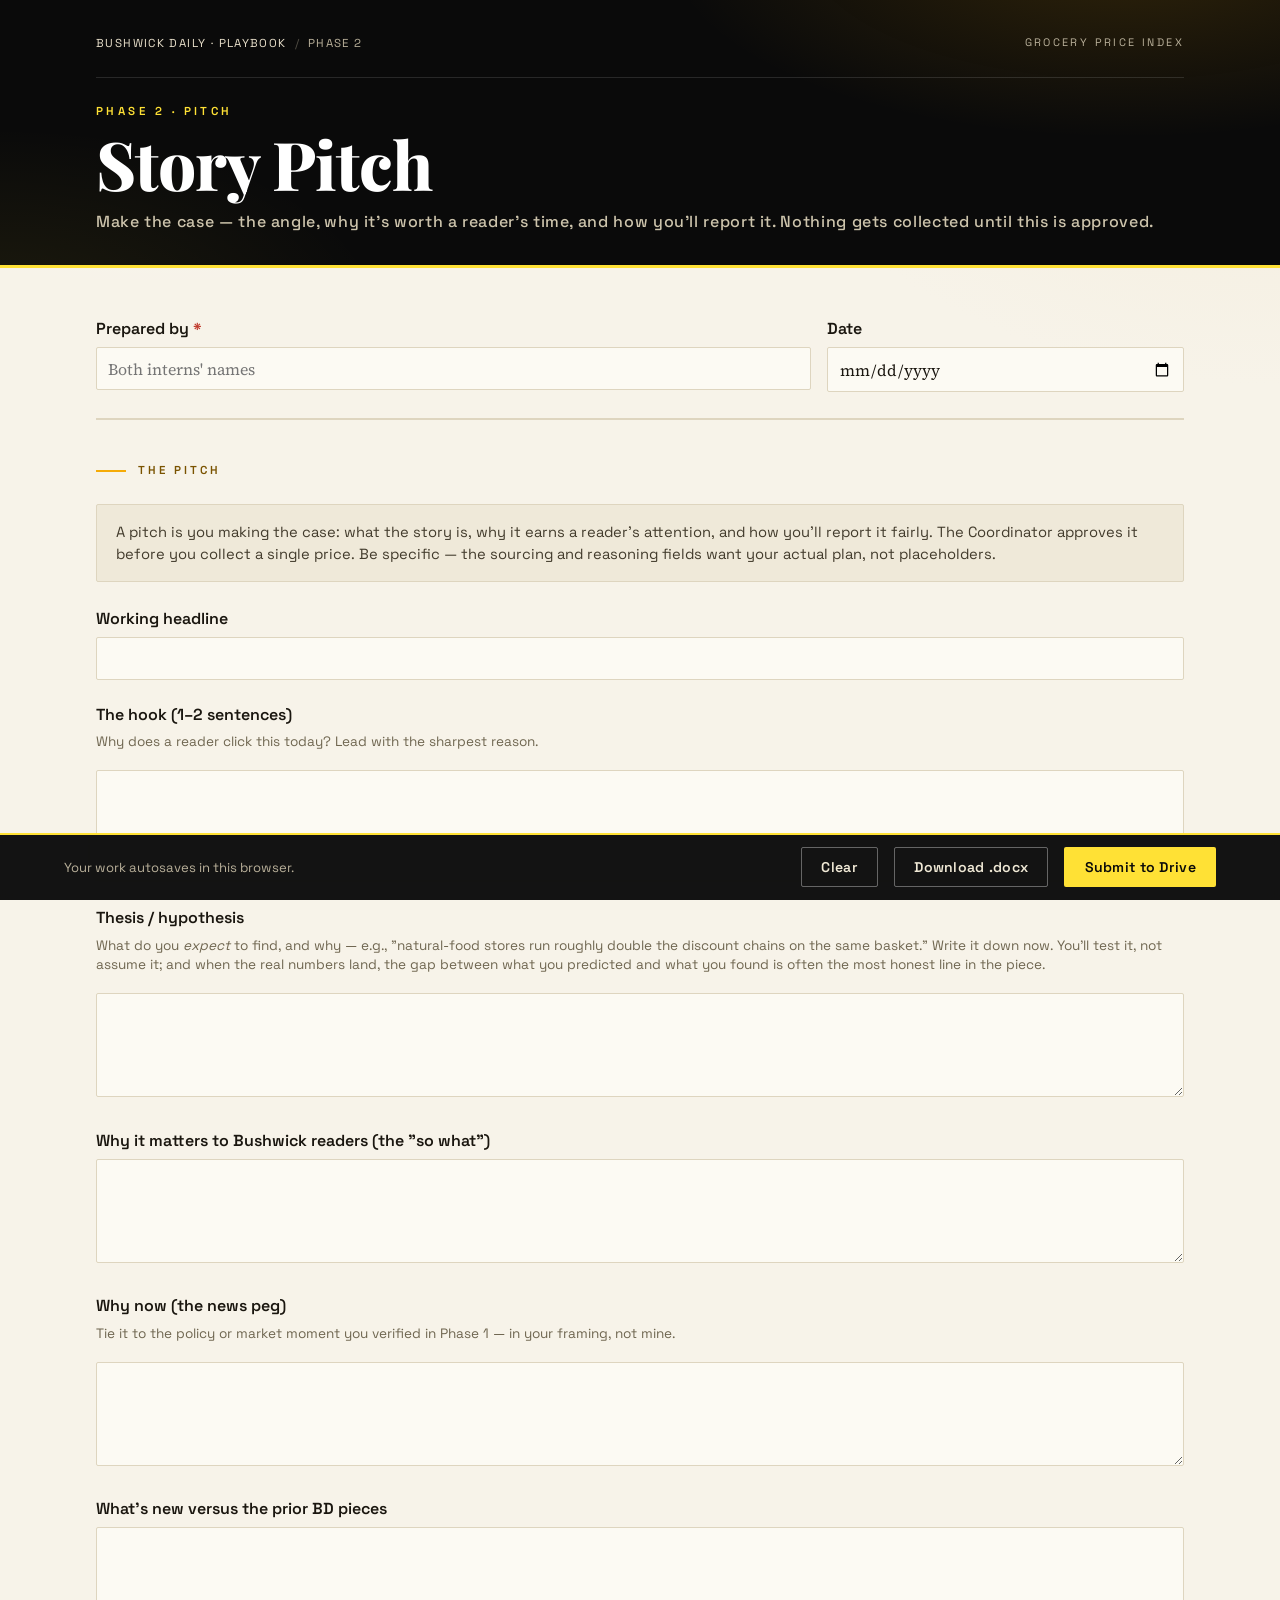
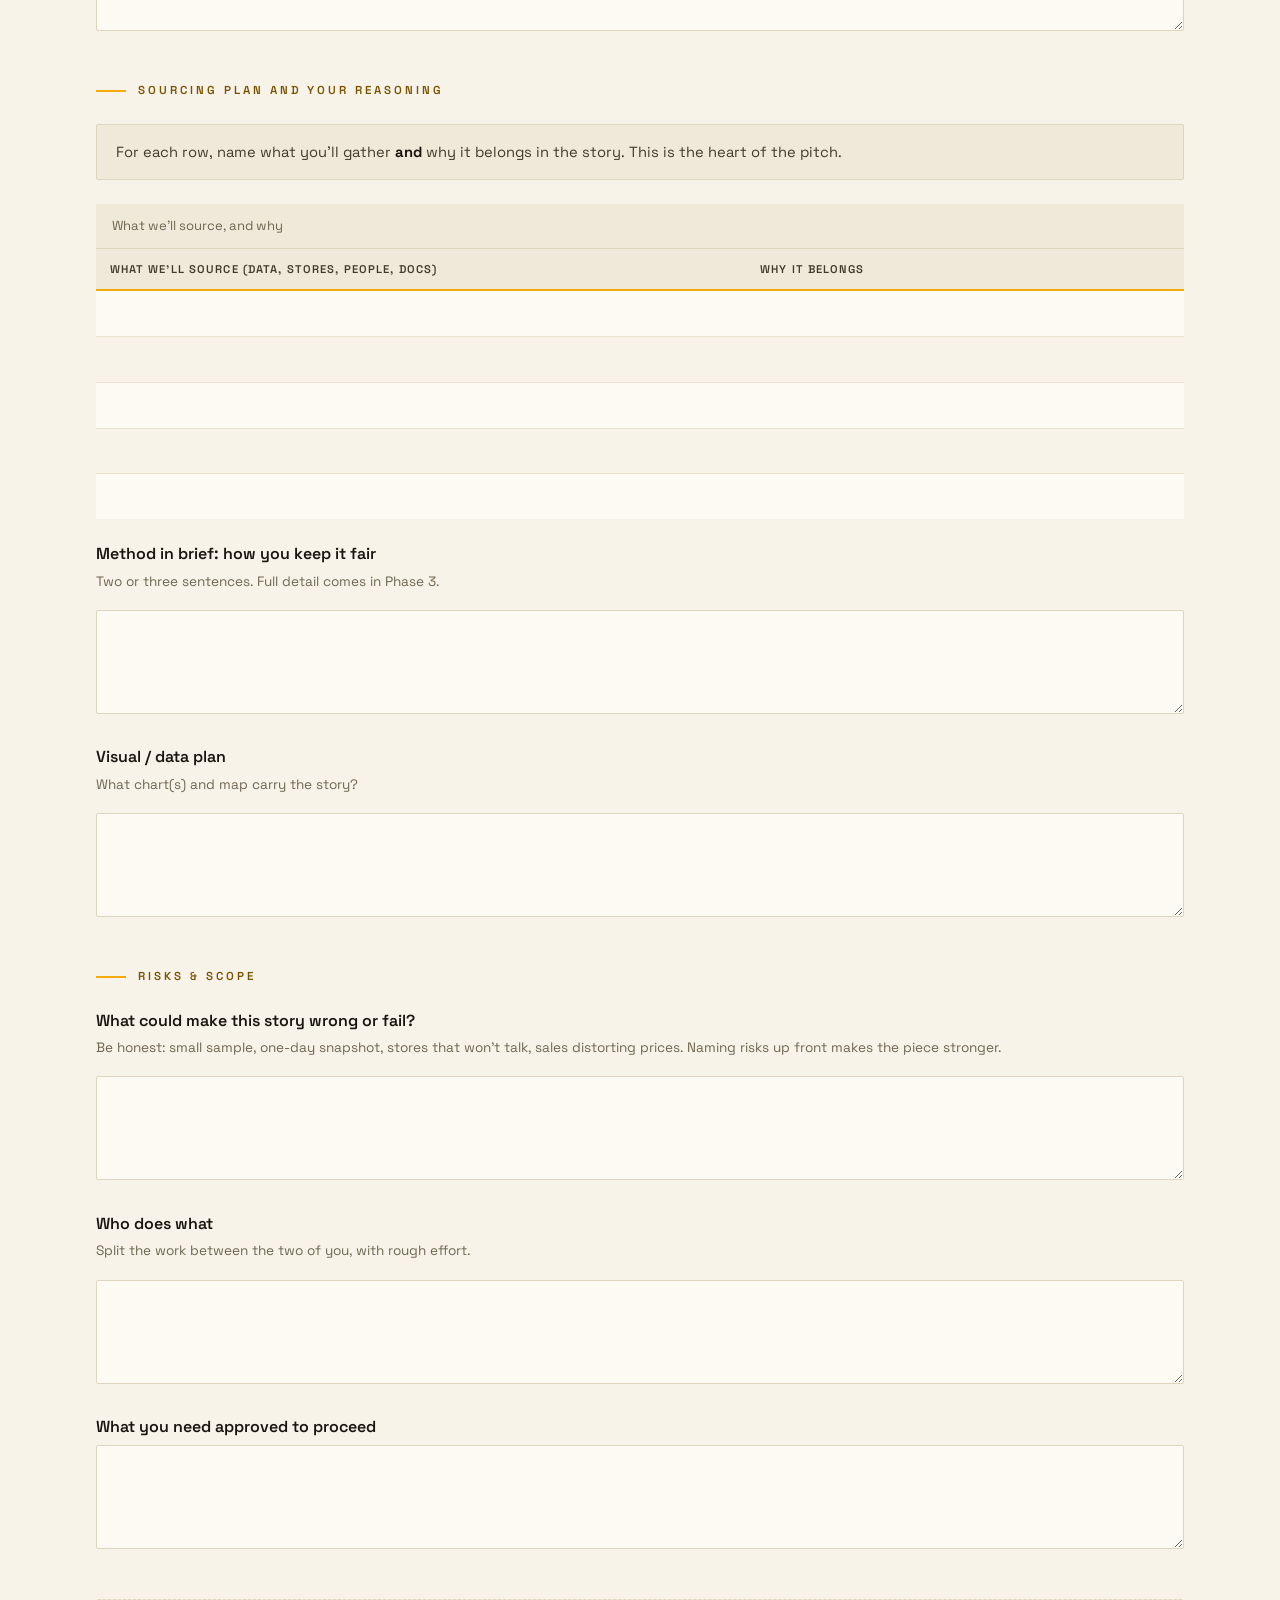
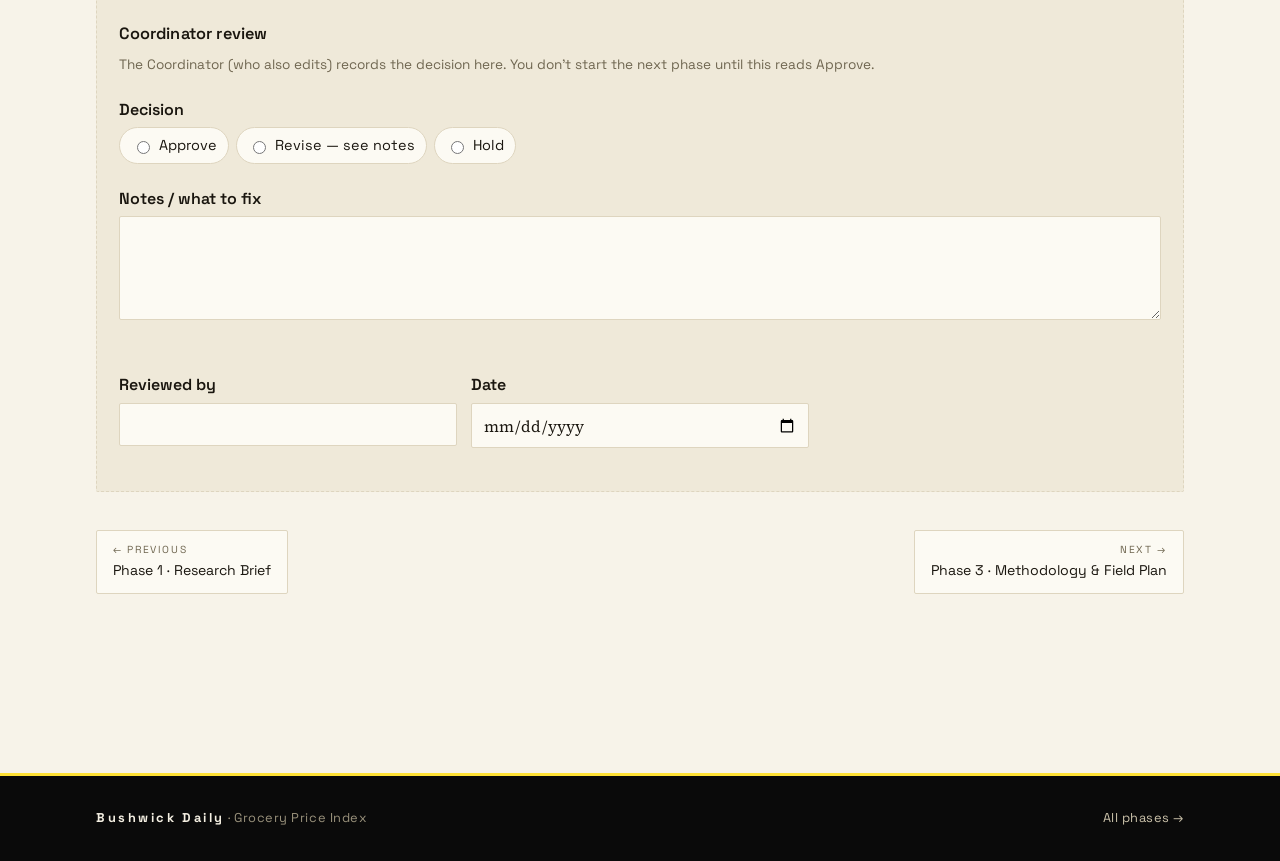
<file: phases/phase-2-story-pitch.html>
<!doctype html>
<html lang="en">
<head>
<meta charset="utf-8">
<meta name="viewport" content="width=device-width, initial-scale=1">
<title>Phase 2 · Story Pitch — Bushwick Daily Grocery Price Index</title>
<link rel="preconnect" href="https://fonts.googleapis.com">
<link rel="preconnect" href="https://fonts.gstatic.com" crossorigin>
<link href="https://fonts.googleapis.com/css2?family=Playfair+Display:ital,wght@0,600;0,700;0,800;1,600;1,700&family=Source+Serif+4:ital,opsz,wght@0,8..60,400;0,8..60,500;0,8..60,600;1,8..60,400&family=Space+Grotesk:wght@400;500;600;700&display=swap" rel="stylesheet">
<link rel="stylesheet" href="../assets/css/bd.css">
</head>
<body>

<header class="masthead">
  <div class="masthead__inner">
    <div class="masthead__top">
      <p class="crumbs"><a href="../index.html">Bushwick Daily · Playbook</a><span class="sep">/</span>Phase 2</p>
      <p class="masthead__meta">Grocery Price Index</p>
    </div>
    <span class="kicker">Phase 2 · Pitch</span>
    <h1>Story Pitch</h1>
    <p class="masthead__dek">Make the case — the angle, why it's worth a reader's time, and how you'll report it. Nothing gets collected until this is approved.</p>
  </div>
</header>

<main class="doc">
  <form class="doc__body wide" data-worksheet data-slug="phase-2-story-pitch" data-phase="2" data-deliverable="Story Pitch" data-folder="02_Pitch">

    <div class="wsmeta">
      <div class="field" data-field data-label="Prepared by"><span class="field__label">Prepared by <span class="req" title="required to submit">*</span></span><input type="text" name="prepared_by" placeholder="Both interns&#x27; names" value="" data-preparedby></div>
      <div class="field" data-field data-label="Date"><span class="field__label">Date</span><input type="date" name="date"></div>
    </div>

    <section class="ws-section" data-heading="The pitch"><p class="eyebrow">The pitch</p><div class="note">A pitch is you making the case: what the story is, why it earns a reader's attention, and how you'll report it fairly. The Coordinator approves it before you collect a single price. Be specific — the sourcing and reasoning fields want your actual plan, not placeholders.</div><div class="field" data-field data-label="Working headline"><span class="field__label">Working headline</span><input type="text" name="headline" value=""></div><div class="field" data-field data-label="The hook (1–2 sentences)"><span class="field__label">The hook (1–2 sentences)</span><p class="field__help">Why does a reader click this today? Lead with the sharpest reason.</p><textarea class="" name="hook"></textarea></div><div class="field" data-field data-label="Thesis / hypothesis"><span class="field__label">Thesis / hypothesis</span><p class="field__help">What do you <em>expect</em> to find, and why — e.g., "natural-food stores run roughly double the discount chains on the same basket." Write it down now. You'll test it, not assume it; and when the real numbers land, the gap between what you predicted and what you found is often the most honest line in the piece.</p><textarea class="" name="thesis"></textarea></div><div class="field" data-field data-label="Why it matters to Bushwick readers (the &quot;so what&quot;)"><span class="field__label">Why it matters to Bushwick readers (the "so what")</span><textarea class="" name="so_what"></textarea></div><div class="field" data-field data-label="Why now (the news peg)"><span class="field__label">Why now (the news peg)</span><p class="field__help">Tie it to the policy or market moment you verified in Phase 1 — in your framing, not mine.</p><textarea class="" name="peg"></textarea></div><div class="field" data-field data-label="What&#x27;s new versus the prior BD pieces"><span class="field__label">What's new versus the prior BD pieces</span><textarea class="" name="whats_new"></textarea></div></section><section class="ws-section" data-heading="Sourcing plan and your reasoning"><p class="eyebrow">Sourcing plan and your reasoning</p><div class="note">For each row, name what you'll gather <strong>and</strong> why it belongs in the story. This is the heart of the pitch.</div><table class="grid editable" data-table data-caption="What we&#x27;ll source, and why"><caption>What we'll source, and why</caption><thead><tr><th>What we'll source (data, stores, people, docs)</th><th>Why it belongs</th></tr></thead><tbody><tr><td><input class="cell-input" type="text" name="sourcing__r0__what" value="" placeholder=""></td><td><input class="cell-input" type="text" name="sourcing__r0__why" value="" placeholder=""></td></tr><tr><td><input class="cell-input" type="text" name="sourcing__r1__what" value="" placeholder=""></td><td><input class="cell-input" type="text" name="sourcing__r1__why" value="" placeholder=""></td></tr><tr><td><input class="cell-input" type="text" name="sourcing__r2__what" value="" placeholder=""></td><td><input class="cell-input" type="text" name="sourcing__r2__why" value="" placeholder=""></td></tr><tr><td><input class="cell-input" type="text" name="sourcing__r3__what" value="" placeholder=""></td><td><input class="cell-input" type="text" name="sourcing__r3__why" value="" placeholder=""></td></tr><tr><td><input class="cell-input" type="text" name="sourcing__r4__what" value="" placeholder=""></td><td><input class="cell-input" type="text" name="sourcing__r4__why" value="" placeholder=""></td></tr></tbody></table><div class="field" data-field data-label="Method in brief: how you keep it fair"><span class="field__label">Method in brief: how you keep it fair</span><p class="field__help">Two or three sentences. Full detail comes in Phase 3.</p><textarea class="" name="method_brief"></textarea></div><div class="field" data-field data-label="Visual / data plan"><span class="field__label">Visual / data plan</span><p class="field__help">What chart(s) and map carry the story?</p><textarea class="" name="visual_plan"></textarea></div></section><section class="ws-section" data-heading="Risks &amp;amp; scope"><p class="eyebrow">Risks &amp; scope</p><div class="field" data-field data-label="What could make this story wrong or fail?"><span class="field__label">What could make this story wrong or fail?</span><p class="field__help">Be honest: small sample, one-day snapshot, stores that won't talk, sales distorting prices. Naming risks up front makes the piece stronger.</p><textarea class="" name="risks"></textarea></div><div class="field" data-field data-label="Who does what"><span class="field__label">Who does what</span><p class="field__help">Split the work between the two of you, with rough effort.</p><textarea class="" name="who_does_what"></textarea></div><div class="field" data-field data-label="What you need approved to proceed"><span class="field__label">What you need approved to proceed</span><textarea class="" name="need_approved"></textarea></div></section>

    <section class="ws-section" data-heading="Coordinator review"><div class="signoff"><h3>Coordinator review</h3><p class="field__help">The Coordinator (who also edits) records the decision here. You don't start the next phase until this reads Approve.</p><div class="field" data-field data-label="Decision"><span class="field__label">Decision</span><div class="opts"><label><input type="radio" name="signoff_decision" value="Approve" data-optlabel="Approve"> Approve</label><label><input type="radio" name="signoff_decision" value="Revise — see notes" data-optlabel="Revise — see notes"> Revise — see notes</label><label><input type="radio" name="signoff_decision" value="Hold" data-optlabel="Hold"> Hold</label></div></div><div class="field" data-field data-label="Notes / what to fix"><span class="field__label">Notes / what to fix</span><textarea class="" name="signoff_notes"></textarea></div><div class="signoff__grid"><div class="field" data-field data-label="Reviewed by"><span class="field__label">Reviewed by</span><input type="text" name="signoff_by" value=""></div><div class="field" data-field data-label="Date"><span class="field__label">Date</span><input type="date" name="signoff_date"></div></div></div></section>

    <div class="pager">
      <a href="phase-1-research-brief.html"><small>← Previous</small>Phase 1 · Research Brief</a>
      <a href="phase-3-methodology-and-field-plan.html" style="text-align:right"><small>Next →</small>Phase 3 · Methodology & Field Plan</a>
    </div>
  </form>
</main>

<div class="submitbar">
  <div class="submitbar__inner">
    <span class="submitbar__status" data-status>Your work autosaves in this browser.</span>
    <button type="button" class="btn btn--ghost" data-action="clear">Clear</button>
    <button type="button" class="btn btn--ghost" data-action="download">Download&nbsp;.docx</button>
    <button type="button" class="btn btn--primary" data-action="submit">Submit to Drive</button>
  </div>
</div>
<div class="toast" data-toast role="status" aria-live="polite"></div>

<footer class="foot">
  <div class="foot__inner">
    <span><b>Bushwick&nbsp;Daily</b> · Grocery Price Index</span>
    <span><a href="../index.html">All phases →</a></span>
  </div>
</footer>

<script src="../assets/js/config.js"></script>
<script src="../assets/js/worksheet.js"></script>
</body>
</html>
</file>
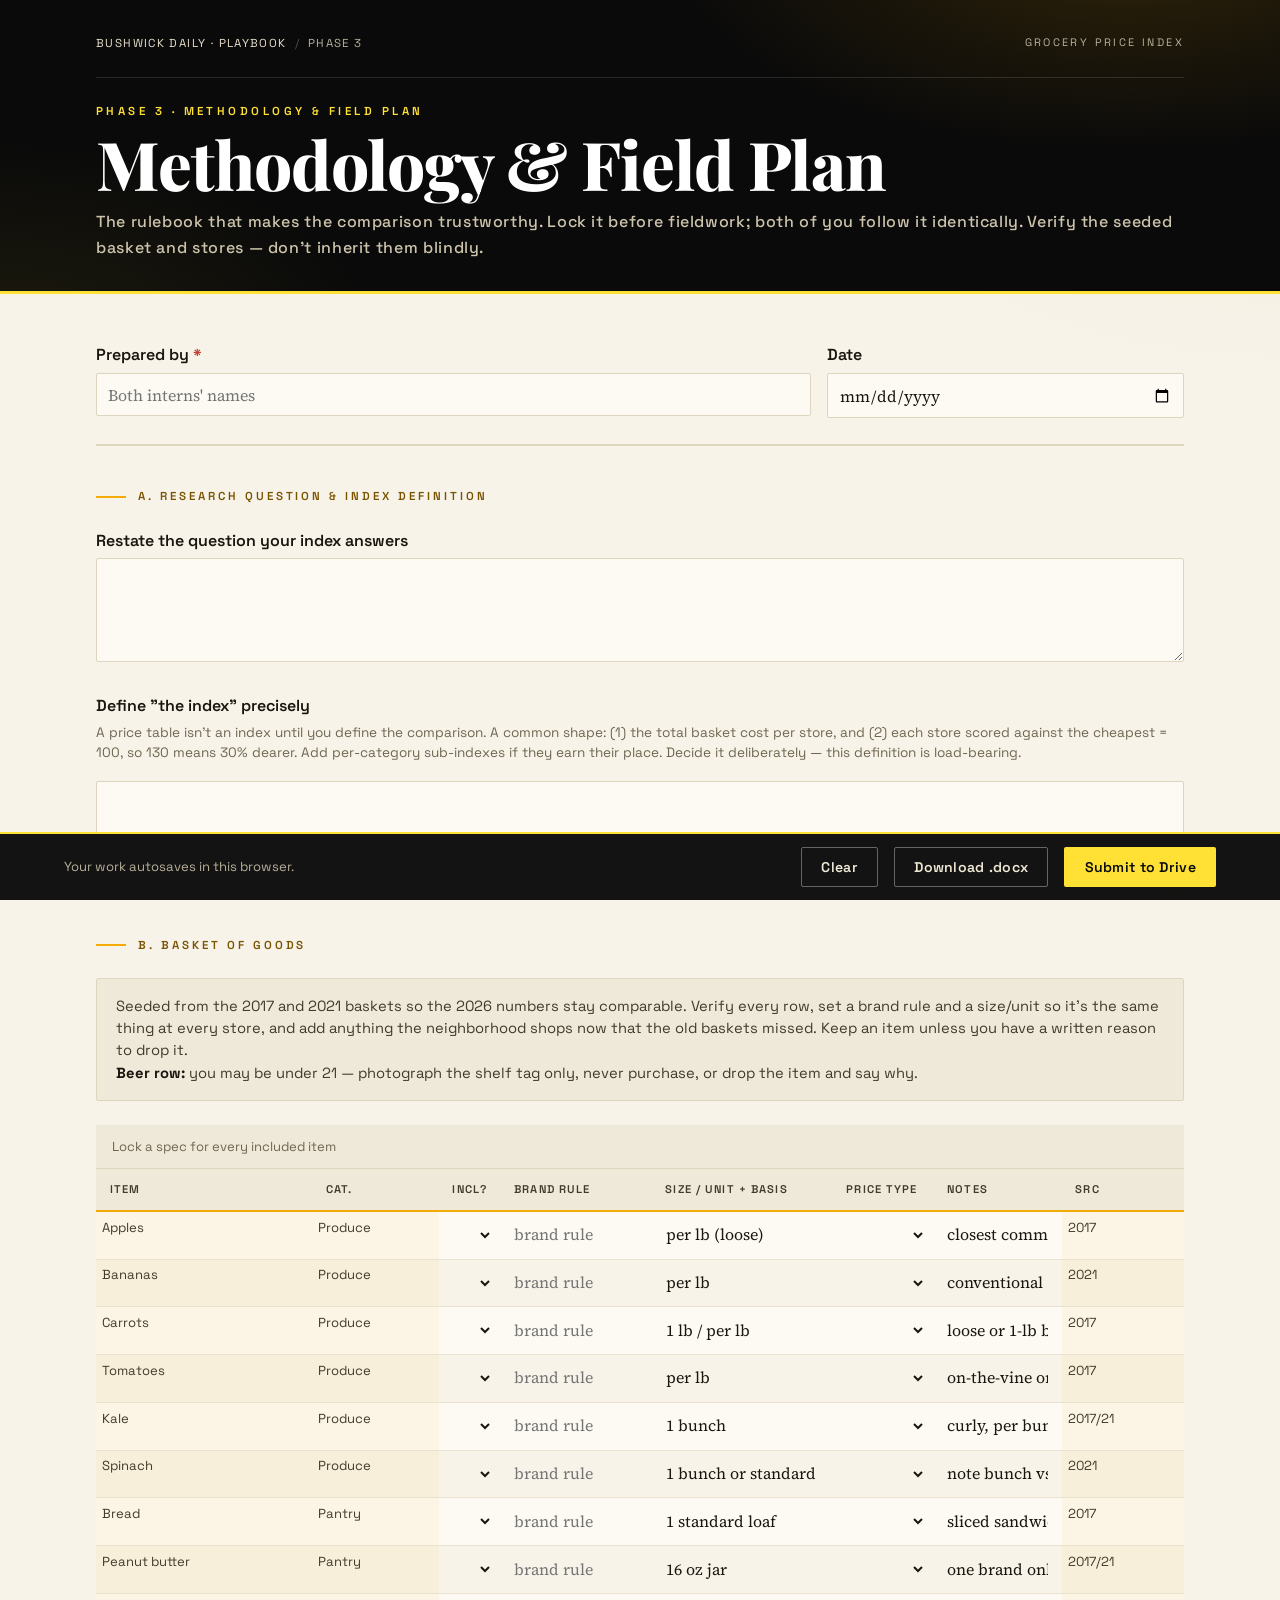
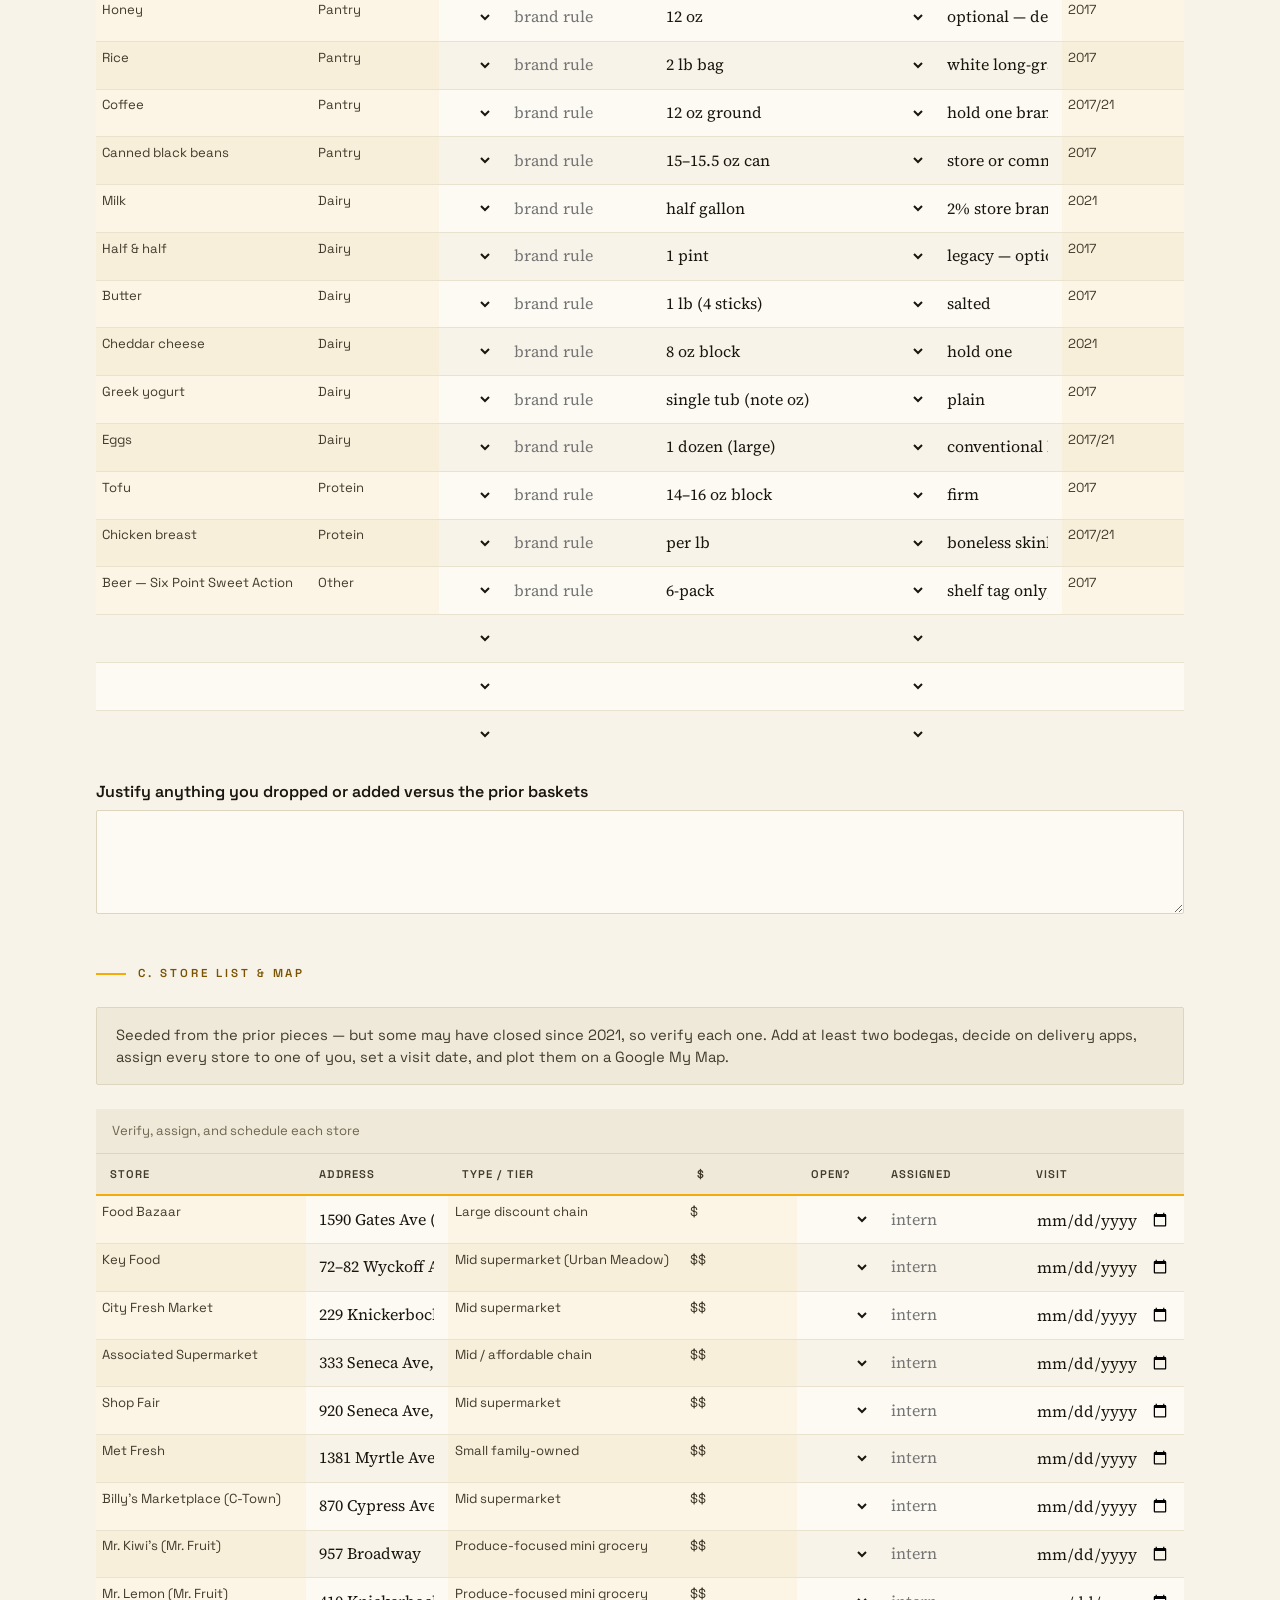
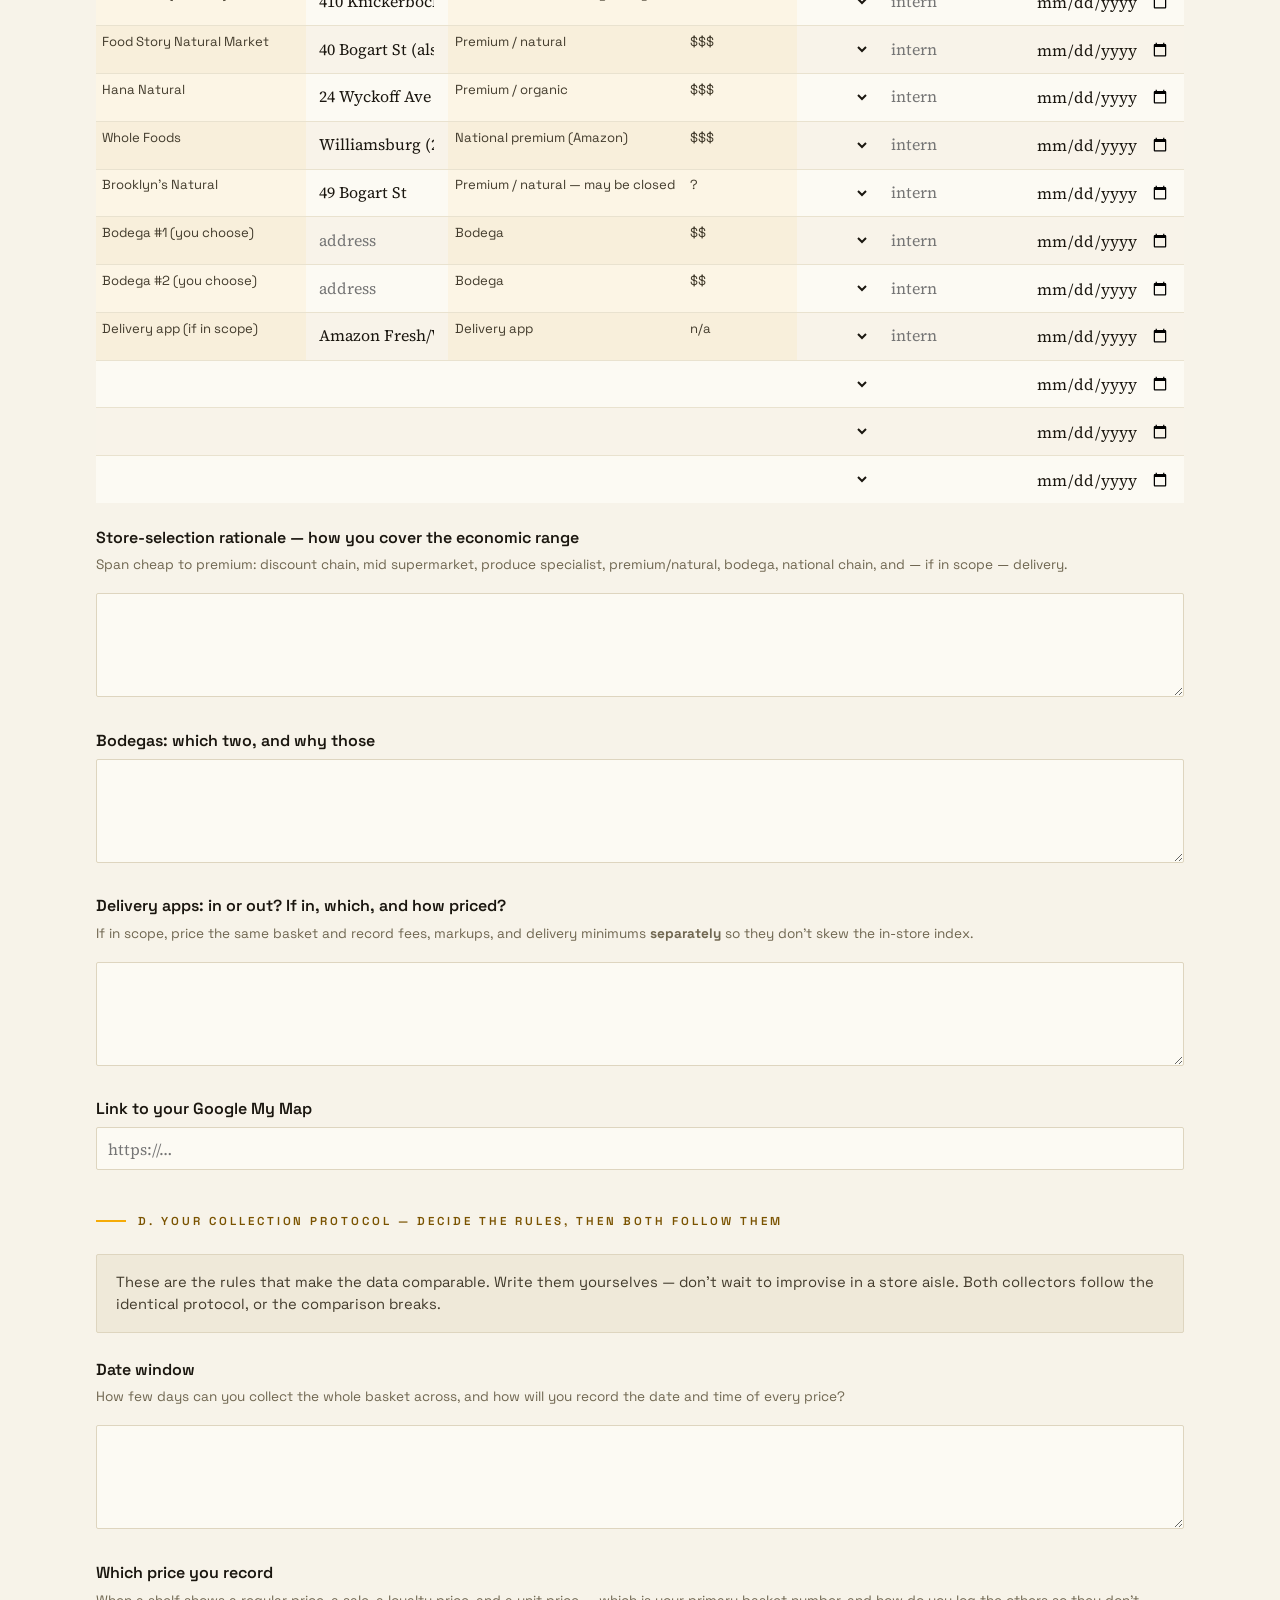
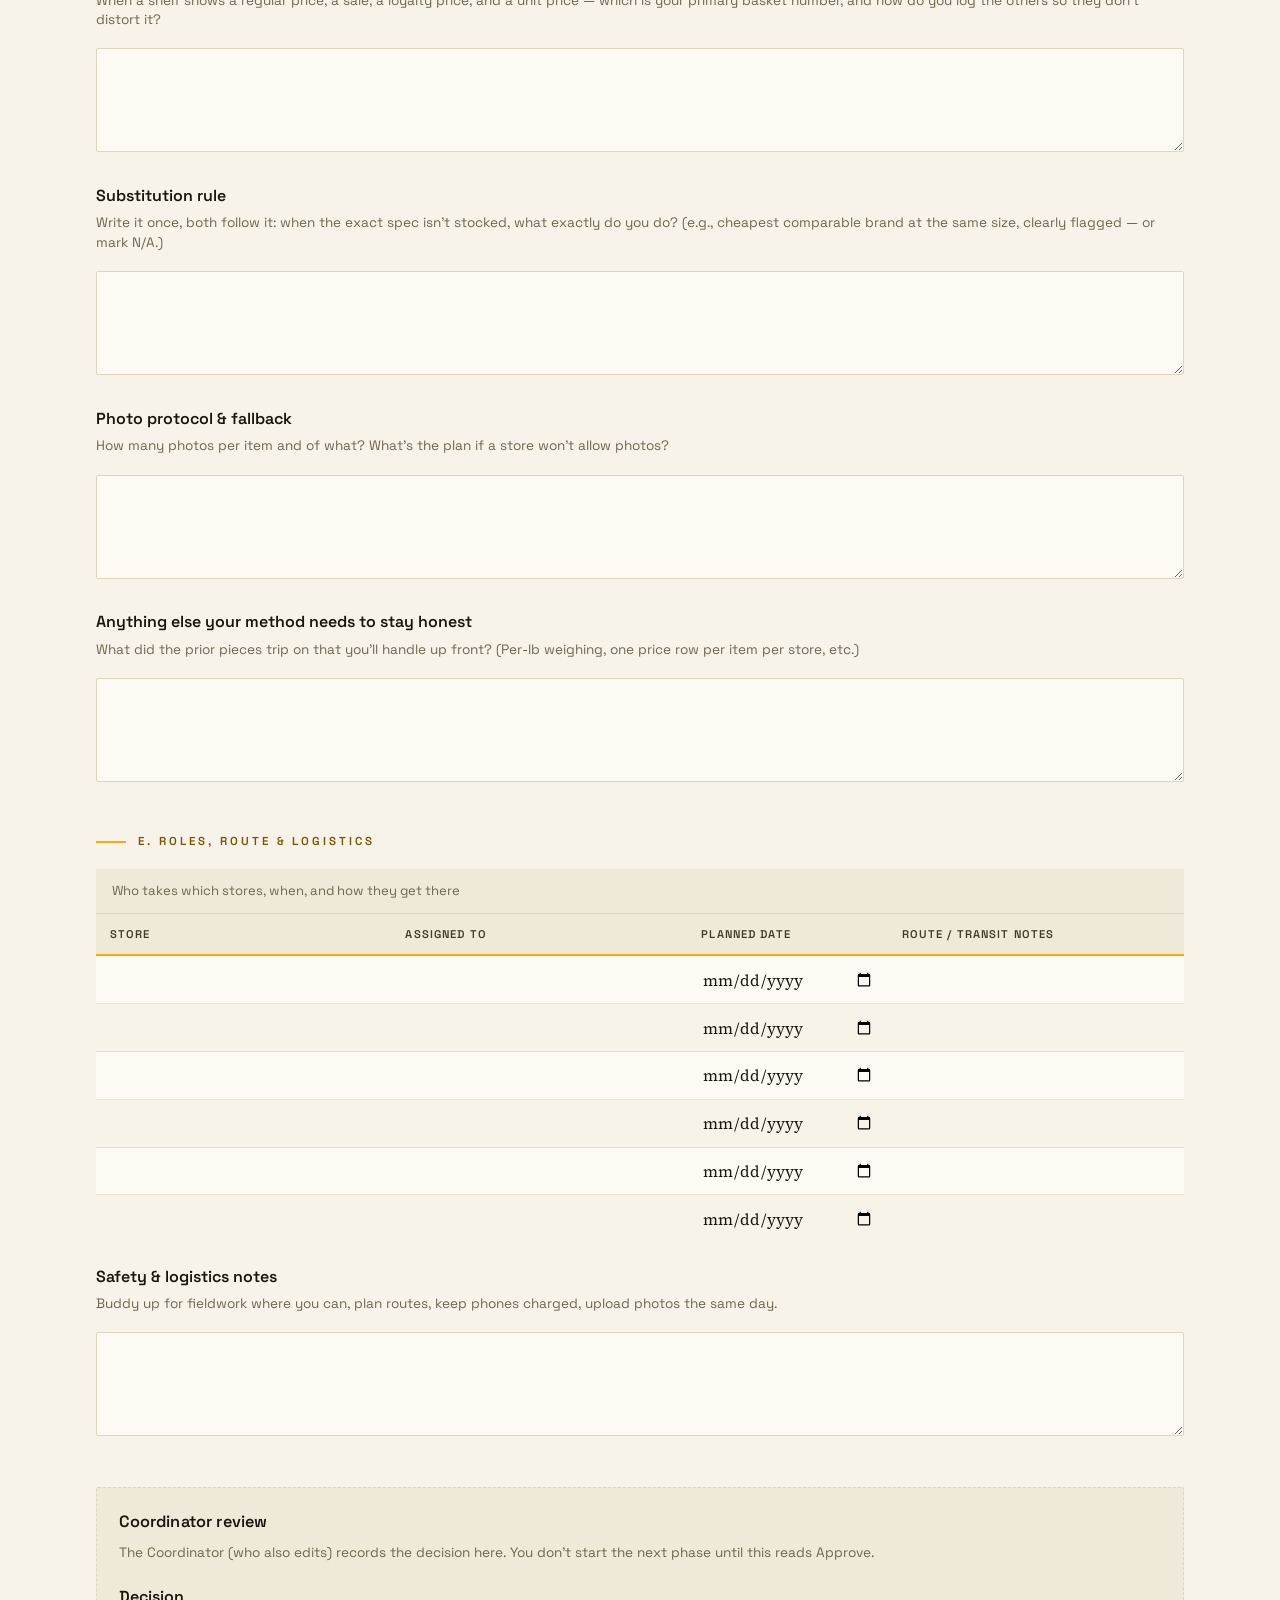
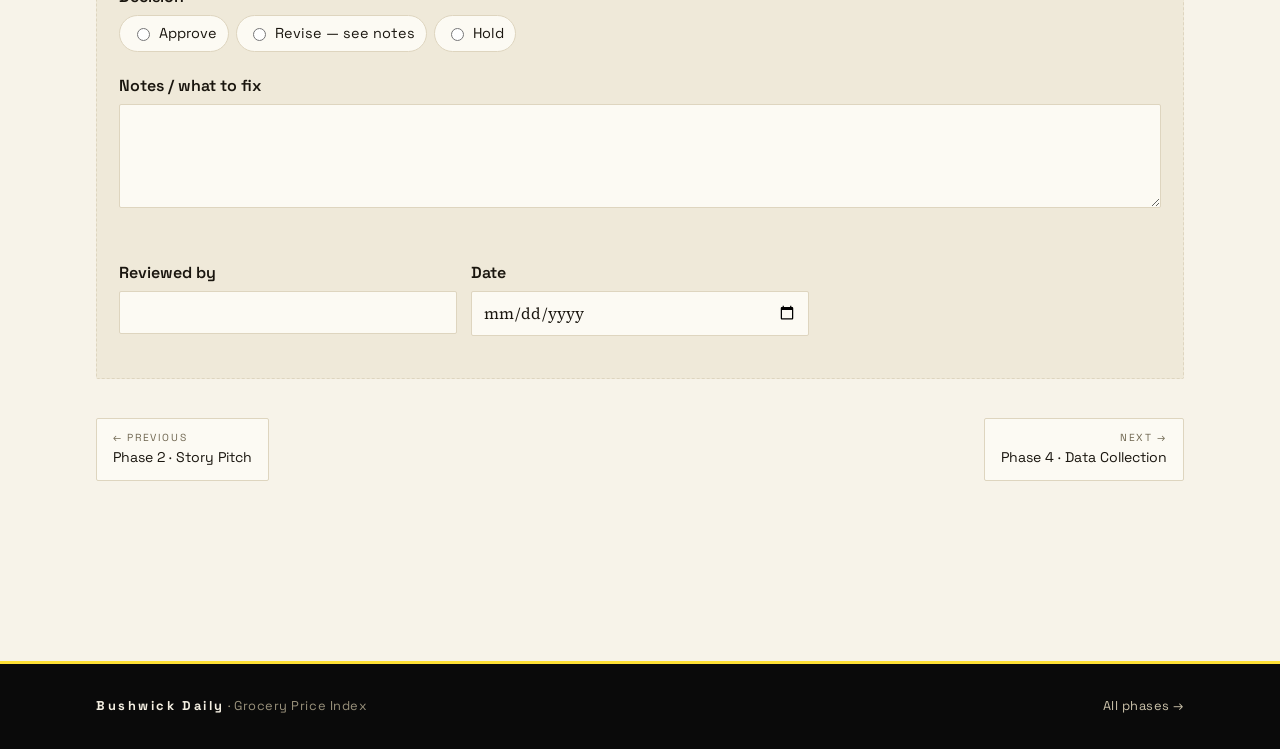
<file: phases/phase-3-methodology-and-field-plan.html>
<!doctype html>
<html lang="en">
<head>
<meta charset="utf-8">
<meta name="viewport" content="width=device-width, initial-scale=1">
<title>Phase 3 · Methodology &amp; Field Plan — Bushwick Daily Grocery Price Index</title>
<link rel="preconnect" href="https://fonts.googleapis.com">
<link rel="preconnect" href="https://fonts.gstatic.com" crossorigin>
<link href="https://fonts.googleapis.com/css2?family=Playfair+Display:ital,wght@0,600;0,700;0,800;1,600;1,700&family=Source+Serif+4:ital,opsz,wght@0,8..60,400;0,8..60,500;0,8..60,600;1,8..60,400&family=Space+Grotesk:wght@400;500;600;700&display=swap" rel="stylesheet">
<link rel="stylesheet" href="../assets/css/bd.css">
</head>
<body>

<header class="masthead">
  <div class="masthead__inner">
    <div class="masthead__top">
      <p class="crumbs"><a href="../index.html">Bushwick Daily · Playbook</a><span class="sep">/</span>Phase 3</p>
      <p class="masthead__meta">Grocery Price Index</p>
    </div>
    <span class="kicker">Phase 3 · Methodology &amp; Field Plan</span>
    <h1>Methodology &amp; Field Plan</h1>
    <p class="masthead__dek">The rulebook that makes the comparison trustworthy. Lock it before fieldwork; both of you follow it identically. Verify the seeded basket and stores — don't inherit them blindly.</p>
  </div>
</header>

<main class="doc">
  <form class="doc__body wide" data-worksheet data-slug="phase-3-methodology-and-field-plan" data-phase="3" data-deliverable="Methodology &amp; Field Plan" data-folder="03_Methodology_and_Plan">

    <div class="wsmeta">
      <div class="field" data-field data-label="Prepared by"><span class="field__label">Prepared by <span class="req" title="required to submit">*</span></span><input type="text" name="prepared_by" placeholder="Both interns&#x27; names" value="" data-preparedby></div>
      <div class="field" data-field data-label="Date"><span class="field__label">Date</span><input type="date" name="date"></div>
    </div>

    <section class="ws-section" data-heading="A. Research question &amp;amp; index definition"><p class="eyebrow">A. Research question &amp; index definition</p><div class="field" data-field data-label="Restate the question your index answers"><span class="field__label">Restate the question your index answers</span><textarea class="" name="question"></textarea></div><div class="field" data-field data-label="Define &quot;the index&quot; precisely"><span class="field__label">Define "the index" precisely</span><p class="field__help">A price table isn't an index until you define the comparison. A common shape: (1) the total basket cost per store, and (2) each store scored against the cheapest = 100, so 130 means 30% dearer. Add per-category sub-indexes if they earn their place. Decide it deliberately — this definition is load-bearing.</p><textarea class="" name="index_def"></textarea></div></section><section class="ws-section" data-heading="B. Basket of goods"><p class="eyebrow">B. Basket of goods</p><div class="note">Seeded from the 2017 and 2021 baskets so the 2026 numbers stay comparable. Verify every row, set a brand rule and a size/unit so it's the same thing at every store, and add anything the neighborhood shops now that the old baskets missed. Keep an item unless you have a written reason to drop it.<br><strong>Beer row:</strong> you may be under 21 — photograph the shelf tag only, never purchase, or drop the item and say why.</div><table class="grid editable" data-table data-caption="Lock a spec for every included item"><caption>Lock a spec for every included item</caption><thead><tr><th>Item</th><th>Cat.</th><th>Incl?</th><th>Brand rule</th><th>Size / unit + basis</th><th>Price type</th><th>Notes</th><th>Src</th></tr></thead><tbody><tr><td class="seed">Apples</td><td class="seed">Produce</td><td><select class="cell-input" name="basket__r0__incl"><option></option><option>Y</option><option>N</option></select></td><td><input class="cell-input" type="text" name="basket__r0__brand" value="" placeholder="brand rule"></td><td><input class="cell-input" type="text" name="basket__r0__size" value="per lb (loose)" placeholder=""></td><td><select class="cell-input" name="basket__r0__ptype"><option></option><option>Regular</option><option>Sale</option><option>Loyalty</option><option>Unit</option></select></td><td><input class="cell-input" type="text" name="basket__r0__notes" value="closest common variety" placeholder=""></td><td class="seed">2017</td></tr><tr><td class="seed">Bananas</td><td class="seed">Produce</td><td><select class="cell-input" name="basket__r1__incl"><option></option><option>Y</option><option>N</option></select></td><td><input class="cell-input" type="text" name="basket__r1__brand" value="" placeholder="brand rule"></td><td><input class="cell-input" type="text" name="basket__r1__size" value="per lb" placeholder=""></td><td><select class="cell-input" name="basket__r1__ptype"><option></option><option>Regular</option><option>Sale</option><option>Loyalty</option><option>Unit</option></select></td><td><input class="cell-input" type="text" name="basket__r1__notes" value="conventional" placeholder=""></td><td class="seed">2021</td></tr><tr><td class="seed">Carrots</td><td class="seed">Produce</td><td><select class="cell-input" name="basket__r2__incl"><option></option><option>Y</option><option>N</option></select></td><td><input class="cell-input" type="text" name="basket__r2__brand" value="" placeholder="brand rule"></td><td><input class="cell-input" type="text" name="basket__r2__size" value="1 lb / per lb" placeholder=""></td><td><select class="cell-input" name="basket__r2__ptype"><option></option><option>Regular</option><option>Sale</option><option>Loyalty</option><option>Unit</option></select></td><td><input class="cell-input" type="text" name="basket__r2__notes" value="loose or 1-lb bag" placeholder=""></td><td class="seed">2017</td></tr><tr><td class="seed">Tomatoes</td><td class="seed">Produce</td><td><select class="cell-input" name="basket__r3__incl"><option></option><option>Y</option><option>N</option></select></td><td><input class="cell-input" type="text" name="basket__r3__brand" value="" placeholder="brand rule"></td><td><input class="cell-input" type="text" name="basket__r3__size" value="per lb" placeholder=""></td><td><select class="cell-input" name="basket__r3__ptype"><option></option><option>Regular</option><option>Sale</option><option>Loyalty</option><option>Unit</option></select></td><td><input class="cell-input" type="text" name="basket__r3__notes" value="on-the-vine or roma" placeholder=""></td><td class="seed">2017</td></tr><tr><td class="seed">Kale</td><td class="seed">Produce</td><td><select class="cell-input" name="basket__r4__incl"><option></option><option>Y</option><option>N</option></select></td><td><input class="cell-input" type="text" name="basket__r4__brand" value="" placeholder="brand rule"></td><td><input class="cell-input" type="text" name="basket__r4__size" value="1 bunch" placeholder=""></td><td><select class="cell-input" name="basket__r4__ptype"><option></option><option>Regular</option><option>Sale</option><option>Loyalty</option><option>Unit</option></select></td><td><input class="cell-input" type="text" name="basket__r4__notes" value="curly, per bunch" placeholder=""></td><td class="seed">2017/21</td></tr><tr><td class="seed">Spinach</td><td class="seed">Produce</td><td><select class="cell-input" name="basket__r5__incl"><option></option><option>Y</option><option>N</option></select></td><td><input class="cell-input" type="text" name="basket__r5__brand" value="" placeholder="brand rule"></td><td><input class="cell-input" type="text" name="basket__r5__size" value="1 bunch or standard bag" placeholder=""></td><td><select class="cell-input" name="basket__r5__ptype"><option></option><option>Regular</option><option>Sale</option><option>Loyalty</option><option>Unit</option></select></td><td><input class="cell-input" type="text" name="basket__r5__notes" value="note bunch vs bag" placeholder=""></td><td class="seed">2021</td></tr><tr><td class="seed">Bread</td><td class="seed">Pantry</td><td><select class="cell-input" name="basket__r6__incl"><option></option><option>Y</option><option>N</option></select></td><td><input class="cell-input" type="text" name="basket__r6__brand" value="" placeholder="brand rule"></td><td><input class="cell-input" type="text" name="basket__r6__size" value="1 standard loaf" placeholder=""></td><td><select class="cell-input" name="basket__r6__ptype"><option></option><option>Regular</option><option>Sale</option><option>Loyalty</option><option>Unit</option></select></td><td><input class="cell-input" type="text" name="basket__r6__notes" value="sliced sandwich loaf" placeholder=""></td><td class="seed">2017</td></tr><tr><td class="seed">Peanut butter</td><td class="seed">Pantry</td><td><select class="cell-input" name="basket__r7__incl"><option></option><option>Y</option><option>N</option></select></td><td><input class="cell-input" type="text" name="basket__r7__brand" value="" placeholder="brand rule"></td><td><input class="cell-input" type="text" name="basket__r7__size" value="16 oz jar" placeholder=""></td><td><select class="cell-input" name="basket__r7__ptype"><option></option><option>Regular</option><option>Sale</option><option>Loyalty</option><option>Unit</option></select></td><td><input class="cell-input" type="text" name="basket__r7__notes" value="one brand only" placeholder=""></td><td class="seed">2017/21</td></tr><tr><td class="seed">Honey</td><td class="seed">Pantry</td><td><select class="cell-input" name="basket__r8__incl"><option></option><option>Y</option><option>N</option></select></td><td><input class="cell-input" type="text" name="basket__r8__brand" value="" placeholder="brand rule"></td><td><input class="cell-input" type="text" name="basket__r8__size" value="12 oz" placeholder=""></td><td><select class="cell-input" name="basket__r8__ptype"><option></option><option>Regular</option><option>Sale</option><option>Loyalty</option><option>Unit</option></select></td><td><input class="cell-input" type="text" name="basket__r8__notes" value="optional — decide" placeholder=""></td><td class="seed">2017</td></tr><tr><td class="seed">Rice</td><td class="seed">Pantry</td><td><select class="cell-input" name="basket__r9__incl"><option></option><option>Y</option><option>N</option></select></td><td><input class="cell-input" type="text" name="basket__r9__brand" value="" placeholder="brand rule"></td><td><input class="cell-input" type="text" name="basket__r9__size" value="2 lb bag" placeholder=""></td><td><select class="cell-input" name="basket__r9__ptype"><option></option><option>Regular</option><option>Sale</option><option>Loyalty</option><option>Unit</option></select></td><td><input class="cell-input" type="text" name="basket__r9__notes" value="white long-grain" placeholder=""></td><td class="seed">2017</td></tr><tr><td class="seed">Coffee</td><td class="seed">Pantry</td><td><select class="cell-input" name="basket__r10__incl"><option></option><option>Y</option><option>N</option></select></td><td><input class="cell-input" type="text" name="basket__r10__brand" value="" placeholder="brand rule"></td><td><input class="cell-input" type="text" name="basket__r10__size" value="12 oz ground" placeholder=""></td><td><select class="cell-input" name="basket__r10__ptype"><option></option><option>Regular</option><option>Sale</option><option>Loyalty</option><option>Unit</option></select></td><td><input class="cell-input" type="text" name="basket__r10__notes" value="hold one brand/size" placeholder=""></td><td class="seed">2017/21</td></tr><tr><td class="seed">Canned black beans</td><td class="seed">Pantry</td><td><select class="cell-input" name="basket__r11__incl"><option></option><option>Y</option><option>N</option></select></td><td><input class="cell-input" type="text" name="basket__r11__brand" value="" placeholder="brand rule"></td><td><input class="cell-input" type="text" name="basket__r11__size" value="15–15.5 oz can" placeholder=""></td><td><select class="cell-input" name="basket__r11__ptype"><option></option><option>Regular</option><option>Sale</option><option>Loyalty</option><option>Unit</option></select></td><td><input class="cell-input" type="text" name="basket__r11__notes" value="store or common brand" placeholder=""></td><td class="seed">2017</td></tr><tr><td class="seed">Milk</td><td class="seed">Dairy</td><td><select class="cell-input" name="basket__r12__incl"><option></option><option>Y</option><option>N</option></select></td><td><input class="cell-input" type="text" name="basket__r12__brand" value="" placeholder="brand rule"></td><td><input class="cell-input" type="text" name="basket__r12__size" value="half gallon" placeholder=""></td><td><select class="cell-input" name="basket__r12__ptype"><option></option><option>Regular</option><option>Sale</option><option>Loyalty</option><option>Unit</option></select></td><td><input class="cell-input" type="text" name="basket__r12__notes" value="2% store brand" placeholder=""></td><td class="seed">2021</td></tr><tr><td class="seed">Half &amp; half</td><td class="seed">Dairy</td><td><select class="cell-input" name="basket__r13__incl"><option></option><option>Y</option><option>N</option></select></td><td><input class="cell-input" type="text" name="basket__r13__brand" value="" placeholder="brand rule"></td><td><input class="cell-input" type="text" name="basket__r13__size" value="1 pint" placeholder=""></td><td><select class="cell-input" name="basket__r13__ptype"><option></option><option>Regular</option><option>Sale</option><option>Loyalty</option><option>Unit</option></select></td><td><input class="cell-input" type="text" name="basket__r13__notes" value="legacy — optional" placeholder=""></td><td class="seed">2017</td></tr><tr><td class="seed">Butter</td><td class="seed">Dairy</td><td><select class="cell-input" name="basket__r14__incl"><option></option><option>Y</option><option>N</option></select></td><td><input class="cell-input" type="text" name="basket__r14__brand" value="" placeholder="brand rule"></td><td><input class="cell-input" type="text" name="basket__r14__size" value="1 lb (4 sticks)" placeholder=""></td><td><select class="cell-input" name="basket__r14__ptype"><option></option><option>Regular</option><option>Sale</option><option>Loyalty</option><option>Unit</option></select></td><td><input class="cell-input" type="text" name="basket__r14__notes" value="salted" placeholder=""></td><td class="seed">2017</td></tr><tr><td class="seed">Cheddar cheese</td><td class="seed">Dairy</td><td><select class="cell-input" name="basket__r15__incl"><option></option><option>Y</option><option>N</option></select></td><td><input class="cell-input" type="text" name="basket__r15__brand" value="" placeholder="brand rule"></td><td><input class="cell-input" type="text" name="basket__r15__size" value="8 oz block" placeholder=""></td><td><select class="cell-input" name="basket__r15__ptype"><option></option><option>Regular</option><option>Sale</option><option>Loyalty</option><option>Unit</option></select></td><td><input class="cell-input" type="text" name="basket__r15__notes" value="hold one" placeholder=""></td><td class="seed">2021</td></tr><tr><td class="seed">Greek yogurt</td><td class="seed">Dairy</td><td><select class="cell-input" name="basket__r16__incl"><option></option><option>Y</option><option>N</option></select></td><td><input class="cell-input" type="text" name="basket__r16__brand" value="" placeholder="brand rule"></td><td><input class="cell-input" type="text" name="basket__r16__size" value="single tub (note oz)" placeholder=""></td><td><select class="cell-input" name="basket__r16__ptype"><option></option><option>Regular</option><option>Sale</option><option>Loyalty</option><option>Unit</option></select></td><td><input class="cell-input" type="text" name="basket__r16__notes" value="plain" placeholder=""></td><td class="seed">2017</td></tr><tr><td class="seed">Eggs</td><td class="seed">Dairy</td><td><select class="cell-input" name="basket__r17__incl"><option></option><option>Y</option><option>N</option></select></td><td><input class="cell-input" type="text" name="basket__r17__brand" value="" placeholder="brand rule"></td><td><input class="cell-input" type="text" name="basket__r17__size" value="1 dozen (large)" placeholder=""></td><td><select class="cell-input" name="basket__r17__ptype"><option></option><option>Regular</option><option>Sale</option><option>Loyalty</option><option>Unit</option></select></td><td><input class="cell-input" type="text" name="basket__r17__notes" value="conventional large" placeholder=""></td><td class="seed">2017/21</td></tr><tr><td class="seed">Tofu</td><td class="seed">Protein</td><td><select class="cell-input" name="basket__r18__incl"><option></option><option>Y</option><option>N</option></select></td><td><input class="cell-input" type="text" name="basket__r18__brand" value="" placeholder="brand rule"></td><td><input class="cell-input" type="text" name="basket__r18__size" value="14–16 oz block" placeholder=""></td><td><select class="cell-input" name="basket__r18__ptype"><option></option><option>Regular</option><option>Sale</option><option>Loyalty</option><option>Unit</option></select></td><td><input class="cell-input" type="text" name="basket__r18__notes" value="firm" placeholder=""></td><td class="seed">2017</td></tr><tr><td class="seed">Chicken breast</td><td class="seed">Protein</td><td><select class="cell-input" name="basket__r19__incl"><option></option><option>Y</option><option>N</option></select></td><td><input class="cell-input" type="text" name="basket__r19__brand" value="" placeholder="brand rule"></td><td><input class="cell-input" type="text" name="basket__r19__size" value="per lb" placeholder=""></td><td><select class="cell-input" name="basket__r19__ptype"><option></option><option>Regular</option><option>Sale</option><option>Loyalty</option><option>Unit</option></select></td><td><input class="cell-input" type="text" name="basket__r19__notes" value="boneless skinless" placeholder=""></td><td class="seed">2017/21</td></tr><tr><td class="seed">Beer — Six Point Sweet Action</td><td class="seed">Other</td><td><select class="cell-input" name="basket__r20__incl"><option></option><option>Y</option><option>N</option></select></td><td><input class="cell-input" type="text" name="basket__r20__brand" value="" placeholder="brand rule"></td><td><input class="cell-input" type="text" name="basket__r20__size" value="6-pack" placeholder=""></td><td><select class="cell-input" name="basket__r20__ptype"><option></option><option>Regular</option><option>Sale</option><option>Loyalty</option><option>Unit</option></select></td><td><input class="cell-input" type="text" name="basket__r20__notes" value="shelf tag only; do not purchase (age)" placeholder=""></td><td class="seed">2017</td></tr><tr><td><input class="cell-input" type="text" name="basket__r21__item" value="" placeholder=""></td><td><input class="cell-input" type="text" name="basket__r21__cat" value="" placeholder=""></td><td><select class="cell-input" name="basket__r21__incl"><option></option><option>Y</option><option>N</option></select></td><td><input class="cell-input" type="text" name="basket__r21__brand" value="" placeholder=""></td><td><input class="cell-input" type="text" name="basket__r21__size" value="" placeholder=""></td><td><select class="cell-input" name="basket__r21__ptype"><option></option><option>Regular</option><option>Sale</option><option>Loyalty</option><option>Unit</option></select></td><td><input class="cell-input" type="text" name="basket__r21__notes" value="" placeholder=""></td><td><input class="cell-input" type="text" name="basket__r21__src" value="" placeholder=""></td></tr><tr><td><input class="cell-input" type="text" name="basket__r22__item" value="" placeholder=""></td><td><input class="cell-input" type="text" name="basket__r22__cat" value="" placeholder=""></td><td><select class="cell-input" name="basket__r22__incl"><option></option><option>Y</option><option>N</option></select></td><td><input class="cell-input" type="text" name="basket__r22__brand" value="" placeholder=""></td><td><input class="cell-input" type="text" name="basket__r22__size" value="" placeholder=""></td><td><select class="cell-input" name="basket__r22__ptype"><option></option><option>Regular</option><option>Sale</option><option>Loyalty</option><option>Unit</option></select></td><td><input class="cell-input" type="text" name="basket__r22__notes" value="" placeholder=""></td><td><input class="cell-input" type="text" name="basket__r22__src" value="" placeholder=""></td></tr><tr><td><input class="cell-input" type="text" name="basket__r23__item" value="" placeholder=""></td><td><input class="cell-input" type="text" name="basket__r23__cat" value="" placeholder=""></td><td><select class="cell-input" name="basket__r23__incl"><option></option><option>Y</option><option>N</option></select></td><td><input class="cell-input" type="text" name="basket__r23__brand" value="" placeholder=""></td><td><input class="cell-input" type="text" name="basket__r23__size" value="" placeholder=""></td><td><select class="cell-input" name="basket__r23__ptype"><option></option><option>Regular</option><option>Sale</option><option>Loyalty</option><option>Unit</option></select></td><td><input class="cell-input" type="text" name="basket__r23__notes" value="" placeholder=""></td><td><input class="cell-input" type="text" name="basket__r23__src" value="" placeholder=""></td></tr></tbody></table><div class="field" data-field data-label="Justify anything you dropped or added versus the prior baskets"><span class="field__label">Justify anything you dropped or added versus the prior baskets</span><textarea class="" name="basket_justify"></textarea></div></section><section class="ws-section" data-heading="C. Store list &amp;amp; map"><p class="eyebrow">C. Store list &amp; map</p><div class="note">Seeded from the prior pieces — but some may have closed since 2021, so verify each one. Add at least two bodegas, decide on delivery apps, assign every store to one of you, set a visit date, and plot them on a Google My Map.</div><table class="grid editable" data-table data-caption="Verify, assign, and schedule each store"><caption>Verify, assign, and schedule each store</caption><thead><tr><th>Store</th><th>Address</th><th>Type / tier</th><th>$</th><th>Open?</th><th>Assigned</th><th>Visit</th></tr></thead><tbody><tr><td class="seed">Food Bazaar</td><td><input class="cell-input" type="text" name="stores__r0__addr" value="1590 Gates Ave (also 454 Wyckoff Ave)" placeholder=""></td><td class="seed">Large discount chain</td><td class="seed">$</td><td><select class="cell-input" name="stores__r0__open"><option></option><option>Open</option><option>Closed</option><option>Unsure</option></select></td><td><input class="cell-input" type="text" name="stores__r0__assigned" value="" placeholder="intern"></td><td><input class="cell-input" type="date" name="stores__r0__visit"></td></tr><tr><td class="seed">Key Food</td><td><input class="cell-input" type="text" name="stores__r1__addr" value="72–82 Wyckoff Ave (also 1533 Broadway)" placeholder=""></td><td class="seed">Mid supermarket (Urban Meadow)</td><td class="seed">$$</td><td><select class="cell-input" name="stores__r1__open"><option></option><option>Open</option><option>Closed</option><option>Unsure</option></select></td><td><input class="cell-input" type="text" name="stores__r1__assigned" value="" placeholder="intern"></td><td><input class="cell-input" type="date" name="stores__r1__visit"></td></tr><tr><td class="seed">City Fresh Market</td><td><input class="cell-input" type="text" name="stores__r2__addr" value="229 Knickerbocker Ave" placeholder=""></td><td class="seed">Mid supermarket</td><td class="seed">$$</td><td><select class="cell-input" name="stores__r2__open"><option></option><option>Open</option><option>Closed</option><option>Unsure</option></select></td><td><input class="cell-input" type="text" name="stores__r2__assigned" value="" placeholder="intern"></td><td><input class="cell-input" type="date" name="stores__r2__visit"></td></tr><tr><td class="seed">Associated Supermarket</td><td><input class="cell-input" type="text" name="stores__r3__addr" value="333 Seneca Ave, Ridgewood" placeholder=""></td><td class="seed">Mid / affordable chain</td><td class="seed">$$</td><td><select class="cell-input" name="stores__r3__open"><option></option><option>Open</option><option>Closed</option><option>Unsure</option></select></td><td><input class="cell-input" type="text" name="stores__r3__assigned" value="" placeholder="intern"></td><td><input class="cell-input" type="date" name="stores__r3__visit"></td></tr><tr><td class="seed">Shop Fair</td><td><input class="cell-input" type="text" name="stores__r4__addr" value="920 Seneca Ave, Ridgewood" placeholder=""></td><td class="seed">Mid supermarket</td><td class="seed">$$</td><td><select class="cell-input" name="stores__r4__open"><option></option><option>Open</option><option>Closed</option><option>Unsure</option></select></td><td><input class="cell-input" type="text" name="stores__r4__assigned" value="" placeholder="intern"></td><td><input class="cell-input" type="date" name="stores__r4__visit"></td></tr><tr><td class="seed">Met Fresh</td><td><input class="cell-input" type="text" name="stores__r5__addr" value="1381 Myrtle Ave" placeholder=""></td><td class="seed">Small family-owned</td><td class="seed">$$</td><td><select class="cell-input" name="stores__r5__open"><option></option><option>Open</option><option>Closed</option><option>Unsure</option></select></td><td><input class="cell-input" type="text" name="stores__r5__assigned" value="" placeholder="intern"></td><td><input class="cell-input" type="date" name="stores__r5__visit"></td></tr><tr><td class="seed">Billy's Marketplace (C-Town)</td><td><input class="cell-input" type="text" name="stores__r6__addr" value="870 Cypress Ave, Ridgewood" placeholder=""></td><td class="seed">Mid supermarket</td><td class="seed">$$</td><td><select class="cell-input" name="stores__r6__open"><option></option><option>Open</option><option>Closed</option><option>Unsure</option></select></td><td><input class="cell-input" type="text" name="stores__r6__assigned" value="" placeholder="intern"></td><td><input class="cell-input" type="date" name="stores__r6__visit"></td></tr><tr><td class="seed">Mr. Kiwi's (Mr. Fruit)</td><td><input class="cell-input" type="text" name="stores__r7__addr" value="957 Broadway" placeholder=""></td><td class="seed">Produce-focused mini grocery</td><td class="seed">$$</td><td><select class="cell-input" name="stores__r7__open"><option></option><option>Open</option><option>Closed</option><option>Unsure</option></select></td><td><input class="cell-input" type="text" name="stores__r7__assigned" value="" placeholder="intern"></td><td><input class="cell-input" type="date" name="stores__r7__visit"></td></tr><tr><td class="seed">Mr. Lemon (Mr. Fruit)</td><td><input class="cell-input" type="text" name="stores__r8__addr" value="410 Knickerbocker Ave" placeholder=""></td><td class="seed">Produce-focused mini grocery</td><td class="seed">$$</td><td><select class="cell-input" name="stores__r8__open"><option></option><option>Open</option><option>Closed</option><option>Unsure</option></select></td><td><input class="cell-input" type="text" name="stores__r8__assigned" value="" placeholder="intern"></td><td><input class="cell-input" type="date" name="stores__r8__visit"></td></tr><tr><td class="seed">Food Story Natural Market</td><td><input class="cell-input" type="text" name="stores__r9__addr" value="40 Bogart St (also 1552 Myrtle Ave)" placeholder=""></td><td class="seed">Premium / natural</td><td class="seed">$$$</td><td><select class="cell-input" name="stores__r9__open"><option></option><option>Open</option><option>Closed</option><option>Unsure</option></select></td><td><input class="cell-input" type="text" name="stores__r9__assigned" value="" placeholder="intern"></td><td><input class="cell-input" type="date" name="stores__r9__visit"></td></tr><tr><td class="seed">Hana Natural</td><td><input class="cell-input" type="text" name="stores__r10__addr" value="24 Wyckoff Ave" placeholder=""></td><td class="seed">Premium / organic</td><td class="seed">$$$</td><td><select class="cell-input" name="stores__r10__open"><option></option><option>Open</option><option>Closed</option><option>Unsure</option></select></td><td><input class="cell-input" type="text" name="stores__r10__assigned" value="" placeholder="intern"></td><td><input class="cell-input" type="date" name="stores__r10__visit"></td></tr><tr><td class="seed">Whole Foods</td><td><input class="cell-input" type="text" name="stores__r11__addr" value="Williamsburg (238 Bedford) — verify a Bushwick loc." placeholder=""></td><td class="seed">National premium (Amazon)</td><td class="seed">$$$</td><td><select class="cell-input" name="stores__r11__open"><option></option><option>Open</option><option>Closed</option><option>Unsure</option></select></td><td><input class="cell-input" type="text" name="stores__r11__assigned" value="" placeholder="intern"></td><td><input class="cell-input" type="date" name="stores__r11__visit"></td></tr><tr><td class="seed">Brooklyn's Natural</td><td><input class="cell-input" type="text" name="stores__r12__addr" value="49 Bogart St" placeholder=""></td><td class="seed">Premium / natural — may be closed</td><td class="seed">?</td><td><select class="cell-input" name="stores__r12__open"><option></option><option>Open</option><option>Closed</option><option>Unsure</option></select></td><td><input class="cell-input" type="text" name="stores__r12__assigned" value="" placeholder="intern"></td><td><input class="cell-input" type="date" name="stores__r12__visit"></td></tr><tr><td class="seed">Bodega #1 (you choose)</td><td><input class="cell-input" type="text" name="stores__r13__addr" value="" placeholder="address"></td><td class="seed">Bodega</td><td class="seed">$$</td><td><select class="cell-input" name="stores__r13__open"><option></option><option>Open</option><option>Closed</option><option>Unsure</option></select></td><td><input class="cell-input" type="text" name="stores__r13__assigned" value="" placeholder="intern"></td><td><input class="cell-input" type="date" name="stores__r13__visit"></td></tr><tr><td class="seed">Bodega #2 (you choose)</td><td><input class="cell-input" type="text" name="stores__r14__addr" value="" placeholder="address"></td><td class="seed">Bodega</td><td class="seed">$$</td><td><select class="cell-input" name="stores__r14__open"><option></option><option>Open</option><option>Closed</option><option>Unsure</option></select></td><td><input class="cell-input" type="text" name="stores__r14__assigned" value="" placeholder="intern"></td><td><input class="cell-input" type="date" name="stores__r14__visit"></td></tr><tr><td class="seed">Delivery app (if in scope)</td><td><input class="cell-input" type="text" name="stores__r15__addr" value="Amazon Fresh/WF, Instacart, etc." placeholder=""></td><td class="seed">Delivery app</td><td class="seed">n/a</td><td><select class="cell-input" name="stores__r15__open"><option></option><option>Open</option><option>Closed</option><option>Unsure</option></select></td><td><input class="cell-input" type="text" name="stores__r15__assigned" value="" placeholder="intern"></td><td><input class="cell-input" type="date" name="stores__r15__visit"></td></tr><tr><td><input class="cell-input" type="text" name="stores__r16__name" value="" placeholder=""></td><td><input class="cell-input" type="text" name="stores__r16__addr" value="" placeholder=""></td><td><input class="cell-input" type="text" name="stores__r16__tier" value="" placeholder=""></td><td><input class="cell-input" type="text" name="stores__r16__dollar" value="" placeholder=""></td><td><select class="cell-input" name="stores__r16__open"><option></option><option>Open</option><option>Closed</option><option>Unsure</option></select></td><td><input class="cell-input" type="text" name="stores__r16__assigned" value="" placeholder=""></td><td><input class="cell-input" type="date" name="stores__r16__visit"></td></tr><tr><td><input class="cell-input" type="text" name="stores__r17__name" value="" placeholder=""></td><td><input class="cell-input" type="text" name="stores__r17__addr" value="" placeholder=""></td><td><input class="cell-input" type="text" name="stores__r17__tier" value="" placeholder=""></td><td><input class="cell-input" type="text" name="stores__r17__dollar" value="" placeholder=""></td><td><select class="cell-input" name="stores__r17__open"><option></option><option>Open</option><option>Closed</option><option>Unsure</option></select></td><td><input class="cell-input" type="text" name="stores__r17__assigned" value="" placeholder=""></td><td><input class="cell-input" type="date" name="stores__r17__visit"></td></tr><tr><td><input class="cell-input" type="text" name="stores__r18__name" value="" placeholder=""></td><td><input class="cell-input" type="text" name="stores__r18__addr" value="" placeholder=""></td><td><input class="cell-input" type="text" name="stores__r18__tier" value="" placeholder=""></td><td><input class="cell-input" type="text" name="stores__r18__dollar" value="" placeholder=""></td><td><select class="cell-input" name="stores__r18__open"><option></option><option>Open</option><option>Closed</option><option>Unsure</option></select></td><td><input class="cell-input" type="text" name="stores__r18__assigned" value="" placeholder=""></td><td><input class="cell-input" type="date" name="stores__r18__visit"></td></tr></tbody></table><div class="field" data-field data-label="Store-selection rationale — how you cover the economic range"><span class="field__label">Store-selection rationale — how you cover the economic range</span><p class="field__help">Span cheap to premium: discount chain, mid supermarket, produce specialist, premium/natural, bodega, national chain, and — if in scope — delivery.</p><textarea class="" name="store_rationale"></textarea></div><div class="field" data-field data-label="Bodegas: which two, and why those"><span class="field__label">Bodegas: which two, and why those</span><textarea class="" name="bodegas"></textarea></div><div class="field" data-field data-label="Delivery apps: in or out? If in, which, and how priced?"><span class="field__label">Delivery apps: in or out? If in, which, and how priced?</span><p class="field__help">If in scope, price the same basket and record fees, markups, and delivery minimums <strong>separately</strong> so they don't skew the in-store index.</p><textarea class="" name="delivery"></textarea></div><div class="field" data-field data-label="Link to your Google My Map"><span class="field__label">Link to your Google My Map</span><input type="url" name="map_url" placeholder="https://…" value=""></div></section><section class="ws-section" data-heading="D. Your collection protocol — decide the rules, then both follow them"><p class="eyebrow">D. Your collection protocol — decide the rules, then both follow them</p><div class="note">These are the rules that make the data comparable. Write them yourselves — don't wait to improvise in a store aisle. Both collectors follow the identical protocol, or the comparison breaks.</div><div class="field" data-field data-label="Date window"><span class="field__label">Date window</span><p class="field__help">How few days can you collect the whole basket across, and how will you record the date and time of every price?</p><textarea class="" name="date_window"></textarea></div><div class="field" data-field data-label="Which price you record"><span class="field__label">Which price you record</span><p class="field__help">When a shelf shows a regular price, a sale, a loyalty price, and a unit price — which is your primary basket number, and how do you log the others so they don't distort it?</p><textarea class="" name="price_rule"></textarea></div><div class="field" data-field data-label="Substitution rule"><span class="field__label">Substitution rule</span><p class="field__help">Write it once, both follow it: when the exact spec isn't stocked, what exactly do you do? (e.g., cheapest comparable brand at the same size, clearly flagged — or mark N/A.)</p><textarea class="" name="sub_rule"></textarea></div><div class="field" data-field data-label="Photo protocol &amp;amp; fallback"><span class="field__label">Photo protocol &amp; fallback</span><p class="field__help">How many photos per item and of what? What's the plan if a store won't allow photos?</p><textarea class="" name="photo_rule"></textarea></div><div class="field" data-field data-label="Anything else your method needs to stay honest"><span class="field__label">Anything else your method needs to stay honest</span><p class="field__help">What did the prior pieces trip on that you'll handle up front? (Per-lb weighing, one price row per item per store, etc.)</p><textarea class="" name="method_other"></textarea></div></section><section class="ws-section" data-heading="E. Roles, route &amp;amp; logistics"><p class="eyebrow">E. Roles, route &amp; logistics</p><table class="grid editable" data-table data-caption="Who takes which stores, when, and how they get there"><caption>Who takes which stores, when, and how they get there</caption><thead><tr><th>Store</th><th>Assigned to</th><th>Planned date</th><th>Route / transit notes</th></tr></thead><tbody><tr><td><input class="cell-input" type="text" name="route__r0__store" value="" placeholder=""></td><td><input class="cell-input" type="text" name="route__r0__who" value="" placeholder=""></td><td><input class="cell-input" type="date" name="route__r0__date"></td><td><input class="cell-input" type="text" name="route__r0__route" value="" placeholder=""></td></tr><tr><td><input class="cell-input" type="text" name="route__r1__store" value="" placeholder=""></td><td><input class="cell-input" type="text" name="route__r1__who" value="" placeholder=""></td><td><input class="cell-input" type="date" name="route__r1__date"></td><td><input class="cell-input" type="text" name="route__r1__route" value="" placeholder=""></td></tr><tr><td><input class="cell-input" type="text" name="route__r2__store" value="" placeholder=""></td><td><input class="cell-input" type="text" name="route__r2__who" value="" placeholder=""></td><td><input class="cell-input" type="date" name="route__r2__date"></td><td><input class="cell-input" type="text" name="route__r2__route" value="" placeholder=""></td></tr><tr><td><input class="cell-input" type="text" name="route__r3__store" value="" placeholder=""></td><td><input class="cell-input" type="text" name="route__r3__who" value="" placeholder=""></td><td><input class="cell-input" type="date" name="route__r3__date"></td><td><input class="cell-input" type="text" name="route__r3__route" value="" placeholder=""></td></tr><tr><td><input class="cell-input" type="text" name="route__r4__store" value="" placeholder=""></td><td><input class="cell-input" type="text" name="route__r4__who" value="" placeholder=""></td><td><input class="cell-input" type="date" name="route__r4__date"></td><td><input class="cell-input" type="text" name="route__r4__route" value="" placeholder=""></td></tr><tr><td><input class="cell-input" type="text" name="route__r5__store" value="" placeholder=""></td><td><input class="cell-input" type="text" name="route__r5__who" value="" placeholder=""></td><td><input class="cell-input" type="date" name="route__r5__date"></td><td><input class="cell-input" type="text" name="route__r5__route" value="" placeholder=""></td></tr></tbody></table><div class="field" data-field data-label="Safety &amp;amp; logistics notes"><span class="field__label">Safety &amp; logistics notes</span><p class="field__help">Buddy up for fieldwork where you can, plan routes, keep phones charged, upload photos the same day.</p><textarea class="" name="safety"></textarea></div></section>

    <section class="ws-section" data-heading="Coordinator review"><div class="signoff"><h3>Coordinator review</h3><p class="field__help">The Coordinator (who also edits) records the decision here. You don't start the next phase until this reads Approve.</p><div class="field" data-field data-label="Decision"><span class="field__label">Decision</span><div class="opts"><label><input type="radio" name="signoff_decision" value="Approve" data-optlabel="Approve"> Approve</label><label><input type="radio" name="signoff_decision" value="Revise — see notes" data-optlabel="Revise — see notes"> Revise — see notes</label><label><input type="radio" name="signoff_decision" value="Hold" data-optlabel="Hold"> Hold</label></div></div><div class="field" data-field data-label="Notes / what to fix"><span class="field__label">Notes / what to fix</span><textarea class="" name="signoff_notes"></textarea></div><div class="signoff__grid"><div class="field" data-field data-label="Reviewed by"><span class="field__label">Reviewed by</span><input type="text" name="signoff_by" value=""></div><div class="field" data-field data-label="Date"><span class="field__label">Date</span><input type="date" name="signoff_date"></div></div></div></section>

    <div class="pager">
      <a href="phase-2-story-pitch.html"><small>← Previous</small>Phase 2 · Story Pitch</a>
      <a href="phase-4-data-collection.html" style="text-align:right"><small>Next →</small>Phase 4 · Data Collection</a>
    </div>
  </form>
</main>

<div class="submitbar">
  <div class="submitbar__inner">
    <span class="submitbar__status" data-status>Your work autosaves in this browser.</span>
    <button type="button" class="btn btn--ghost" data-action="clear">Clear</button>
    <button type="button" class="btn btn--ghost" data-action="download">Download&nbsp;.docx</button>
    <button type="button" class="btn btn--primary" data-action="submit">Submit to Drive</button>
  </div>
</div>
<div class="toast" data-toast role="status" aria-live="polite"></div>

<footer class="foot">
  <div class="foot__inner">
    <span><b>Bushwick&nbsp;Daily</b> · Grocery Price Index</span>
    <span><a href="../index.html">All phases →</a></span>
  </div>
</footer>

<script src="../assets/js/config.js"></script>
<script src="../assets/js/worksheet.js"></script>
</body>
</html>
</file>
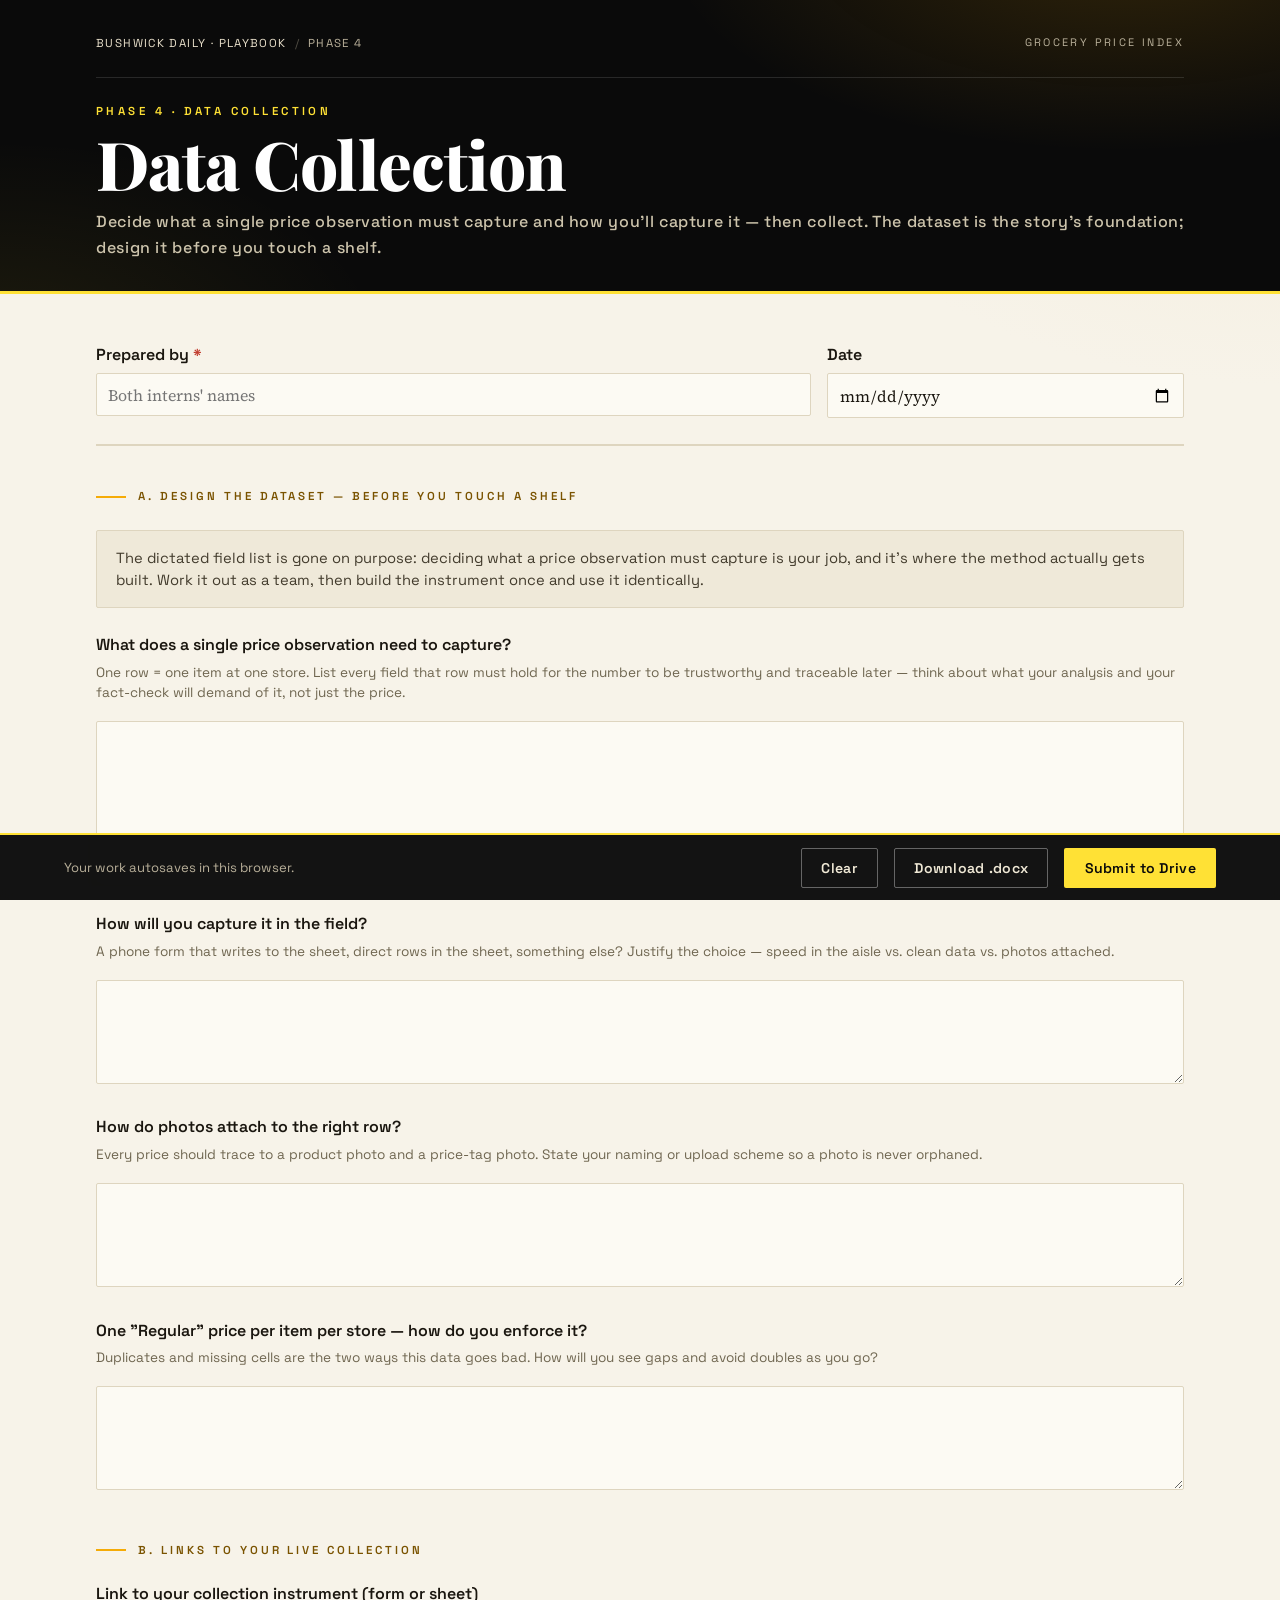
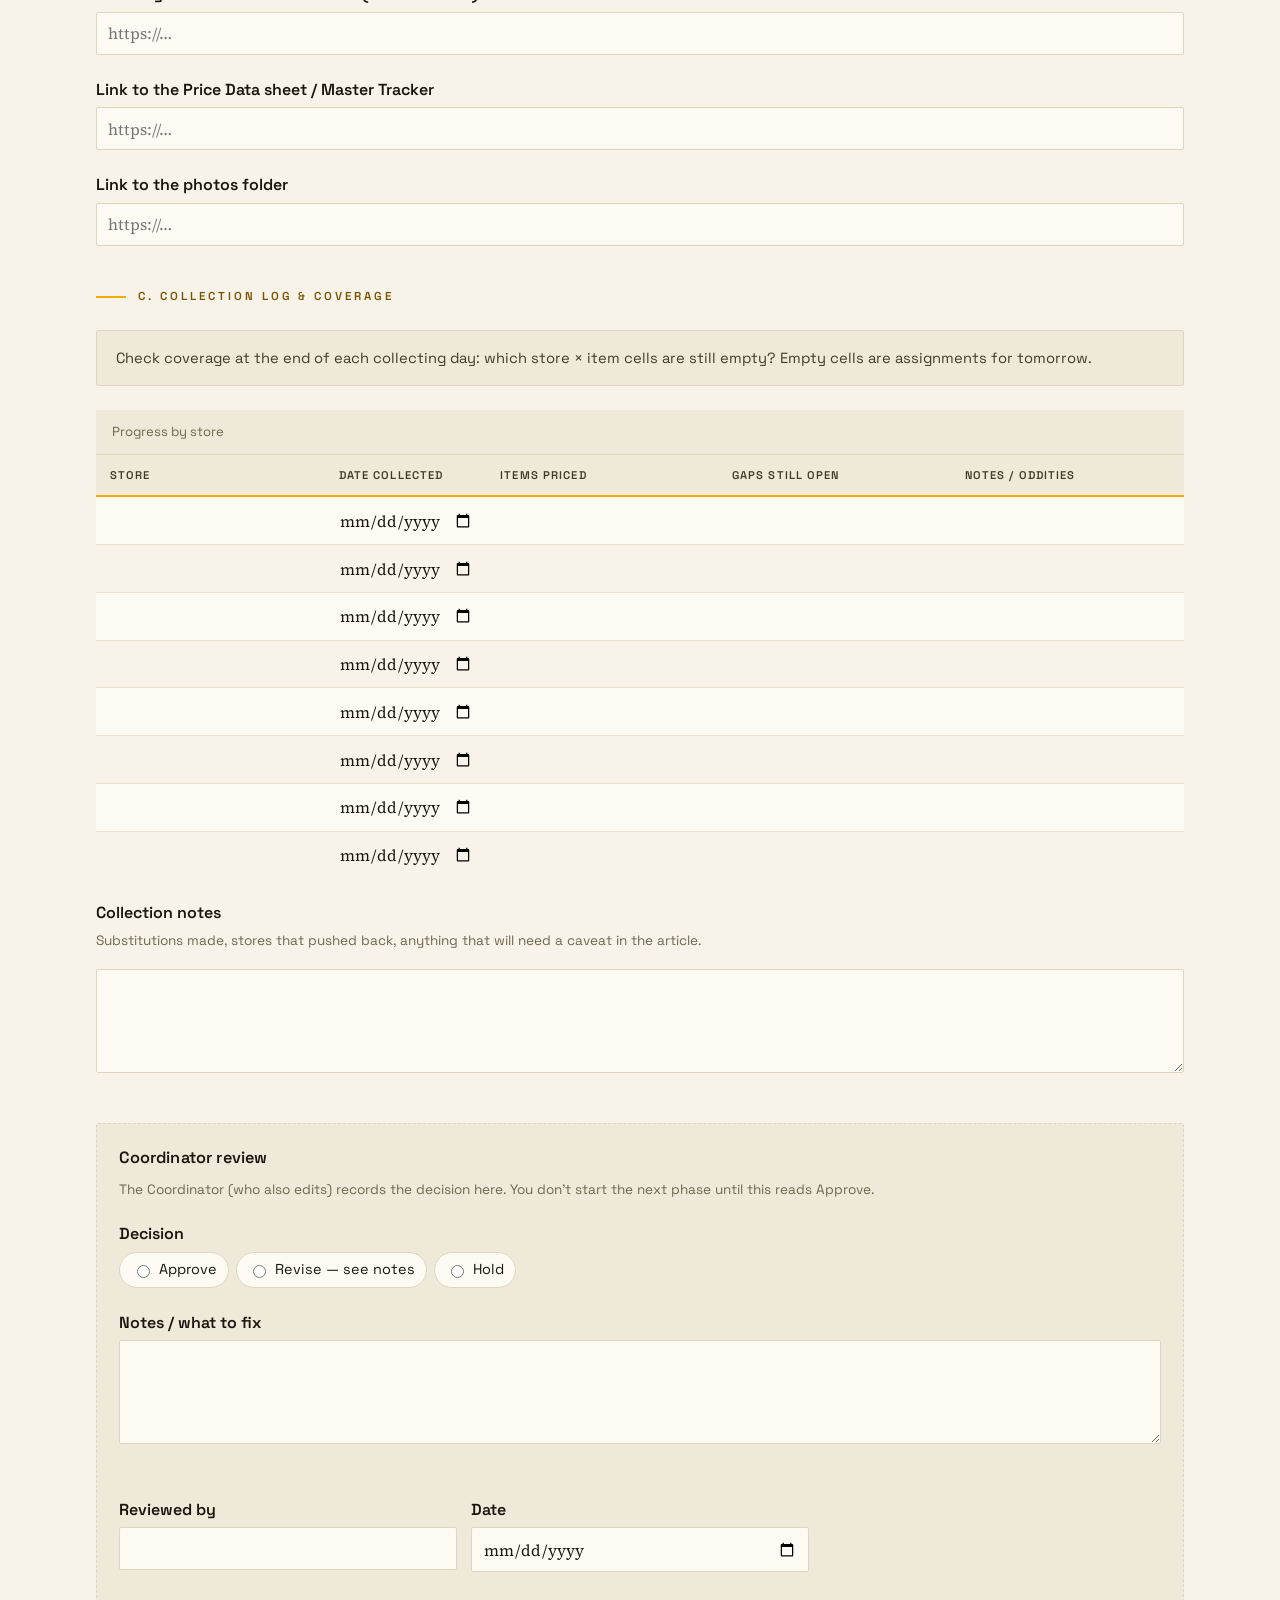
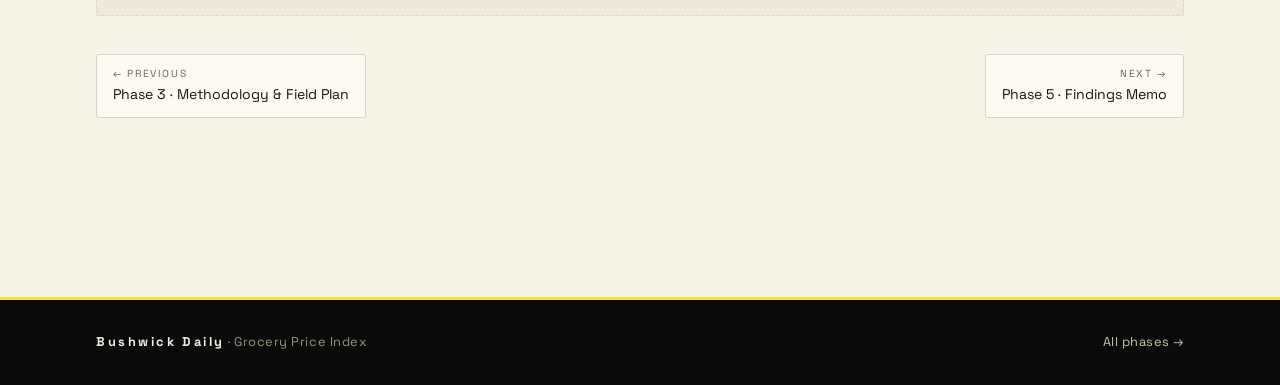
<file: phases/phase-4-data-collection.html>
<!doctype html>
<html lang="en">
<head>
<meta charset="utf-8">
<meta name="viewport" content="width=device-width, initial-scale=1">
<title>Phase 4 · Data Collection — Bushwick Daily Grocery Price Index</title>
<link rel="preconnect" href="https://fonts.googleapis.com">
<link rel="preconnect" href="https://fonts.gstatic.com" crossorigin>
<link href="https://fonts.googleapis.com/css2?family=Playfair+Display:ital,wght@0,600;0,700;0,800;1,600;1,700&family=Source+Serif+4:ital,opsz,wght@0,8..60,400;0,8..60,500;0,8..60,600;1,8..60,400&family=Space+Grotesk:wght@400;500;600;700&display=swap" rel="stylesheet">
<link rel="stylesheet" href="../assets/css/bd.css">
</head>
<body>

<header class="masthead">
  <div class="masthead__inner">
    <div class="masthead__top">
      <p class="crumbs"><a href="../index.html">Bushwick Daily · Playbook</a><span class="sep">/</span>Phase 4</p>
      <p class="masthead__meta">Grocery Price Index</p>
    </div>
    <span class="kicker">Phase 4 · Data Collection</span>
    <h1>Data Collection</h1>
    <p class="masthead__dek">Decide what a single price observation must capture and how you'll capture it — then collect. The dataset is the story's foundation; design it before you touch a shelf.</p>
  </div>
</header>

<main class="doc">
  <form class="doc__body wide" data-worksheet data-slug="phase-4-data-collection" data-phase="4" data-deliverable="Data Collection Plan &amp; Dataset" data-folder="04_Data_Collection">

    <div class="wsmeta">
      <div class="field" data-field data-label="Prepared by"><span class="field__label">Prepared by <span class="req" title="required to submit">*</span></span><input type="text" name="prepared_by" placeholder="Both interns&#x27; names" value="" data-preparedby></div>
      <div class="field" data-field data-label="Date"><span class="field__label">Date</span><input type="date" name="date"></div>
    </div>

    <section class="ws-section" data-heading="A. Design the dataset — before you touch a shelf"><p class="eyebrow">A. Design the dataset — before you touch a shelf</p><div class="note">The dictated field list is gone on purpose: deciding what a price observation must capture is your job, and it's where the method actually gets built. Work it out as a team, then build the instrument once and use it identically.</div><div class="field" data-field data-label="What does a single price observation need to capture?"><span class="field__label">What does a single price observation need to capture?</span><p class="field__help">One row = one item at one store. List every field that row must hold for the number to be trustworthy and traceable later — think about what your analysis and your fact-check will demand of it, not just the price.</p><textarea class="tall" name="fields_plan"></textarea></div><div class="field" data-field data-label="How will you capture it in the field?"><span class="field__label">How will you capture it in the field?</span><p class="field__help">A phone form that writes to the sheet, direct rows in the sheet, something else? Justify the choice — speed in the aisle vs. clean data vs. photos attached.</p><textarea class="" name="capture_tool"></textarea></div><div class="field" data-field data-label="How do photos attach to the right row?"><span class="field__label">How do photos attach to the right row?</span><p class="field__help">Every price should trace to a product photo and a price-tag photo. State your naming or upload scheme so a photo is never orphaned.</p><textarea class="" name="photo_link"></textarea></div><div class="field" data-field data-label="One &quot;Regular&quot; price per item per store — how do you enforce it?"><span class="field__label">One "Regular" price per item per store — how do you enforce it?</span><p class="field__help">Duplicates and missing cells are the two ways this data goes bad. How will you see gaps and avoid doubles as you go?</p><textarea class="" name="dedupe"></textarea></div></section><section class="ws-section" data-heading="B. Links to your live collection"><p class="eyebrow">B. Links to your live collection</p><div class="field" data-field data-label="Link to your collection instrument (form or sheet)"><span class="field__label">Link to your collection instrument (form or sheet)</span><input type="url" name="instrument_url" placeholder="https://…" value=""></div><div class="field" data-field data-label="Link to the Price Data sheet / Master Tracker"><span class="field__label">Link to the Price Data sheet / Master Tracker</span><input type="url" name="tracker_url" placeholder="https://…" value=""></div><div class="field" data-field data-label="Link to the photos folder"><span class="field__label">Link to the photos folder</span><input type="url" name="photos_url" placeholder="https://…" value=""></div></section><section class="ws-section" data-heading="C. Collection log &amp;amp; coverage"><p class="eyebrow">C. Collection log &amp; coverage</p><div class="note">Check coverage at the end of each collecting day: which store × item cells are still empty? Empty cells are assignments for tomorrow.</div><table class="grid editable" data-table data-caption="Progress by store"><caption>Progress by store</caption><thead><tr><th>Store</th><th>Date collected</th><th>Items priced</th><th>Gaps still open</th><th>Notes / oddities</th></tr></thead><tbody><tr><td><input class="cell-input" type="text" name="collog__r0__store" value="" placeholder=""></td><td><input class="cell-input" type="date" name="collog__r0__date"></td><td><input class="cell-input" type="text" name="collog__r0__priced" value="" placeholder=""></td><td><input class="cell-input" type="text" name="collog__r0__gaps" value="" placeholder=""></td><td><input class="cell-input" type="text" name="collog__r0__notes" value="" placeholder=""></td></tr><tr><td><input class="cell-input" type="text" name="collog__r1__store" value="" placeholder=""></td><td><input class="cell-input" type="date" name="collog__r1__date"></td><td><input class="cell-input" type="text" name="collog__r1__priced" value="" placeholder=""></td><td><input class="cell-input" type="text" name="collog__r1__gaps" value="" placeholder=""></td><td><input class="cell-input" type="text" name="collog__r1__notes" value="" placeholder=""></td></tr><tr><td><input class="cell-input" type="text" name="collog__r2__store" value="" placeholder=""></td><td><input class="cell-input" type="date" name="collog__r2__date"></td><td><input class="cell-input" type="text" name="collog__r2__priced" value="" placeholder=""></td><td><input class="cell-input" type="text" name="collog__r2__gaps" value="" placeholder=""></td><td><input class="cell-input" type="text" name="collog__r2__notes" value="" placeholder=""></td></tr><tr><td><input class="cell-input" type="text" name="collog__r3__store" value="" placeholder=""></td><td><input class="cell-input" type="date" name="collog__r3__date"></td><td><input class="cell-input" type="text" name="collog__r3__priced" value="" placeholder=""></td><td><input class="cell-input" type="text" name="collog__r3__gaps" value="" placeholder=""></td><td><input class="cell-input" type="text" name="collog__r3__notes" value="" placeholder=""></td></tr><tr><td><input class="cell-input" type="text" name="collog__r4__store" value="" placeholder=""></td><td><input class="cell-input" type="date" name="collog__r4__date"></td><td><input class="cell-input" type="text" name="collog__r4__priced" value="" placeholder=""></td><td><input class="cell-input" type="text" name="collog__r4__gaps" value="" placeholder=""></td><td><input class="cell-input" type="text" name="collog__r4__notes" value="" placeholder=""></td></tr><tr><td><input class="cell-input" type="text" name="collog__r5__store" value="" placeholder=""></td><td><input class="cell-input" type="date" name="collog__r5__date"></td><td><input class="cell-input" type="text" name="collog__r5__priced" value="" placeholder=""></td><td><input class="cell-input" type="text" name="collog__r5__gaps" value="" placeholder=""></td><td><input class="cell-input" type="text" name="collog__r5__notes" value="" placeholder=""></td></tr><tr><td><input class="cell-input" type="text" name="collog__r6__store" value="" placeholder=""></td><td><input class="cell-input" type="date" name="collog__r6__date"></td><td><input class="cell-input" type="text" name="collog__r6__priced" value="" placeholder=""></td><td><input class="cell-input" type="text" name="collog__r6__gaps" value="" placeholder=""></td><td><input class="cell-input" type="text" name="collog__r6__notes" value="" placeholder=""></td></tr><tr><td><input class="cell-input" type="text" name="collog__r7__store" value="" placeholder=""></td><td><input class="cell-input" type="date" name="collog__r7__date"></td><td><input class="cell-input" type="text" name="collog__r7__priced" value="" placeholder=""></td><td><input class="cell-input" type="text" name="collog__r7__gaps" value="" placeholder=""></td><td><input class="cell-input" type="text" name="collog__r7__notes" value="" placeholder=""></td></tr></tbody></table><div class="field" data-field data-label="Collection notes"><span class="field__label">Collection notes</span><p class="field__help">Substitutions made, stores that pushed back, anything that will need a caveat in the article.</p><textarea class="" name="collection_notes"></textarea></div></section>

    <section class="ws-section" data-heading="Coordinator review"><div class="signoff"><h3>Coordinator review</h3><p class="field__help">The Coordinator (who also edits) records the decision here. You don't start the next phase until this reads Approve.</p><div class="field" data-field data-label="Decision"><span class="field__label">Decision</span><div class="opts"><label><input type="radio" name="signoff_decision" value="Approve" data-optlabel="Approve"> Approve</label><label><input type="radio" name="signoff_decision" value="Revise — see notes" data-optlabel="Revise — see notes"> Revise — see notes</label><label><input type="radio" name="signoff_decision" value="Hold" data-optlabel="Hold"> Hold</label></div></div><div class="field" data-field data-label="Notes / what to fix"><span class="field__label">Notes / what to fix</span><textarea class="" name="signoff_notes"></textarea></div><div class="signoff__grid"><div class="field" data-field data-label="Reviewed by"><span class="field__label">Reviewed by</span><input type="text" name="signoff_by" value=""></div><div class="field" data-field data-label="Date"><span class="field__label">Date</span><input type="date" name="signoff_date"></div></div></div></section>

    <div class="pager">
      <a href="phase-3-methodology-and-field-plan.html"><small>← Previous</small>Phase 3 · Methodology & Field Plan</a>
      <a href="phase-5-findings-memo.html" style="text-align:right"><small>Next →</small>Phase 5 · Findings Memo</a>
    </div>
  </form>
</main>

<div class="submitbar">
  <div class="submitbar__inner">
    <span class="submitbar__status" data-status>Your work autosaves in this browser.</span>
    <button type="button" class="btn btn--ghost" data-action="clear">Clear</button>
    <button type="button" class="btn btn--ghost" data-action="download">Download&nbsp;.docx</button>
    <button type="button" class="btn btn--primary" data-action="submit">Submit to Drive</button>
  </div>
</div>
<div class="toast" data-toast role="status" aria-live="polite"></div>

<footer class="foot">
  <div class="foot__inner">
    <span><b>Bushwick&nbsp;Daily</b> · Grocery Price Index</span>
    <span><a href="../index.html">All phases →</a></span>
  </div>
</footer>

<script src="../assets/js/config.js"></script>
<script src="../assets/js/worksheet.js"></script>
</body>
</html>
</file>
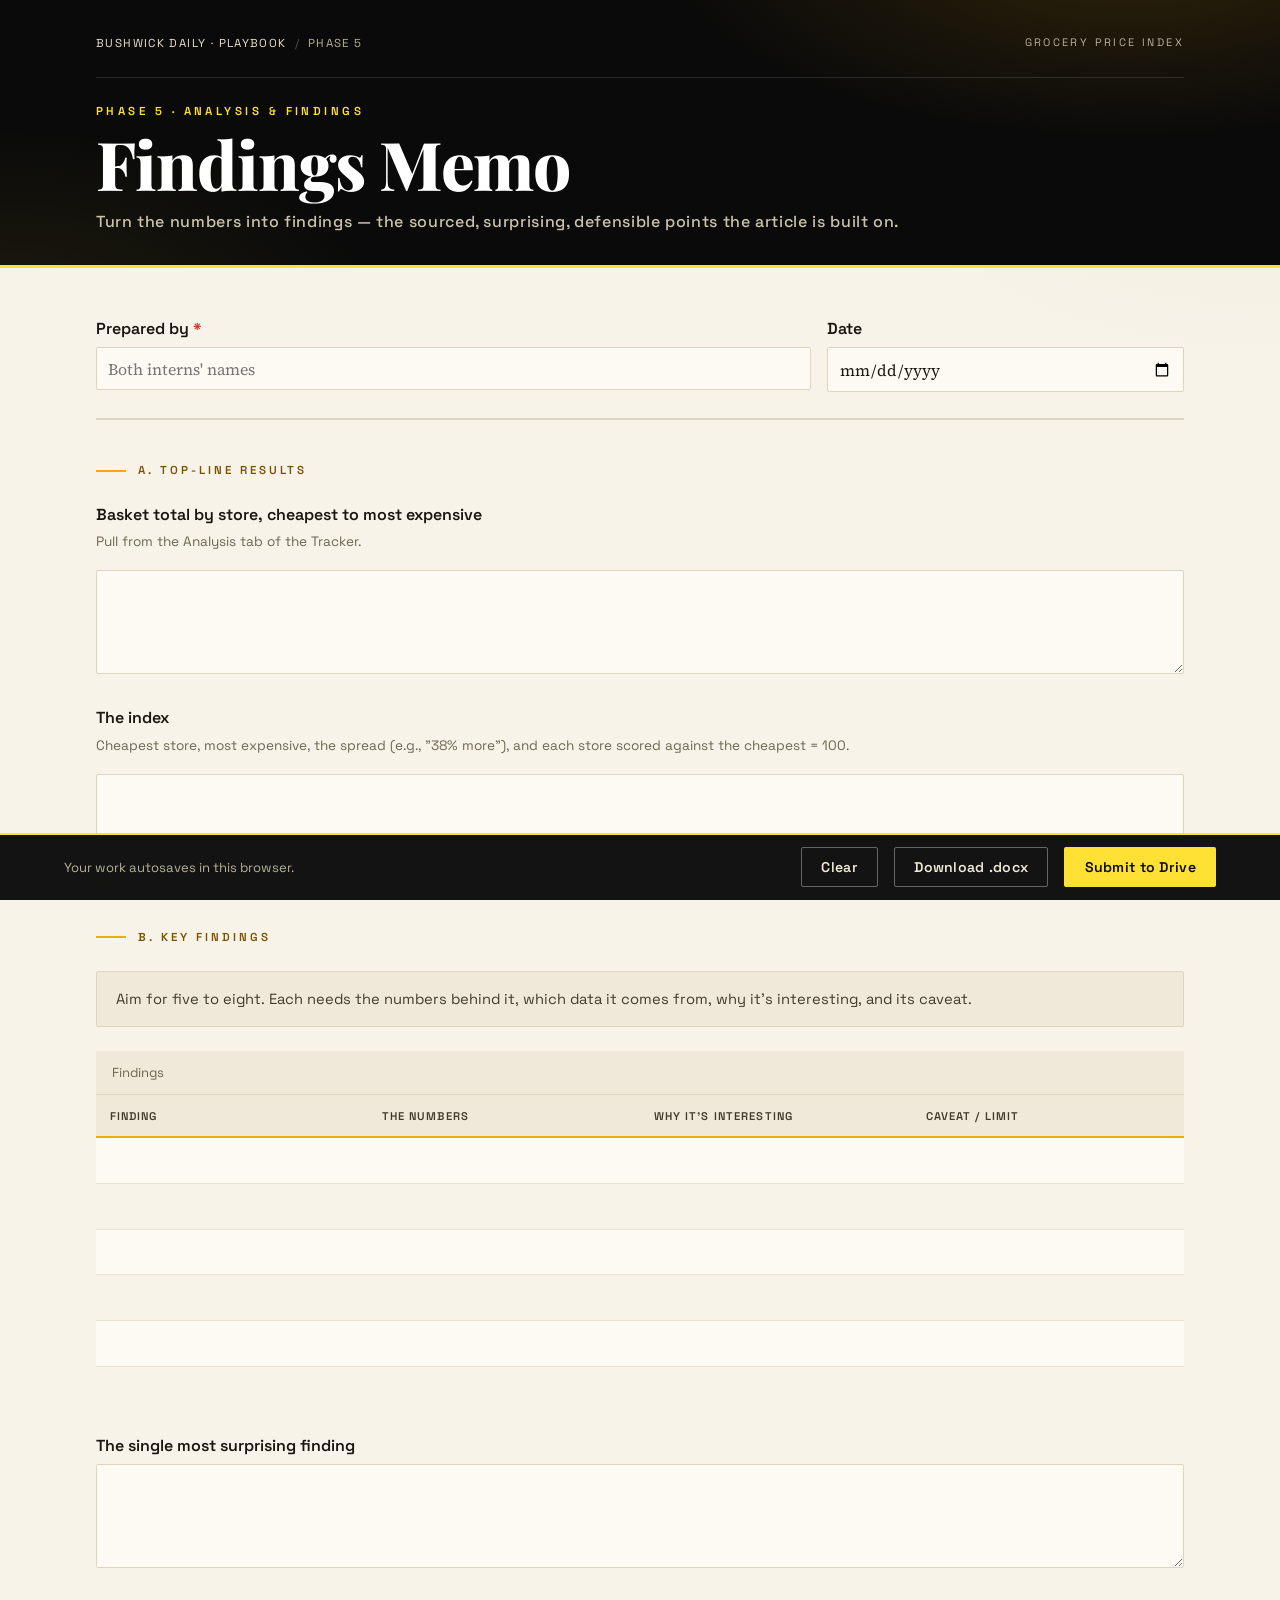
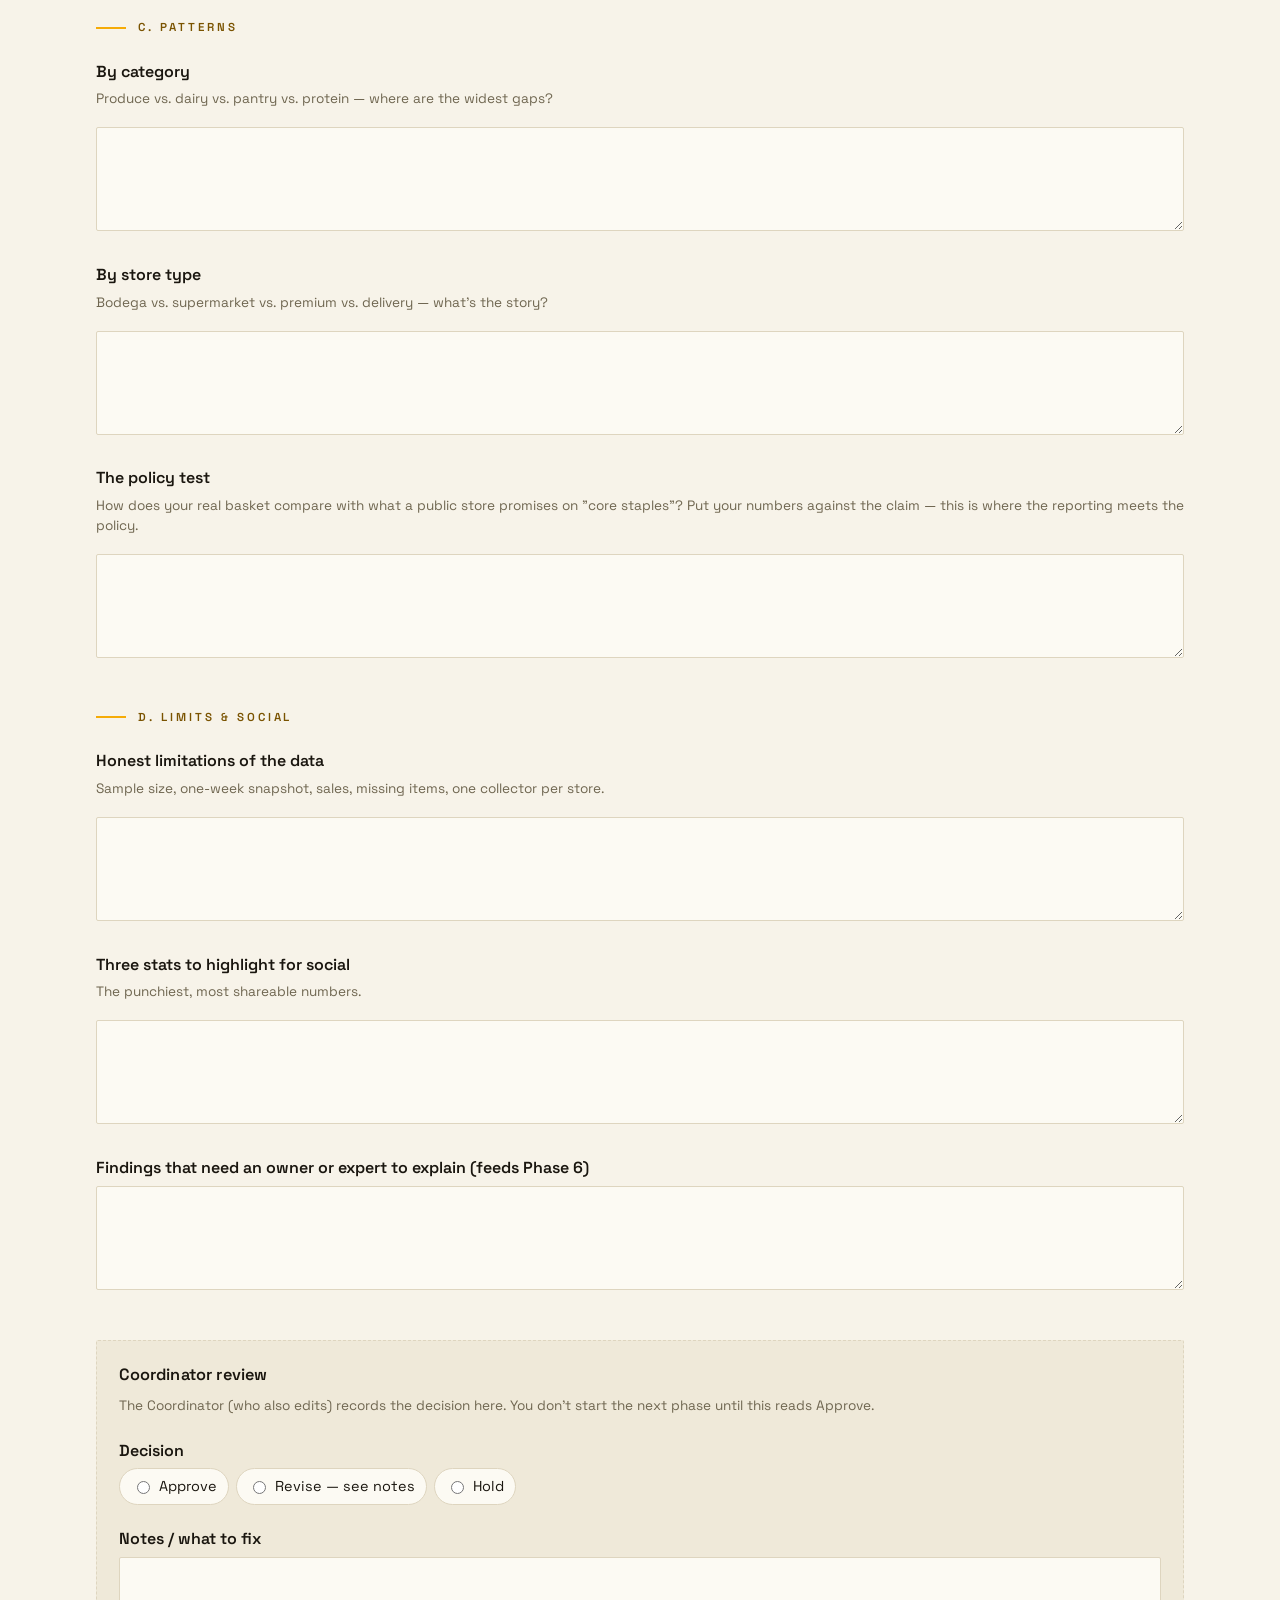
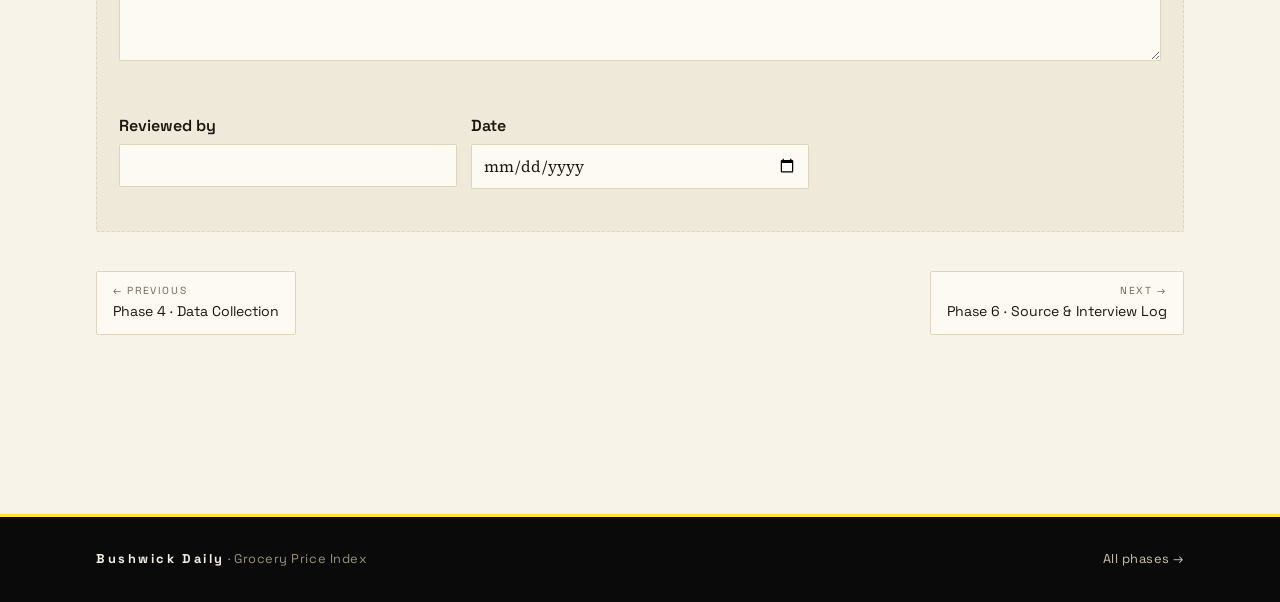
<file: phases/phase-5-findings-memo.html>
<!doctype html>
<html lang="en">
<head>
<meta charset="utf-8">
<meta name="viewport" content="width=device-width, initial-scale=1">
<title>Phase 5 · Findings Memo — Bushwick Daily Grocery Price Index</title>
<link rel="preconnect" href="https://fonts.googleapis.com">
<link rel="preconnect" href="https://fonts.gstatic.com" crossorigin>
<link href="https://fonts.googleapis.com/css2?family=Playfair+Display:ital,wght@0,600;0,700;0,800;1,600;1,700&family=Source+Serif+4:ital,opsz,wght@0,8..60,400;0,8..60,500;0,8..60,600;1,8..60,400&family=Space+Grotesk:wght@400;500;600;700&display=swap" rel="stylesheet">
<link rel="stylesheet" href="../assets/css/bd.css">
</head>
<body>

<header class="masthead">
  <div class="masthead__inner">
    <div class="masthead__top">
      <p class="crumbs"><a href="../index.html">Bushwick Daily · Playbook</a><span class="sep">/</span>Phase 5</p>
      <p class="masthead__meta">Grocery Price Index</p>
    </div>
    <span class="kicker">Phase 5 · Analysis &amp; Findings</span>
    <h1>Findings Memo</h1>
    <p class="masthead__dek">Turn the numbers into findings — the sourced, surprising, defensible points the article is built on.</p>
  </div>
</header>

<main class="doc">
  <form class="doc__body wide" data-worksheet data-slug="phase-5-findings-memo" data-phase="5" data-deliverable="Findings Memo" data-folder="05_Analysis_and_Findings">

    <div class="wsmeta">
      <div class="field" data-field data-label="Prepared by"><span class="field__label">Prepared by <span class="req" title="required to submit">*</span></span><input type="text" name="prepared_by" placeholder="Both interns&#x27; names" value="" data-preparedby></div>
      <div class="field" data-field data-label="Date"><span class="field__label">Date</span><input type="date" name="date"></div>
    </div>

    <section class="ws-section" data-heading="A. Top-line results"><p class="eyebrow">A. Top-line results</p><div class="field" data-field data-label="Basket total by store, cheapest to most expensive"><span class="field__label">Basket total by store, cheapest to most expensive</span><p class="field__help">Pull from the Analysis tab of the Tracker.</p><textarea class="" name="basket_totals"></textarea></div><div class="field" data-field data-label="The index"><span class="field__label">The index</span><p class="field__help">Cheapest store, most expensive, the spread (e.g., "38% more"), and each store scored against the cheapest = 100.</p><textarea class="" name="the_index"></textarea></div></section><section class="ws-section" data-heading="B. Key findings"><p class="eyebrow">B. Key findings</p><div class="note">Aim for five to eight. Each needs the numbers behind it, which data it comes from, why it's interesting, and its caveat.</div><table class="grid editable" data-table data-caption="Findings"><caption>Findings</caption><thead><tr><th>Finding</th><th>The numbers</th><th>Why it's interesting</th><th>Caveat / limit</th></tr></thead><tbody><tr><td><input class="cell-input" type="text" name="findings__r0__finding" value="" placeholder=""></td><td><input class="cell-input" type="text" name="findings__r0__numbers" value="" placeholder=""></td><td><input class="cell-input" type="text" name="findings__r0__why" value="" placeholder=""></td><td><input class="cell-input" type="text" name="findings__r0__caveat" value="" placeholder=""></td></tr><tr><td><input class="cell-input" type="text" name="findings__r1__finding" value="" placeholder=""></td><td><input class="cell-input" type="text" name="findings__r1__numbers" value="" placeholder=""></td><td><input class="cell-input" type="text" name="findings__r1__why" value="" placeholder=""></td><td><input class="cell-input" type="text" name="findings__r1__caveat" value="" placeholder=""></td></tr><tr><td><input class="cell-input" type="text" name="findings__r2__finding" value="" placeholder=""></td><td><input class="cell-input" type="text" name="findings__r2__numbers" value="" placeholder=""></td><td><input class="cell-input" type="text" name="findings__r2__why" value="" placeholder=""></td><td><input class="cell-input" type="text" name="findings__r2__caveat" value="" placeholder=""></td></tr><tr><td><input class="cell-input" type="text" name="findings__r3__finding" value="" placeholder=""></td><td><input class="cell-input" type="text" name="findings__r3__numbers" value="" placeholder=""></td><td><input class="cell-input" type="text" name="findings__r3__why" value="" placeholder=""></td><td><input class="cell-input" type="text" name="findings__r3__caveat" value="" placeholder=""></td></tr><tr><td><input class="cell-input" type="text" name="findings__r4__finding" value="" placeholder=""></td><td><input class="cell-input" type="text" name="findings__r4__numbers" value="" placeholder=""></td><td><input class="cell-input" type="text" name="findings__r4__why" value="" placeholder=""></td><td><input class="cell-input" type="text" name="findings__r4__caveat" value="" placeholder=""></td></tr><tr><td><input class="cell-input" type="text" name="findings__r5__finding" value="" placeholder=""></td><td><input class="cell-input" type="text" name="findings__r5__numbers" value="" placeholder=""></td><td><input class="cell-input" type="text" name="findings__r5__why" value="" placeholder=""></td><td><input class="cell-input" type="text" name="findings__r5__caveat" value="" placeholder=""></td></tr></tbody></table><div class="field" data-field data-label="The single most surprising finding"><span class="field__label">The single most surprising finding</span><textarea class="" name="most_surprising"></textarea></div></section><section class="ws-section" data-heading="C. Patterns"><p class="eyebrow">C. Patterns</p><div class="field" data-field data-label="By category"><span class="field__label">By category</span><p class="field__help">Produce vs. dairy vs. pantry vs. protein — where are the widest gaps?</p><textarea class="" name="by_category"></textarea></div><div class="field" data-field data-label="By store type"><span class="field__label">By store type</span><p class="field__help">Bodega vs. supermarket vs. premium vs. delivery — what's the story?</p><textarea class="" name="by_type"></textarea></div><div class="field" data-field data-label="The policy test"><span class="field__label">The policy test</span><p class="field__help">How does your real basket compare with what a public store promises on "core staples"? Put your numbers against the claim — this is where the reporting meets the policy.</p><textarea class="" name="policy_test"></textarea></div></section><section class="ws-section" data-heading="D. Limits &amp;amp; social"><p class="eyebrow">D. Limits &amp; social</p><div class="field" data-field data-label="Honest limitations of the data"><span class="field__label">Honest limitations of the data</span><p class="field__help">Sample size, one-week snapshot, sales, missing items, one collector per store.</p><textarea class="" name="limits"></textarea></div><div class="field" data-field data-label="Three stats to highlight for social"><span class="field__label">Three stats to highlight for social</span><p class="field__help">The punchiest, most shareable numbers.</p><textarea class="" name="social_stats"></textarea></div><div class="field" data-field data-label="Findings that need an owner or expert to explain (feeds Phase 6)"><span class="field__label">Findings that need an owner or expert to explain (feeds Phase 6)</span><textarea class="" name="needs_expert"></textarea></div></section>

    <section class="ws-section" data-heading="Coordinator review"><div class="signoff"><h3>Coordinator review</h3><p class="field__help">The Coordinator (who also edits) records the decision here. You don't start the next phase until this reads Approve.</p><div class="field" data-field data-label="Decision"><span class="field__label">Decision</span><div class="opts"><label><input type="radio" name="signoff_decision" value="Approve" data-optlabel="Approve"> Approve</label><label><input type="radio" name="signoff_decision" value="Revise — see notes" data-optlabel="Revise — see notes"> Revise — see notes</label><label><input type="radio" name="signoff_decision" value="Hold" data-optlabel="Hold"> Hold</label></div></div><div class="field" data-field data-label="Notes / what to fix"><span class="field__label">Notes / what to fix</span><textarea class="" name="signoff_notes"></textarea></div><div class="signoff__grid"><div class="field" data-field data-label="Reviewed by"><span class="field__label">Reviewed by</span><input type="text" name="signoff_by" value=""></div><div class="field" data-field data-label="Date"><span class="field__label">Date</span><input type="date" name="signoff_date"></div></div></div></section>

    <div class="pager">
      <a href="phase-4-data-collection.html"><small>← Previous</small>Phase 4 · Data Collection</a>
      <a href="phase-6-source-and-interview-log.html" style="text-align:right"><small>Next →</small>Phase 6 · Source & Interview Log</a>
    </div>
  </form>
</main>

<div class="submitbar">
  <div class="submitbar__inner">
    <span class="submitbar__status" data-status>Your work autosaves in this browser.</span>
    <button type="button" class="btn btn--ghost" data-action="clear">Clear</button>
    <button type="button" class="btn btn--ghost" data-action="download">Download&nbsp;.docx</button>
    <button type="button" class="btn btn--primary" data-action="submit">Submit to Drive</button>
  </div>
</div>
<div class="toast" data-toast role="status" aria-live="polite"></div>

<footer class="foot">
  <div class="foot__inner">
    <span><b>Bushwick&nbsp;Daily</b> · Grocery Price Index</span>
    <span><a href="../index.html">All phases →</a></span>
  </div>
</footer>

<script src="../assets/js/config.js"></script>
<script src="../assets/js/worksheet.js"></script>
</body>
</html>
</file>
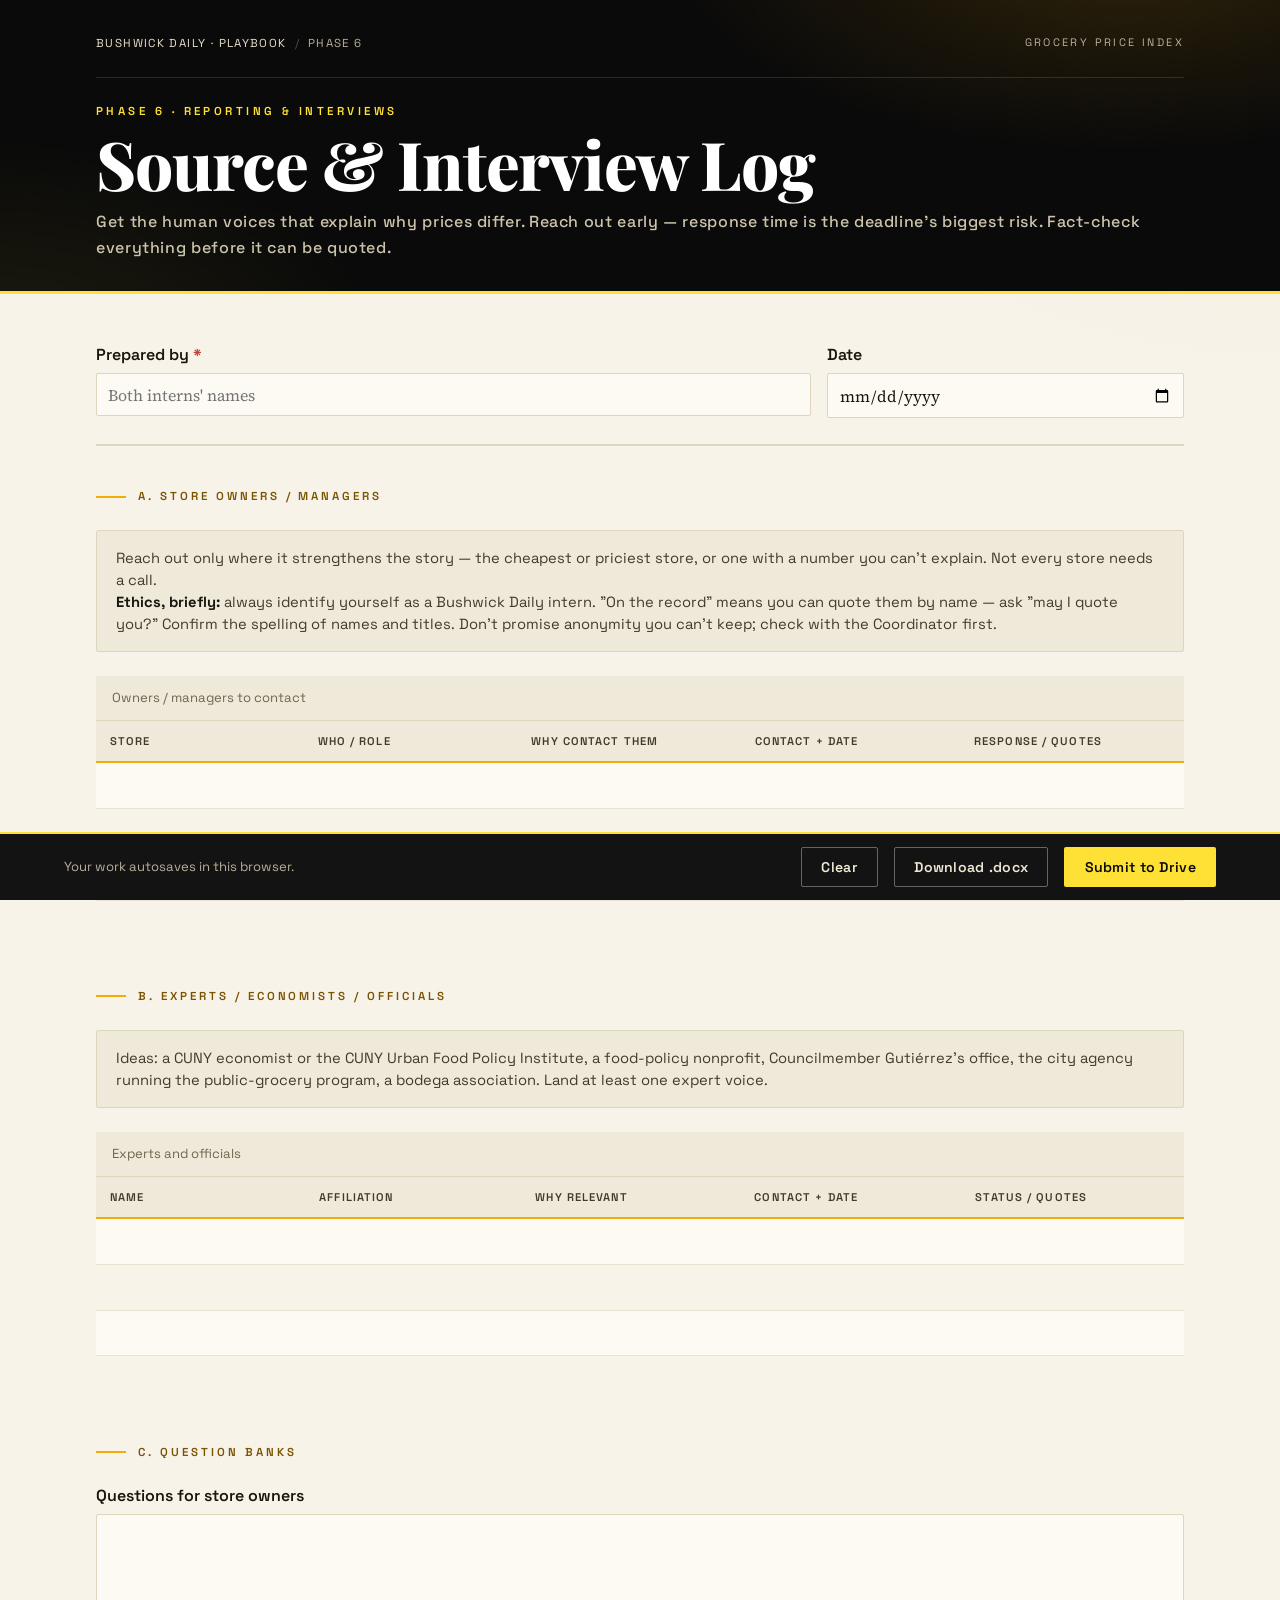
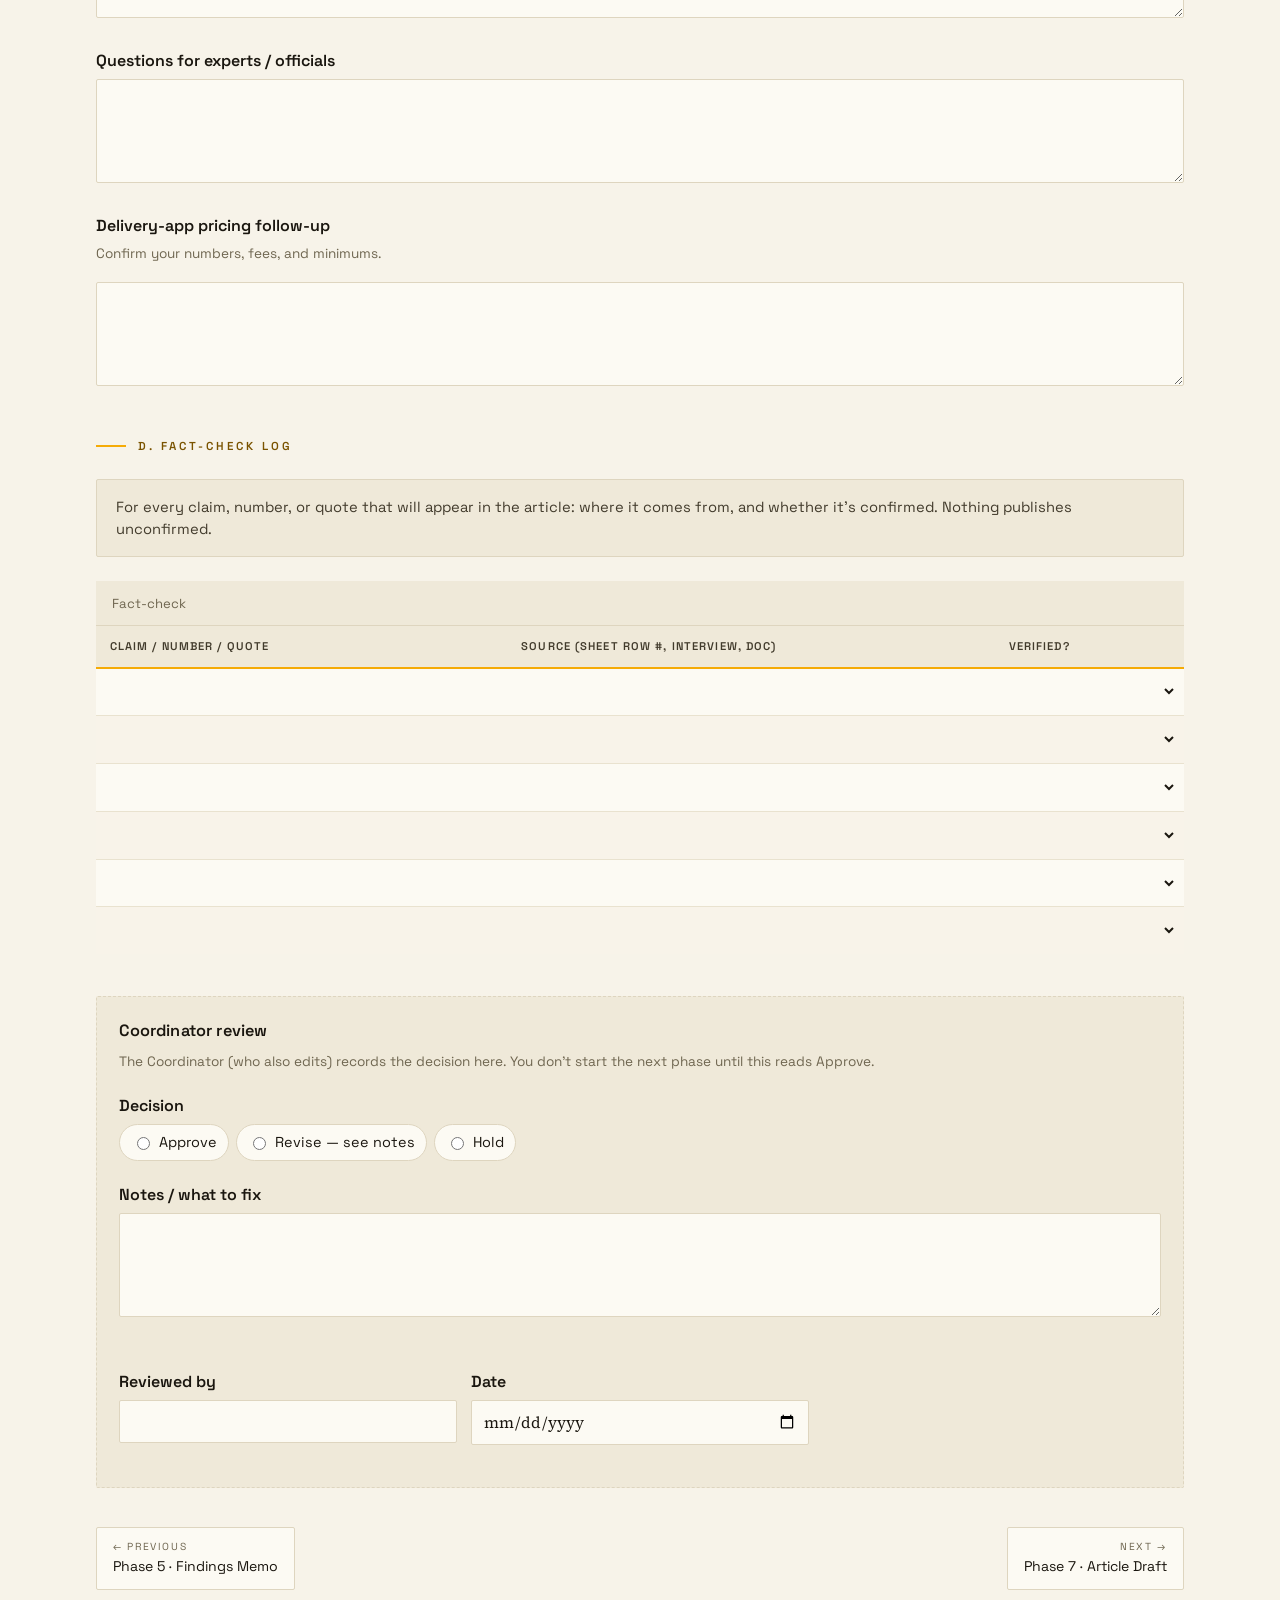
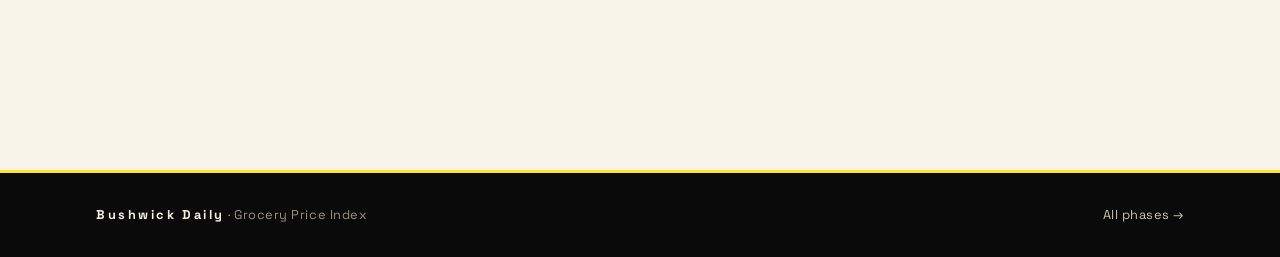
<file: phases/phase-6-source-and-interview-log.html>
<!doctype html>
<html lang="en">
<head>
<meta charset="utf-8">
<meta name="viewport" content="width=device-width, initial-scale=1">
<title>Phase 6 · Source &amp; Interview Log — Bushwick Daily Grocery Price Index</title>
<link rel="preconnect" href="https://fonts.googleapis.com">
<link rel="preconnect" href="https://fonts.gstatic.com" crossorigin>
<link href="https://fonts.googleapis.com/css2?family=Playfair+Display:ital,wght@0,600;0,700;0,800;1,600;1,700&family=Source+Serif+4:ital,opsz,wght@0,8..60,400;0,8..60,500;0,8..60,600;1,8..60,400&family=Space+Grotesk:wght@400;500;600;700&display=swap" rel="stylesheet">
<link rel="stylesheet" href="../assets/css/bd.css">
</head>
<body>

<header class="masthead">
  <div class="masthead__inner">
    <div class="masthead__top">
      <p class="crumbs"><a href="../index.html">Bushwick Daily · Playbook</a><span class="sep">/</span>Phase 6</p>
      <p class="masthead__meta">Grocery Price Index</p>
    </div>
    <span class="kicker">Phase 6 · Reporting &amp; Interviews</span>
    <h1>Source &amp; Interview Log</h1>
    <p class="masthead__dek">Get the human voices that explain why prices differ. Reach out early — response time is the deadline's biggest risk. Fact-check everything before it can be quoted.</p>
  </div>
</header>

<main class="doc">
  <form class="doc__body wide" data-worksheet data-slug="phase-6-source-and-interview-log" data-phase="6" data-deliverable="Source &amp; Interview Log" data-folder="06_Reporting_and_Interviews">

    <div class="wsmeta">
      <div class="field" data-field data-label="Prepared by"><span class="field__label">Prepared by <span class="req" title="required to submit">*</span></span><input type="text" name="prepared_by" placeholder="Both interns&#x27; names" value="" data-preparedby></div>
      <div class="field" data-field data-label="Date"><span class="field__label">Date</span><input type="date" name="date"></div>
    </div>

    <section class="ws-section" data-heading="A. Store owners / managers"><p class="eyebrow">A. Store owners / managers</p><div class="note">Reach out only where it strengthens the story — the cheapest or priciest store, or one with a number you can't explain. Not every store needs a call.<br><strong>Ethics, briefly:</strong> always identify yourself as a Bushwick Daily intern. "On the record" means you can quote them by name — ask "may I quote you?" Confirm the spelling of names and titles. Don't promise anonymity you can't keep; check with the Coordinator first.</div><table class="grid editable" data-table data-caption="Owners / managers to contact"><caption>Owners / managers to contact</caption><thead><tr><th>Store</th><th>Who / role</th><th>Why contact them</th><th>Contact + date</th><th>Response / quotes</th></tr></thead><tbody><tr><td><input class="cell-input" type="text" name="owners__r0__store" value="" placeholder=""></td><td><input class="cell-input" type="text" name="owners__r0__who" value="" placeholder=""></td><td><input class="cell-input" type="text" name="owners__r0__why" value="" placeholder=""></td><td><input class="cell-input" type="text" name="owners__r0__contact" value="" placeholder=""></td><td><input class="cell-input" type="text" name="owners__r0__quotes" value="" placeholder=""></td></tr><tr><td><input class="cell-input" type="text" name="owners__r1__store" value="" placeholder=""></td><td><input class="cell-input" type="text" name="owners__r1__who" value="" placeholder=""></td><td><input class="cell-input" type="text" name="owners__r1__why" value="" placeholder=""></td><td><input class="cell-input" type="text" name="owners__r1__contact" value="" placeholder=""></td><td><input class="cell-input" type="text" name="owners__r1__quotes" value="" placeholder=""></td></tr><tr><td><input class="cell-input" type="text" name="owners__r2__store" value="" placeholder=""></td><td><input class="cell-input" type="text" name="owners__r2__who" value="" placeholder=""></td><td><input class="cell-input" type="text" name="owners__r2__why" value="" placeholder=""></td><td><input class="cell-input" type="text" name="owners__r2__contact" value="" placeholder=""></td><td><input class="cell-input" type="text" name="owners__r2__quotes" value="" placeholder=""></td></tr><tr><td><input class="cell-input" type="text" name="owners__r3__store" value="" placeholder=""></td><td><input class="cell-input" type="text" name="owners__r3__who" value="" placeholder=""></td><td><input class="cell-input" type="text" name="owners__r3__why" value="" placeholder=""></td><td><input class="cell-input" type="text" name="owners__r3__contact" value="" placeholder=""></td><td><input class="cell-input" type="text" name="owners__r3__quotes" value="" placeholder=""></td></tr></tbody></table></section><section class="ws-section" data-heading="B. Experts / economists / officials"><p class="eyebrow">B. Experts / economists / officials</p><div class="note">Ideas: a CUNY economist or the CUNY Urban Food Policy Institute, a food-policy nonprofit, Councilmember Gutiérrez's office, the city agency running the public-grocery program, a bodega association. Land at least one expert voice.</div><table class="grid editable" data-table data-caption="Experts and officials"><caption>Experts and officials</caption><thead><tr><th>Name</th><th>Affiliation</th><th>Why relevant</th><th>Contact + date</th><th>Status / quotes</th></tr></thead><tbody><tr><td><input class="cell-input" type="text" name="experts__r0__name" value="" placeholder=""></td><td><input class="cell-input" type="text" name="experts__r0__aff" value="" placeholder=""></td><td><input class="cell-input" type="text" name="experts__r0__why" value="" placeholder=""></td><td><input class="cell-input" type="text" name="experts__r0__contact" value="" placeholder=""></td><td><input class="cell-input" type="text" name="experts__r0__quotes" value="" placeholder=""></td></tr><tr><td><input class="cell-input" type="text" name="experts__r1__name" value="" placeholder=""></td><td><input class="cell-input" type="text" name="experts__r1__aff" value="" placeholder=""></td><td><input class="cell-input" type="text" name="experts__r1__why" value="" placeholder=""></td><td><input class="cell-input" type="text" name="experts__r1__contact" value="" placeholder=""></td><td><input class="cell-input" type="text" name="experts__r1__quotes" value="" placeholder=""></td></tr><tr><td><input class="cell-input" type="text" name="experts__r2__name" value="" placeholder=""></td><td><input class="cell-input" type="text" name="experts__r2__aff" value="" placeholder=""></td><td><input class="cell-input" type="text" name="experts__r2__why" value="" placeholder=""></td><td><input class="cell-input" type="text" name="experts__r2__contact" value="" placeholder=""></td><td><input class="cell-input" type="text" name="experts__r2__quotes" value="" placeholder=""></td></tr><tr><td><input class="cell-input" type="text" name="experts__r3__name" value="" placeholder=""></td><td><input class="cell-input" type="text" name="experts__r3__aff" value="" placeholder=""></td><td><input class="cell-input" type="text" name="experts__r3__why" value="" placeholder=""></td><td><input class="cell-input" type="text" name="experts__r3__contact" value="" placeholder=""></td><td><input class="cell-input" type="text" name="experts__r3__quotes" value="" placeholder=""></td></tr></tbody></table></section><section class="ws-section" data-heading="C. Question banks"><p class="eyebrow">C. Question banks</p><div class="field" data-field data-label="Questions for store owners"><span class="field__label">Questions for store owners</span><textarea class="" name="q_owners"></textarea></div><div class="field" data-field data-label="Questions for experts / officials"><span class="field__label">Questions for experts / officials</span><textarea class="" name="q_experts"></textarea></div><div class="field" data-field data-label="Delivery-app pricing follow-up"><span class="field__label">Delivery-app pricing follow-up</span><p class="field__help">Confirm your numbers, fees, and minimums.</p><textarea class="" name="q_delivery"></textarea></div></section><section class="ws-section" data-heading="D. Fact-check log"><p class="eyebrow">D. Fact-check log</p><div class="note">For every claim, number, or quote that will appear in the article: where it comes from, and whether it's confirmed. Nothing publishes unconfirmed.</div><table class="grid editable" data-table data-caption="Fact-check"><caption>Fact-check</caption><thead><tr><th>Claim / number / quote</th><th>Source (sheet row #, interview, doc)</th><th>Verified?</th></tr></thead><tbody><tr><td><input class="cell-input" type="text" name="factcheck__r0__claim" value="" placeholder=""></td><td><input class="cell-input" type="text" name="factcheck__r0__source" value="" placeholder=""></td><td><select class="cell-input" name="factcheck__r0__verified"><option></option><option>Yes</option><option>No</option><option>Pending</option></select></td></tr><tr><td><input class="cell-input" type="text" name="factcheck__r1__claim" value="" placeholder=""></td><td><input class="cell-input" type="text" name="factcheck__r1__source" value="" placeholder=""></td><td><select class="cell-input" name="factcheck__r1__verified"><option></option><option>Yes</option><option>No</option><option>Pending</option></select></td></tr><tr><td><input class="cell-input" type="text" name="factcheck__r2__claim" value="" placeholder=""></td><td><input class="cell-input" type="text" name="factcheck__r2__source" value="" placeholder=""></td><td><select class="cell-input" name="factcheck__r2__verified"><option></option><option>Yes</option><option>No</option><option>Pending</option></select></td></tr><tr><td><input class="cell-input" type="text" name="factcheck__r3__claim" value="" placeholder=""></td><td><input class="cell-input" type="text" name="factcheck__r3__source" value="" placeholder=""></td><td><select class="cell-input" name="factcheck__r3__verified"><option></option><option>Yes</option><option>No</option><option>Pending</option></select></td></tr><tr><td><input class="cell-input" type="text" name="factcheck__r4__claim" value="" placeholder=""></td><td><input class="cell-input" type="text" name="factcheck__r4__source" value="" placeholder=""></td><td><select class="cell-input" name="factcheck__r4__verified"><option></option><option>Yes</option><option>No</option><option>Pending</option></select></td></tr><tr><td><input class="cell-input" type="text" name="factcheck__r5__claim" value="" placeholder=""></td><td><input class="cell-input" type="text" name="factcheck__r5__source" value="" placeholder=""></td><td><select class="cell-input" name="factcheck__r5__verified"><option></option><option>Yes</option><option>No</option><option>Pending</option></select></td></tr></tbody></table></section>

    <section class="ws-section" data-heading="Coordinator review"><div class="signoff"><h3>Coordinator review</h3><p class="field__help">The Coordinator (who also edits) records the decision here. You don't start the next phase until this reads Approve.</p><div class="field" data-field data-label="Decision"><span class="field__label">Decision</span><div class="opts"><label><input type="radio" name="signoff_decision" value="Approve" data-optlabel="Approve"> Approve</label><label><input type="radio" name="signoff_decision" value="Revise — see notes" data-optlabel="Revise — see notes"> Revise — see notes</label><label><input type="radio" name="signoff_decision" value="Hold" data-optlabel="Hold"> Hold</label></div></div><div class="field" data-field data-label="Notes / what to fix"><span class="field__label">Notes / what to fix</span><textarea class="" name="signoff_notes"></textarea></div><div class="signoff__grid"><div class="field" data-field data-label="Reviewed by"><span class="field__label">Reviewed by</span><input type="text" name="signoff_by" value=""></div><div class="field" data-field data-label="Date"><span class="field__label">Date</span><input type="date" name="signoff_date"></div></div></div></section>

    <div class="pager">
      <a href="phase-5-findings-memo.html"><small>← Previous</small>Phase 5 · Findings Memo</a>
      <a href="phase-7-article-draft.html" style="text-align:right"><small>Next →</small>Phase 7 · Article Draft</a>
    </div>
  </form>
</main>

<div class="submitbar">
  <div class="submitbar__inner">
    <span class="submitbar__status" data-status>Your work autosaves in this browser.</span>
    <button type="button" class="btn btn--ghost" data-action="clear">Clear</button>
    <button type="button" class="btn btn--ghost" data-action="download">Download&nbsp;.docx</button>
    <button type="button" class="btn btn--primary" data-action="submit">Submit to Drive</button>
  </div>
</div>
<div class="toast" data-toast role="status" aria-live="polite"></div>

<footer class="foot">
  <div class="foot__inner">
    <span><b>Bushwick&nbsp;Daily</b> · Grocery Price Index</span>
    <span><a href="../index.html">All phases →</a></span>
  </div>
</footer>

<script src="../assets/js/config.js"></script>
<script src="../assets/js/worksheet.js"></script>
</body>
</html>
</file>
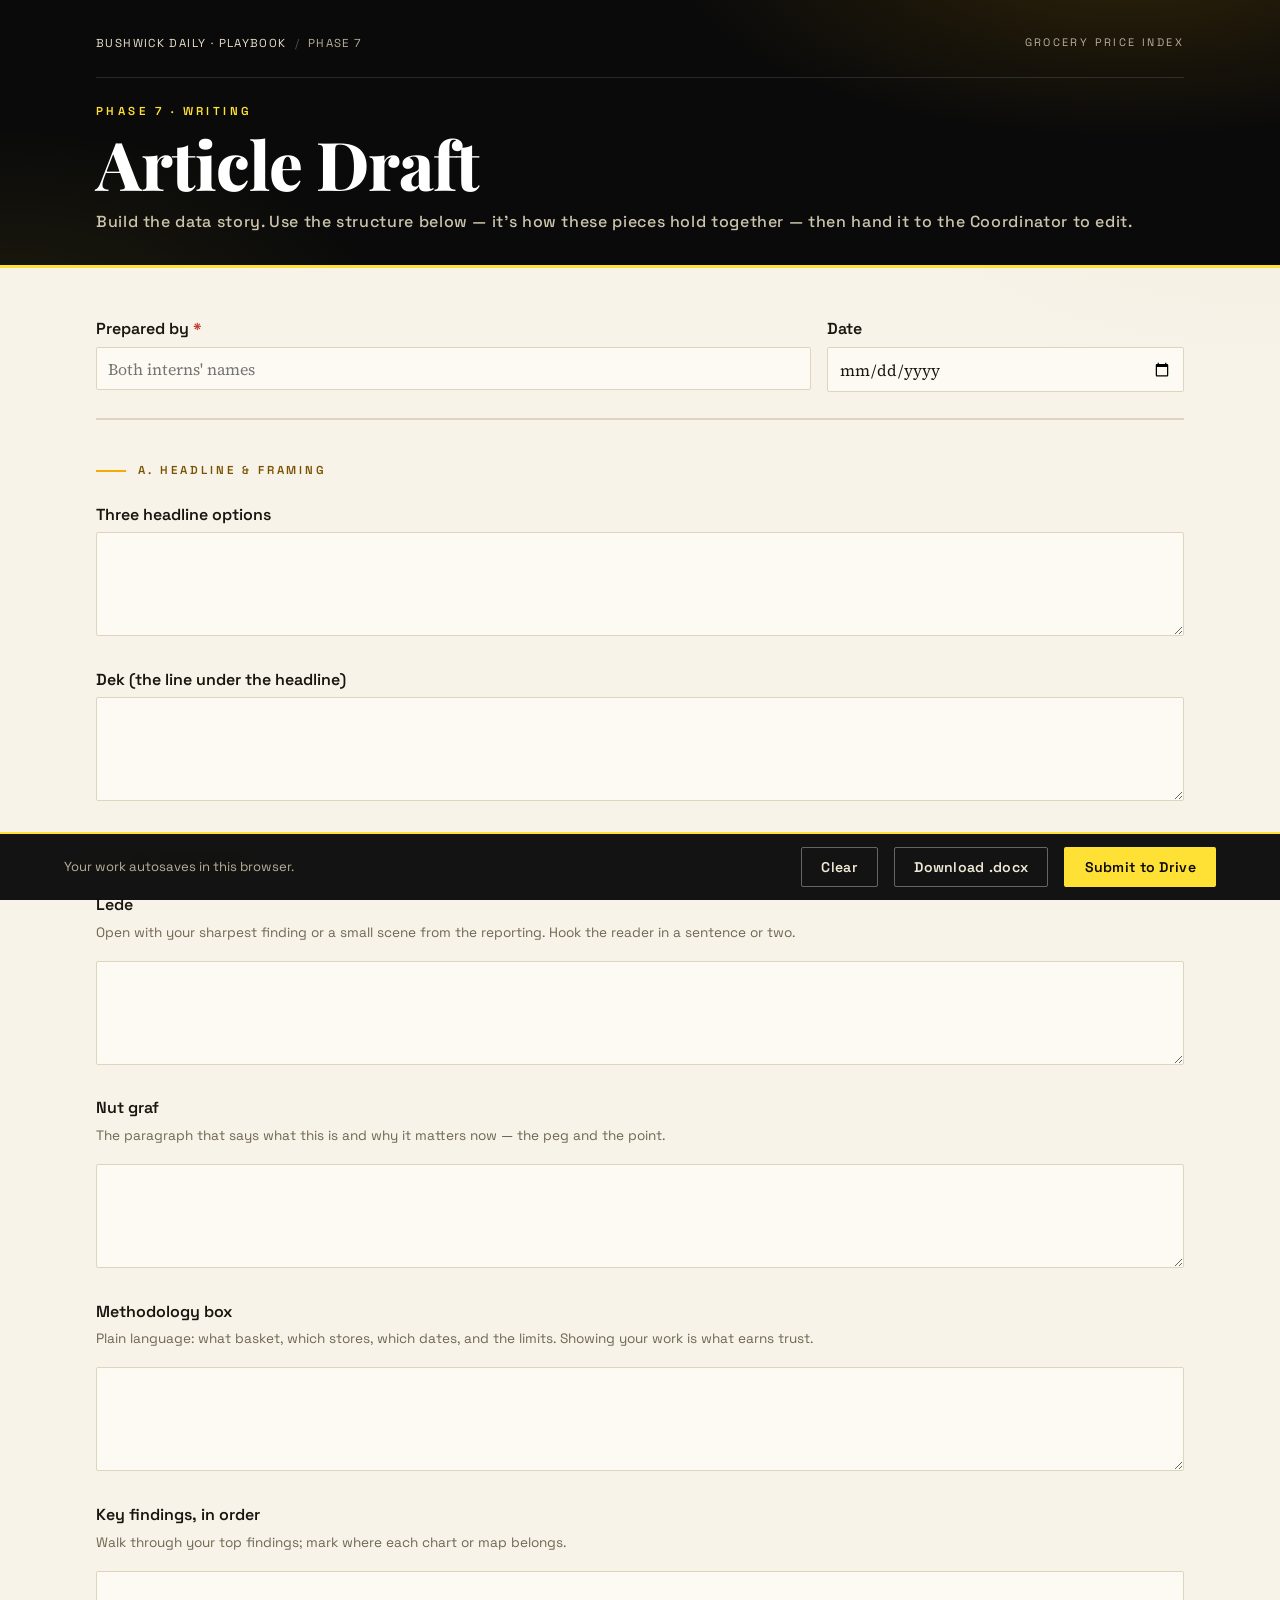
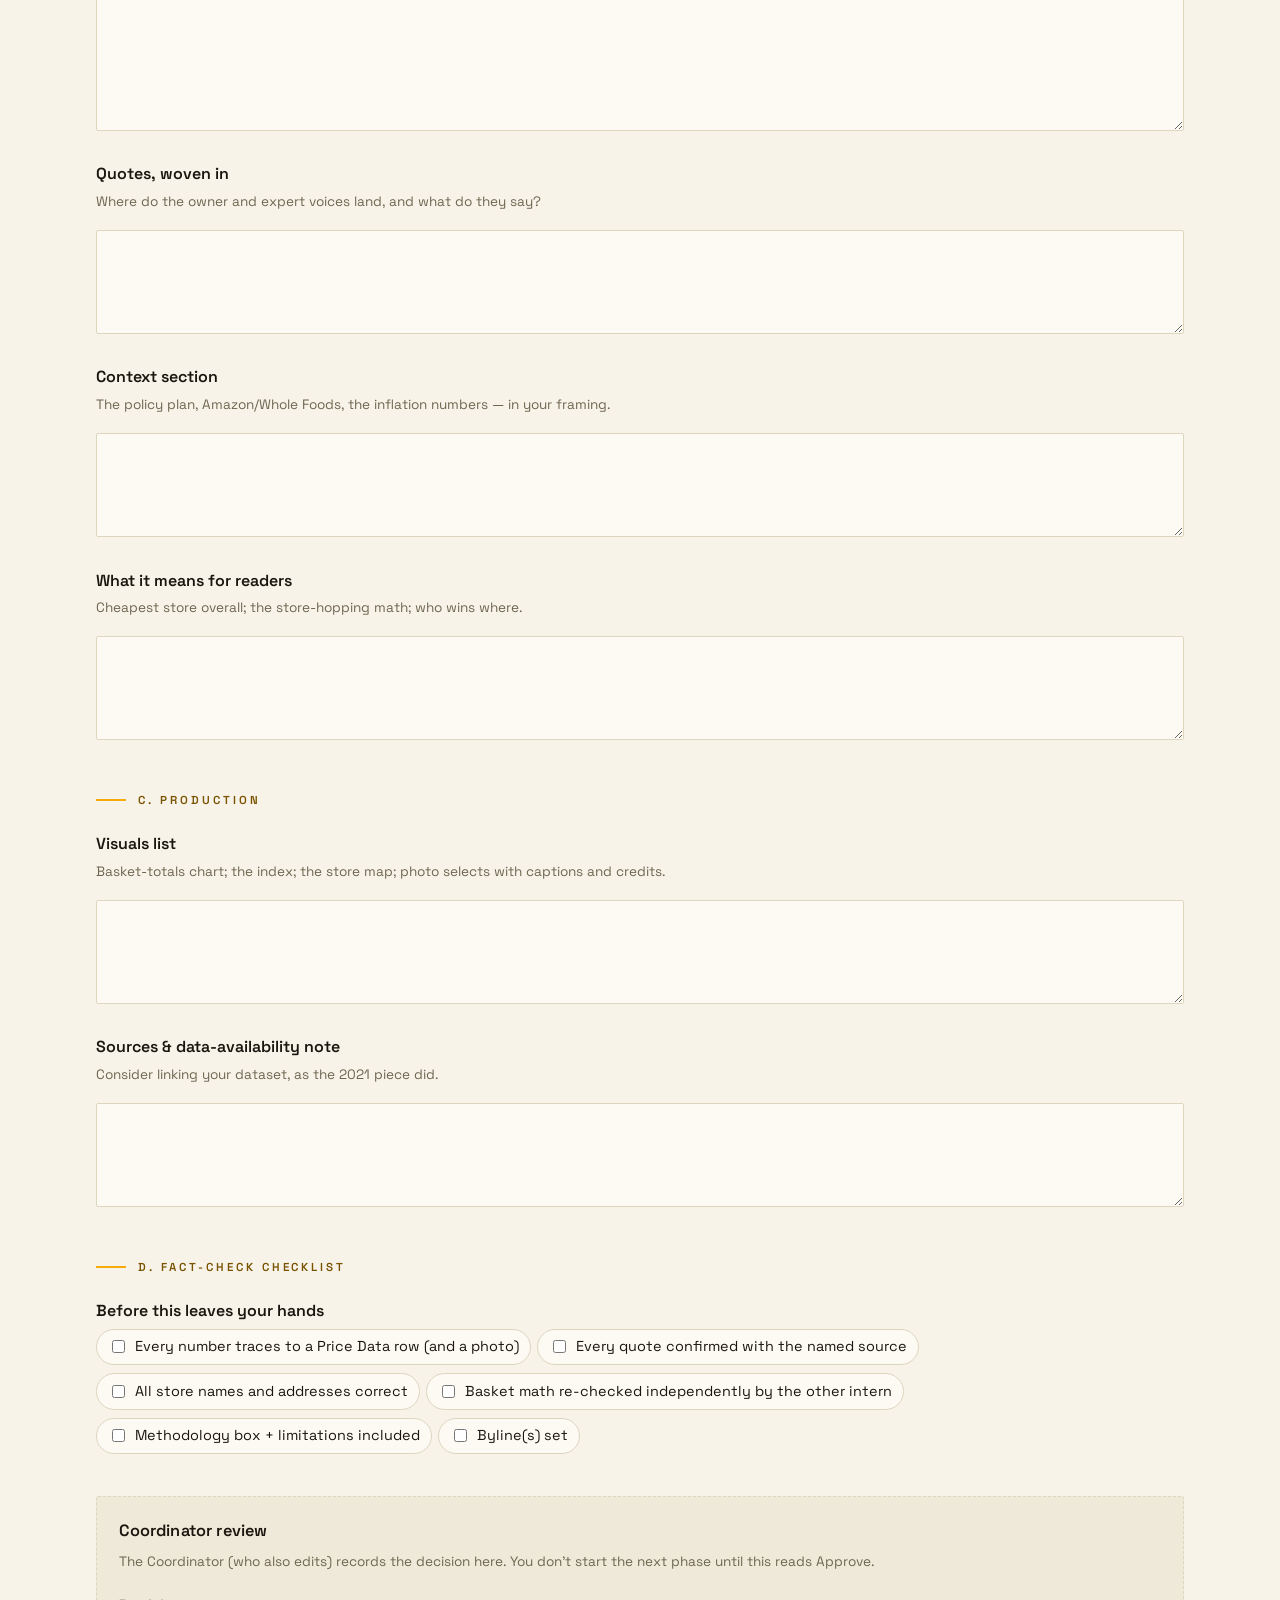
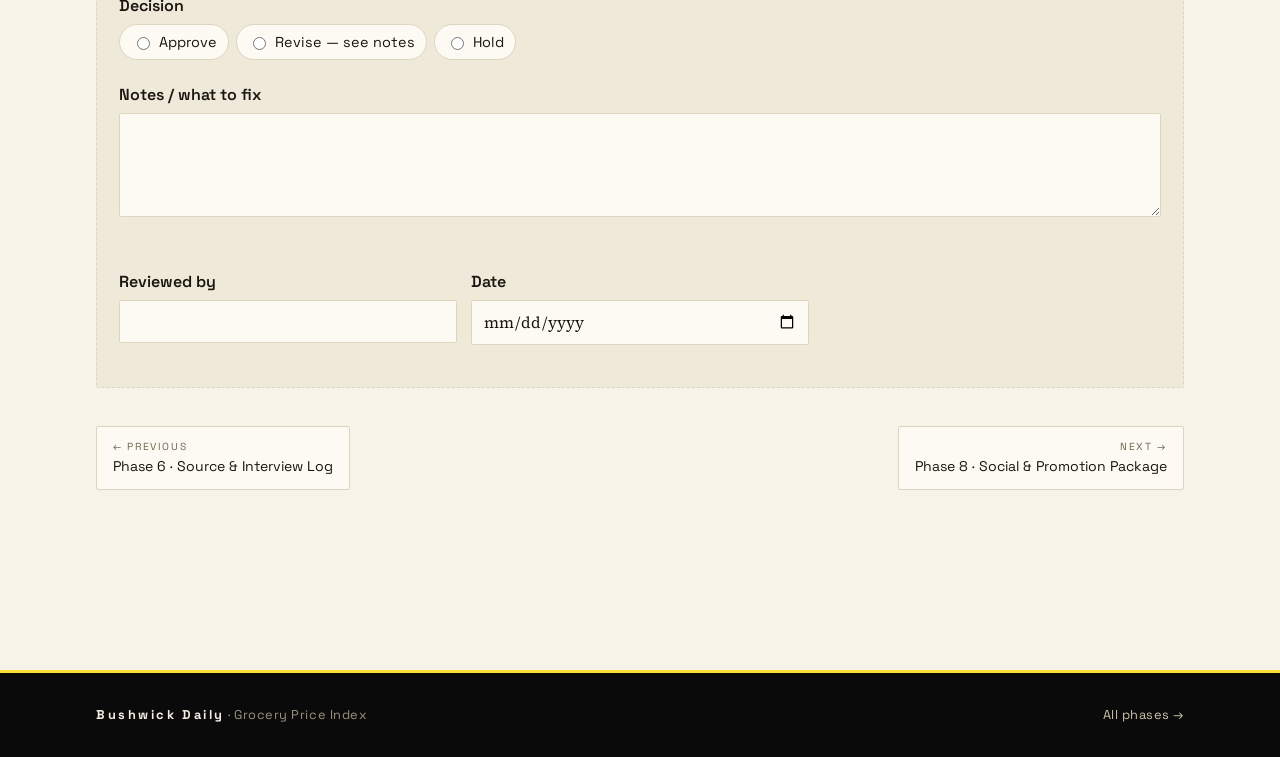
<file: phases/phase-7-article-draft.html>
<!doctype html>
<html lang="en">
<head>
<meta charset="utf-8">
<meta name="viewport" content="width=device-width, initial-scale=1">
<title>Phase 7 · Article Draft — Bushwick Daily Grocery Price Index</title>
<link rel="preconnect" href="https://fonts.googleapis.com">
<link rel="preconnect" href="https://fonts.gstatic.com" crossorigin>
<link href="https://fonts.googleapis.com/css2?family=Playfair+Display:ital,wght@0,600;0,700;0,800;1,600;1,700&family=Source+Serif+4:ital,opsz,wght@0,8..60,400;0,8..60,500;0,8..60,600;1,8..60,400&family=Space+Grotesk:wght@400;500;600;700&display=swap" rel="stylesheet">
<link rel="stylesheet" href="../assets/css/bd.css">
</head>
<body>

<header class="masthead">
  <div class="masthead__inner">
    <div class="masthead__top">
      <p class="crumbs"><a href="../index.html">Bushwick Daily · Playbook</a><span class="sep">/</span>Phase 7</p>
      <p class="masthead__meta">Grocery Price Index</p>
    </div>
    <span class="kicker">Phase 7 · Writing</span>
    <h1>Article Draft</h1>
    <p class="masthead__dek">Build the data story. Use the structure below — it's how these pieces hold together — then hand it to the Coordinator to edit.</p>
  </div>
</header>

<main class="doc">
  <form class="doc__body wide" data-worksheet data-slug="phase-7-article-draft" data-phase="7" data-deliverable="Article Draft" data-folder="07_Writing">

    <div class="wsmeta">
      <div class="field" data-field data-label="Prepared by"><span class="field__label">Prepared by <span class="req" title="required to submit">*</span></span><input type="text" name="prepared_by" placeholder="Both interns&#x27; names" value="" data-preparedby></div>
      <div class="field" data-field data-label="Date"><span class="field__label">Date</span><input type="date" name="date"></div>
    </div>

    <section class="ws-section" data-heading="A. Headline &amp;amp; framing"><p class="eyebrow">A. Headline &amp; framing</p><div class="field" data-field data-label="Three headline options"><span class="field__label">Three headline options</span><textarea class="" name="headlines"></textarea></div><div class="field" data-field data-label="Dek (the line under the headline)"><span class="field__label">Dek (the line under the headline)</span><textarea class="" name="dek"></textarea></div></section><section class="ws-section" data-heading="B. The story"><p class="eyebrow">B. The story</p><div class="field" data-field data-label="Lede"><span class="field__label">Lede</span><p class="field__help">Open with your sharpest finding or a small scene from the reporting. Hook the reader in a sentence or two.</p><textarea class="" name="lede"></textarea></div><div class="field" data-field data-label="Nut graf"><span class="field__label">Nut graf</span><p class="field__help">The paragraph that says what this is and why it matters now — the peg and the point.</p><textarea class="" name="nut_graf"></textarea></div><div class="field" data-field data-label="Methodology box"><span class="field__label">Methodology box</span><p class="field__help">Plain language: what basket, which stores, which dates, and the limits. Showing your work is what earns trust.</p><textarea class="" name="methodology_box"></textarea></div><div class="field" data-field data-label="Key findings, in order"><span class="field__label">Key findings, in order</span><p class="field__help">Walk through your top findings; mark where each chart or map belongs.</p><textarea class="tall" name="key_findings"></textarea></div><div class="field" data-field data-label="Quotes, woven in"><span class="field__label">Quotes, woven in</span><p class="field__help">Where do the owner and expert voices land, and what do they say?</p><textarea class="" name="quotes"></textarea></div><div class="field" data-field data-label="Context section"><span class="field__label">Context section</span><p class="field__help">The policy plan, Amazon/Whole Foods, the inflation numbers — in your framing.</p><textarea class="" name="context"></textarea></div><div class="field" data-field data-label="What it means for readers"><span class="field__label">What it means for readers</span><p class="field__help">Cheapest store overall; the store-hopping math; who wins where.</p><textarea class="" name="takeaway"></textarea></div></section><section class="ws-section" data-heading="C. Production"><p class="eyebrow">C. Production</p><div class="field" data-field data-label="Visuals list"><span class="field__label">Visuals list</span><p class="field__help">Basket-totals chart; the index; the store map; photo selects with captions and credits.</p><textarea class="" name="visuals"></textarea></div><div class="field" data-field data-label="Sources &amp;amp; data-availability note"><span class="field__label">Sources &amp; data-availability note</span><p class="field__help">Consider linking your dataset, as the 2021 piece did.</p><textarea class="" name="data_note"></textarea></div></section><section class="ws-section" data-heading="D. Fact-check checklist"><p class="eyebrow">D. Fact-check checklist</p><div class="field" data-field data-label="Before this leaves your hands"><span class="field__label">Before this leaves your hands</span><div class="opts"><label><input type="checkbox" name="fc_checklist" value="Every number traces to a Price Data row (and a photo)" data-optlabel="Every number traces to a Price Data row (and a photo)"> Every number traces to a Price Data row (and a photo)</label><label><input type="checkbox" name="fc_checklist" value="Every quote confirmed with the named source" data-optlabel="Every quote confirmed with the named source"> Every quote confirmed with the named source</label><label><input type="checkbox" name="fc_checklist" value="All store names and addresses correct" data-optlabel="All store names and addresses correct"> All store names and addresses correct</label><label><input type="checkbox" name="fc_checklist" value="Basket math re-checked independently by the other intern" data-optlabel="Basket math re-checked independently by the other intern"> Basket math re-checked independently by the other intern</label><label><input type="checkbox" name="fc_checklist" value="Methodology box + limitations included" data-optlabel="Methodology box + limitations included"> Methodology box + limitations included</label><label><input type="checkbox" name="fc_checklist" value="Byline(s) set" data-optlabel="Byline(s) set"> Byline(s) set</label></div></div></section>

    <section class="ws-section" data-heading="Coordinator review"><div class="signoff"><h3>Coordinator review</h3><p class="field__help">The Coordinator (who also edits) records the decision here. You don't start the next phase until this reads Approve.</p><div class="field" data-field data-label="Decision"><span class="field__label">Decision</span><div class="opts"><label><input type="radio" name="signoff_decision" value="Approve" data-optlabel="Approve"> Approve</label><label><input type="radio" name="signoff_decision" value="Revise — see notes" data-optlabel="Revise — see notes"> Revise — see notes</label><label><input type="radio" name="signoff_decision" value="Hold" data-optlabel="Hold"> Hold</label></div></div><div class="field" data-field data-label="Notes / what to fix"><span class="field__label">Notes / what to fix</span><textarea class="" name="signoff_notes"></textarea></div><div class="signoff__grid"><div class="field" data-field data-label="Reviewed by"><span class="field__label">Reviewed by</span><input type="text" name="signoff_by" value=""></div><div class="field" data-field data-label="Date"><span class="field__label">Date</span><input type="date" name="signoff_date"></div></div></div></section>

    <div class="pager">
      <a href="phase-6-source-and-interview-log.html"><small>← Previous</small>Phase 6 · Source & Interview Log</a>
      <a href="phase-8-social-and-promotion-package.html" style="text-align:right"><small>Next →</small>Phase 8 · Social & Promotion Package</a>
    </div>
  </form>
</main>

<div class="submitbar">
  <div class="submitbar__inner">
    <span class="submitbar__status" data-status>Your work autosaves in this browser.</span>
    <button type="button" class="btn btn--ghost" data-action="clear">Clear</button>
    <button type="button" class="btn btn--ghost" data-action="download">Download&nbsp;.docx</button>
    <button type="button" class="btn btn--primary" data-action="submit">Submit to Drive</button>
  </div>
</div>
<div class="toast" data-toast role="status" aria-live="polite"></div>

<footer class="foot">
  <div class="foot__inner">
    <span><b>Bushwick&nbsp;Daily</b> · Grocery Price Index</span>
    <span><a href="../index.html">All phases →</a></span>
  </div>
</footer>

<script src="../assets/js/config.js"></script>
<script src="../assets/js/worksheet.js"></script>
</body>
</html>
</file>
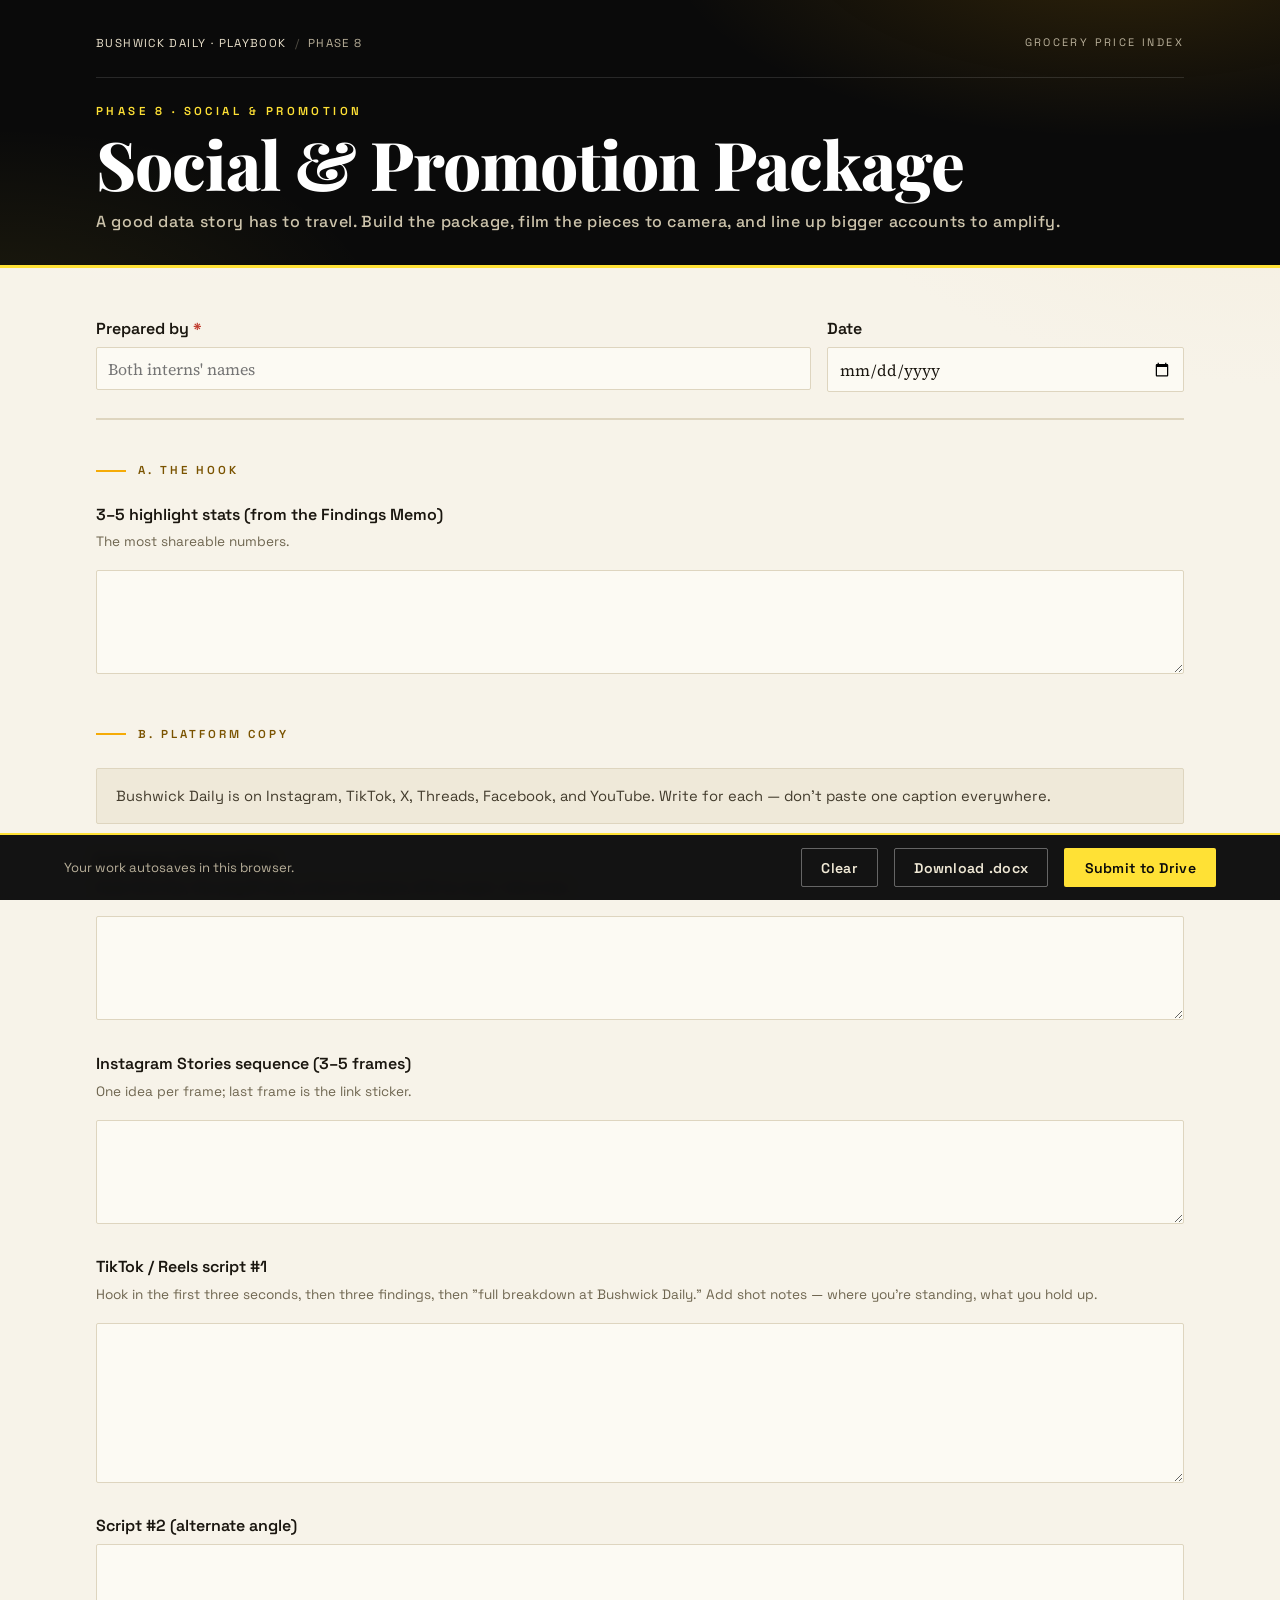
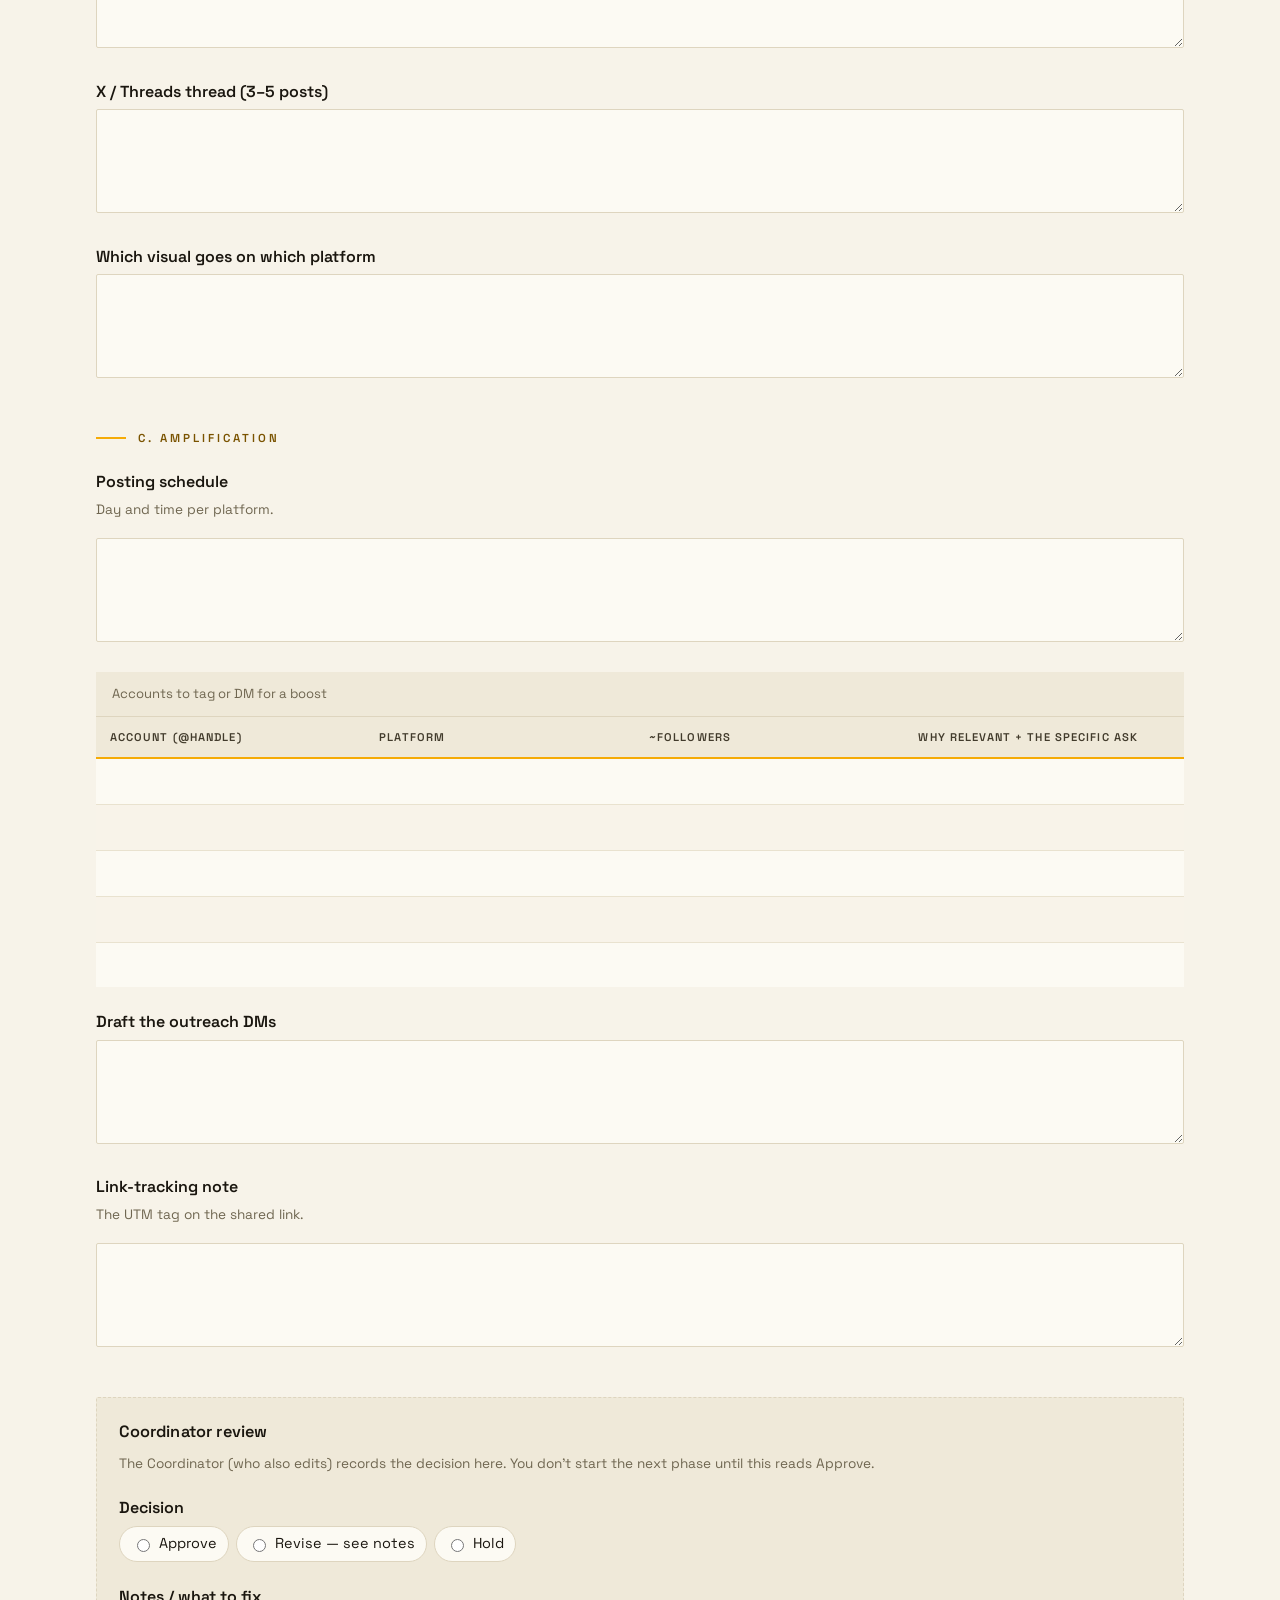
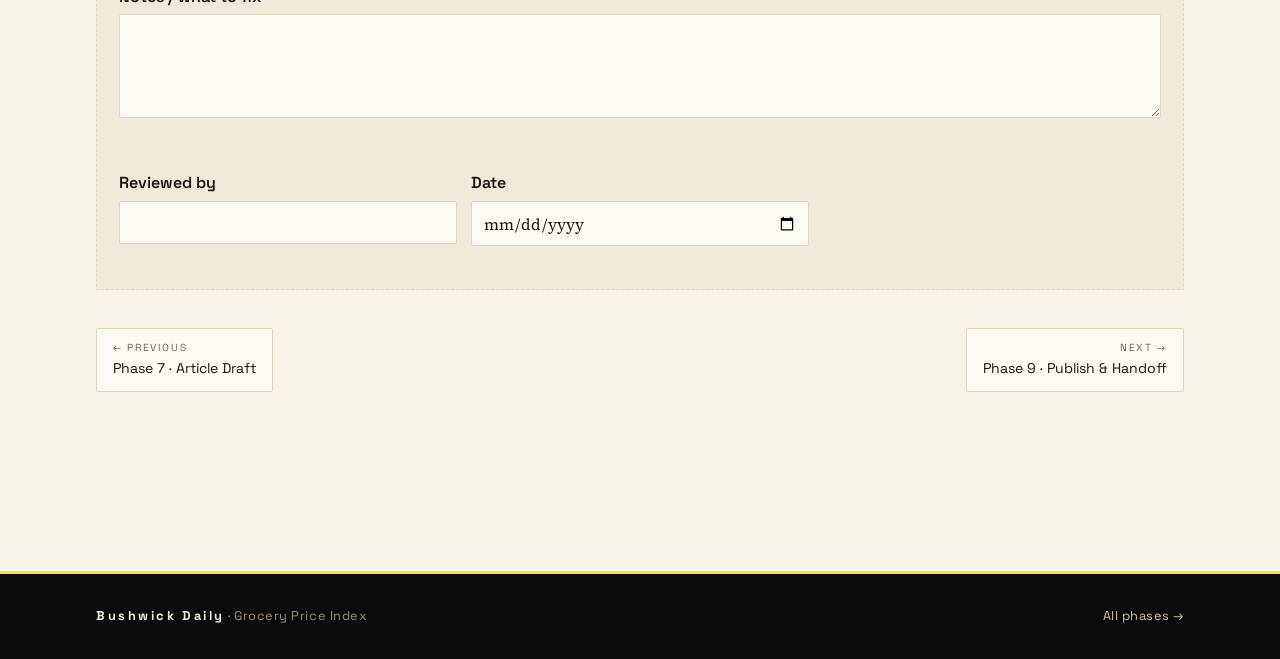
<file: phases/phase-8-social-and-promotion-package.html>
<!doctype html>
<html lang="en">
<head>
<meta charset="utf-8">
<meta name="viewport" content="width=device-width, initial-scale=1">
<title>Phase 8 · Social &amp; Promotion Package — Bushwick Daily Grocery Price Index</title>
<link rel="preconnect" href="https://fonts.googleapis.com">
<link rel="preconnect" href="https://fonts.gstatic.com" crossorigin>
<link href="https://fonts.googleapis.com/css2?family=Playfair+Display:ital,wght@0,600;0,700;0,800;1,600;1,700&family=Source+Serif+4:ital,opsz,wght@0,8..60,400;0,8..60,500;0,8..60,600;1,8..60,400&family=Space+Grotesk:wght@400;500;600;700&display=swap" rel="stylesheet">
<link rel="stylesheet" href="../assets/css/bd.css">
</head>
<body>

<header class="masthead">
  <div class="masthead__inner">
    <div class="masthead__top">
      <p class="crumbs"><a href="../index.html">Bushwick Daily · Playbook</a><span class="sep">/</span>Phase 8</p>
      <p class="masthead__meta">Grocery Price Index</p>
    </div>
    <span class="kicker">Phase 8 · Social &amp; Promotion</span>
    <h1>Social &amp; Promotion Package</h1>
    <p class="masthead__dek">A good data story has to travel. Build the package, film the pieces to camera, and line up bigger accounts to amplify.</p>
  </div>
</header>

<main class="doc">
  <form class="doc__body wide" data-worksheet data-slug="phase-8-social-and-promotion-package" data-phase="8" data-deliverable="Social &amp; Promotion Package" data-folder="08_Social_and_Promotion">

    <div class="wsmeta">
      <div class="field" data-field data-label="Prepared by"><span class="field__label">Prepared by <span class="req" title="required to submit">*</span></span><input type="text" name="prepared_by" placeholder="Both interns&#x27; names" value="" data-preparedby></div>
      <div class="field" data-field data-label="Date"><span class="field__label">Date</span><input type="date" name="date"></div>
    </div>

    <section class="ws-section" data-heading="A. The hook"><p class="eyebrow">A. The hook</p><div class="field" data-field data-label="3–5 highlight stats (from the Findings Memo)"><span class="field__label">3–5 highlight stats (from the Findings Memo)</span><p class="field__help">The most shareable numbers.</p><textarea class="" name="highlight_stats"></textarea></div></section><section class="ws-section" data-heading="B. Platform copy"><p class="eyebrow">B. Platform copy</p><div class="note">Bushwick Daily is on Instagram, TikTok, X, Threads, Facebook, and YouTube. Write for each — don't paste one caption everywhere.</div><div class="field" data-field data-label="Instagram feed caption"><span class="field__label">Instagram feed caption</span><p class="field__help">Hook first line, the payoff stat, a line of context, CTA to read + link in bio.</p><textarea class="" name="ig_caption"></textarea></div><div class="field" data-field data-label="Instagram Stories sequence (3–5 frames)"><span class="field__label">Instagram Stories sequence (3–5 frames)</span><p class="field__help">One idea per frame; last frame is the link sticker.</p><textarea class="" name="ig_stories"></textarea></div><div class="field" data-field data-label="TikTok / Reels script #1"><span class="field__label">TikTok / Reels script #1</span><p class="field__help">Hook in the first three seconds, then three findings, then "full breakdown at Bushwick Daily." Add shot notes — where you're standing, what you hold up.</p><textarea class="tall" name="video_1"></textarea></div><div class="field" data-field data-label="Script #2 (alternate angle)"><span class="field__label">Script #2 (alternate angle)</span><textarea class="" name="video_2"></textarea></div><div class="field" data-field data-label="X / Threads thread (3–5 posts)"><span class="field__label">X / Threads thread (3–5 posts)</span><textarea class="" name="thread"></textarea></div><div class="field" data-field data-label="Which visual goes on which platform"><span class="field__label">Which visual goes on which platform</span><textarea class="" name="visual_map"></textarea></div></section><section class="ws-section" data-heading="C. Amplification"><p class="eyebrow">C. Amplification</p><div class="field" data-field data-label="Posting schedule"><span class="field__label">Posting schedule</span><p class="field__help">Day and time per platform.</p><textarea class="" name="schedule"></textarea></div><table class="grid editable" data-table data-caption="Accounts to tag or DM for a boost"><caption>Accounts to tag or DM for a boost</caption><thead><tr><th>Account (@handle)</th><th>Platform</th><th>~Followers</th><th>Why relevant + the specific ask</th></tr></thead><tbody><tr><td><input class="cell-input" type="text" name="boost__r0__handle" value="" placeholder=""></td><td><input class="cell-input" type="text" name="boost__r0__platform" value="" placeholder=""></td><td><input class="cell-input" type="text" name="boost__r0__followers" value="" placeholder=""></td><td><input class="cell-input" type="text" name="boost__r0__ask" value="" placeholder=""></td></tr><tr><td><input class="cell-input" type="text" name="boost__r1__handle" value="" placeholder=""></td><td><input class="cell-input" type="text" name="boost__r1__platform" value="" placeholder=""></td><td><input class="cell-input" type="text" name="boost__r1__followers" value="" placeholder=""></td><td><input class="cell-input" type="text" name="boost__r1__ask" value="" placeholder=""></td></tr><tr><td><input class="cell-input" type="text" name="boost__r2__handle" value="" placeholder=""></td><td><input class="cell-input" type="text" name="boost__r2__platform" value="" placeholder=""></td><td><input class="cell-input" type="text" name="boost__r2__followers" value="" placeholder=""></td><td><input class="cell-input" type="text" name="boost__r2__ask" value="" placeholder=""></td></tr><tr><td><input class="cell-input" type="text" name="boost__r3__handle" value="" placeholder=""></td><td><input class="cell-input" type="text" name="boost__r3__platform" value="" placeholder=""></td><td><input class="cell-input" type="text" name="boost__r3__followers" value="" placeholder=""></td><td><input class="cell-input" type="text" name="boost__r3__ask" value="" placeholder=""></td></tr><tr><td><input class="cell-input" type="text" name="boost__r4__handle" value="" placeholder=""></td><td><input class="cell-input" type="text" name="boost__r4__platform" value="" placeholder=""></td><td><input class="cell-input" type="text" name="boost__r4__followers" value="" placeholder=""></td><td><input class="cell-input" type="text" name="boost__r4__ask" value="" placeholder=""></td></tr></tbody></table><div class="field" data-field data-label="Draft the outreach DMs"><span class="field__label">Draft the outreach DMs</span><textarea class="" name="dms"></textarea></div><div class="field" data-field data-label="Link-tracking note"><span class="field__label">Link-tracking note</span><p class="field__help">The UTM tag on the shared link.</p><textarea class="" name="utm"></textarea></div></section>

    <section class="ws-section" data-heading="Coordinator review"><div class="signoff"><h3>Coordinator review</h3><p class="field__help">The Coordinator (who also edits) records the decision here. You don't start the next phase until this reads Approve.</p><div class="field" data-field data-label="Decision"><span class="field__label">Decision</span><div class="opts"><label><input type="radio" name="signoff_decision" value="Approve" data-optlabel="Approve"> Approve</label><label><input type="radio" name="signoff_decision" value="Revise — see notes" data-optlabel="Revise — see notes"> Revise — see notes</label><label><input type="radio" name="signoff_decision" value="Hold" data-optlabel="Hold"> Hold</label></div></div><div class="field" data-field data-label="Notes / what to fix"><span class="field__label">Notes / what to fix</span><textarea class="" name="signoff_notes"></textarea></div><div class="signoff__grid"><div class="field" data-field data-label="Reviewed by"><span class="field__label">Reviewed by</span><input type="text" name="signoff_by" value=""></div><div class="field" data-field data-label="Date"><span class="field__label">Date</span><input type="date" name="signoff_date"></div></div></div></section>

    <div class="pager">
      <a href="phase-7-article-draft.html"><small>← Previous</small>Phase 7 · Article Draft</a>
      <a href="phase-9-publish-and-handoff.html" style="text-align:right"><small>Next →</small>Phase 9 · Publish & Handoff</a>
    </div>
  </form>
</main>

<div class="submitbar">
  <div class="submitbar__inner">
    <span class="submitbar__status" data-status>Your work autosaves in this browser.</span>
    <button type="button" class="btn btn--ghost" data-action="clear">Clear</button>
    <button type="button" class="btn btn--ghost" data-action="download">Download&nbsp;.docx</button>
    <button type="button" class="btn btn--primary" data-action="submit">Submit to Drive</button>
  </div>
</div>
<div class="toast" data-toast role="status" aria-live="polite"></div>

<footer class="foot">
  <div class="foot__inner">
    <span><b>Bushwick&nbsp;Daily</b> · Grocery Price Index</span>
    <span><a href="../index.html">All phases →</a></span>
  </div>
</footer>

<script src="../assets/js/config.js"></script>
<script src="../assets/js/worksheet.js"></script>
</body>
</html>
</file>
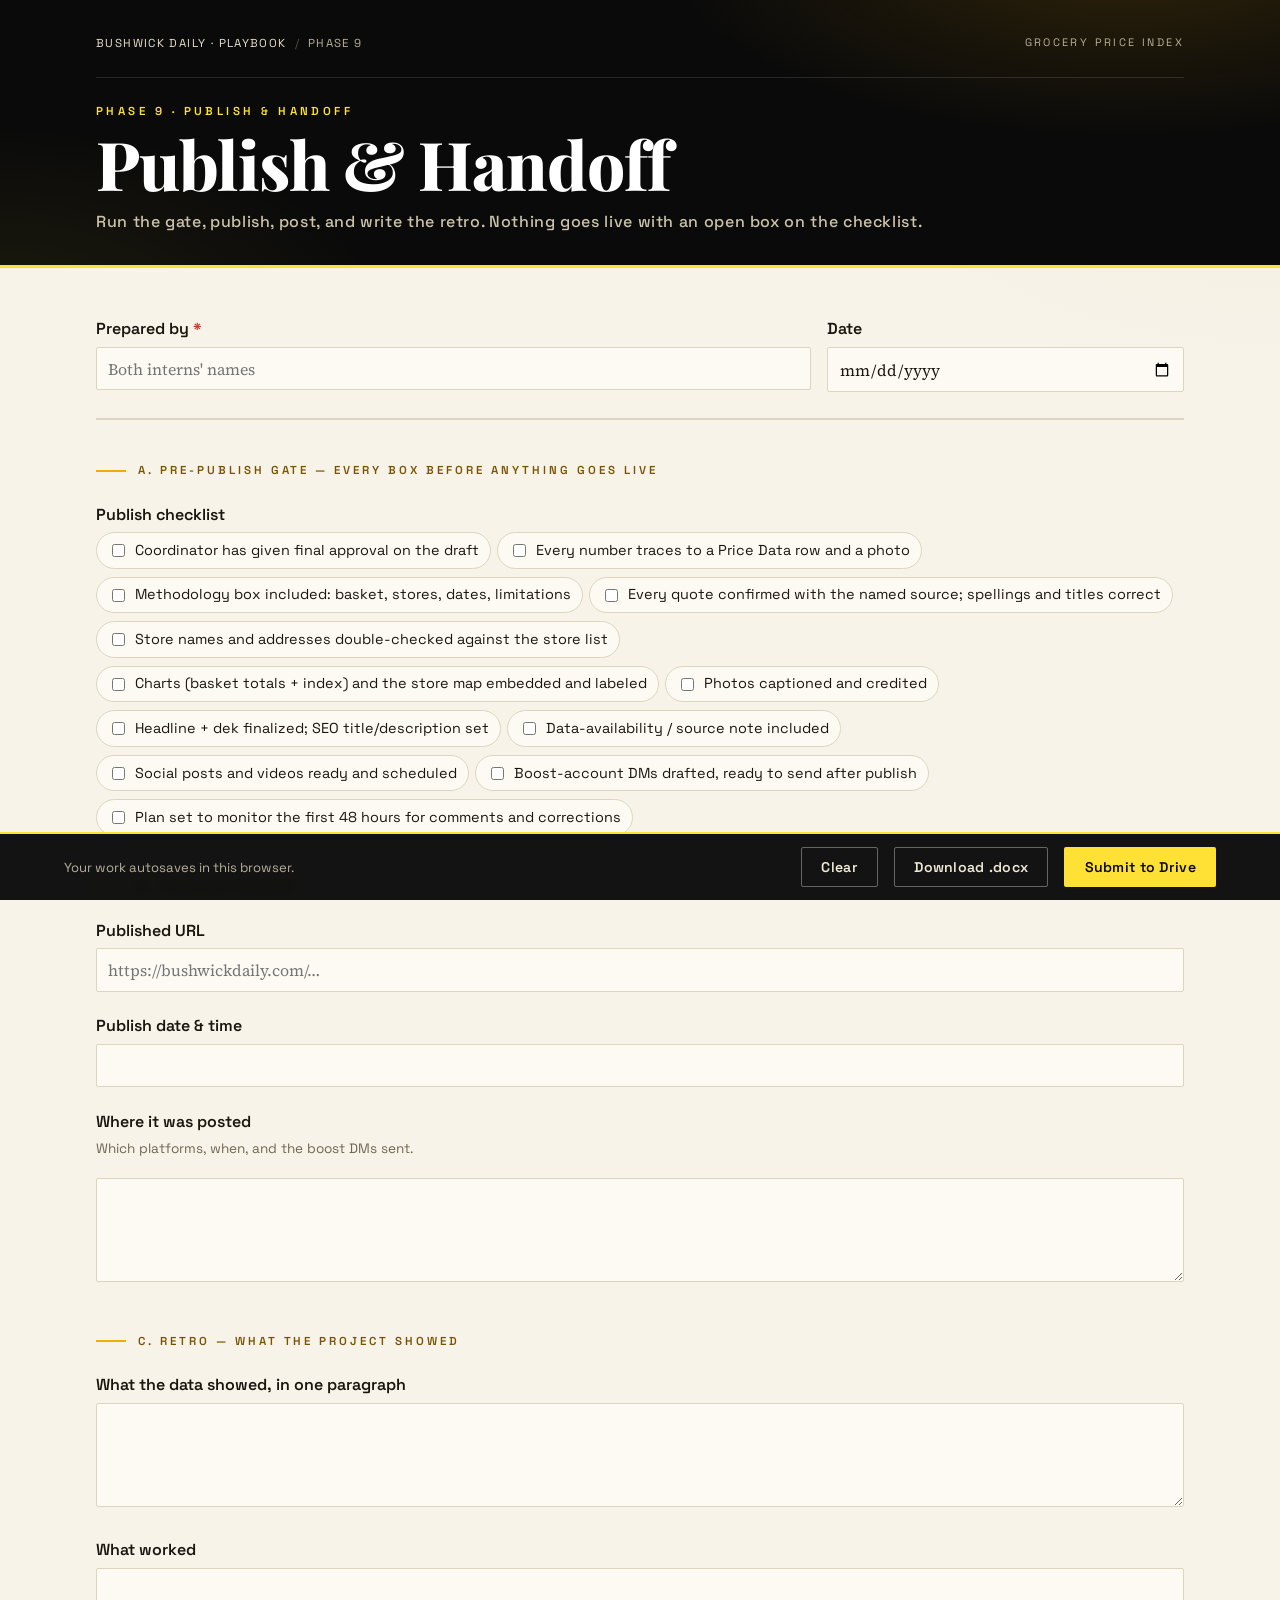
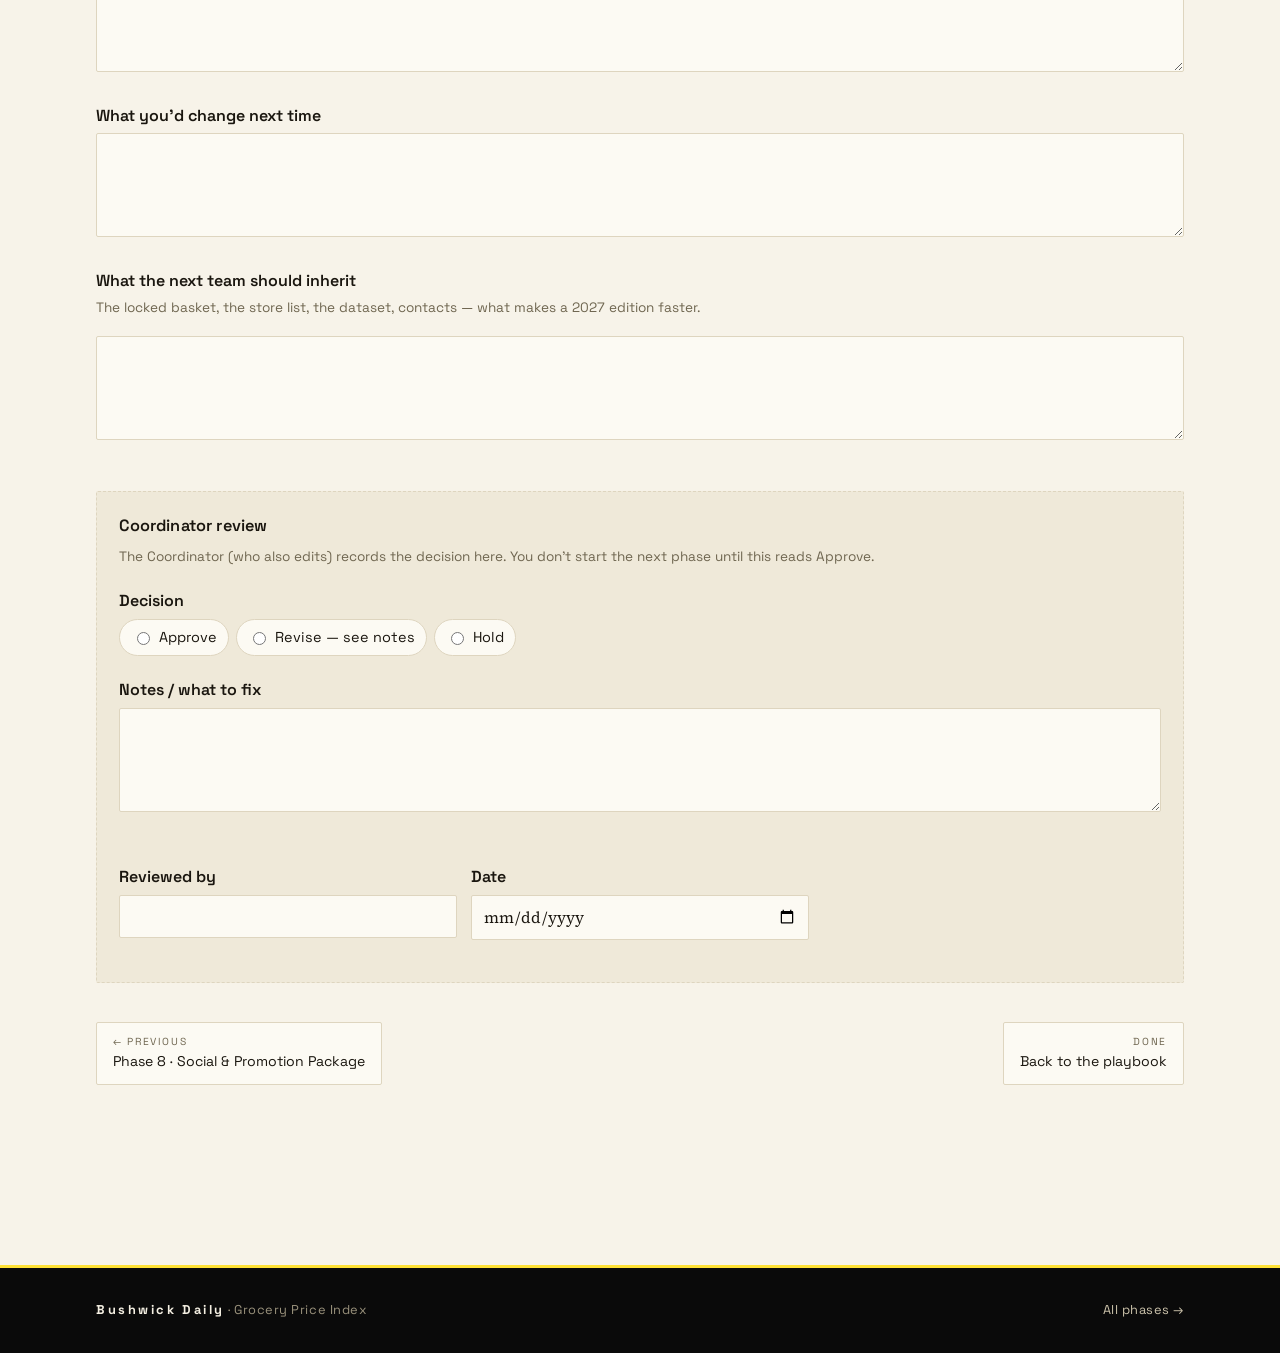
<file: phases/phase-9-publish-and-handoff.html>
<!doctype html>
<html lang="en">
<head>
<meta charset="utf-8">
<meta name="viewport" content="width=device-width, initial-scale=1">
<title>Phase 9 · Publish &amp; Handoff — Bushwick Daily Grocery Price Index</title>
<link rel="preconnect" href="https://fonts.googleapis.com">
<link rel="preconnect" href="https://fonts.gstatic.com" crossorigin>
<link href="https://fonts.googleapis.com/css2?family=Playfair+Display:ital,wght@0,600;0,700;0,800;1,600;1,700&family=Source+Serif+4:ital,opsz,wght@0,8..60,400;0,8..60,500;0,8..60,600;1,8..60,400&family=Space+Grotesk:wght@400;500;600;700&display=swap" rel="stylesheet">
<link rel="stylesheet" href="../assets/css/bd.css">
</head>
<body>

<header class="masthead">
  <div class="masthead__inner">
    <div class="masthead__top">
      <p class="crumbs"><a href="../index.html">Bushwick Daily · Playbook</a><span class="sep">/</span>Phase 9</p>
      <p class="masthead__meta">Grocery Price Index</p>
    </div>
    <span class="kicker">Phase 9 · Publish &amp; Handoff</span>
    <h1>Publish &amp; Handoff</h1>
    <p class="masthead__dek">Run the gate, publish, post, and write the retro. Nothing goes live with an open box on the checklist.</p>
  </div>
</header>

<main class="doc">
  <form class="doc__body wide" data-worksheet data-slug="phase-9-publish-and-handoff" data-phase="9" data-deliverable="Publish &amp; Handoff" data-folder="09_Publish_and_Handoff">

    <div class="wsmeta">
      <div class="field" data-field data-label="Prepared by"><span class="field__label">Prepared by <span class="req" title="required to submit">*</span></span><input type="text" name="prepared_by" placeholder="Both interns&#x27; names" value="" data-preparedby></div>
      <div class="field" data-field data-label="Date"><span class="field__label">Date</span><input type="date" name="date"></div>
    </div>

    <section class="ws-section" data-heading="A. Pre-publish gate — every box before anything goes live"><p class="eyebrow">A. Pre-publish gate — every box before anything goes live</p><div class="field" data-field data-label="Publish checklist"><span class="field__label">Publish checklist</span><div class="opts"><label><input type="checkbox" name="publish_checklist" value="Coordinator has given final approval on the draft" data-optlabel="Coordinator has given final approval on the draft"> Coordinator has given final approval on the draft</label><label><input type="checkbox" name="publish_checklist" value="Every number traces to a Price Data row and a photo" data-optlabel="Every number traces to a Price Data row and a photo"> Every number traces to a Price Data row and a photo</label><label><input type="checkbox" name="publish_checklist" value="Methodology box included: basket, stores, dates, limitations" data-optlabel="Methodology box included: basket, stores, dates, limitations"> Methodology box included: basket, stores, dates, limitations</label><label><input type="checkbox" name="publish_checklist" value="Every quote confirmed with the named source; spellings and titles correct" data-optlabel="Every quote confirmed with the named source; spellings and titles correct"> Every quote confirmed with the named source; spellings and titles correct</label><label><input type="checkbox" name="publish_checklist" value="Store names and addresses double-checked against the store list" data-optlabel="Store names and addresses double-checked against the store list"> Store names and addresses double-checked against the store list</label><label><input type="checkbox" name="publish_checklist" value="Charts (basket totals + index) and the store map embedded and labeled" data-optlabel="Charts (basket totals + index) and the store map embedded and labeled"> Charts (basket totals + index) and the store map embedded and labeled</label><label><input type="checkbox" name="publish_checklist" value="Photos captioned and credited" data-optlabel="Photos captioned and credited"> Photos captioned and credited</label><label><input type="checkbox" name="publish_checklist" value="Headline + dek finalized; SEO title/description set" data-optlabel="Headline + dek finalized; SEO title/description set"> Headline + dek finalized; SEO title/description set</label><label><input type="checkbox" name="publish_checklist" value="Data-availability / source note included" data-optlabel="Data-availability / source note included"> Data-availability / source note included</label><label><input type="checkbox" name="publish_checklist" value="Social posts and videos ready and scheduled" data-optlabel="Social posts and videos ready and scheduled"> Social posts and videos ready and scheduled</label><label><input type="checkbox" name="publish_checklist" value="Boost-account DMs drafted, ready to send after publish" data-optlabel="Boost-account DMs drafted, ready to send after publish"> Boost-account DMs drafted, ready to send after publish</label><label><input type="checkbox" name="publish_checklist" value="Plan set to monitor the first 48 hours for comments and corrections" data-optlabel="Plan set to monitor the first 48 hours for comments and corrections"> Plan set to monitor the first 48 hours for comments and corrections</label></div></div></section><section class="ws-section" data-heading="B. Publish record"><p class="eyebrow">B. Publish record</p><div class="field" data-field data-label="Published URL"><span class="field__label">Published URL</span><input type="url" name="published_url" placeholder="https://bushwickdaily.com/…" value=""></div><div class="field" data-field data-label="Publish date &amp;amp; time"><span class="field__label">Publish date &amp; time</span><input type="text" name="publish_time" value=""></div><div class="field" data-field data-label="Where it was posted"><span class="field__label">Where it was posted</span><p class="field__help">Which platforms, when, and the boost DMs sent.</p><textarea class="" name="posted_where"></textarea></div></section><section class="ws-section" data-heading="C. Retro — what the project showed"><p class="eyebrow">C. Retro — what the project showed</p><div class="field" data-field data-label="What the data showed, in one paragraph"><span class="field__label">What the data showed, in one paragraph</span><textarea class="" name="retro_data"></textarea></div><div class="field" data-field data-label="What worked"><span class="field__label">What worked</span><textarea class="" name="retro_worked"></textarea></div><div class="field" data-field data-label="What you&#x27;d change next time"><span class="field__label">What you'd change next time</span><textarea class="" name="retro_change"></textarea></div><div class="field" data-field data-label="What the next team should inherit"><span class="field__label">What the next team should inherit</span><p class="field__help">The locked basket, the store list, the dataset, contacts — what makes a 2027 edition faster.</p><textarea class="" name="retro_handoff"></textarea></div></section>

    <section class="ws-section" data-heading="Coordinator review"><div class="signoff"><h3>Coordinator review</h3><p class="field__help">The Coordinator (who also edits) records the decision here. You don't start the next phase until this reads Approve.</p><div class="field" data-field data-label="Decision"><span class="field__label">Decision</span><div class="opts"><label><input type="radio" name="signoff_decision" value="Approve" data-optlabel="Approve"> Approve</label><label><input type="radio" name="signoff_decision" value="Revise — see notes" data-optlabel="Revise — see notes"> Revise — see notes</label><label><input type="radio" name="signoff_decision" value="Hold" data-optlabel="Hold"> Hold</label></div></div><div class="field" data-field data-label="Notes / what to fix"><span class="field__label">Notes / what to fix</span><textarea class="" name="signoff_notes"></textarea></div><div class="signoff__grid"><div class="field" data-field data-label="Reviewed by"><span class="field__label">Reviewed by</span><input type="text" name="signoff_by" value=""></div><div class="field" data-field data-label="Date"><span class="field__label">Date</span><input type="date" name="signoff_date"></div></div></div></section>

    <div class="pager">
      <a href="phase-8-social-and-promotion-package.html"><small>← Previous</small>Phase 8 · Social & Promotion Package</a>
      <a href="../index.html" style="text-align:right"><small>Done</small>Back to the playbook</a>
    </div>
  </form>
</main>

<div class="submitbar">
  <div class="submitbar__inner">
    <span class="submitbar__status" data-status>Your work autosaves in this browser.</span>
    <button type="button" class="btn btn--ghost" data-action="clear">Clear</button>
    <button type="button" class="btn btn--ghost" data-action="download">Download&nbsp;.docx</button>
    <button type="button" class="btn btn--primary" data-action="submit">Submit to Drive</button>
  </div>
</div>
<div class="toast" data-toast role="status" aria-live="polite"></div>

<footer class="foot">
  <div class="foot__inner">
    <span><b>Bushwick&nbsp;Daily</b> · Grocery Price Index</span>
    <span><a href="../index.html">All phases →</a></span>
  </div>
</footer>

<script src="../assets/js/config.js"></script>
<script src="../assets/js/worksheet.js"></script>
</body>
</html>
</file>
<file: assets/css/bd.css>
/* ============================================================================
   Bushwick Daily — Grocery Price Index
   Design system: "newsroom dossier" — dark BD nameplate over warm paper.
   Brand tokens taken from the live bushwickdaily.com redesign stylesheet.
   ========================================================================== */

/* ----- Tokens ------------------------------------------------------------ */
:root {
  /* brand core */
  --bd-black:      #0a0a0a;
  --bd-black-2:    #141210;
  --bd-yellow:     #ffe135;   /* signature banana yellow — on dark only */
  --bd-gold:       #f5ab07;   /* amber accent */
  --bd-gold-deep:  #7a5300;   /* link ink on paper (accessible) */

  /* paper reading surface */
  --paper:         #f7f3e9;
  --paper-card:    #fcfaf3;
  --paper-sunk:    #efe9d9;
  --ink:           #1a160f;
  --ink-soft:      #423b2c;
  --ink-mute:      #6f6650;
  --line:          #ded5bf;
  --line-soft:     #e9e2cf;

  /* type */
  --f-display: "Playfair Display", Georgia, "Times New Roman", serif;
  --f-body:    "Source Serif 4", Georgia, serif;
  --f-ui:      "Space Grotesk", ui-sans-serif, system-ui, sans-serif;

  /* measure + rhythm */
  --measure: 44rem;
  --wide:    72rem;
  --step:    1.6rem;

  --shadow-card: 0 1px 0 rgba(0,0,0,.04), 0 18px 40px -28px rgba(20,15,5,.55);
  --ease: cubic-bezier(.22,.61,.36,1);
}

/* ----- Reset / base ------------------------------------------------------ */
*, *::before, *::after { box-sizing: border-box; }
html { -webkit-text-size-adjust: 100%; scroll-behavior: smooth; }
body {
  margin: 0;
  font-family: var(--f-body);
  font-size: 1.075rem;
  line-height: 1.62;
  color: var(--ink);
  background: var(--paper);
  background-image:
    radial-gradient(1200px 600px at 12% -8%, #fffdf6 0%, transparent 60%),
    radial-gradient(1000px 700px at 100% 0%, #f3ecda 0%, transparent 55%);
  background-attachment: fixed;
  -webkit-font-smoothing: antialiased;
  text-rendering: optimizeLegibility;
}
img { max-width: 100%; display: block; }
a { color: var(--gold-deep, var(--bd-gold-deep)); }

::selection { background: var(--bd-yellow); color: var(--bd-black); }

/* ----- Masthead (dark nameplate) ----------------------------------------- */
.masthead {
  background: var(--bd-black);
  color: #f4efe2;
  position: relative;
  overflow: hidden;
  border-bottom: 3px solid var(--bd-yellow);
}
.masthead::before {  /* faint editorial grid wash */
  content: "";
  position: absolute; inset: 0;
  background:
    radial-gradient(60% 120% at 88% -20%, rgba(245,171,7,.16), transparent 60%),
    radial-gradient(50% 120% at 0% 120%, rgba(255,225,53,.08), transparent 60%);
  pointer-events: none;
}
.masthead__inner {
  max-width: var(--wide);
  margin: 0 auto;
  padding: 1.4rem 2rem 1.9rem;
  position: relative;
}
.masthead__top {
  display: flex; align-items: center; justify-content: space-between;
  gap: 1rem; flex-wrap: wrap;
  border-bottom: 1px solid rgba(255,255,255,.12);
  padding-bottom: .8rem;
}
.wordmark {
  font-family: var(--f-ui);
  font-weight: 700;
  letter-spacing: .34em;
  text-transform: uppercase;
  font-size: .82rem;
  color: #fff;
  margin: 0;
}
.wordmark b { color: var(--bd-yellow); font-weight: 700; }
.masthead__meta {
  font-family: var(--f-ui);
  font-size: .68rem; letter-spacing: .22em; text-transform: uppercase;
  color: #b9b09a;
}
.kicker {
  font-family: var(--f-ui);
  font-size: .72rem; font-weight: 600;
  letter-spacing: .3em; text-transform: uppercase;
  color: var(--bd-yellow);
  margin: 1.5rem 0 .55rem;
  display: inline-block;
}
.masthead h1 {
  font-family: var(--f-display);
  font-weight: 800;
  font-size: clamp(2.3rem, 6vw, 4.2rem);
  line-height: 1.02;
  letter-spacing: -.015em;
  margin: 0;
  color: #fff;
  text-wrap: balance;
}
.masthead h1 em { font-style: italic; color: var(--bd-yellow); }
.masthead__dek {
  font-family: var(--f-ui);
  font-weight: 500;
  letter-spacing: .04em;
  color: #cdc4ac;
  margin: .7rem 0 0;
  font-size: 1rem;
}

/* staggered load reveal */
.reveal { opacity: 0; transform: translateY(12px); animation: rise .7s var(--ease) forwards; }
.reveal.d1 { animation-delay: .05s; }
.reveal.d2 { animation-delay: .14s; }
.reveal.d3 { animation-delay: .23s; }
.reveal.d4 { animation-delay: .32s; }
@keyframes rise { to { opacity: 1; transform: none; } }
@media (prefers-reduced-motion: reduce) {
  .reveal { animation: none; opacity: 1; transform: none; }
}

/* ----- Document shell ---------------------------------------------------- */
.doc {
  max-width: var(--wide);
  margin: 0 auto;
  padding: 2.6rem 2rem 4rem;
}
.doc__body { max-width: var(--measure); }
.doc__body.wide { max-width: none; }

/* meta strip under masthead */
.metastrip {
  max-width: var(--wide);
  margin: -1.4rem auto 0;
  padding: 0 2rem;
  position: relative; z-index: 2;
}
.metastrip__card {
  background: var(--paper-card);
  border: 1px solid var(--line);
  border-top: 3px solid var(--bd-gold);
  box-shadow: var(--shadow-card);
  display: grid;
  grid-template-columns: repeat(4, 1fr);
}
.metastrip__cell { padding: 1.05rem 1.3rem; border-left: 1px solid var(--line-soft); }
.metastrip__cell:first-child { border-left: 0; }
.metastrip__cell dt {
  font-family: var(--f-ui); font-size: .64rem; font-weight: 600;
  letter-spacing: .2em; text-transform: uppercase; color: var(--ink-mute);
  margin: 0 0 .35rem;
}
.metastrip__cell dd { margin: 0; font-size: .96rem; line-height: 1.35; color: var(--ink); }
@media (max-width: 720px) {
  .metastrip__card { grid-template-columns: 1fr 1fr; }
  .metastrip__cell:nth-child(-n+2) { border-top: 0; }
  .metastrip__cell:nth-child(odd) { border-left: 0; }
  .metastrip__cell:nth-child(n+3) { border-top: 1px solid var(--line-soft); }
}

/* ----- Typography -------------------------------------------------------- */
.doc__body h2, .section-h {
  font-family: var(--f-display);
  font-weight: 700;
  font-size: clamp(1.6rem, 3.4vw, 2.15rem);
  line-height: 1.12;
  letter-spacing: -.01em;
  margin: 3.1rem 0 .2rem;
  color: var(--ink);
  scroll-margin-top: 1.5rem;
}
.doc__body h3 {
  font-family: var(--f-ui);
  font-weight: 600;
  font-size: 1.02rem;
  letter-spacing: .01em;
  margin: 2rem 0 .5rem;
  color: var(--ink);
}
.eyebrow {
  font-family: var(--f-ui);
  font-size: .72rem; font-weight: 600;
  letter-spacing: .26em; text-transform: uppercase;
  color: var(--gold-deep, var(--bd-gold-deep));
  display: flex; align-items: center; gap: .7rem;
  margin: 3.2rem 0 .1rem;
}
.eyebrow::before {
  content: ""; width: 1.9rem; height: 2px; background: var(--bd-gold); display: inline-block;
}
.section-h + p, .doc__body h2 + p { margin-top: .7rem; }
.doc__body p { margin: 0 0 1.15rem; }
.lead { font-size: 1.24rem; line-height: 1.5; color: var(--ink); }
.lead--drop::first-letter {
  font-family: var(--f-display); font-weight: 800;
  float: left; font-size: 3.9rem; line-height: .78;
  padding: .35rem .5rem 0 0; color: var(--bd-gold);
}
.muted { color: var(--ink-mute); }
strong, b { font-weight: 700; }
.doc__body em { font-style: italic; }

/* prose links — ink with gold underline that thickens on hover */
.doc__body a, a.link {
  color: var(--bd-gold-deep);
  text-decoration: underline;
  text-decoration-color: var(--bd-gold);
  text-decoration-thickness: 2px;
  text-underline-offset: 3px;
  transition: color .18s var(--ease), text-decoration-color .18s var(--ease);
}
.doc__body a:hover, a.link:hover { color: #000; text-decoration-color: #000; }

/* lede fold — the assigner's answer, set apart */
.answer {
  border-left: 4px solid var(--bd-gold);
  background: linear-gradient(90deg, rgba(245,171,7,.08), rgba(245,171,7,0) 70%);
  padding: 1.1rem 0 .1rem 1.4rem;
  margin: 1.6rem 0 1.9rem;
}
.answer .tag {
  font-family: var(--f-ui); font-size: .66rem; font-weight: 600;
  letter-spacing: .22em; text-transform: uppercase; color: var(--bd-gold-deep);
  display: block; margin-bottom: .5rem;
}

/* callout / note */
.note {
  font-family: var(--f-ui);
  font-size: .92rem; line-height: 1.5;
  background: var(--paper-sunk);
  border: 1px solid var(--line);
  border-radius: 2px;
  padding: 1rem 1.2rem;
  margin: 1.5rem 0;
  color: var(--ink-soft);
}
.note strong { color: var(--ink); }

/* ----- Roles list -------------------------------------------------------- */
.roles { list-style: none; margin: 1rem 0 1.5rem; padding: 0; display: grid; gap: .1rem; }
.roles li { padding: .85rem 0; border-top: 1px solid var(--line-soft); display: grid; grid-template-columns: 12rem 1fr; gap: 1rem; }
.roles li:last-child { border-bottom: 1px solid var(--line-soft); }
.roles .who { font-family: var(--f-ui); font-weight: 600; color: var(--ink); font-size: .95rem; }
@media (max-width: 620px) { .roles li { grid-template-columns: 1fr; gap: .2rem; } }

/* ----- Phase list -------------------------------------------------------- */
.phases { display: grid; gap: 0; margin: 1.4rem 0 1rem; counter-reset: ph; border-top: 1px solid var(--line); }
.phase {
  display: grid;
  grid-template-columns: 3.2rem 1fr auto;
  align-items: baseline;
  gap: 1rem 1.2rem;
  padding: 1.15rem .4rem 1.15rem .2rem;
  border-bottom: 1px solid var(--line-soft);
  text-decoration: none; color: inherit;
  position: relative;
  transition: background .18s var(--ease), padding-left .18s var(--ease);
}
.phase:hover { background: var(--paper-card); padding-left: .9rem; }
.phase__n {
  font-family: var(--f-display); font-weight: 800; font-size: 1.55rem;
  color: var(--bd-gold-deep); line-height: 1;
}
.doc__body a.phase, .doc__body a.phase:hover { text-decoration: none; color: inherit; }
.phase__title { display: block; font-family: var(--f-ui); font-weight: 600; font-size: 1.06rem; color: var(--ink); }
.phase__deliv { display: block; color: var(--ink-mute); font-size: .95rem; margin-top: .2rem; line-height: 1.4; }
.phase__go {
  font-family: var(--f-ui); font-size: .72rem; letter-spacing: .18em; text-transform: uppercase;
  color: var(--bd-gold-deep); opacity: 0; transform: translateX(-6px);
  transition: opacity .18s var(--ease), transform .18s var(--ease); white-space: nowrap;
}
.phase:hover .phase__go { opacity: 1; transform: none; }
@media (max-width: 620px) {
  .phase { grid-template-columns: 2.4rem 1fr; }
  .phase__go { display: none; }
}
.deadline {
  font-family: var(--f-ui);
  margin-top: 1.4rem; padding: 1rem 1.2rem;
  background: var(--bd-black); color: #f4efe2; border-radius: 2px;
  display: flex; gap: .9rem; align-items: baseline; flex-wrap: wrap;
}
.deadline b { color: var(--bd-yellow); font-size: 1.05rem; letter-spacing: .01em; }
.deadline span { color: #c8bfa8; font-size: .92rem; }

/* ----- Tables ------------------------------------------------------------ */
.tbl-wrap { overflow-x: auto; margin: 1.4rem 0 1.8rem; border: 1px solid var(--line); border-radius: 2px; }
table.grid { border-collapse: collapse; width: 100%; font-size: .92rem; background: var(--paper-card); }
table.grid caption {
  font-family: var(--f-ui); text-align: left; font-size: .82rem; color: var(--ink-mute);
  padding: .7rem 1rem; background: var(--paper-sunk); border-bottom: 1px solid var(--line);
}
table.grid th {
  font-family: var(--f-ui); font-weight: 600; font-size: .7rem; letter-spacing: .1em; text-transform: uppercase;
  text-align: left; color: var(--ink-soft);
  padding: .7rem .85rem; border-bottom: 2px solid var(--bd-gold); background: var(--paper-sunk);
  white-space: nowrap;
}
table.grid td { padding: .6rem .85rem; border-bottom: 1px solid var(--line-soft); vertical-align: top; }
table.grid tr:last-child td { border-bottom: 0; }
table.grid tbody tr:nth-child(even) { background: rgba(239,233,217,.4); }

/* ----- Worksheet forms --------------------------------------------------- */
.field { margin: 1.35rem 0; }
.field > label, .field__label {
  display: block;
  font-family: var(--f-ui); font-weight: 600; font-size: 1rem; color: var(--ink);
  margin-bottom: .3rem;
}
.field__help { font-family: var(--f-ui); font-size: .85rem; color: var(--ink-mute); margin: 0 0 .5rem; line-height: 1.45; }
.field input[type=text],
.field input[type=date],
.field input[type=url],
.field input[type=number],
.field select,
.field textarea,
.cell-input {
  width: 100%;
  font-family: var(--f-body); font-size: 1rem; color: var(--ink);
  background: var(--paper-card);
  border: 1px solid var(--line);
  border-radius: 2px;
  padding: .6rem .7rem;
  transition: border-color .15s var(--ease), box-shadow .15s var(--ease), background .15s var(--ease);
}
.field textarea { min-height: 6.5rem; resize: vertical; line-height: 1.55; }
.field textarea.tall { min-height: 10rem; }
.field input:focus, .field select:focus, .field textarea:focus, .cell-input:focus {
  outline: none;
  border-color: var(--bd-gold);
  box-shadow: 0 0 0 3px rgba(255,225,53,.35);
  background: #fffdf5;
}
.field select { appearance: none; -webkit-appearance: none;
  background-image: linear-gradient(45deg, transparent 50%, var(--ink-mute) 50%), linear-gradient(135deg, var(--ink-mute) 50%, transparent 50%);
  background-position: calc(100% - 18px) 55%, calc(100% - 13px) 55%; background-size: 5px 5px, 5px 5px; background-repeat: no-repeat;
}

/* editable table cells */
table.grid td .cell-input { border: 1px solid transparent; background: transparent; padding: .35rem .4rem; border-radius: 2px; }
table.grid td .cell-input:focus { border-color: var(--bd-gold); background: #fffdf5; }
table.grid.editable td { padding: .3rem .4rem; }
table.grid td.seed { font-family: var(--f-ui); font-size: .82rem; color: var(--ink-soft); background: rgba(245,171,7,.06); white-space: nowrap; }
.chip { font-family: var(--f-ui); font-size: .64rem; letter-spacing: .08em; text-transform: uppercase; color: var(--ink-mute); border: 1px solid var(--line); border-radius: 999px; padding: .1rem .5rem; }

/* radio / checkbox rows */
.opts { display: flex; flex-wrap: wrap; gap: .5rem .4rem; margin-top: .3rem; }
.opts label {
  font-family: var(--f-ui); font-size: .9rem; display: inline-flex; align-items: center; gap: .4rem;
  padding: .35rem .7rem; border: 1px solid var(--line); border-radius: 999px; cursor: pointer; background: var(--paper-card);
  transition: border-color .15s, background .15s;
}
.opts input { accent-color: var(--bd-gold); }
.opts label:has(input:checked) { border-color: var(--bd-gold); background: rgba(255,225,53,.18); }

/* worksheet meta row (prepared by / date) */
.wsmeta { display: grid; grid-template-columns: 2fr 1fr; gap: 1rem; margin: .4rem 0 2.2rem; padding-bottom: 1.6rem; border-bottom: 2px solid var(--line); }
.wsmeta .field { margin: 0; }
@media (max-width: 620px) { .wsmeta { grid-template-columns: 1fr; } }
.req { color: #c0392b; font-weight: 700; }
.ws-section { margin: 0 0 .4rem; }
.ws-section > .eyebrow:first-child { margin-top: 2.6rem; }
.field-note { font-family: var(--f-ui); font-size: .82rem; color: var(--ink-mute); margin-top: .3rem; }

/* sign-off block */
.signoff {
  margin: 2.6rem 0 1rem; border: 1px dashed var(--line); border-radius: 2px;
  background: var(--paper-sunk); padding: 1.3rem 1.4rem;
}
.signoff h3 { margin-top: 0; }
.signoff__grid { display: grid; grid-template-columns: repeat(3, 1fr); gap: .9rem; }
@media (max-width: 620px) { .signoff__grid { grid-template-columns: 1fr; } }

/* ----- Submit bar -------------------------------------------------------- */
.submitbar {
  position: sticky; bottom: 0; z-index: 20;
  background: rgba(10,10,10,.96);
  backdrop-filter: blur(6px);
  border-top: 2px solid var(--bd-yellow);
  color: #eee;
  padding: .8rem 2rem;
}
.submitbar__inner { max-width: var(--wide); margin: 0 auto; display: flex; align-items: center; gap: 1rem; flex-wrap: wrap; }
.submitbar__status { font-family: var(--f-ui); font-size: .82rem; color: #b9b09a; flex: 1 1 12rem; }
.submitbar__status b { color: var(--bd-yellow); font-weight: 600; }
.btn {
  font-family: var(--f-ui); font-weight: 600; font-size: .88rem; letter-spacing: .02em;
  border-radius: 2px; padding: .62rem 1.2rem; cursor: pointer; border: 1px solid transparent;
  transition: transform .12s var(--ease), background .15s, color .15s, border-color .15s;
  text-decoration: none; display: inline-flex; align-items: center; gap: .5rem;
}
.btn:active { transform: translateY(1px); }
.btn--primary { background: var(--bd-yellow); color: var(--bd-black); }
.btn--primary:hover { background: #fff06b; }
.btn--primary:disabled { background: #4a4638; color: #b9b09a; cursor: not-allowed; opacity: .55; }
.btn--ghost { background: transparent; color: #f0e9d6; border-color: rgba(255,255,255,.35); }
.btn--ghost:hover { border-color: var(--bd-yellow); color: var(--bd-yellow); }
.btn--dark { background: var(--bd-black); color: var(--bd-yellow); }

/* toast */
.toast {
  position: fixed; left: 50%; bottom: 5.2rem; transform: translateX(-50%) translateY(1rem);
  background: var(--bd-black); color: #fff; font-family: var(--f-ui); font-size: .9rem;
  padding: .8rem 1.2rem; border-radius: 3px; border-left: 3px solid var(--bd-yellow);
  box-shadow: 0 12px 40px -12px rgba(0,0,0,.6); opacity: 0; pointer-events: none;
  transition: opacity .25s var(--ease), transform .25s var(--ease); z-index: 50; max-width: 90vw;
}
.toast.show { opacity: 1; transform: translateX(-50%) translateY(0); }
.toast.err { border-left-color: #ff6a5a; }

/* ----- Breadcrumb / phase nav ------------------------------------------- */
.crumbs { font-family: var(--f-ui); font-size: .72rem; letter-spacing: .12em; text-transform: uppercase; color: #b9b09a; }
.crumbs a { color: #e8dfca; text-decoration: none; }
.crumbs a:hover { color: var(--bd-yellow); }
.crumbs .sep { opacity: .4; margin: 0 .5rem; }

/* ----- Footer ------------------------------------------------------------ */
.foot {
  background: var(--bd-black); color: #9a927c; margin-top: 3rem;
  border-top: 3px solid var(--bd-yellow);
}
.foot__inner { max-width: var(--wide); margin: 0 auto; padding: 2rem; font-family: var(--f-ui); font-size: .8rem; letter-spacing: .04em; display: flex; justify-content: space-between; gap: 1rem; flex-wrap: wrap; }
.foot b { color: #f4efe2; font-weight: 700; letter-spacing: .2em; }
.foot a { color: #cdc4ac; text-decoration: none; } .foot a:hover { color: var(--bd-yellow); }

/* prev/next phase pager */
.pager { display: flex; justify-content: space-between; gap: 1rem; margin: 2.4rem 0 0; flex-wrap: wrap; }
.pager a { font-family: var(--f-ui); font-size: .88rem; text-decoration: none; color: var(--ink); border: 1px solid var(--line); border-radius: 2px; padding: .7rem 1rem; background: var(--paper-card); transition: border-color .15s, background .15s; }
.pager a:hover { border-color: var(--bd-gold); background: #fffdf5; }
.pager a small { display: block; font-size: .64rem; letter-spacing: .16em; text-transform: uppercase; color: var(--ink-mute); }

/* ----- Coordinator edition ---------------------------------------------- */
.cbanner {
  background: repeating-linear-gradient(45deg, #0a0a0a 0 18px, #ffe135 18px 36px);
  height: 12px;
}
.cbanner--label {
  background: var(--bd-black); color: var(--bd-yellow);
  font-family: var(--f-ui); font-size: .68rem; font-weight: 600; letter-spacing: .28em; text-transform: uppercase;
  text-align: center; padding: .5rem 1rem; border-bottom: 1px solid #2a2a2a;
}
.crit { border: 1px solid var(--line); border-left: 4px solid var(--bd-gold); border-radius: 2px; background: var(--paper-card); margin: 1.1rem 0; overflow: hidden; }
.crit__h { display: flex; align-items: baseline; gap: .8rem; padding: .9rem 1.2rem; background: var(--paper-sunk); border-bottom: 1px solid var(--line); }
.crit__n { font-family: var(--f-display); font-weight: 800; font-size: 1.35rem; color: var(--bd-gold-deep); }
.crit__t { font-family: var(--f-ui); font-weight: 600; font-size: 1.02rem; color: var(--ink); }
.crit__t small { display:block; font-weight: 500; color: var(--ink-mute); font-size:.8rem; letter-spacing:.02em; }
.crit__body { padding: 1rem 1.2rem 1.15rem; }
.crit__body p { margin: .2rem 0 .7rem; }
.crit dl { margin: .3rem 0 0; }
.crit dt { font-family: var(--f-ui); font-size: .74rem; font-weight: 600; letter-spacing: .1em; text-transform: uppercase; margin-top: .7rem; }
.crit dt.pass { color: #2f7d3b; } .crit dt.back { color: #b3402e; }
.crit dd { margin: .2rem 0 0; }
.baseline { list-style: none; padding: 0; margin: 1rem 0; counter-reset: bl; }
.baseline li { position: relative; padding: .8rem 0 .8rem 3rem; border-top: 1px solid var(--line-soft); }
.baseline li:last-child { border-bottom: 1px solid var(--line-soft); }
.baseline li::before { counter-increment: bl; content: counter(bl); position: absolute; left: 0; top: .7rem;
  font-family: var(--f-display); font-weight: 800; font-size: 1.25rem; color: var(--bd-gold-deep);
  width: 2rem; text-align: center; }
.baseline b { font-family: var(--f-ui); }

/* ----- Print ------------------------------------------------------------- */
@media print {
  body { background: #fff; color: #000; }
  .masthead { background: #fff; color: #000; border-bottom: 2px solid #000; }
  .masthead h1, .wordmark, .masthead__dek { color: #000; }
  .masthead h1 em, .wordmark b, .kicker { color: #000; }
  .submitbar, .btn, .pager, .toast, .crumbs { display: none !important; }
  .metastrip__card, .note, .signoff, table.grid, .phase { box-shadow: none; }
  a { color: #000; text-decoration: underline; }
  .field input, .field textarea, .field select { border: 1px solid #999; }
}
</file>
<file: historical/assets/viz.css>
/* ============================================================================
   Bushwick Daily — Grocery Price Index /historical/ data-viz layer.
   Adds to ../assets/css/bd.css. Never overrides it.
   Tokens per analysis/03-creative-direction.md §2 (machine-validated on #f7f3e9).
   ========================================================================== */
:root {
  /* store roster — fixed order is the CVD-safety mechanism (§2.2) */
  --viz-key-food: #2c6e1f;
  --viz-shop-fair: #1f5a9e;
  --viz-mr-fruit: #c9611e;
  --viz-city-fresh: #00958a;
  --viz-hana: #b3402e;
  --viz-food-story: #8a4a9e;
  --viz-food-bazaar: #3d8fd4;
  --viz-met-fresh: #8a6d1a;
  --viz-billys: #5352c2;
  --viz-whole-foods: #c25a84;
  --viz-superfresh: #1188b8;
  --viz-brooklyns-natural: #96551c;
  --viz-mr-lemon: #a3308f;
  --viz-associated: #8a8172;
  --viz-trader-joes: #5c5344;
  --viz-neutral: #5c5344;

  /* food groups, stack order bottom→top (§2.4) */
  --viz-grains: #8a6d1a;
  --viz-dairy: #3d8fd4;
  --viz-protein: #b3402e;
  --viz-pantry: #8a4a9e;
  --viz-produce: #2c6e1f;
  --viz-treats: #c25a84;

  /* ink + chrome (§2.1, §2.8) */
  --viz-data-ink: #7a5300;
  --viz-grid: #e9e2cf;
  --viz-baseline: #ded5bf;
  --viz-tick-text: #6f6650;
  --viz-value-text: #1a160f;
  --viz-excluded-fill: #b5ac97;
  --viz-benchmark: #1a160f;
  --viz-above: #9a3524;
  --viz-below: #2f5f1a;
  --viz-highlight-wash: rgba(255, 225, 53, 0.18);
}

/* figure frame (§2.8) */
.figure-frame {
  background: var(--paper-card, #fcfaf3);
  border: 1px solid var(--line, #ded5bf);
  box-shadow: var(--shadow-card);
  padding: 1rem;
  margin: var(--step, 1.6rem) 0;
}
@media (min-width: 720px) { .figure-frame { padding: 1.4rem; } }
.figure-frame h3 {
  font-family: var(--f-ui);
  font-weight: 600;
  font-size: 1.08rem;
  margin: 0 0 0.2rem;
  color: var(--ink, #1a160f);
}
.figure-frame .dek {
  font-family: var(--f-ui);
  font-size: 0.86rem;
  color: var(--ink-soft, #423b2c);
  margin: 0 0 0.9rem;
}
.figure-frame img, .figure-frame svg { width: 100%; height: auto; }
.figure-frame figcaption {
  font-family: var(--f-ui);
  font-size: 0.74rem;
  color: var(--ink-mute, #6f6650);
  margin-top: 0.7rem;
}

/* flag chips (§6.2) */
.chip-flag {
  display: inline-block;
  font-family: var(--f-ui);
  font-size: 0.64rem;
  font-weight: 600;
  letter-spacing: 0.06em;
  text-transform: uppercase;
  padding: 0.12rem 0.5rem;
  border: 1px solid var(--line, #ded5bf);
  border-radius: 999px;
  color: var(--ink-soft, #423b2c);
  background: var(--paper-sunk, #efe9d9);
  vertical-align: middle;
}
.chip-flag--new { background: #0a0a0a; color: #ffe135; border-color: #0a0a0a; }

/* caveat ledger (§6.7) */
details.note {
  font-family: var(--f-ui);
  font-size: 0.8rem;
  color: var(--ink-soft, #423b2c);
  border-top: 1px dashed var(--line, #ded5bf);
  margin-top: 0.8rem;
  padding-top: 0.5rem;
}
details.note summary { cursor: pointer; color: var(--ink-mute, #6f6650); }
details.note ol { margin: 0.5rem 0 0.2rem 1.1rem; padding: 0; }
details.note li { margin-bottom: 0.3rem; }

/* data-table fallback (§8.4) */
details.data-table table { width: 100%; border-collapse: collapse; font-family: var(--f-ui); font-size: 0.8rem; }
details.data-table th, details.data-table td {
  text-align: left; padding: 0.3rem 0.5rem;
  border-bottom: 1px solid var(--line-soft, #e9e2cf);
  font-variant-numeric: tabular-nums;
}
details.data-table th { color: var(--ink-mute, #6f6650); font-weight: 600; }
details.data-table { overflow-x: auto; }

/* verdict tile + KPI numerals */
.kpi-value {
  font-family: var(--f-ui);
  font-weight: 700;
  font-variant-numeric: tabular-nums;
  font-size: 2.2rem;
  color: var(--viz-value-text);
}
@media (min-width: 720px) { .kpi-value { font-size: 2.6rem; } }

@media print {
  details.note, details.data-table { display: block; }
  details.note[open], details.note:not([open]) summary ~ * { display: block; }
}
</file>
